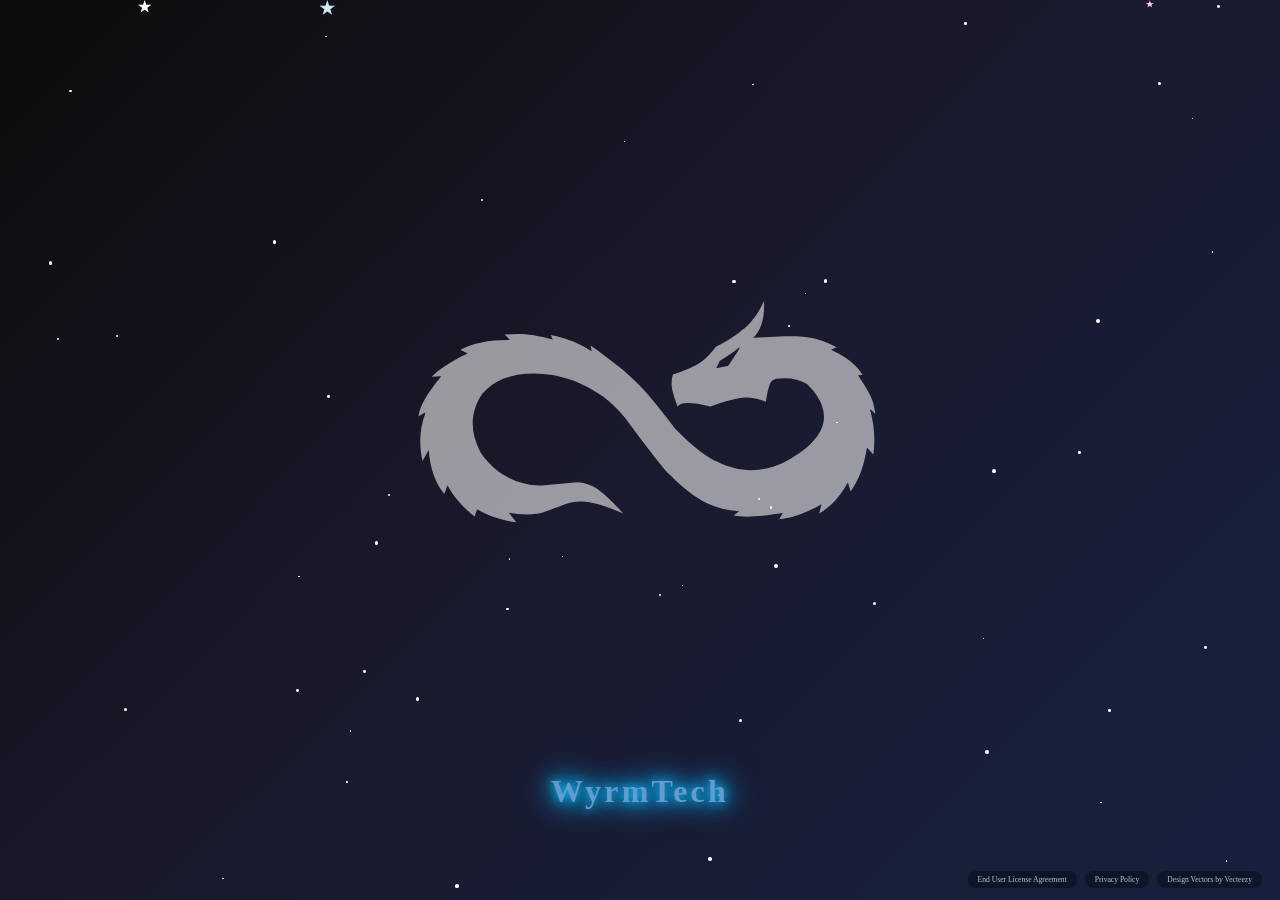
<file: index.html>
<!doctype html>
<html lang="en">
  <head>
    <meta charset="UTF-8" />
    <meta name="viewport" content="width=device-width, initial-scale=1.0" />
    <link rel="icon" href="favicon.svg" sizes="any" type="image/svg+xml" />
    <title>WyrmTech</title>
    <style>
      * {
        margin: 0;
        padding: 0;
        box-sizing: border-box;
      }

      body {
        height: 100vh;
        background: linear-gradient(135deg, #0c0c0c 0%, #1a1a2e 50%, #16213e 100%);
        overflow: hidden;
        display: flex;
        justify-content: center;
        align-items: center;
        font-family: Copperplate, Papyrus, fantasy;
      }

      .logo {
        font-size: 2rem;
        font-weight: bold;
        color: #6699cc;
        text-align: center;
        text-shadow:
          0 0 10px #00bfff,
          0 0 20px #00bfff,
          0 0 30px #00bfff,
          0 0 40px #0080ff,
          2px 2px 4px rgba(0, 0, 0, 0.3);
        animation: electricPulse 2s ease-in-out infinite alternate;
        letter-spacing: 0.1em;
        z-index: 10;
        position: relative;
        font-family: Copperplate, Papyrus, fantasy;
      }

      @keyframes electricPulse {
        0% {
          text-shadow:
            0 0 10px #00bfff,
            0 0 20px #00bfff,
            0 0 30px #00bfff,
            0 0 40px #0080ff,
            2px 2px 4px rgba(0, 0, 0, 0.3);
        }
        100% {
          text-shadow:
            0 0 20px #ffffff,
            0 0 30px #00bfff,
            0 0 40px #00bfff,
            0 0 50px #0080ff,
            0 0 60px #0080ff,
            2px 2px 4px rgba(0, 0, 0, 0.3);
        }
      }

      @media (max-width: 768px) {
        .logo {
          font-size: 1.2rem;
        }
      }

      .eula-link {
        position: fixed;
        left: 18px;
        bottom: 12px;
        font-size: 0.72rem;
        color: #d7e8ff;
        background: rgba(0, 0, 0, 0.35);
        padding: 6px 12px;
        border-radius: 999px;
        text-decoration: none;
        z-index: 100;
        font-family: inherit;
        transition:
          color 0.2s,
          background 0.2s;
      }
      .eula-link:hover,
      .eula-link:focus-visible {
        color: #fff;
        background: #6699cc;
      }
      .vecteezy-credit {
        position: fixed;
        right: 18px;
        bottom: 12px;
        font-size: 0.475rem;
        color: #b0c4de;
        background: rgba(0, 0, 0, 0.32);
        padding: 4px 10px;
        border-radius: 8px;
        text-decoration: none;
        z-index: 100;
        font-family: inherit;
        transition:
          color 0.2s,
          background 0.2s;
      }
      .vecteezy-credit:hover {
        color: #fff;
        background: #6699cc;
      }
    </style>
  </head>
  <body>
    <!-- Shooting stars background -->
    <div id="stars-bg"></div>
    <div class="dragon-bg">
      <!-- Dragon SVG background -->
      <!-- Dragon SVG background -->
      <svg
        class="dragon-svg"
        xmlns="http://www.w3.org/2000/svg"
        xmlns:xlink="http://www.w3.org/1999/xlink"
        width="100%"
        height="100%"
        viewBox="0 0 3000 3000"
        style="position: absolute; left: 50%; top: 50%; transform: translate(-50%, -50%); z-index: 1; opacity: 0.56; pointer-events: none; display: block"
      >
        <!-- Background removed -->
        <path
          fill-rule="nonzero"
          fill="#fff"
          fill-opacity="1"
          d="M 2049.160156 835.320312 L 2049.03125 835.390625 C 2020.480469 896.941406 1986.960938 940.679688 1948.46875 966.621094 C 1933.511719 982.558594 1895.699219 1006.738281 1835.058594 1039.179688 C 1811.488281 1071.460938 1788.941406 1094.359375 1767.390625 1107.878906 C 1738.878906 1126.929688 1697.761719 1145.089844 1644.039062 1162.371094 C 1638.75 1179.761719 1636.898438 1196.808594 1638.5 1213.539062 C 1640.96875 1234.589844 1649.929688 1265.378906 1665.378906 1305.921875 C 1675.179688 1283.859375 1723.660156 1283.328125 1810.820312 1304.320312 C 1880.03125 1279.820312 1928.109375 1266.910156 1955.039062 1265.609375 C 1982.921875 1262.371094 2016.96875 1268.300781 2057.191406 1283.390625 C 2064.199219 1240.089844 2070.449219 1213.269531 2075.949219 1202.929688 C 2080.601562 1191.101562 2089.941406 1183.890625 2103.949219 1181.289062 C 2157.921875 1174.769531 2203.289062 1182.460938 2240.039062 1204.390625 C 2369.761719 1334.21875 2332.25 1452.121094 2127.539062 1558.070312 C 2030.429688 1599.859375 1935.171875 1597.308594 1841.75 1550.398438 C 1804.25 1533.871094 1759.578125 1502.101562 1707.730469 1455.089844 L 1654.011719 1403.359375 C 1577.980469 1302.691406 1518.660156 1232.109375 1476.070312 1191.601562 C 1435.191406 1150.179688 1369.148438 1097.378906 1277.941406 1033.210938 L 1282.988281 1059.429688 C 1226.820312 1022.820312 1165.910156 998.511719 1100.230469 986.480469 L 1110.378906 1006.949219 C 1048.53125 990.660156 997.175781 982.589844 956.320312 982.738281 L 896.5 984.359375 L 919.90625 1008.429688 C 828.839844 1007.589844 755.398438 1022.058594 699.574219 1051.820312 L 731.535156 1068.609375 C 659.570312 1102.480469 606.460938 1137 572.214844 1172.148438 L 612.460938 1169.710938 C 613.675781 1169.949219 614.234375 1170.550781 614.140625 1171.519531 C 551.730469 1245.859375 518.125 1304.671875 513.324219 1347.960938 L 541.191406 1332.609375 C 542.5625 1332.28125 543.359375 1332.710938 543.585938 1333.910156 C 518.464844 1401.339844 514.398438 1472.410156 531.390625 1547.121094 L 558.546875 1497.359375 C 565.382812 1579.769531 588.535156 1644.910156 628 1692.789062 L 642.386719 1654.28125 C 666.773438 1701.988281 706.84375 1748.339844 762.601562 1793.320312 L 773.871094 1760.601562 C 818.765625 1788.550781 876.851562 1808.03125 948.128906 1819.058594 L 914.972656 1776.980469 C 965.007812 1785.441406 1005.601562 1786.929688 1036.75 1781.441406 C 1044.410156 1782.808594 1088.140625 1768.25 1167.941406 1737.78125 C 1185.910156 1731.871094 1206.839844 1728.339844 1230.699219 1727.191406 C 1273.171875 1725.019531 1337.558594 1742.671875 1423.871094 1780.140625 C 1357.378906 1707.179688 1308.480469 1665.390625 1277.160156 1654.789062 C 1255.878906 1645.351562 1235.25 1640.640625 1215.269531 1640.660156 L 1062.039062 1655.769531 C 1033.78125 1656.839844 1004.851562 1653.191406 975.261719 1644.820312 C 895.449219 1621.871094 832.824219 1575.410156 787.394531 1505.460938 C 740.484375 1413.070312 743.363281 1327.480469 796.023438 1248.710938 C 857.140625 1177.429688 952.191406 1148.078125 1081.179688 1160.660156 C 1172.621094 1170.730469 1257.769531 1204.738281 1336.609375 1262.691406 C 1365.261719 1283.78125 1396.800781 1314.519531 1431.210938 1354.929688 C 1547.070312 1511.910156 1613.5 1596.371094 1630.5 1608.320312 C 1690.050781 1668.738281 1744.980469 1710.808594 1795.269531 1734.519531 C 1838.539062 1754.941406 1886.238281 1766.871094 1938.378906 1770.308594 L 1913.898438 1788.511719 C 1924.070312 1790.050781 1934.570312 1791.308594 1945.390625 1792.269531 C 1979.171875 1796.820312 2041.558594 1792.171875 2132.558594 1778.320312 L 2116.789062 1805.460938 C 2173.230469 1800.609375 2235.691406 1778.410156 2304.160156 1738.859375 L 2294.480469 1779.960938 C 2347.109375 1748.820312 2389.558594 1702.578125 2421.808594 1641.261719 L 2433.730469 1681.769531 C 2470.449219 1630.910156 2494.589844 1565.699219 2506.128906 1486.140625 L 2534.808594 1517.769531 C 2544.058594 1451.328125 2539.171875 1385.21875 2520.128906 1319.441406 C 2520.488281 1318.011719 2521.390625 1317.628906 2522.828125 1318.308594 L 2544.269531 1338.191406 L 2536.730469 1297.410156 C 2529.859375 1267.859375 2507 1224.800781 2468.179688 1168.210938 C 2463.480469 1166.398438 2469.980469 1165.328125 2487.648438 1164.988281 C 2461.050781 1119.730469 2413.871094 1082.019531 2346.128906 1051.878906 L 2371.46875 1041.339844 C 2319.769531 1014.28125 2273.140625 998.898438 2231.609375 995.199219 C 2197.839844 989.53125 2120.789062 990.890625 2000.46875 999.28125 C 2036.019531 967.769531 2052.25 913.121094 2049.160156 835.320312 Z M 1940.878906 1040.320312 L 1940.929688 1040.640625 C 1941 1041.601562 1940.519531 1043.25 1939.519531 1045.578125 C 1936.519531 1051.808594 1934.050781 1056.460938 1932.101562 1059.539062 L 1890.839844 1122.101562 C 1888.988281 1123.78125 1885.769531 1125.121094 1881.171875 1126.109375 L 1841.230469 1133.28125 L 1837.058594 1132.808594 C 1838.839844 1129.679688 1843.398438 1120.179688 1850.730469 1104.300781 C 1851.441406 1103.109375 1852.230469 1102.148438 1853.109375 1101.421875 C 1881.898438 1085.289062 1911.160156 1064.921875 1940.878906 1040.320312 "
        />
        <path
          fill-rule="nonzero"
          fill="#fff"
          fill-opacity="1"
          d="M 1221.039062 1168.320312 L 1221.050781 1168.320312 C 1221.050781 1168.320312 1221.039062 1168.320312 1221.039062 1168.328125 C 1221.039062 1168.320312 1221.039062 1168.320312 1221.039062 1168.320312 "
        />
      </svg>
      <div class="logo">WyrmTech</div>
    </div>
    <style>
      .dragon-bg {
        position: absolute;
        left: 50%;
        top: 50%;
        transform: translate(-50%, -50%);
        width: 75vw;
        height: 75vw;
        max-width: 75vh;
        max-height: 75vh;
        display: flex;
        align-items: center;
        justify-content: center;
        z-index: 3;
        pointer-events: none;
        aspect-ratio: 1 / 1;
      }
      .dragon-bg .logo {
        z-index: 10;
        position: absolute;
        left: 50%;
        bottom: 0;
        top: auto;
        transform: translate(-50%, 60%);
        pointer-events: auto;
        animation: logoFloat 3.5s ease-in-out infinite alternate;
      }

      .dragon-svg {
        opacity: 0;
        animation:
          dragonFadeIn 1.5s ease-out 0.2s forwards,
          dragonGlow 2.5s ease-in-out infinite alternate;
      }

      @keyframes dragonFadeIn {
        from {
          opacity: 0;
        }
        to {
          opacity: 0.56;
        }
      }

      @keyframes dragonGlow {
        0% {
          filter: drop-shadow(0 0 0px #00bfff) drop-shadow(0 0 0px #fff);
        }
        100% {
          filter: drop-shadow(0 0 24px #00bfff) drop-shadow(0 0 8px #fff);
        }
      }

      @keyframes logoFloat {
        0% {
          transform: translate(-50%, 60%) translateY(0);
        }
        100% {
          transform: translate(-50%, 60%) translateY(-18px);
        }
      }
      @media (max-width: 768px) {
        .dragon-bg {
          width: 90vw;
          height: 90vw;
          max-width: 90vh;
          max-height: 90vh;
        }
        .dragon-bg svg {
          width: 100% !important;
          height: 100% !important;
        }
      }
    </style>
    <style>
      /* Falling stars and twinkle background */
      #stars-bg {
        position: fixed;
        left: 0;
        top: 0;
        width: 100vw;
        height: 100vh;
        pointer-events: none;
        z-index: 1;
      }
      .star {
        position: absolute;
        background: white;
        clip-path: polygon(50% 0%, 61% 35%, 98% 35%, 68% 57%, 79% 91%, 50% 70%, 21% 91%, 32% 57%, 2% 35%, 39% 35%);
        animation: fall linear infinite;
        animation-fill-mode: backwards;
      }
      .star::before {
        content: "";
        position: absolute;
        top: 50%;
        left: 50%;
        transform: translate(-50%, -50%);
        width: 100%;
        height: 100%;
        background: radial-gradient(circle, rgba(255, 255, 255, 0.8) 0%, rgba(255, 255, 255, 0.2) 70%, transparent 100%);
        border-radius: 50%;
      }
      @keyframes fall {
        0% {
          transform: translateY(-100vh) rotate(0deg);
          opacity: 0;
        }
        10% {
          opacity: 1;
        }
        90% {
          opacity: 1;
        }
        100% {
          transform: translateY(100vh) rotate(360deg);
          opacity: 0;
        }
      }
      .twinkle {
        position: absolute;
        background: white;
        border-radius: 50%;
        animation: twinkle 2s ease-in-out infinite;
      }
      @keyframes twinkle {
        0%,
        100% {
          opacity: 0.3;
          transform: scale(1);
        }
        50% {
          opacity: 1;
          transform: scale(1.2);
        }
      }
    </style>
    <style>
      .footer-links {
        position: fixed;
        right: 18px;
        bottom: 12px;
        display: flex;
        align-items: center;
        gap: 8px;
        z-index: 100;
        flex-wrap: wrap;
      }

      .eula-link,
      .privacy-link,
      .vecteezy-credit {
        position: static;
        left: auto;
        right: auto;
        bottom: auto;
        font-size: 0.475rem;
        color: #b0c4de;
        background: rgba(0, 0, 0, 0.32);
        padding: 4px 10px;
        border-radius: 8px;
        text-decoration: none;
        font-family: inherit;
        white-space: nowrap;
        transition:
          color 0.2s,
          background 0.2s;
      }

      .eula-link:hover,
      .eula-link:focus-visible,
      .privacy-link:hover,
      .privacy-link:focus-visible,
      .vecteezy-credit:hover,
      .vecteezy-credit:focus-visible {
        color: #fff;
        background: #6699cc;
      }
    </style>
    <script>
      function createStar() {
        const star = document.createElement("div");
        star.className = "star";
        const size = Math.random() * 15 + 5;
        star.style.width = size + "px";
        star.style.height = size + "px";
        star.style.left = Math.random() * window.innerWidth + "px";
        star.style.animationDuration = Math.random() * 3 + 2 + "s";
        star.style.animationDelay = Math.random() * 2 + "s";
        const colors = ["#ffffff", "#87ceeb", "#ffd700", "#ff69b4", "#98fb98"];
        star.style.background = colors[Math.floor(Math.random() * colors.length)];
        document.getElementById("stars-bg").appendChild(star);
        setTimeout(() => {
          star.remove();
        }, 8000);
      }
      function createTwinkleStar() {
        const twinkle = document.createElement("div");
        twinkle.className = "twinkle";
        const size = Math.random() * 3 + 1;
        twinkle.style.width = size + "px";
        twinkle.style.height = size + "px";
        twinkle.style.left = Math.random() * window.innerWidth + "px";
        twinkle.style.top = Math.random() * window.innerHeight + "px";
        twinkle.style.animationDelay = Math.random() * 2 + "s";
        document.getElementById("stars-bg").appendChild(twinkle);
        setTimeout(() => {
          twinkle.remove();
        }, 6000);
      }
      // Create initial background stars
      for (let i = 0; i < 50; i++) {
        setTimeout(createTwinkleStar, Math.random() * 1000);
      }
      // Continuously create falling stars
      setInterval(createStar, 300);
      // Replenish twinkling background stars
      setInterval(createTwinkleStar, 500);
    </script>
    <div class="footer-links">
      <a class="eula-link" href="eula/">End User License Agreement</a>
      <a class="privacy-link" href="privacy/">Privacy Policy</a>
      <a class="vecteezy-credit" href="https://www.vecteezy.com/free-vector/design" target="_blank" rel="noopener">Design Vectors by Vecteezy</a>
    </div>
  </body>
</html>
</file>
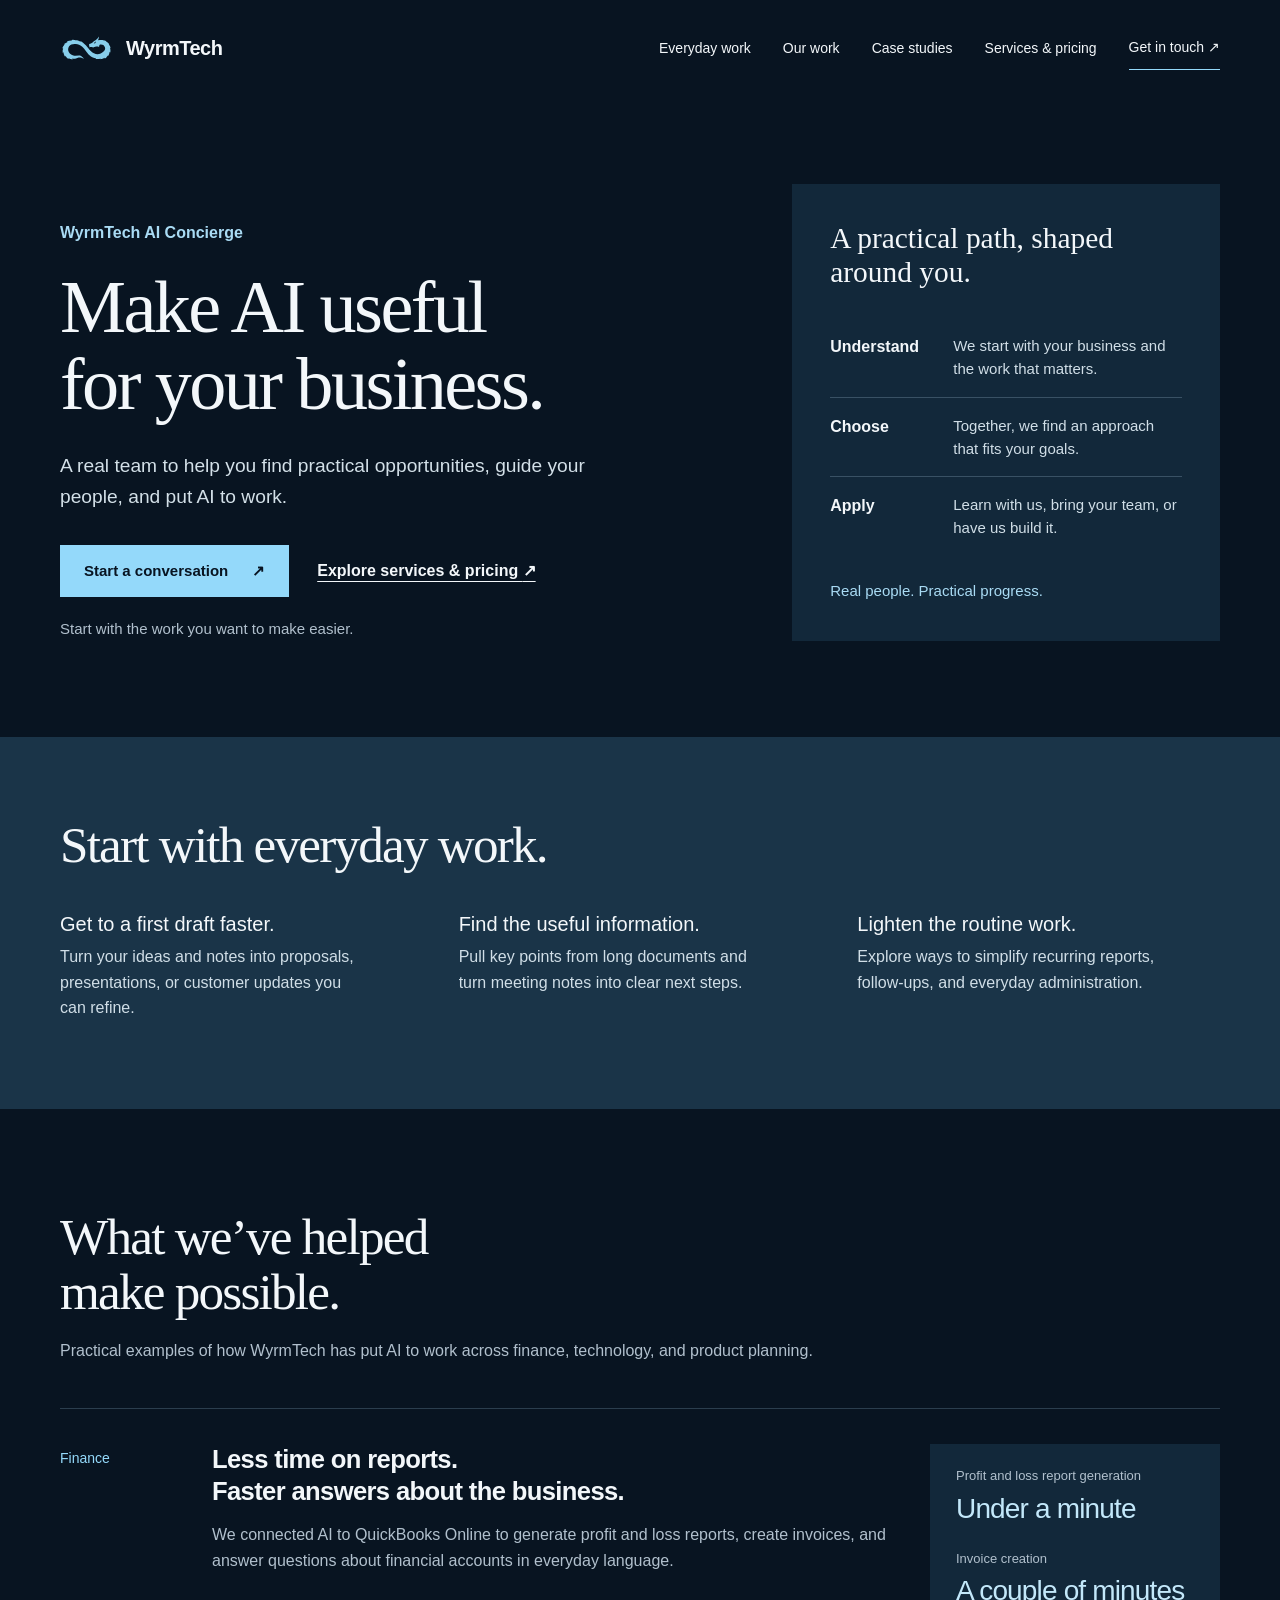
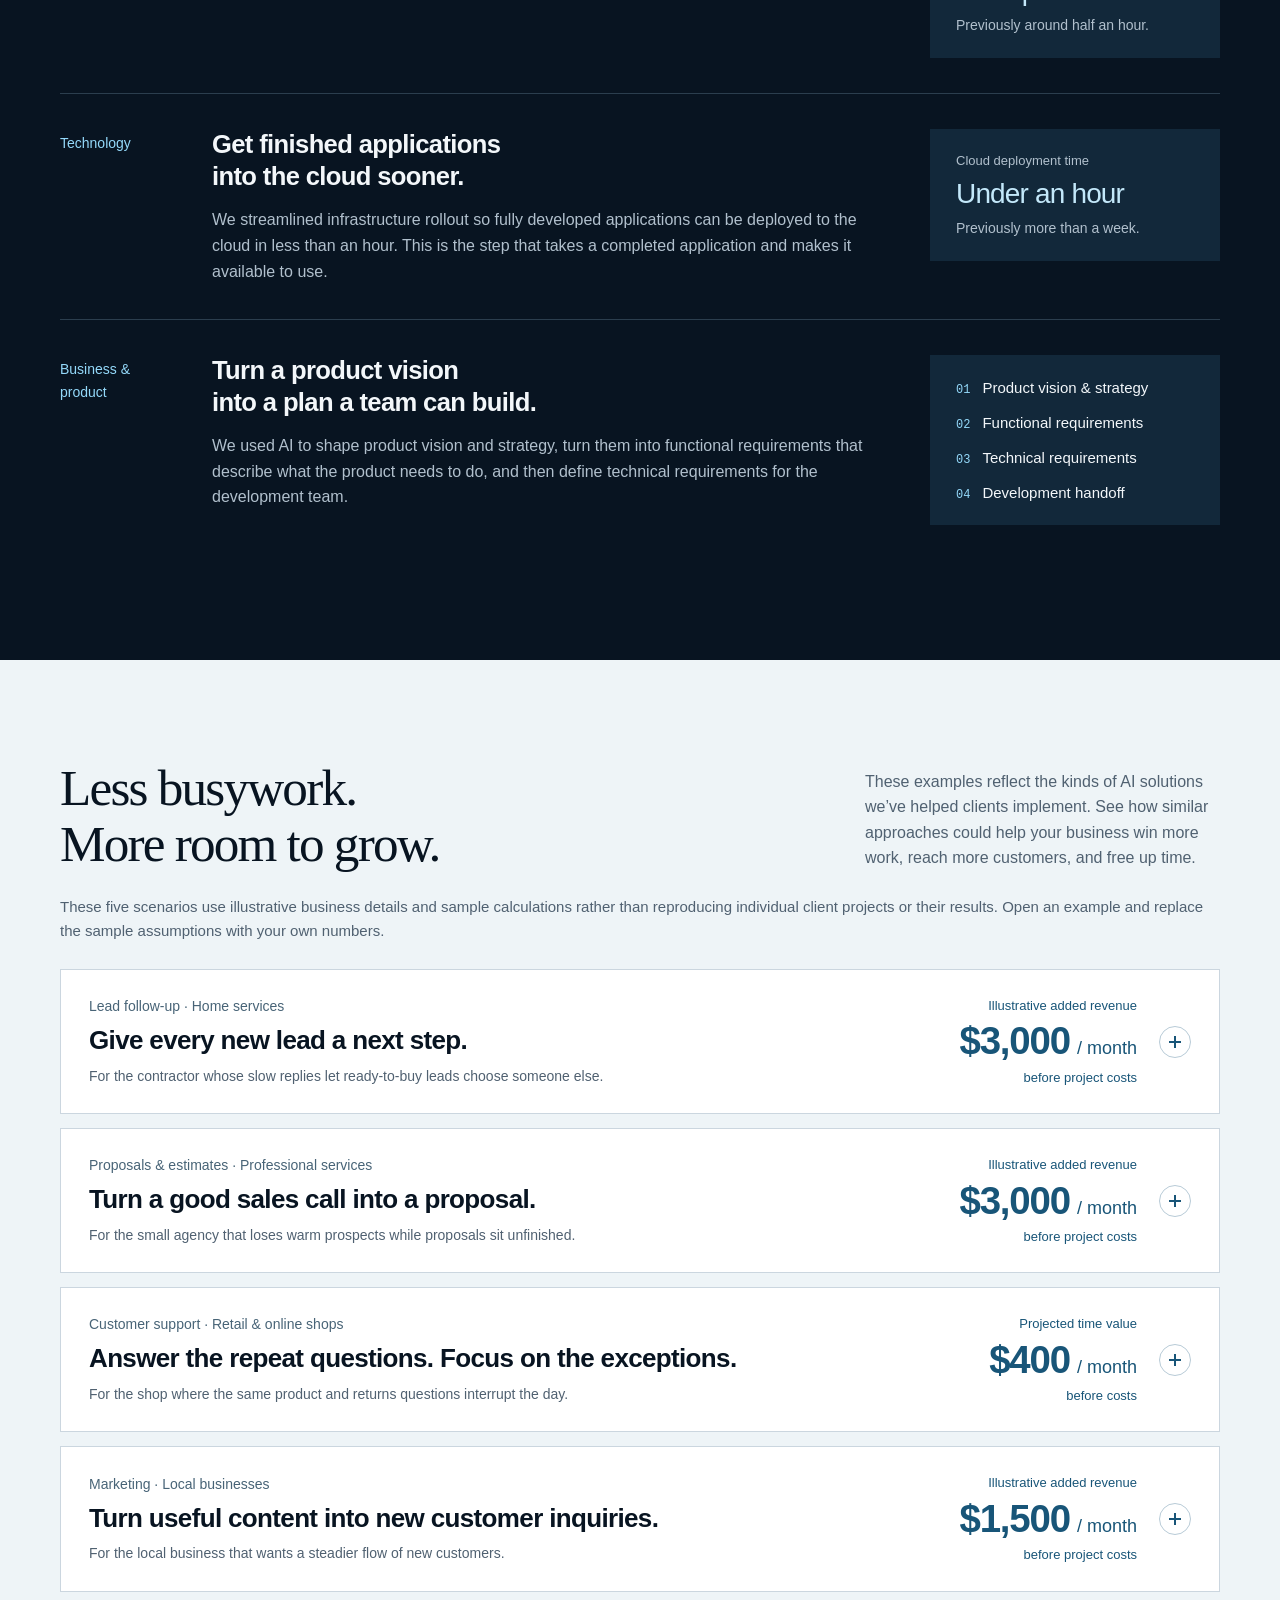
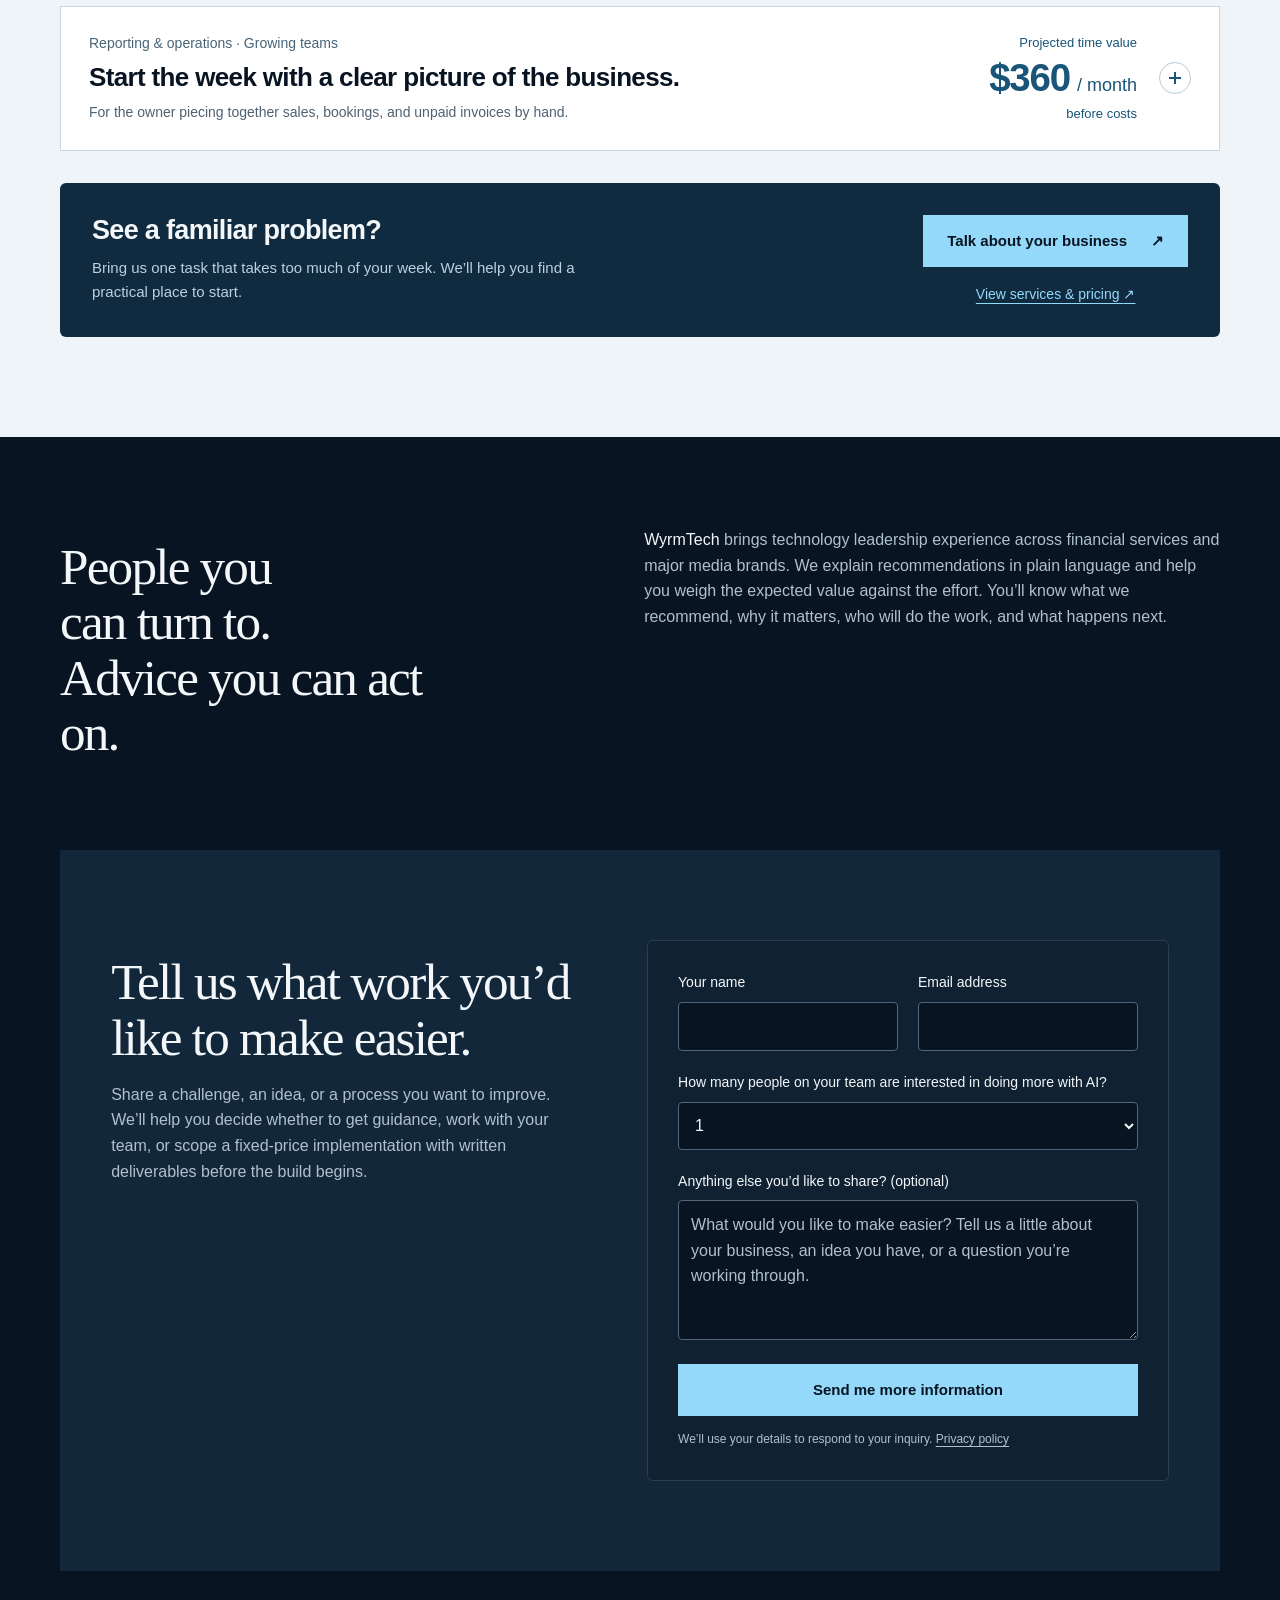
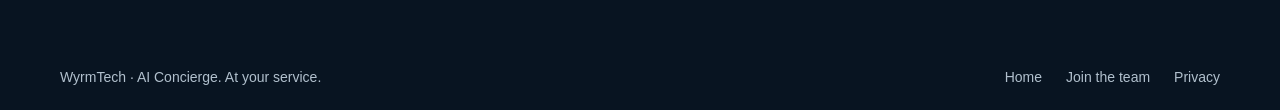
<file: ai/index.html>
<!doctype html>
<html lang="en">
  <head>
    <!-- Google tag (gtag.js) -->
    <script async src="https://www.googletagmanager.com/gtag/js?id=G-9FRRSLHYQ3"></script>
    <script>
      window.dataLayer = window.dataLayer || [];
      function gtag() {
        dataLayer.push(arguments);
      }
      gtag("js", new Date());
      gtag("config", "G-9FRRSLHYQ3");
    </script>
    <meta charset="UTF-8" />
    <meta name="viewport" content="width=device-width, initial-scale=1.0" />
    <meta name="description" content="Explore practical AI case studies for small businesses: lead follow-up, proposals, customer support, marketing, and reporting. AI Concierge by WyrmTech." />
    <meta name="theme-color" content="#081421" />
    <link rel="icon" href="../favicon.svg" type="image/svg+xml" />
    <title>AI Concierge for Your Business | WyrmTech</title>
    <link rel="stylesheet" href="styles.css?v=20261027-summary-estimates" />
    <link rel="stylesheet" href="refresh.css?v=20261027-flow" />
  </head>
  <body class="main-page">
    <a class="skip-link" href="#main">Skip to content</a>
    <header class="header wrap">
      <a class="brand" href="../index.html" aria-label="WyrmTech home"><img src="../world-dragon-simple.svg" alt="" width="53" height="30" />WyrmTech</a>
      <nav class="nav" aria-label="Page navigation">
        <a class="nav-detail" href="#possibilities">Everyday work</a>
        <a class="nav-detail" href="#our-work">Our work</a>
        <a class="nav-detail" href="#case-studies">Case studies</a>
        <a class="nav-detail" href="sign-up/">Services &amp; pricing</a>
        <a class="nav-contact" href="#contact">Get in touch <span aria-hidden="true">↗</span></a>
      </nav>
    </header>
    <main id="main">
      <section class="hero wrap" aria-labelledby="page-title">
        <div class="hero-intro">
          <p class="hero-identity">WyrmTech AI Concierge</p>
          <h1 id="page-title">Make AI useful<br />for your business.</h1>
          <p class="hero-copy">A real team to help you find practical opportunities, guide your people, and put AI to work.</p>
          <div class="hero-actions">
            <a class="button" href="#contact">Start a conversation <span aria-hidden="true">↗</span></a>
            <a class="hero-secondary" href="sign-up/">Explore services &amp; pricing <span aria-hidden="true">↗</span></a>
          </div>
          <p class="hero-note">Start with the work you want to make easier.</p>
        </div>
        <div class="hero-brief" id="services" aria-label="The AI Concierge approach">
          <p class="brief-heading">A practical path, shaped around you.</p>
          <div class="brief-line"><strong>Understand</strong><span>We start with your business and the work that matters.</span></div>
          <div class="brief-line"><strong>Choose</strong><span>Together, we find an approach that fits your goals.</span></div>
          <div class="brief-line"><strong>Apply</strong><span>Learn with us, bring your team, or have us build it.</span></div>
          <p class="brief-signoff">Real people. Practical progress.</p>
        </div>
      </section>

      <section class="possibilities" id="possibilities" aria-labelledby="possibilities-title">
        <div class="wrap possibilities-inner">
          <h2 id="possibilities-title">Start with everyday work.</h2>
          <div class="examples">
            <article class="example">
              <svg viewBox="0 0 24 24" fill="none" stroke="currentColor" stroke-width="1.5" aria-hidden="true"><path d="M14 3H5v18h14V8zm0 0v5h5M8 12h8M8 16h6" /></svg>
              <div>
                <h3>Get to a first draft faster.</h3>
                <p>Turn your ideas and notes into proposals, presentations, or customer updates you can refine.</p>
              </div>
            </article>
            <article class="example">
              <svg viewBox="0 0 24 24" fill="none" stroke="currentColor" stroke-width="1.5" aria-hidden="true">
                <circle cx="10.5" cy="10.5" r="6.5" />
                <path d="m15.5 15.5 5 5M8 8h5M8 11h4" />
              </svg>
              <div>
                <h3>Find the useful information.</h3>
                <p>Pull key points from long documents and turn meeting notes into clear next steps.</p>
              </div>
            </article>
            <article class="example">
              <svg viewBox="0 0 24 24" fill="none" stroke="currentColor" stroke-width="1.5" aria-hidden="true"><path d="M19 8a8 8 0 0 0-14-1M5 3v4h4M5 16a8 8 0 0 0 14 1m0 4v-4h-4" /></svg>
              <div>
                <h3>Lighten the routine work.</h3>
                <p>Explore ways to simplify recurring reports, follow-ups, and everyday administration.</p>
              </div>
            </article>
          </div>
        </div>
      </section>

      <section class="work wrap" id="our-work" aria-labelledby="work-title">
        <div class="work-heading">

          <h2 id="work-title">What we’ve helped<br />make possible.</h2>
          <p>Practical examples of how WyrmTech has put AI to work across finance, technology, and product planning.</p>
        </div>
        <article class="work-example" aria-labelledby="finance-example-title">
          <p class="work-category">Finance</p>
          <div class="work-copy">
            <h3 id="finance-example-title">Less time on reports.<br />Faster answers about the business.</h3>
            <p>We connected AI to QuickBooks Online to generate profit and loss reports, create invoices, and answer questions about financial accounts in everyday language.</p>
          </div>
          <div class="work-result" aria-label="Finance results from this work">
            <div class="result-metric">
              <p class="result-label">Profit and loss report generation</p>
              <strong class="result-value">Under a minute</strong>
            </div>
            <div class="result-metric">
              <p class="result-label">Invoice creation</p>
              <strong class="result-value">A couple of minutes</strong>
              <p class="result-detail">Previously around half an hour.</p>
            </div>
          </div>
        </article>
        <article class="work-example" aria-labelledby="cloud-example-title">
          <p class="work-category">Technology</p>
          <div class="work-copy">
            <h3 id="cloud-example-title">Get finished applications<br />into the cloud sooner.</h3>
            <p>
              We streamlined infrastructure rollout so fully developed applications can be deployed to the cloud in less than an hour. This is the step that takes a completed application and makes it
              available to use.
            </p>
          </div>
          <div class="work-result" aria-label="Cloud deployment results from this work">
            <p class="result-label">Cloud deployment time</p>
            <strong class="result-value">Under an hour</strong>
            <p class="result-detail">Previously more than a week.</p>
          </div>
        </article>
        <article class="work-example" aria-labelledby="product-example-title">
          <p class="work-category">Business &amp; product</p>
          <div class="work-copy">
            <h3 id="product-example-title">Turn a product vision<br />into a plan a team can build.</h3>
            <p>
              We used AI to shape product vision and strategy, turn them into functional requirements that describe what the product needs to do, and then define technical requirements for the
              development team.
            </p>
          </div>
          <div class="work-result">
            <ol class="product-flow" aria-label="From product vision to development handoff">
              <li>Product vision &amp; strategy</li>
              <li>Functional requirements</li>
              <li>Technical requirements</li>
              <li>Development handoff</li>
            </ol>
          </div>
        </article>
      </section>

      <section class="case-studies" id="case-studies" aria-labelledby="case-studies-title">
        <!-- Keep existing links to the former engagement section working. -->
        <div class="wrap" id="engagements">
          <div class="case-section-top">
            <div>

              <h2 id="case-studies-title">Less busywork.<br />More room to grow.</h2>
            </div>
            <p class="case-section-intro">These examples reflect the kinds of AI solutions we’ve helped clients implement. See how similar approaches could help your business win more work, reach more customers, and free up time.</p>
          </div>
          <p class="case-context">These five scenarios use illustrative business details and sample calculations rather than reproducing individual client projects or their results. Open an example and replace the sample assumptions with your own numbers.</p>

          <div class="case-list">
            <details class="case-study" id="lead-follow-up">
              <summary>
                <div class="case-summary-grid">
                  <div class="case-heading-copy">
                    <span class="case-category">Lead follow-up · Home services</span>
                    <h3 class="case-title">Give every new lead a next step.</h3>
                    <span class="case-preview">For the contractor whose slow replies let ready-to-buy leads choose someone else.</span>
                  </div>
                  <div class="case-estimate"><span data-roi-preview-label>Illustrative added revenue</span>
                    <span class="case-estimate-amount"><strong data-roi-preview>$3,000</strong><span data-roi-preview-unit> / month</span></span>
                    <span data-roi-preview-period>before project costs</span>
                    <span data-roi-preview-roi hidden>Year-one ROI: <span data-roi-preview-roi-value>—</span></span>
                  </div>
                  <span class="case-toggle" aria-hidden="true"></span>
                </div>
              </summary>
              <div class="case-body">
                <div class="case-workflow">
                  <div>
                    <h4>The everyday problem</h4>
                    <p>New inquiries arrive during jobs and after hours. The owner catches up at night, asks the same questions, and sometimes loses track of who still needs a reply.</p>
                  </div>
                  <div>
                    <h4>A workflow with AI</h4>
                    <p>
                      AI sorts each inquiry, drafts a relevant reply asking for missing details, and flags promising jobs for prompt follow-up. The owner checks the reply, confirms availability, and sends it.
                    </p>
                  </div>
                  <div class="case-benefit">
                    <h4>What could improve</h4>
                    <p><strong>More inquiries can become paid jobs.</strong> Prompt, relevant follow-up gives interested prospects a clear path from first message to completed work.</p>
                  </div>
                </div>
                <div class="case-pilot">
                  <p><strong>Start small</strong>Try one website inquiry form and one service area.</p>
                  <p><strong>Measure the change</strong>Inquiry-to-completed-job rate, average job revenue, and time to first reply.</p>
                </div>

                <section class="case-roi" data-roi data-roi-model="conversion" data-unit="completed jobs" data-source-unit="inquiries" data-sale-unit="completed job" aria-labelledby="lead-follow-up-roi-title">
                  <div class="roi-heading">
                    <div>
                      <p class="roi-kicker">Illustrative projection · USD</p>
                      <h4 id="lead-follow-up-roi-title">What could faster lead follow-up add to sales?</h4>
                    </div>
                    <button class="roi-reset" type="button" hidden>Reset example</button>
                  </div>
                  <p class="roi-intro">Model the sales impact if a higher share of inquiries becomes completed jobs. The sample rate change is illustrative, not a forecast.</p>
                  <div class="roi-layout">
                    <div class="roi-inputs">
                      <fieldset class="roi-assumptions" disabled>
                        <legend>1. Adjust the sales assumptions</legend>
                        <div class="roi-fields roi-fields-revenue">
                          <div>
                            <label for="lead-follow-up-volume">Inquiries per month</label>
                            <input id="lead-follow-up-volume" data-roi-input="volume" type="number" min="0" max="1000000" step="1" value="80" inputmode="decimal" />
                          </div>
                          <div>
                            <label for="lead-follow-up-baseRate">Current inquiry-to-job rate (%)</label>
                            <input id="lead-follow-up-baseRate" data-roi-input="baseRate" type="number" min="0" max="100" step="0.01" value="20" inputmode="decimal" />
                          </div>
                          <div>
                            <label for="lead-follow-up-targetRate">Possible inquiry-to-job rate (%)</label>
                            <input id="lead-follow-up-targetRate" data-roi-input="targetRate" type="number" min="0" max="100" step="0.01" value="25" inputmode="decimal" />
                          </div>
                          <div>
                            <label for="lead-follow-up-avgSale">Average revenue per completed job ($)</label>
                            <input id="lead-follow-up-avgSale" data-roi-input="avgSale" type="number" min="0" max="1000000000" step="0.01" value="750" inputmode="decimal" />
                          </div>
                          <div>
                            <label for="lead-follow-up-margin">Gross margin on added sales (%)</label>
                            <input id="lead-follow-up-margin" data-roi-input="margin" type="number" min="0" max="100" step="0.01" value="30" inputmode="decimal" />
                          </div>
                        </div>
                        <p class="roi-field-note">Use your actual conversion rates, sale value, and margin when available. Gross margin is the share of sales left after direct delivery costs.</p>
                      </fieldset>
                      <fieldset class="roi-costs" disabled>
                        <legend>2. Add your expected costs</legend>
                        <div class="roi-fields">
                          <div>
                            <label for="lead-follow-up-monthly-cost">Ongoing cost / month ($)</label>
                            <input id="lead-follow-up-monthly-cost" data-roi-input="monthlyCost" type="number" min="0" max="1000000000" step="0.01" placeholder="Enter your estimate" inputmode="decimal" aria-describedby="lead-follow-up-cost-note" />
                          </div>
                          <div>
                            <label for="lead-follow-up-setup-cost">One-time setup cost ($)</label>
                            <input id="lead-follow-up-setup-cost" data-roi-input="setupCost" type="number" min="0" max="1000000000" step="0.01" placeholder="Enter your estimate" inputmode="decimal" aria-describedby="lead-follow-up-cost-note" />
                          </div>
                        </div>
                        <p class="roi-field-note" id="lead-follow-up-cost-note">Include service, software, and other project costs. Enter 0 for a cost you do not expect. <a href="sign-up/">View service pricing ↗</a></p>
                      </fieldset>
                    </div>
                    <div class="roi-results" aria-live="polite" aria-atomic="true">
                      <p class="roi-result-label">Projected monthly revenue change</p>
                      <strong class="roi-monthly-value" data-roi-output="monthlyRevenue">$3,000</strong>
                      <p class="roi-time"><span data-roi-output="salesCount">4</span> <span data-roi-sales-description>additional completed jobs</span> / month on average</p>
                      <dl class="roi-totals">
                        <div><dt>Annual revenue change</dt><dd data-roi-output="annualRevenue">$36,000</dd></div>
                        <div><dt>Annual gross profit change, before project costs</dt><dd data-roi-output="annualProfit">$10,800</dd></div>
                        <div><dt>Year-one net contribution</dt><dd data-roi-output="netValue">—</dd></div>
                        <div><dt>Year-one ROI</dt><dd data-roi-output="roi">—</dd></div>
                      </dl>
                      <p class="roi-status" data-roi-status>Enter both costs to see net contribution and ROI.</p>
                    </div>
                  </div>
                  <p class="roi-equation" data-roi-equation>80 inquiries × (25% − 20%) × $750 per completed job = $3,000 / month in added revenue.</p>
                  <p class="roi-caveat">A 5 percentage point higher close rate means about 4 more completed jobs per month in this example. Count completed, paid work; avoid counting inquiries or bookings that do not turn into sales. Actual results depend on demand, execution, and your sales process. The annual figures assume the same monthly change for 12 months.</p>
                  <p class="roi-method">Gross profit change = revenue change × gross margin. Year-one net contribution = annual gross profit change − (12 × ongoing monthly cost + setup cost). ROI = net contribution ÷ those total costs × 100. The model assumes capacity for added sales without changing other overhead. Count shared costs once if you combine workflows.</p>
                  <noscript><p class="roi-field-note">Enable JavaScript to adjust this example and calculate ROI with your own costs.</p></noscript>
                </section>
              </div>
            </details>

            <details class="case-study" id="faster-proposals">
              <summary>
                <div class="case-summary-grid">
                  <div class="case-heading-copy">
                    <span class="case-category">Proposals &amp; estimates · Professional services</span>
                    <h3 class="case-title">Turn a good sales call into a proposal.</h3>
                    <span class="case-preview">For the small agency that loses warm prospects while proposals sit unfinished.</span>
                  </div>
                  <div class="case-estimate"><span data-roi-preview-label>Illustrative added revenue</span>
                    <span class="case-estimate-amount"><strong data-roi-preview>$3,000</strong><span data-roi-preview-unit> / month</span></span>
                    <span data-roi-preview-period>before project costs</span>
                    <span data-roi-preview-roi hidden>Year-one ROI: <span data-roi-preview-roi-value>—</span></span>
                  </div>
                  <span class="case-toggle" aria-hidden="true"></span>
                </div>
              </summary>
              <div class="case-body">
                <div class="case-workflow">
                  <div>
                    <h4>The everyday problem</h4>
                    <p>A promising call ends with scattered notes. Someone copies an old proposal, rewrites the scope, and checks for details left over from the previous client.</p>
                  </div>
                  <div>
                    <h4>A workflow with AI</h4>
                    <p>
                      AI turns the call notes, approved service descriptions, and a proposal template into a first draft. It flags missing information. The owner confirms the scope, prices, and
                      delivery dates before sending.
                    </p>
                  </div>
                  <div class="case-benefit">
                    <h4>What could improve</h4>
                    <p><strong>More proposals can turn into signed projects.</strong> A prompt, tailored offer keeps momentum after the sales call and makes the next step clear.</p>
                  </div>
                </div>
                <div class="case-pilot">
                  <p><strong>Start small</strong>Use one repeatable service package and an approved template.</p>
                  <p><strong>Measure the change</strong>Proposal win rate, average signed project value, and time from call to proposal.</p>
                </div>

                <section class="case-roi" data-roi data-roi-model="conversion" data-unit="won projects" data-source-unit="proposals" data-sale-unit="won project" aria-labelledby="faster-proposals-roi-title">
                  <div class="roi-heading">
                    <div>
                      <p class="roi-kicker">Illustrative projection · USD</p>
                      <h4 id="faster-proposals-roi-title">What could more accepted proposals add to sales?</h4>
                    </div>
                    <button class="roi-reset" type="button" hidden>Reset example</button>
                  </div>
                  <p class="roi-intro">Model the sales impact if timely, relevant proposals improve your win rate. The sample rate change is illustrative, not a forecast.</p>
                  <div class="roi-layout">
                    <div class="roi-inputs">
                      <fieldset class="roi-assumptions" disabled>
                        <legend>1. Adjust the sales assumptions</legend>
                        <div class="roi-fields roi-fields-revenue">
                          <div>
                            <label for="faster-proposals-volume">Proposals sent per month</label>
                            <input id="faster-proposals-volume" data-roi-input="volume" type="number" min="0" max="1000000" step="1" value="12" inputmode="decimal" />
                          </div>
                          <div>
                            <label for="faster-proposals-baseRate">Current proposal win rate (%)</label>
                            <input id="faster-proposals-baseRate" data-roi-input="baseRate" type="number" min="0" max="100" step="0.01" value="20" inputmode="decimal" />
                          </div>
                          <div>
                            <label for="faster-proposals-targetRate">Possible proposal win rate (%)</label>
                            <input id="faster-proposals-targetRate" data-roi-input="targetRate" type="number" min="0" max="100" step="0.01" value="30" inputmode="decimal" />
                          </div>
                          <div>
                            <label for="faster-proposals-avgSale">Average revenue per won project ($)</label>
                            <input id="faster-proposals-avgSale" data-roi-input="avgSale" type="number" min="0" max="1000000000" step="0.01" value="2500" inputmode="decimal" />
                          </div>
                          <div>
                            <label for="faster-proposals-margin">Gross margin on added sales (%)</label>
                            <input id="faster-proposals-margin" data-roi-input="margin" type="number" min="0" max="100" step="0.01" value="40" inputmode="decimal" />
                          </div>
                        </div>
                        <p class="roi-field-note">Use your actual conversion rates, sale value, and margin when available. Gross margin is the share of sales left after direct delivery costs.</p>
                      </fieldset>
                      <fieldset class="roi-costs" disabled>
                        <legend>2. Add your expected costs</legend>
                        <div class="roi-fields">
                          <div>
                            <label for="faster-proposals-monthly-cost">Ongoing cost / month ($)</label>
                            <input id="faster-proposals-monthly-cost" data-roi-input="monthlyCost" type="number" min="0" max="1000000000" step="0.01" placeholder="Enter your estimate" inputmode="decimal" aria-describedby="faster-proposals-cost-note" />
                          </div>
                          <div>
                            <label for="faster-proposals-setup-cost">One-time setup cost ($)</label>
                            <input id="faster-proposals-setup-cost" data-roi-input="setupCost" type="number" min="0" max="1000000000" step="0.01" placeholder="Enter your estimate" inputmode="decimal" aria-describedby="faster-proposals-cost-note" />
                          </div>
                        </div>
                        <p class="roi-field-note" id="faster-proposals-cost-note">Include service, software, and other project costs. Enter 0 for a cost you do not expect. <a href="sign-up/">View service pricing ↗</a></p>
                      </fieldset>
                    </div>
                    <div class="roi-results" aria-live="polite" aria-atomic="true">
                      <p class="roi-result-label">Projected monthly revenue change</p>
                      <strong class="roi-monthly-value" data-roi-output="monthlyRevenue">$3,000</strong>
                      <p class="roi-time"><span data-roi-output="salesCount">1.2</span> <span data-roi-sales-description>additional won projects</span> / month on average</p>
                      <dl class="roi-totals">
                        <div><dt>Annual revenue change</dt><dd data-roi-output="annualRevenue">$36,000</dd></div>
                        <div><dt>Annual gross profit change, before project costs</dt><dd data-roi-output="annualProfit">$14,400</dd></div>
                        <div><dt>Year-one net contribution</dt><dd data-roi-output="netValue">—</dd></div>
                        <div><dt>Year-one ROI</dt><dd data-roi-output="roi">—</dd></div>
                      </dl>
                      <p class="roi-status" data-roi-status>Enter both costs to see net contribution and ROI.</p>
                    </div>
                  </div>
                  <p class="roi-equation" data-roi-equation>12 proposals × (30% − 20%) × $2,500 per won project = $3,000 / month in added revenue.</p>
                  <p class="roi-caveat">The 1.2 additional wins are a monthly average, not a fractional project sold. Count only signed, delivered work in your actual results. Actual results depend on demand, execution, and your sales process. The annual figures assume the same monthly change for 12 months.</p>
                  <p class="roi-method">Gross profit change = revenue change × gross margin. Year-one net contribution = annual gross profit change − (12 × ongoing monthly cost + setup cost). ROI = net contribution ÷ those total costs × 100. The model assumes capacity for added sales without changing other overhead. Count shared costs once if you combine workflows.</p>
                  <noscript><p class="roi-field-note">Enable JavaScript to adjust this example and calculate ROI with your own costs.</p></noscript>
                </section>
              </div>
            </details>

            <details class="case-study" id="customer-support">
              <summary>
                <div class="case-summary-grid">
                  <div class="case-heading-copy">
                    <span class="case-category">Customer support · Retail &amp; online shops</span>
                    <h3 class="case-title">Answer the repeat questions. Focus on the exceptions.</h3>
                    <span class="case-preview">For the shop where the same product and returns questions interrupt the day.</span>
                  </div>
                  <div class="case-estimate"><span data-roi-preview-label>Projected time value</span>
                    <span class="case-estimate-amount"><strong data-roi-preview>$400</strong><span data-roi-preview-unit> / month</span></span>
                    <span data-roi-preview-period>before costs</span>
                  </div>
                  <span class="case-toggle" aria-hidden="true"></span>
                </div>
              </summary>
              <div class="case-body">
                <div class="case-workflow">
                  <div>
                    <h4>The everyday problem</h4>
                    <p>Staff repeatedly look up product details, care instructions, and return policies. Routine emails compete with customers who need individual attention.</p>
                  </div>
                  <div>
                    <h4>A workflow with AI</h4>
                    <p>
                      AI finds relevant answers in approved product information and policies, then drafts a reply with a link to its source. Staff review it; uncertain questions, complaints, and
                      refund decisions go to a person.
                    </p>
                  </div>
                  <div class="case-benefit">
                    <h4>What could improve</h4>
                    <p><strong>Less time searching for the same answers.</strong> More consistent replies and more room for the conversations that need a personal touch.</p>
                  </div>
                </div>
                <div class="case-pilot">
                  <p><strong>Start small</strong>Build an answer library for your ten most common questions.</p>
                  <p><strong>Measure the change</strong>Handling time, reply corrections, and customer satisfaction.</p>
                </div>

                <section class="case-roi" data-roi data-unit="questions" aria-labelledby="customer-support-roi-title">
                  <div class="roi-heading">
                    <div>
                      <p class="roi-kicker">Illustrative projection · USD</p>
                      <h4 id="customer-support-roi-title">What could this be worth to you?</h4>
                    </div>
                    <button class="roi-reset" type="button" hidden>Reset example</button>
                  </div>
                  <p class="roi-intro">These sample assumptions are a starting point. Use time saved after reviewing and correcting AI’s work.</p>
                  <div class="roi-layout">
                    <div class="roi-inputs">
                      <fieldset class="roi-assumptions" disabled>
                        <legend>1. Adjust the time savings</legend>
                        <div class="roi-fields roi-fields-three">
                          <div>
                            <label for="customer-support-volume">Questions per month</label>
                            <input id="customer-support-volume" data-roi-input="volume" type="number" min="0" max="1000000" step="1" value="200" inputmode="numeric" />
                          </div>
                          <div>
                            <label for="customer-support-minutes">Minutes saved per question</label>
                            <input id="customer-support-minutes" data-roi-input="minutes" type="number" min="0" max="1440" step="0.1" value="4" inputmode="decimal" />
                          </div>
                          <div>
                            <label for="customer-support-rate">Value of one hour ($)</label>
                            <input id="customer-support-rate" data-roi-input="rate" type="number" min="0" max="100000" step="0.01" value="30" inputmode="decimal" />
                          </div>
                        </div>
                        <p class="roi-field-note">Use the value of the owner’s time or the employee’s total hourly cost.</p>
                      </fieldset>
                      <fieldset class="roi-costs" disabled>
                        <legend>2. Add your expected costs</legend>
                        <div class="roi-fields">
                          <div>
                            <label for="customer-support-monthly-cost">Ongoing cost / month ($)</label>
                            <input
                              id="customer-support-monthly-cost"
                              data-roi-input="monthlyCost"
                              type="number"
                              min="0"
                              max="1000000000"
                              step="0.01"
                              placeholder="Enter your estimate"
                              inputmode="decimal"
                              aria-describedby="customer-support-cost-note"
                            />
                          </div>
                          <div>
                            <label for="customer-support-setup-cost">One-time setup cost ($)</label>
                            <input
                              id="customer-support-setup-cost"
                              data-roi-input="setupCost"
                              type="number"
                              min="0"
                              max="1000000000"
                              step="0.01"
                              placeholder="Enter your estimate"
                              inputmode="decimal"
                              aria-describedby="customer-support-cost-note"
                            />
                          </div>
                        </div>
                        <p class="roi-field-note" id="customer-support-cost-note">
                          Include service and software fees, maintenance, and setup or training time. Enter 0 for a cost you do not expect. <a href="sign-up/">View service pricing ↗</a>
                        </p>
                      </fieldset>
                    </div>
                    <div class="roi-results" aria-live="polite" aria-atomic="true">
                      <p class="roi-result-label">Potential monthly time value</p>
                      <strong class="roi-monthly-value" data-roi-output="monthlyValue">$400</strong>
                      <p class="roi-time"><span data-roi-output="hours">13.3</span> hours freed / month</p>
                      <dl class="roi-totals">
                        <div>
                          <dt>Annual time value, before costs</dt>
                          <dd data-roi-output="annualValue">$4,800</dd>
                        </div>
                        <div>
                          <dt>Year-one net value</dt>
                          <dd data-roi-output="netValue">—</dd>
                        </div>
                        <div>
                          <dt>Year-one ROI</dt>
                          <dd data-roi-output="roi">—</dd>
                        </div>
                      </dl>
                      <p class="roi-status" data-roi-status>Enter both costs to see net value and ROI.</p>
                    </div>
                  </div>
                  <p class="roi-equation" data-roi-equation>200 questions × 4 minutes ÷ 60 × $30 per hour = $400 / month in time value.</p>
                  <p class="roi-caveat">
                    Time value represents capacity freed for other work. Cash savings depend on reducing actual spending. These examples assume the same monthly benefit for 12 months; actual results
                    depend on adoption and your workflow.
                  </p>
                  <p class="roi-method">
                    Year-one net value = annual time value − (12 × ongoing monthly cost + setup cost). ROI = net value ÷ those total costs × 100. Evaluate each workflow separately; count shared time
                    savings and costs once.
                  </p>
                  <noscript><p class="roi-field-note">Enable JavaScript to adjust this example and calculate ROI with your own costs.</p></noscript>
                </section>
              </div>
            </details>

            <details class="case-study" id="consistent-marketing">
              <summary>
                <div class="case-summary-grid">
                  <div class="case-heading-copy">
                    <span class="case-category">Marketing · Local businesses</span>
                    <h3 class="case-title">Turn useful content into new customer inquiries.</h3>
                    <span class="case-preview">For the local business that wants a steadier flow of new customers.</span>
                  </div>
                  <div class="case-estimate"><span data-roi-preview-label>Illustrative added revenue</span>
                    <span class="case-estimate-amount"><strong data-roi-preview>$1,500</strong><span data-roi-preview-unit> / month</span></span>
                    <span data-roi-preview-period>before project costs</span>
                    <span data-roi-preview-roi hidden>Year-one ROI: <span data-roi-preview-roi-value>—</span></span>
                  </div>
                  <span class="case-toggle" aria-hidden="true"></span>
                </div>
              </summary>
              <div class="case-body">
                <div class="case-workflow">
                  <div>
                    <h4>The everyday problem</h4>
                    <p>Great work happens every week, but prospective customers rarely see it. The business has useful examples and customer questions to answer, yet its marketing goes quiet for weeks.</p>
                  </div>
                  <div>
                    <h4>A workflow with AI</h4>
                    <p>
                      The owner shares job examples, approved photos, and common customer questions. AI drafts a useful email, social posts, and a short website story, each with a clear path to inquire. The owner checks facts, adds a personal touch, and publishes them with trackable links.
                    </p>
                  </div>
                  <div class="case-benefit">
                    <h4>What could improve</h4>
                    <p><strong>More qualified inquiries can become first purchases.</strong> Consistent, useful content helps nearby buyers discover the business and take a measurable next step.</p>
                  </div>
                </div>
                <div class="case-pilot">
                  <p><strong>Start small</strong>Publish one customer story and one helpful email with trackable inquiry links.</p>
                  <p><strong>Measure the change</strong>Qualified inquiries attributable to the content, inquiry-to-sale rate, and first-sale revenue.</p>
                </div>

                <section class="case-roi" data-roi data-roi-model="new-leads" data-unit="customers" aria-labelledby="consistent-marketing-roi-title">
                  <div class="roi-heading">
                    <div>
                      <p class="roi-kicker">Illustrative projection · USD</p>
                      <h4 id="consistent-marketing-roi-title">What could more qualified inquiries add to sales?</h4>
                    </div>
                    <button class="roi-reset" type="button" hidden>Reset example</button>
                  </div>
                  <p class="roi-intro">Model the sales impact of qualified inquiries your new marketing actually generates. The sample volume is illustrative, not a forecast.</p>
                  <div class="roi-layout">
                    <div class="roi-inputs">
                      <fieldset class="roi-assumptions" disabled>
                        <legend>1. Adjust the sales assumptions</legend>
                        <div class="roi-fields roi-fields-revenue">
                          <div>
                            <label for="consistent-marketing-volume">Additional qualified inquiries per month</label>
                            <input id="consistent-marketing-volume" data-roi-input="volume" type="number" min="0" max="1000000" step="1" value="20" inputmode="decimal" />
                          </div>
                          <div>
                            <label for="consistent-marketing-closeRate">Inquiry-to-sale rate (%)</label>
                            <input id="consistent-marketing-closeRate" data-roi-input="closeRate" type="number" min="0" max="100" step="0.01" value="25" inputmode="decimal" />
                          </div>
                          <div>
                            <label for="consistent-marketing-avgSale">Average first-sale revenue ($)</label>
                            <input id="consistent-marketing-avgSale" data-roi-input="avgSale" type="number" min="0" max="1000000000" step="0.01" value="300" inputmode="decimal" />
                          </div>
                          <div>
                            <label for="consistent-marketing-margin">Gross margin on added sales (%)</label>
                            <input id="consistent-marketing-margin" data-roi-input="margin" type="number" min="0" max="100" step="0.01" value="45" inputmode="decimal" />
                          </div>
                        </div>
                        <p class="roi-field-note">Use your actual conversion rates, sale value, and margin when available. Gross margin is the share of sales left after direct delivery costs.</p>
                      </fieldset>
                      <fieldset class="roi-costs" disabled>
                        <legend>2. Add your expected costs</legend>
                        <div class="roi-fields">
                          <div>
                            <label for="consistent-marketing-monthly-cost">Ongoing cost / month ($)</label>
                            <input id="consistent-marketing-monthly-cost" data-roi-input="monthlyCost" type="number" min="0" max="1000000000" step="0.01" placeholder="Enter your estimate" inputmode="decimal" aria-describedby="consistent-marketing-cost-note" />
                          </div>
                          <div>
                            <label for="consistent-marketing-setup-cost">One-time setup cost ($)</label>
                            <input id="consistent-marketing-setup-cost" data-roi-input="setupCost" type="number" min="0" max="1000000000" step="0.01" placeholder="Enter your estimate" inputmode="decimal" aria-describedby="consistent-marketing-cost-note" />
                          </div>
                        </div>
                        <p class="roi-field-note" id="consistent-marketing-cost-note">Include service, software, and other project costs. Enter 0 for a cost you do not expect. <a href="sign-up/">View service pricing ↗</a></p>
                      </fieldset>
                    </div>
                    <div class="roi-results" aria-live="polite" aria-atomic="true">
                      <p class="roi-result-label">Projected monthly revenue change</p>
                      <strong class="roi-monthly-value" data-roi-output="monthlyRevenue">$1,500</strong>
                      <p class="roi-time"><span data-roi-output="salesCount">5</span> <span data-roi-sales-description>additional customers</span> / month on average</p>
                      <dl class="roi-totals">
                        <div><dt>Annual revenue change</dt><dd data-roi-output="annualRevenue">$18,000</dd></div>
                        <div><dt>Annual gross profit change, before project costs</dt><dd data-roi-output="annualProfit">$8,100</dd></div>
                        <div><dt>Year-one net contribution</dt><dd data-roi-output="netValue">—</dd></div>
                        <div><dt>Year-one ROI</dt><dd data-roi-output="roi">—</dd></div>
                      </dl>
                      <p class="roi-status" data-roi-status>Enter both costs to see net contribution and ROI.</p>
                    </div>
                  </div>
                  <p class="roi-equation" data-roi-equation>20 additional qualified inquiries × 25% inquiry-to-sale rate × $300 first sale = $1,500 / month in added revenue.</p>
                  <p class="roi-caveat">Count inquiries attributable to this marketing using tagged links or a simple “How did you hear about us?” question. This model includes first purchases only, not repeat sales or lifetime value. Actual results depend on demand, execution, and your sales process. The annual figures assume the same monthly change for 12 months.</p>
                  <p class="roi-method">Gross profit change = revenue change × gross margin. Year-one net contribution = annual gross profit change − (12 × ongoing monthly cost + setup cost). ROI = net contribution ÷ those total costs × 100. The model assumes capacity for added sales without changing other overhead. Count shared costs once if you combine workflows.</p>
                  <noscript><p class="roi-field-note">Enable JavaScript to adjust this example and calculate ROI with your own costs.</p></noscript>
                </section>
              </div>
            </details>

            <details class="case-study" id="weekly-business-review">
              <summary>
                <div class="case-summary-grid">
                  <div class="case-heading-copy">
                    <span class="case-category">Reporting &amp; operations · Growing teams</span>
                    <h3 class="case-title">Start the week with a clear picture of the business.</h3>
                    <span class="case-preview">For the owner piecing together sales, bookings, and unpaid invoices by hand.</span>
                  </div>
                  <div class="case-estimate"><span data-roi-preview-label>Projected time value</span>
                    <span class="case-estimate-amount"><strong data-roi-preview>$360</strong><span data-roi-preview-unit> / month</span></span>
                    <span data-roi-preview-period>before costs</span>
                  </div>
                  <span class="case-toggle" aria-hidden="true"></span>
                </div>
              </summary>
              <div class="case-body">
                <div class="case-workflow">
                  <div>
                    <h4>The everyday problem</h4>
                    <p>The numbers live in different systems. Preparing the weekly update takes so long that slow bookings, overdue payments, or unfinished work get noticed late.</p>
                  </div>
                  <div>
                    <h4>A workflow with AI</h4>
                    <p>
                      AI turns approved weekly reports into a short briefing using their existing totals. It highlights changes, links back to the source reports, and drafts a follow-up list. The
                      owner verifies the figures and assigns next steps.
                    </p>
                  </div>
                  <div class="case-benefit">
                    <h4>What could improve</h4>
                    <p><strong>Less report assembly. More time to act.</strong> A repeatable weekly review makes it easier to spot what needs attention and give each follow-up an owner.</p>
                  </div>
                </div>
                <div class="case-pilot">
                  <p><strong>Start small</strong>Use two existing reports and three questions you ask every week.</p>
                  <p><strong>Measure the change</strong>Report preparation time, accuracy, and follow-ups completed.</p>
                </div>

                <section class="case-roi" data-roi data-unit="reviews" aria-labelledby="weekly-business-review-roi-title">
                  <div class="roi-heading">
                    <div>
                      <p class="roi-kicker">Illustrative projection · USD</p>
                      <h4 id="weekly-business-review-roi-title">What could this be worth to you?</h4>
                    </div>
                    <button class="roi-reset" type="button" hidden>Reset example</button>
                  </div>
                  <p class="roi-intro">These sample assumptions are a starting point. Use time saved after reviewing and correcting AI’s work.</p>
                  <div class="roi-layout">
                    <div class="roi-inputs">
                      <fieldset class="roi-assumptions" disabled>
                        <legend>1. Adjust the time savings</legend>
                        <div class="roi-fields roi-fields-three">
                          <div>
                            <label for="weekly-business-review-volume">Reviews per month</label>
                            <input id="weekly-business-review-volume" data-roi-input="volume" type="number" min="0" max="1000000" step="1" value="4" inputmode="numeric" />
                          </div>
                          <div>
                            <label for="weekly-business-review-minutes">Minutes saved per review</label>
                            <input id="weekly-business-review-minutes" data-roi-input="minutes" type="number" min="0" max="1440" step="0.1" value="90" inputmode="decimal" />
                          </div>
                          <div>
                            <label for="weekly-business-review-rate">Value of one hour ($)</label>
                            <input id="weekly-business-review-rate" data-roi-input="rate" type="number" min="0" max="100000" step="0.01" value="60" inputmode="decimal" />
                          </div>
                        </div>
                        <p class="roi-field-note">Use the value of the owner’s time or the employee’s total hourly cost.</p>
                      </fieldset>
                      <fieldset class="roi-costs" disabled>
                        <legend>2. Add your expected costs</legend>
                        <div class="roi-fields">
                          <div>
                            <label for="weekly-business-review-monthly-cost">Ongoing cost / month ($)</label>
                            <input
                              id="weekly-business-review-monthly-cost"
                              data-roi-input="monthlyCost"
                              type="number"
                              min="0"
                              max="1000000000"
                              step="0.01"
                              placeholder="Enter your estimate"
                              inputmode="decimal"
                              aria-describedby="weekly-business-review-cost-note"
                            />
                          </div>
                          <div>
                            <label for="weekly-business-review-setup-cost">One-time setup cost ($)</label>
                            <input
                              id="weekly-business-review-setup-cost"
                              data-roi-input="setupCost"
                              type="number"
                              min="0"
                              max="1000000000"
                              step="0.01"
                              placeholder="Enter your estimate"
                              inputmode="decimal"
                              aria-describedby="weekly-business-review-cost-note"
                            />
                          </div>
                        </div>
                        <p class="roi-field-note" id="weekly-business-review-cost-note">
                          Include service and software fees, maintenance, and setup or training time. Enter 0 for a cost you do not expect. <a href="sign-up/">View service pricing ↗</a>
                        </p>
                      </fieldset>
                    </div>
                    <div class="roi-results" aria-live="polite" aria-atomic="true">
                      <p class="roi-result-label">Potential monthly time value</p>
                      <strong class="roi-monthly-value" data-roi-output="monthlyValue">$360</strong>
                      <p class="roi-time"><span data-roi-output="hours">6</span> hours freed / month</p>
                      <dl class="roi-totals">
                        <div>
                          <dt>Annual time value, before costs</dt>
                          <dd data-roi-output="annualValue">$4,320</dd>
                        </div>
                        <div>
                          <dt>Year-one net value</dt>
                          <dd data-roi-output="netValue">—</dd>
                        </div>
                        <div>
                          <dt>Year-one ROI</dt>
                          <dd data-roi-output="roi">—</dd>
                        </div>
                      </dl>
                      <p class="roi-status" data-roi-status>Enter both costs to see net value and ROI.</p>
                    </div>
                  </div>
                  <p class="roi-equation" data-roi-equation>4 reviews × 90 minutes ÷ 60 × $60 per hour = $360 / month in time value.</p>
                  <p class="roi-caveat">
                    Time value represents capacity freed for other work. Cash savings depend on reducing actual spending. These examples assume the same monthly benefit for 12 months; actual results
                    depend on adoption and your workflow.
                  </p>
                  <p class="roi-method">
                    Year-one net value = annual time value − (12 × ongoing monthly cost + setup cost). ROI = net value ÷ those total costs × 100. Evaluate each workflow separately; count shared time
                    savings and costs once.
                  </p>
                  <noscript><p class="roi-field-note">Enable JavaScript to adjust this example and calculate ROI with your own costs.</p></noscript>
                </section>
              </div>
            </details>
          </div>

          <div class="case-next">
            <div>
              <h3>See a familiar problem?</h3>
              <p>Bring us one task that takes too much of your week. We’ll help you find a practical place to start.</p>
            </div>
            <div class="case-next-actions">
              <a class="button" href="#contact">Talk about your business <span aria-hidden="true">↗</span></a>
              <a class="case-plans-link" href="sign-up/">View services &amp; pricing <span aria-hidden="true">↗</span></a>
            </div>
          </div>
        </div>
      </section>

      <section class="adviser wrap" aria-labelledby="adviser-title">
        <div>

          <h2 id="adviser-title">People you can turn to.<br />Advice you can act on.</h2>
        </div>
        <p class="adviser-copy">
          <strong>WyrmTech</strong> brings technology leadership experience across financial services and major media brands. We explain recommendations in plain language and help you weigh the
          expected value against the effort. You’ll know what we recommend, why it matters, who will do the work, and what happens next.
        </p>
      </section>

      <section class="contact wrap" aria-labelledby="contact">
        <div class="contact-copy">

          <h2 id="contact">Tell us what work you’d<br />like to make easier.</h2>
          <p>
            Share a challenge, an idea, or a process you want to improve. We’ll help you decide whether to get guidance, work with your team, or scope a fixed-price implementation with written
            deliverables before the build begins.
          </p>
        </div>
        <!-- FormSubmit emails sales@wyrmtech.com a one-time activation link after the first submission. -->
        <form class="inquiry-form" id="inquiry-form" action="https://formsubmit.co/e24a814747aa52b7752536669e5e0fb4" method="post" aria-labelledby="contact">
          <input type="hidden" name="_subject" value="WyrmTech AI Concierge — information request" />
          <input type="hidden" name="_template" value="table" />
          <input type="hidden" id="inquiry-next" name="_next" value="https://wyrmtech.com/ai/thank-you/" />
          <div class="form-fields">
            <div class="form-field"><label for="inquiry-name">Your name</label><input id="inquiry-name" name="name" autocomplete="name" maxlength="120" required /></div>
            <div class="form-field"><label for="inquiry-email">Email address</label><input id="inquiry-email" name="email" type="email" autocomplete="email" maxlength="254" required /></div>
            <div class="form-field form-field-wide">
              <label for="inquiry-team-size">How many people on your team are interested in doing more with AI?</label>
              <select id="inquiry-team-size" name="team_size">
                <option value="1">1</option>
                <option value="2-5">2 - 5</option>
                <option value="6-10">6 - 10</option>
                <option value="10+">10+</option>
              </select>
            </div>
            <div class="form-field form-field-wide">
              <label for="inquiry-comments">Anything else you’d like to share? (optional)</label
              ><textarea
                id="inquiry-comments"
                name="comments"
                rows="4"
                placeholder="What would you like to make easier? Tell us a little about your business, an idea you have, or a question you’re working through."
              ></textarea>
            </div>
          </div>
          <button class="button" id="inquiry-submit" type="submit" disabled>Send me more information</button>
          <p class="form-note">We’ll use your details to respond to your inquiry. <a href="../privacy/">Privacy policy</a></p>
          <p class="form-status" id="inquiry-status" role="status" hidden></p>
          <noscript><p class="form-status">Please enable JavaScript to send your inquiry.</p></noscript>
        </form>
      </section>
    </main>
    <footer class="footer wrap">
      <span>WyrmTech · AI Concierge. At your service.</span>
      <div class="footer-links"><a href="../index.html">Home</a><a href="join-the-team/">Join the team</a><a href="../privacy/">Privacy</a></div>
    </footer>
    <script src="contact.js" defer></script>
    <script src="case-studies.js?v=20261027-summary-estimates" defer></script>
  </body>
</html>
</file>
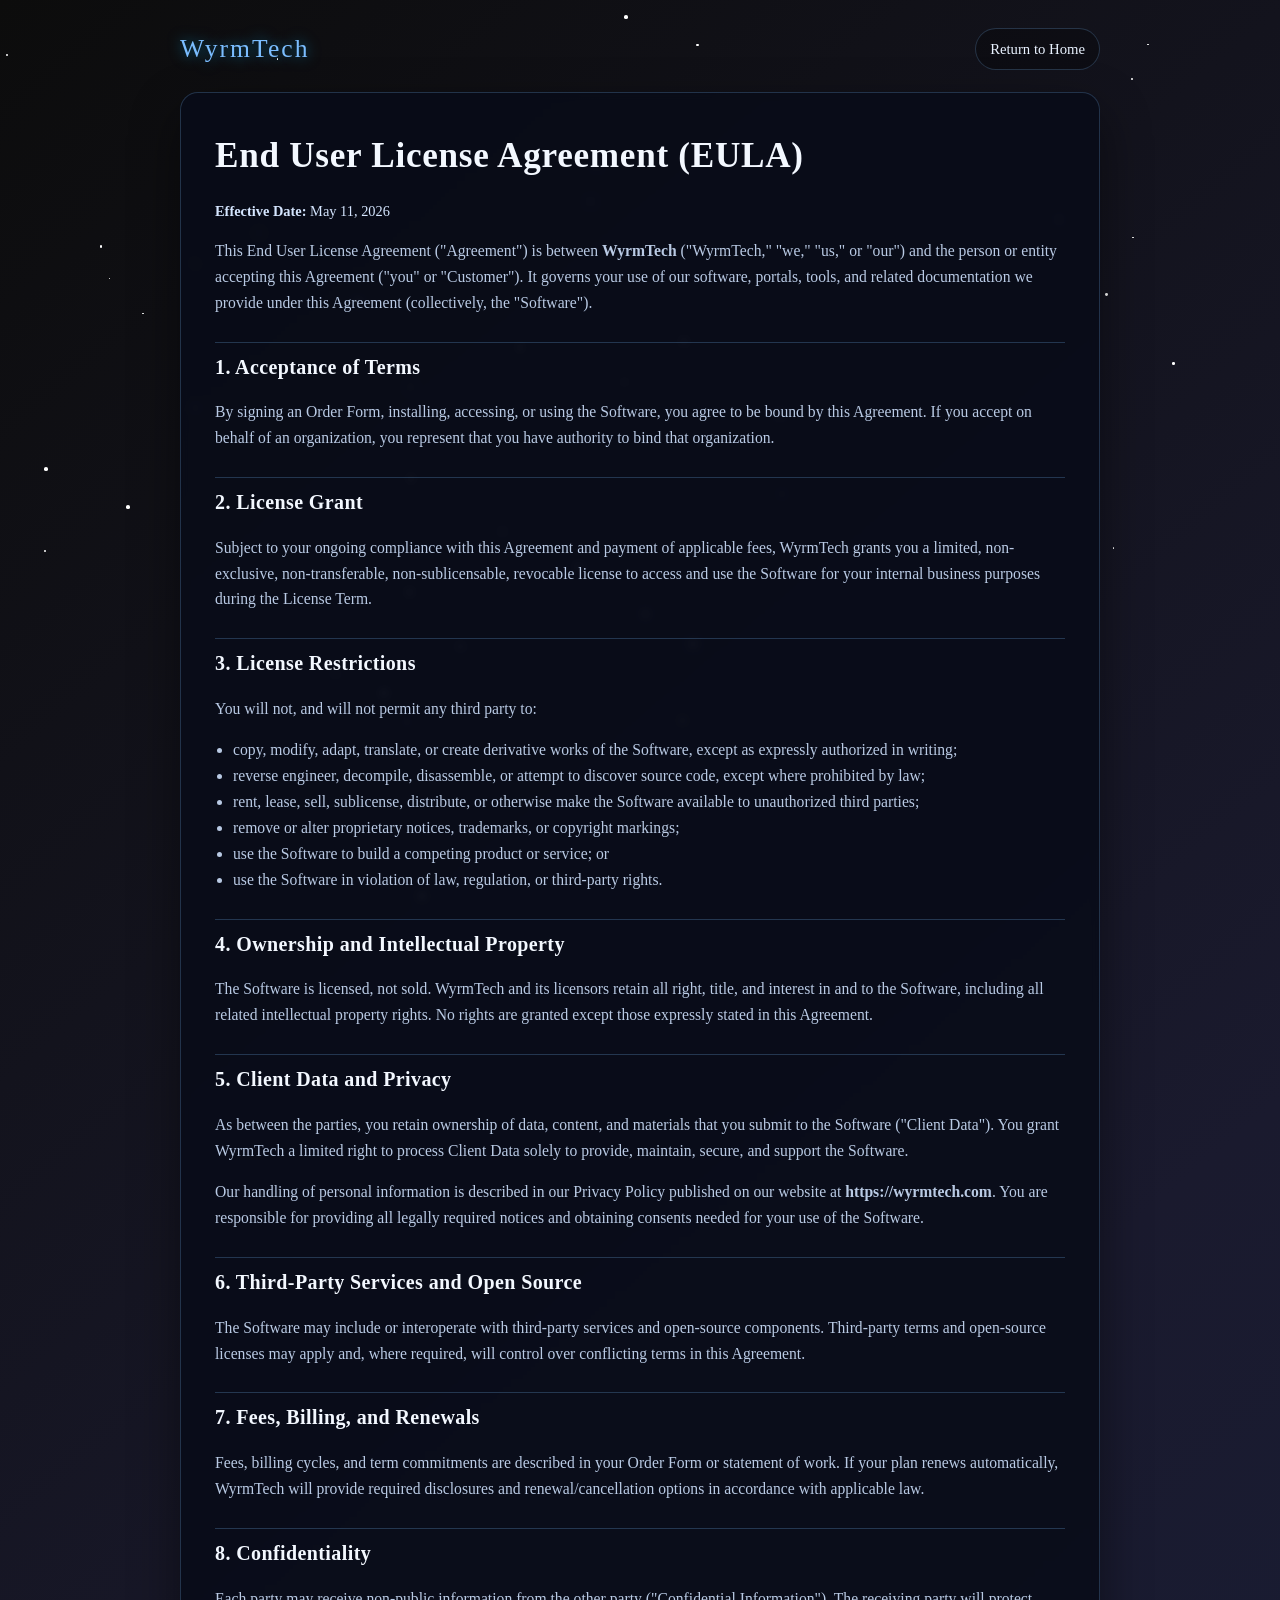
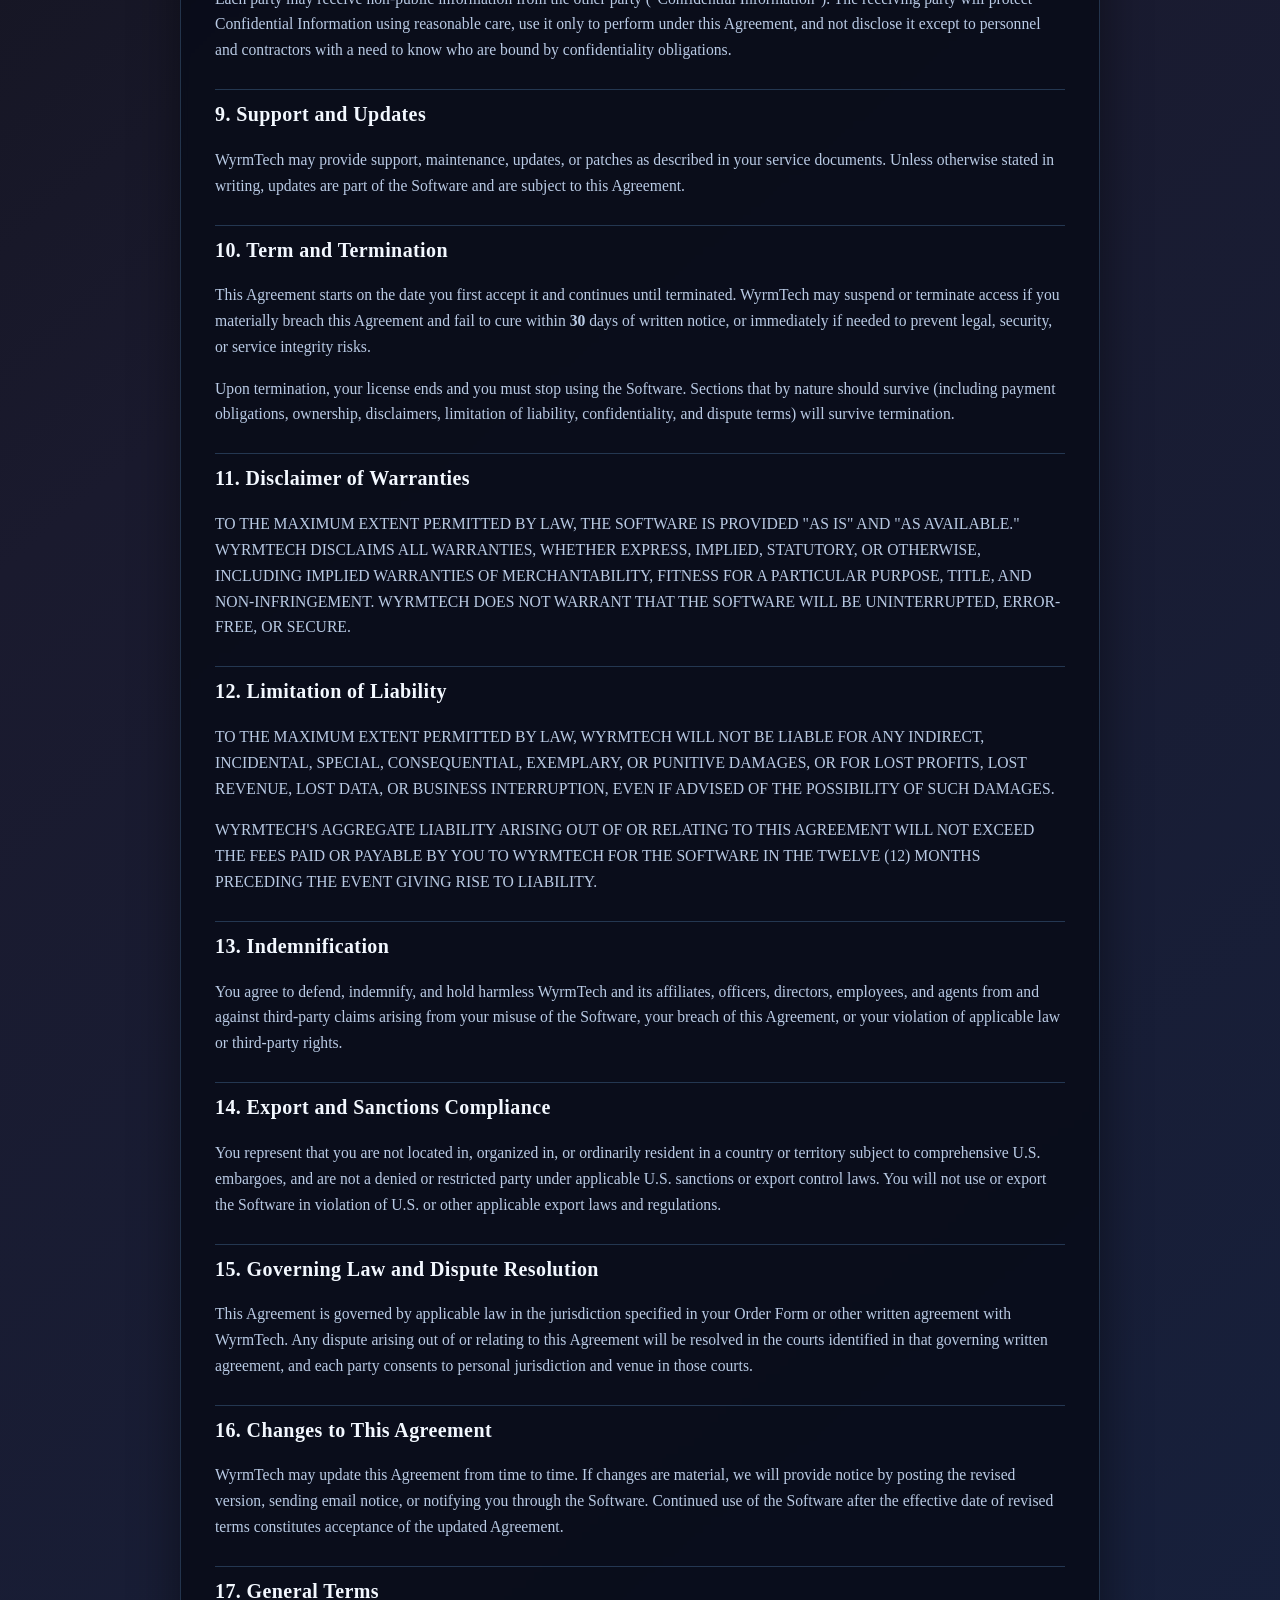
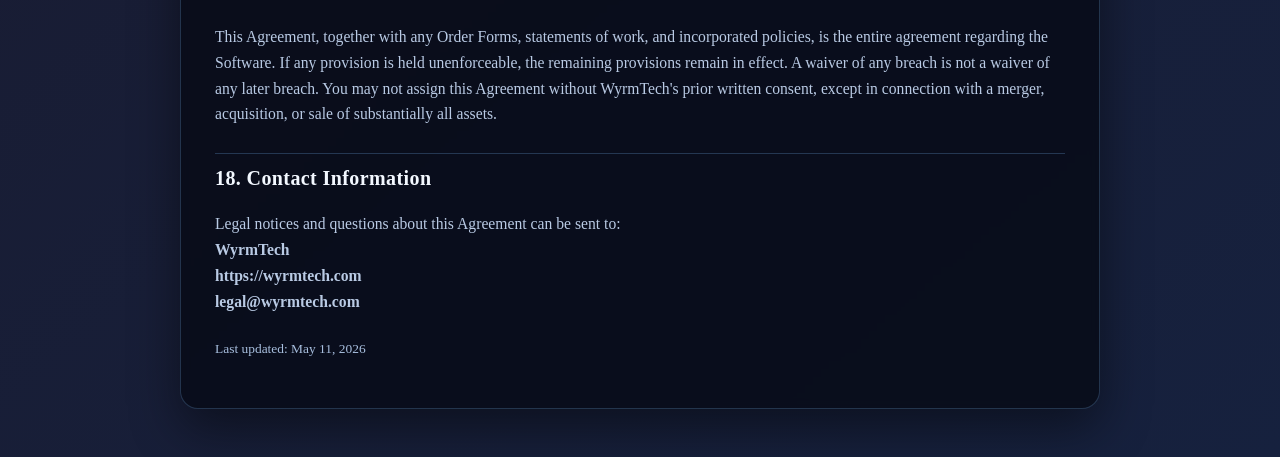
<file: eula/index.html>
<!DOCTYPE html>
<html lang="en">
  <head>
    <meta charset="UTF-8" />
    <meta name="viewport" content="width=device-width, initial-scale=1.0" />
    <link rel="icon" href="../favicon.svg" sizes="any" type="image/svg+xml" />
    <title>WyrmTech | End User License Agreement</title>
    <style>
      :root {
        --bg-1: #0c0c0c;
        --bg-2: #1a1a2e;
        --bg-3: #16213e;
        --panel: rgba(8, 12, 24, 0.88);
        --line: rgba(130, 189, 255, 0.22);
        --text: #e9f2ff;
        --muted: #b9cae4;
        --accent: #7bbdff;
        --accent-strong: #00bfff;
      }

      * {
        box-sizing: border-box;
      }

      html,
      body {
        margin: 0;
        padding: 0;
        min-height: 100%;
      }

      body {
        color: var(--text);
        background: linear-gradient(140deg, var(--bg-1) 0%, var(--bg-2) 46%, var(--bg-3) 100%);
        font-family: "Palatino Linotype", Palatino, "Book Antiqua", serif;
        line-height: 1.65;
      }

      #stars-bg {
        position: fixed;
        inset: 0;
        pointer-events: none;
        z-index: 0;
      }

      .twinkle {
        position: absolute;
        background: #ffffff;
        border-radius: 50%;
        animation: twinkle 2.6s ease-in-out infinite;
      }

      @keyframes twinkle {
        0%,
        100% {
          opacity: 0.2;
          transform: scale(1);
        }
        50% {
          opacity: 1;
          transform: scale(1.15);
        }
      }

      .wrap {
        position: relative;
        z-index: 2;
        max-width: 960px;
        margin: 0 auto;
        padding: 28px 20px 48px;
      }

      .page-head {
        display: flex;
        justify-content: space-between;
        align-items: center;
        gap: 16px;
        margin-bottom: 22px;
      }

      .brand {
        font-family: Copperplate, Papyrus, fantasy;
        letter-spacing: 0.08em;
        font-size: clamp(1.15rem, 2.1vw, 1.6rem);
        text-decoration: none;
        color: var(--accent);
        text-shadow: 0 0 14px rgba(0, 191, 255, 0.55);
      }

      .home-link {
        color: var(--text);
        font-size: 0.92rem;
        text-decoration: none;
        border: 1px solid var(--line);
        border-radius: 999px;
        padding: 8px 14px;
        background: rgba(0, 0, 0, 0.26);
      }

      .home-link:hover {
        border-color: rgba(123, 189, 255, 0.8);
        color: #ffffff;
      }

      .card {
        background: var(--panel);
        border: 1px solid var(--line);
        border-radius: 18px;
        box-shadow: 0 20px 50px rgba(0, 0, 0, 0.45);
        padding: clamp(18px, 3vw, 34px);
        backdrop-filter: blur(4px);
      }

      h1,
      h2 {
        font-family: Copperplate, "Book Antiqua", serif;
        color: #f3f8ff;
        letter-spacing: 0.02em;
      }

      h1 {
        font-size: clamp(1.5rem, 3.1vw, 2.2rem);
        margin: 0 0 8px;
      }

      h2 {
        font-size: clamp(1.05rem, 2vw, 1.25rem);
        margin: 26px 0 8px;
        padding-top: 8px;
        border-top: 1px solid rgba(123, 189, 255, 0.24);
      }

      p,
      li {
        color: var(--muted);
        font-size: 0.98rem;
      }

      .lead {
        margin: 0 0 14px;
      }

      .meta {
        font-size: 0.9rem;
        color: #d5e6ff;
      }

      ul {
        margin: 8px 0 0 18px;
        padding: 0;
      }

      .notice {
        border-left: 3px solid var(--accent-strong);
        background: rgba(0, 191, 255, 0.08);
        padding: 12px 14px;
        border-radius: 10px;
        margin-top: 14px;
      }

      a {
        color: #a8d9ff;
      }

      .foot {
        margin-top: 24px;
        font-size: 0.84rem;
        color: #a8bfdf;
      }

      @media (max-width: 640px) {
        .page-head {
          flex-direction: column;
          align-items: flex-start;
        }

        .home-link {
          font-size: 0.86rem;
        }
      }
    </style>
  </head>
  <body>
    <div id="stars-bg"></div>

    <main class="wrap">
      <header class="page-head">
        <a class="brand" href="../index.html">WyrmTech</a>
        <a class="home-link" href="../index.html">Return to Home</a>
      </header>

      <article class="card">
        <h1>End User License Agreement (EULA)</h1>
        <p class="meta"><strong>Effective Date:</strong> May 11, 2026</p>
        <p class="lead">
          This End User License Agreement ("Agreement") is between <strong>WyrmTech</strong> ("WyrmTech," "we," "us," or "our") and the person or entity accepting this Agreement ("you" or "Customer").
          It governs your use of our software, portals, tools, and related documentation we provide under this Agreement (collectively, the "Software").
        </p>

        <h2>1. Acceptance of Terms</h2>
        <p>
          By signing an Order Form, installing, accessing, or using the Software, you agree to be bound by this Agreement.
          If you accept on behalf of an organization, you represent that you have authority to bind that organization.
        </p>

        <h2>2. License Grant</h2>
        <p>
          Subject to your ongoing compliance with this Agreement and payment of applicable fees, WyrmTech grants you a limited, non-exclusive,
          non-transferable, non-sublicensable, revocable license to access and use the Software for your internal business purposes during the License Term.
        </p>

        <h2>3. License Restrictions</h2>
        <p>You will not, and will not permit any third party to:</p>
        <ul>
          <li>copy, modify, adapt, translate, or create derivative works of the Software, except as expressly authorized in writing;</li>
          <li>reverse engineer, decompile, disassemble, or attempt to discover source code, except where prohibited by law;</li>
          <li>rent, lease, sell, sublicense, distribute, or otherwise make the Software available to unauthorized third parties;</li>
          <li>remove or alter proprietary notices, trademarks, or copyright markings;</li>
          <li>use the Software to build a competing product or service; or</li>
          <li>use the Software in violation of law, regulation, or third-party rights.</li>
        </ul>

        <h2>4. Ownership and Intellectual Property</h2>
        <p>
          The Software is licensed, not sold. WyrmTech and its licensors retain all right, title, and interest in and to the Software,
          including all related intellectual property rights. No rights are granted except those expressly stated in this Agreement.
        </p>

        <h2>5. Client Data and Privacy</h2>
        <p>
          As between the parties, you retain ownership of data, content, and materials that you submit to the Software ("Client Data").
          You grant WyrmTech a limited right to process Client Data solely to provide, maintain, secure, and support the Software.
        </p>
        <p>
          Our handling of personal information is described in our Privacy Policy published on our website at <strong>https://wyrmtech.com</strong>.
          You are responsible for providing all legally required notices and obtaining consents needed for your use of the Software.
        </p>

        <h2>6. Third-Party Services and Open Source</h2>
        <p>
          The Software may include or interoperate with third-party services and open-source components.
          Third-party terms and open-source licenses may apply and, where required, will control over conflicting terms in this Agreement.
        </p>

        <h2>7. Fees, Billing, and Renewals</h2>
        <p>
          Fees, billing cycles, and term commitments are described in your Order Form or statement of work.
          If your plan renews automatically, WyrmTech will provide required disclosures and renewal/cancellation options in accordance with applicable law.
        </p>

        <h2>8. Confidentiality</h2>
        <p>
          Each party may receive non-public information from the other party ("Confidential Information").
          The receiving party will protect Confidential Information using reasonable care, use it only to perform under this Agreement,
          and not disclose it except to personnel and contractors with a need to know who are bound by confidentiality obligations.
        </p>

        <h2>9. Support and Updates</h2>
        <p>
          WyrmTech may provide support, maintenance, updates, or patches as described in your service documents.
          Unless otherwise stated in writing, updates are part of the Software and are subject to this Agreement.
        </p>

        <h2>10. Term and Termination</h2>
        <p>
          This Agreement starts on the date you first accept it and continues until terminated.
          WyrmTech may suspend or terminate access if you materially breach this Agreement and fail to cure within <strong>30</strong> days of written notice,
          or immediately if needed to prevent legal, security, or service integrity risks.
        </p>
        <p>
          Upon termination, your license ends and you must stop using the Software.
          Sections that by nature should survive (including payment obligations, ownership, disclaimers, limitation of liability,
          confidentiality, and dispute terms) will survive termination.
        </p>

        <h2>11. Disclaimer of Warranties</h2>
        <p>
          TO THE MAXIMUM EXTENT PERMITTED BY LAW, THE SOFTWARE IS PROVIDED "AS IS" AND "AS AVAILABLE."
          WYRMTECH DISCLAIMS ALL WARRANTIES, WHETHER EXPRESS, IMPLIED, STATUTORY, OR OTHERWISE,
          INCLUDING IMPLIED WARRANTIES OF MERCHANTABILITY, FITNESS FOR A PARTICULAR PURPOSE, TITLE, AND NON-INFRINGEMENT.
          WYRMTECH DOES NOT WARRANT THAT THE SOFTWARE WILL BE UNINTERRUPTED, ERROR-FREE, OR SECURE.
        </p>

        <h2>12. Limitation of Liability</h2>
        <p>
          TO THE MAXIMUM EXTENT PERMITTED BY LAW, WYRMTECH WILL NOT BE LIABLE FOR ANY INDIRECT, INCIDENTAL, SPECIAL,
          CONSEQUENTIAL, EXEMPLARY, OR PUNITIVE DAMAGES, OR FOR LOST PROFITS, LOST REVENUE, LOST DATA, OR BUSINESS INTERRUPTION,
          EVEN IF ADVISED OF THE POSSIBILITY OF SUCH DAMAGES.
        </p>
        <p>
          WYRMTECH'S AGGREGATE LIABILITY ARISING OUT OF OR RELATING TO THIS AGREEMENT WILL NOT EXCEED THE FEES PAID OR PAYABLE
          BY YOU TO WYRMTECH FOR THE SOFTWARE IN THE TWELVE (12) MONTHS PRECEDING THE EVENT GIVING RISE TO LIABILITY.
        </p>

        <h2>13. Indemnification</h2>
        <p>
          You agree to defend, indemnify, and hold harmless WyrmTech and its affiliates, officers, directors, employees, and agents
          from and against third-party claims arising from your misuse of the Software, your breach of this Agreement,
          or your violation of applicable law or third-party rights.
        </p>

        <h2>14. Export and Sanctions Compliance</h2>
        <p>
          You represent that you are not located in, organized in, or ordinarily resident in a country or territory subject to comprehensive
          U.S. embargoes, and are not a denied or restricted party under applicable U.S. sanctions or export control laws.
          You will not use or export the Software in violation of U.S. or other applicable export laws and regulations.
        </p>

        <h2>15. Governing Law and Dispute Resolution</h2>
        <p>
          This Agreement is governed by applicable law in the jurisdiction specified in your Order Form or other written agreement with WyrmTech.
          Any dispute arising out of or relating to this Agreement will be resolved in the courts identified in that governing written agreement,
          and each party consents to personal jurisdiction and venue in those courts.
        </p>

        <h2>16. Changes to This Agreement</h2>
        <p>
          WyrmTech may update this Agreement from time to time. If changes are material, we will provide notice by posting the revised version,
          sending email notice, or notifying you through the Software. Continued use of the Software after the effective date of revised terms
          constitutes acceptance of the updated Agreement.
        </p>

        <h2>17. General Terms</h2>
        <p>
          This Agreement, together with any Order Forms, statements of work, and incorporated policies, is the entire agreement regarding the Software.
          If any provision is held unenforceable, the remaining provisions remain in effect.
          A waiver of any breach is not a waiver of any later breach.
          You may not assign this Agreement without WyrmTech's prior written consent, except in connection with a merger,
          acquisition, or sale of substantially all assets.
        </p>

        <h2>18. Contact Information</h2>
        <p>
          Legal notices and questions about this Agreement can be sent to:
          <br />
          <strong>WyrmTech</strong>
          <br />
          <strong>https://wyrmtech.com</strong>
          <br />
          <strong>legal@wyrmtech.com</strong>
        </p>

        <p class="foot">
          Last updated: May 11, 2026
        </p>
      </article>
    </main>

    <script>
      function createTwinkleStar() {
        const twinkle = document.createElement("div");
        twinkle.className = "twinkle";
        const size = Math.random() * 3 + 1;
        twinkle.style.width = size + "px";
        twinkle.style.height = size + "px";
        twinkle.style.left = Math.random() * window.innerWidth + "px";
        twinkle.style.top = Math.random() * window.innerHeight + "px";
        twinkle.style.animationDelay = Math.random() * 2 + "s";
        document.getElementById("stars-bg").appendChild(twinkle);
        setTimeout(() => {
          twinkle.remove();
        }, 6000);
      }

      for (let i = 0; i < 45; i++) {
        setTimeout(createTwinkleStar, Math.random() * 900);
      }
      setInterval(createTwinkleStar, 520);
    </script>
  </body>
</html>
</file>
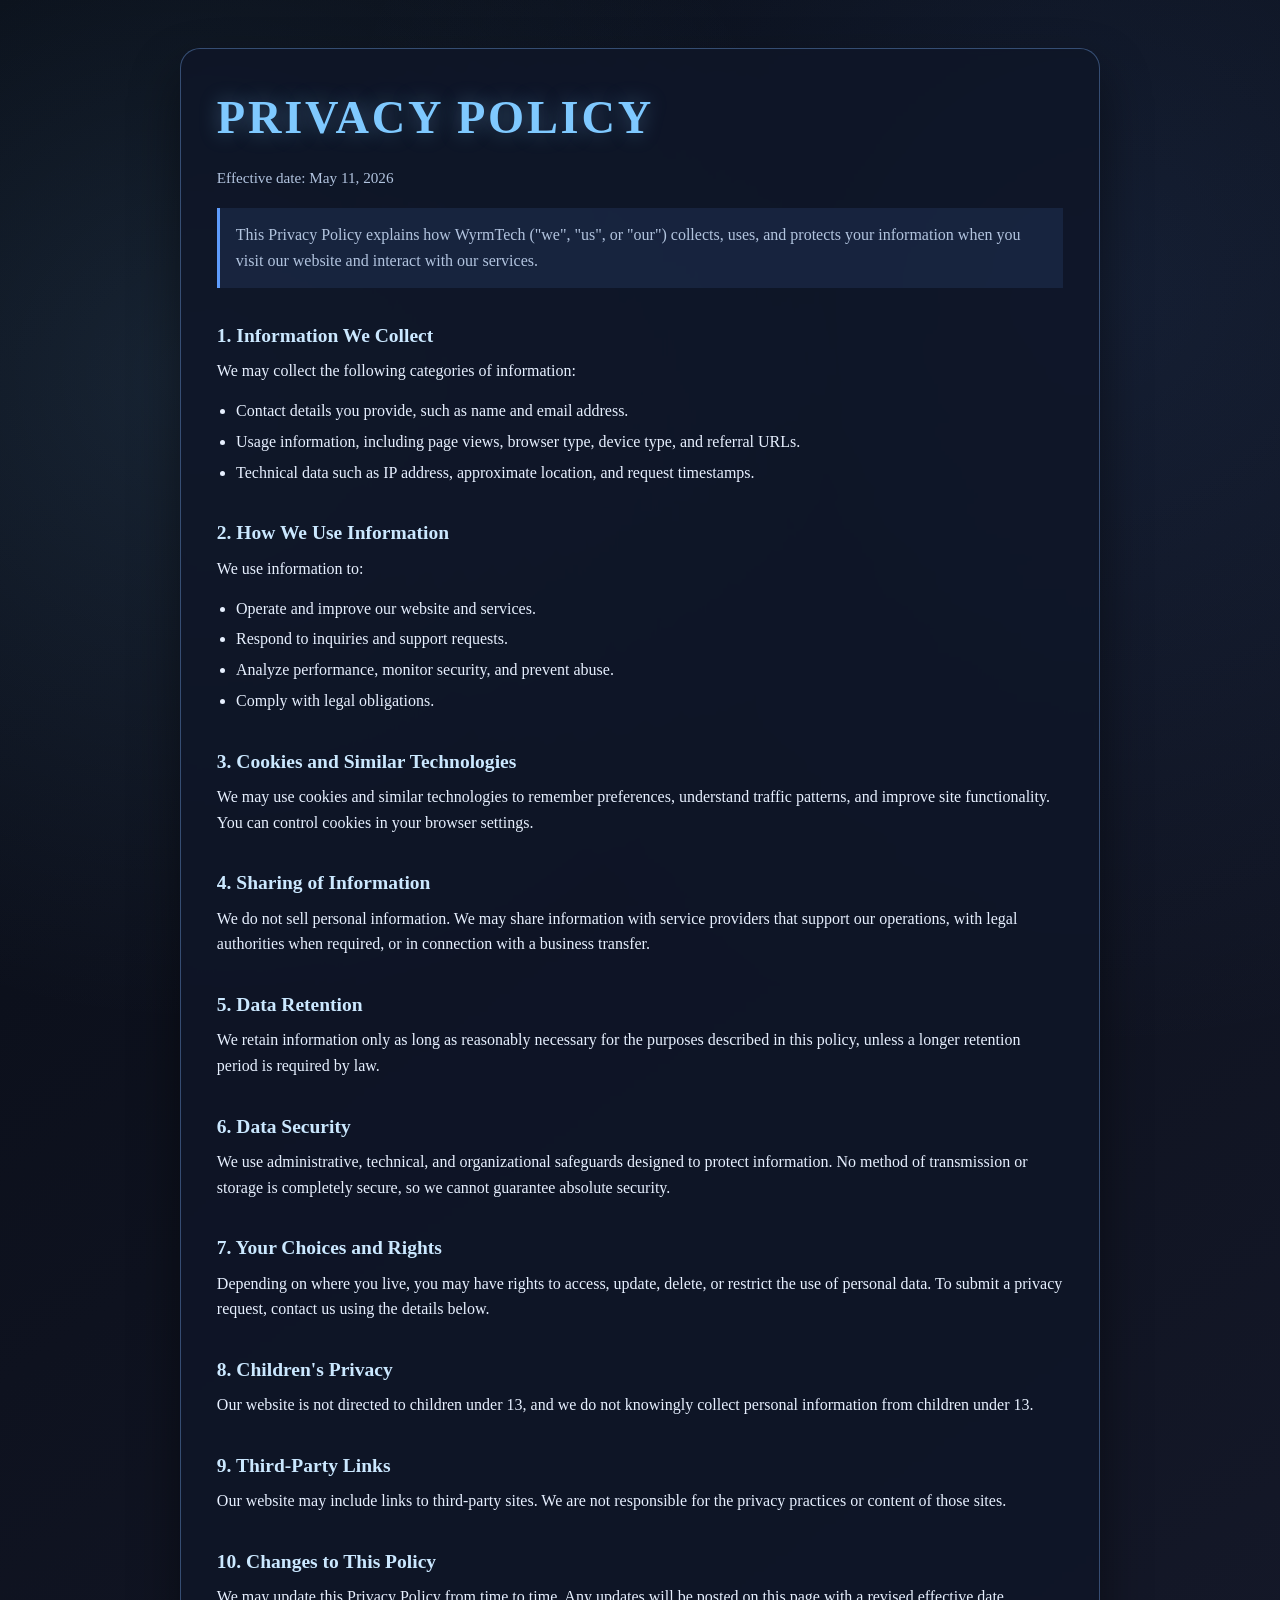
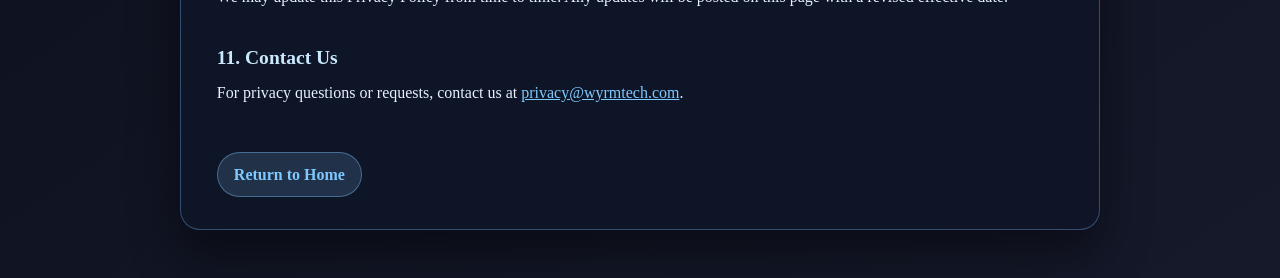
<file: privacy/index.html>
<!doctype html>
<html lang="en">
  <head>
    <meta charset="UTF-8" />
    <meta name="viewport" content="width=device-width, initial-scale=1.0" />
    <link rel="icon" href="../favicon.svg" sizes="any" type="image/svg+xml" />
    <title>Privacy Policy | WyrmTech</title>
    <style>
      :root {
        --bg-1: #070b14;
        --bg-2: #15192a;
        --panel: rgba(15, 22, 40, 0.84);
        --line: rgba(127, 182, 255, 0.35);
        --text: #e7f0ff;
        --muted: #b2c4df;
        --accent: #7fc9ff;
        --accent-2: #5f9dfd;
      }

      * {
        box-sizing: border-box;
      }

      body {
        margin: 0;
        min-height: 100vh;
        background:
          radial-gradient(circle at 15% 20%, rgba(127, 201, 255, 0.12), transparent 35%),
          radial-gradient(circle at 85% 15%, rgba(95, 157, 253, 0.1), transparent 40%),
          linear-gradient(145deg, var(--bg-1) 0%, var(--bg-2) 100%);
        color: var(--text);
        font-family: Copperplate, Papyrus, fantasy;
        line-height: 1.6;
      }

      .shell {
        width: min(920px, 92vw);
        margin: 3rem auto;
        padding: 2rem clamp(1.2rem, 2.8vw, 2.4rem);
        border: 1px solid var(--line);
        border-radius: 20px;
        background: var(--panel);
        backdrop-filter: blur(3px);
        box-shadow: 0 24px 50px rgba(0, 0, 0, 0.45);
      }

      h1 {
        margin: 0;
        font-size: clamp(2rem, 5vw, 2.9rem);
        letter-spacing: 0.06em;
        text-transform: uppercase;
        color: var(--accent);
        text-shadow: 0 0 20px rgba(127, 201, 255, 0.35);
      }

      .meta {
        margin-top: 0.65rem;
        color: var(--muted);
        font-size: 0.95rem;
      }

      .intro {
        margin-top: 1.1rem;
        padding: 0.9rem 1rem;
        border-left: 3px solid var(--accent-2);
        background: rgba(95, 157, 253, 0.1);
        color: var(--muted);
      }

      h2 {
        margin: 2rem 0 0.45rem;
        font-size: 1.22rem;
        color: #cbe8ff;
      }

      p {
        margin: 0.35rem 0 0.9rem;
      }

      ul {
        margin: 0.25rem 0 1rem;
        padding-left: 1.2rem;
      }

      li {
        margin: 0.33rem 0;
      }

      a {
        color: var(--accent);
      }

      a:hover {
        color: #d6f1ff;
      }

      .home-link {
        display: inline-flex;
        margin-top: 2rem;
        font-weight: 700;
        text-decoration: none;
        border-radius: 999px;
        padding: 0.55rem 1rem;
        background: rgba(127, 201, 255, 0.16);
        border: 1px solid rgba(127, 201, 255, 0.4);
        transition: transform 0.2s ease, background 0.2s ease;
      }

      .home-link:hover {
        transform: translateY(-1px);
        background: rgba(127, 201, 255, 0.28);
      }

      @media (max-width: 640px) {
        .shell {
          margin: 1.4rem auto;
          border-radius: 14px;
          padding: 1.1rem 1rem 1.3rem;
        }
      }
    </style>
  </head>
  <body>
    <main class="shell">
      <h1>Privacy Policy</h1>
      <p class="meta">Effective date: May 11, 2026</p>
      <p class="intro">
        This Privacy Policy explains how WyrmTech ("we", "us", or "our") collects, uses, and protects your information
        when you visit our website and interact with our services.
      </p>

      <h2>1. Information We Collect</h2>
      <p>We may collect the following categories of information:</p>
      <ul>
        <li>Contact details you provide, such as name and email address.</li>
        <li>Usage information, including page views, browser type, device type, and referral URLs.</li>
        <li>Technical data such as IP address, approximate location, and request timestamps.</li>
      </ul>

      <h2>2. How We Use Information</h2>
      <p>We use information to:</p>
      <ul>
        <li>Operate and improve our website and services.</li>
        <li>Respond to inquiries and support requests.</li>
        <li>Analyze performance, monitor security, and prevent abuse.</li>
        <li>Comply with legal obligations.</li>
      </ul>

      <h2>3. Cookies and Similar Technologies</h2>
      <p>
        We may use cookies and similar technologies to remember preferences, understand traffic patterns, and improve site
        functionality. You can control cookies in your browser settings.
      </p>

      <h2>4. Sharing of Information</h2>
      <p>
        We do not sell personal information. We may share information with service providers that support our operations,
        with legal authorities when required, or in connection with a business transfer.
      </p>

      <h2>5. Data Retention</h2>
      <p>
        We retain information only as long as reasonably necessary for the purposes described in this policy, unless a
        longer retention period is required by law.
      </p>

      <h2>6. Data Security</h2>
      <p>
        We use administrative, technical, and organizational safeguards designed to protect information. No method of
        transmission or storage is completely secure, so we cannot guarantee absolute security.
      </p>

      <h2>7. Your Choices and Rights</h2>
      <p>
        Depending on where you live, you may have rights to access, update, delete, or restrict the use of personal data.
        To submit a privacy request, contact us using the details below.
      </p>

      <h2>8. Children's Privacy</h2>
      <p>
        Our website is not directed to children under 13, and we do not knowingly collect personal information from
        children under 13.
      </p>

      <h2>9. Third-Party Links</h2>
      <p>
        Our website may include links to third-party sites. We are not responsible for the privacy practices or content of
        those sites.
      </p>

      <h2>10. Changes to This Policy</h2>
      <p>
        We may update this Privacy Policy from time to time. Any updates will be posted on this page with a revised
        effective date.
      </p>

      <h2>11. Contact Us</h2>
      <p>
        For privacy questions or requests, contact us at
        <a href="mailto:privacy@wyrmtech.com">privacy@wyrmtech.com</a>.
      </p>

      <a class="home-link" href="../index.html">Return to Home</a>
    </main>
  </body>
</html>
</file>
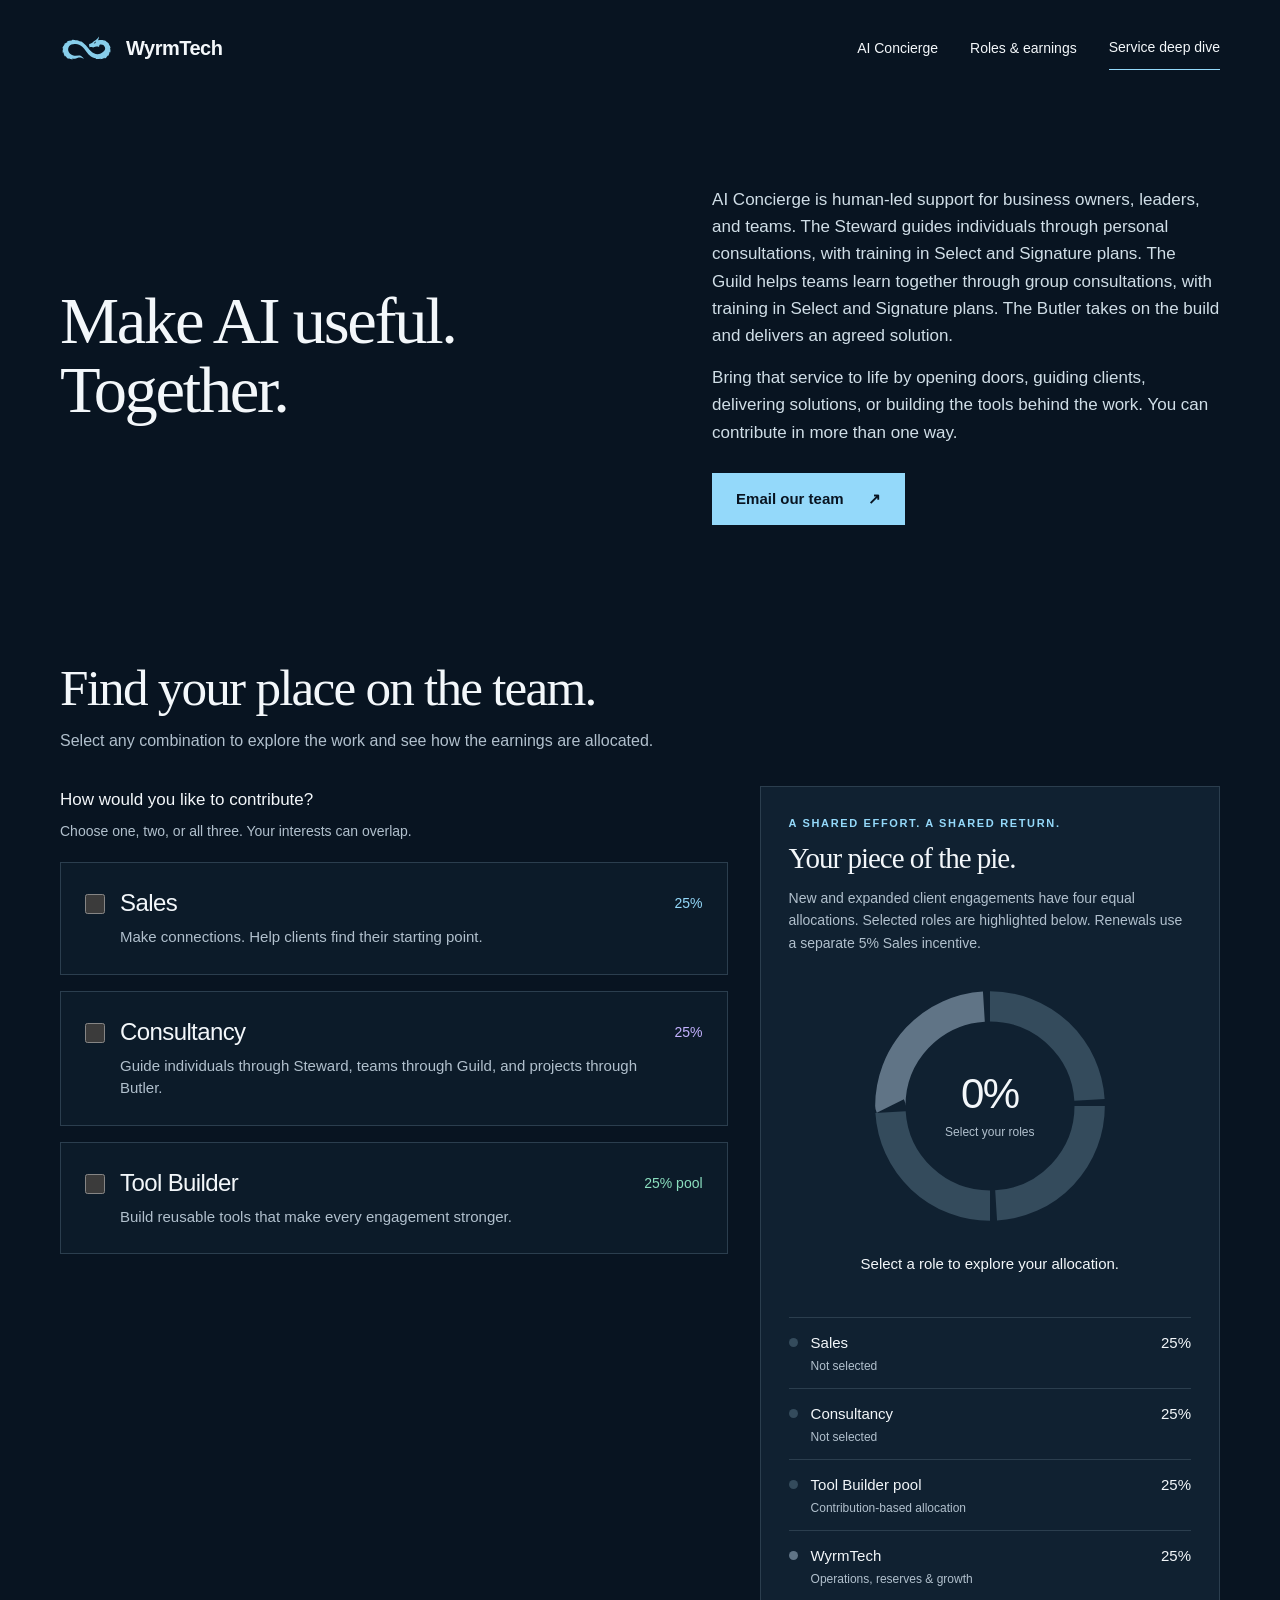
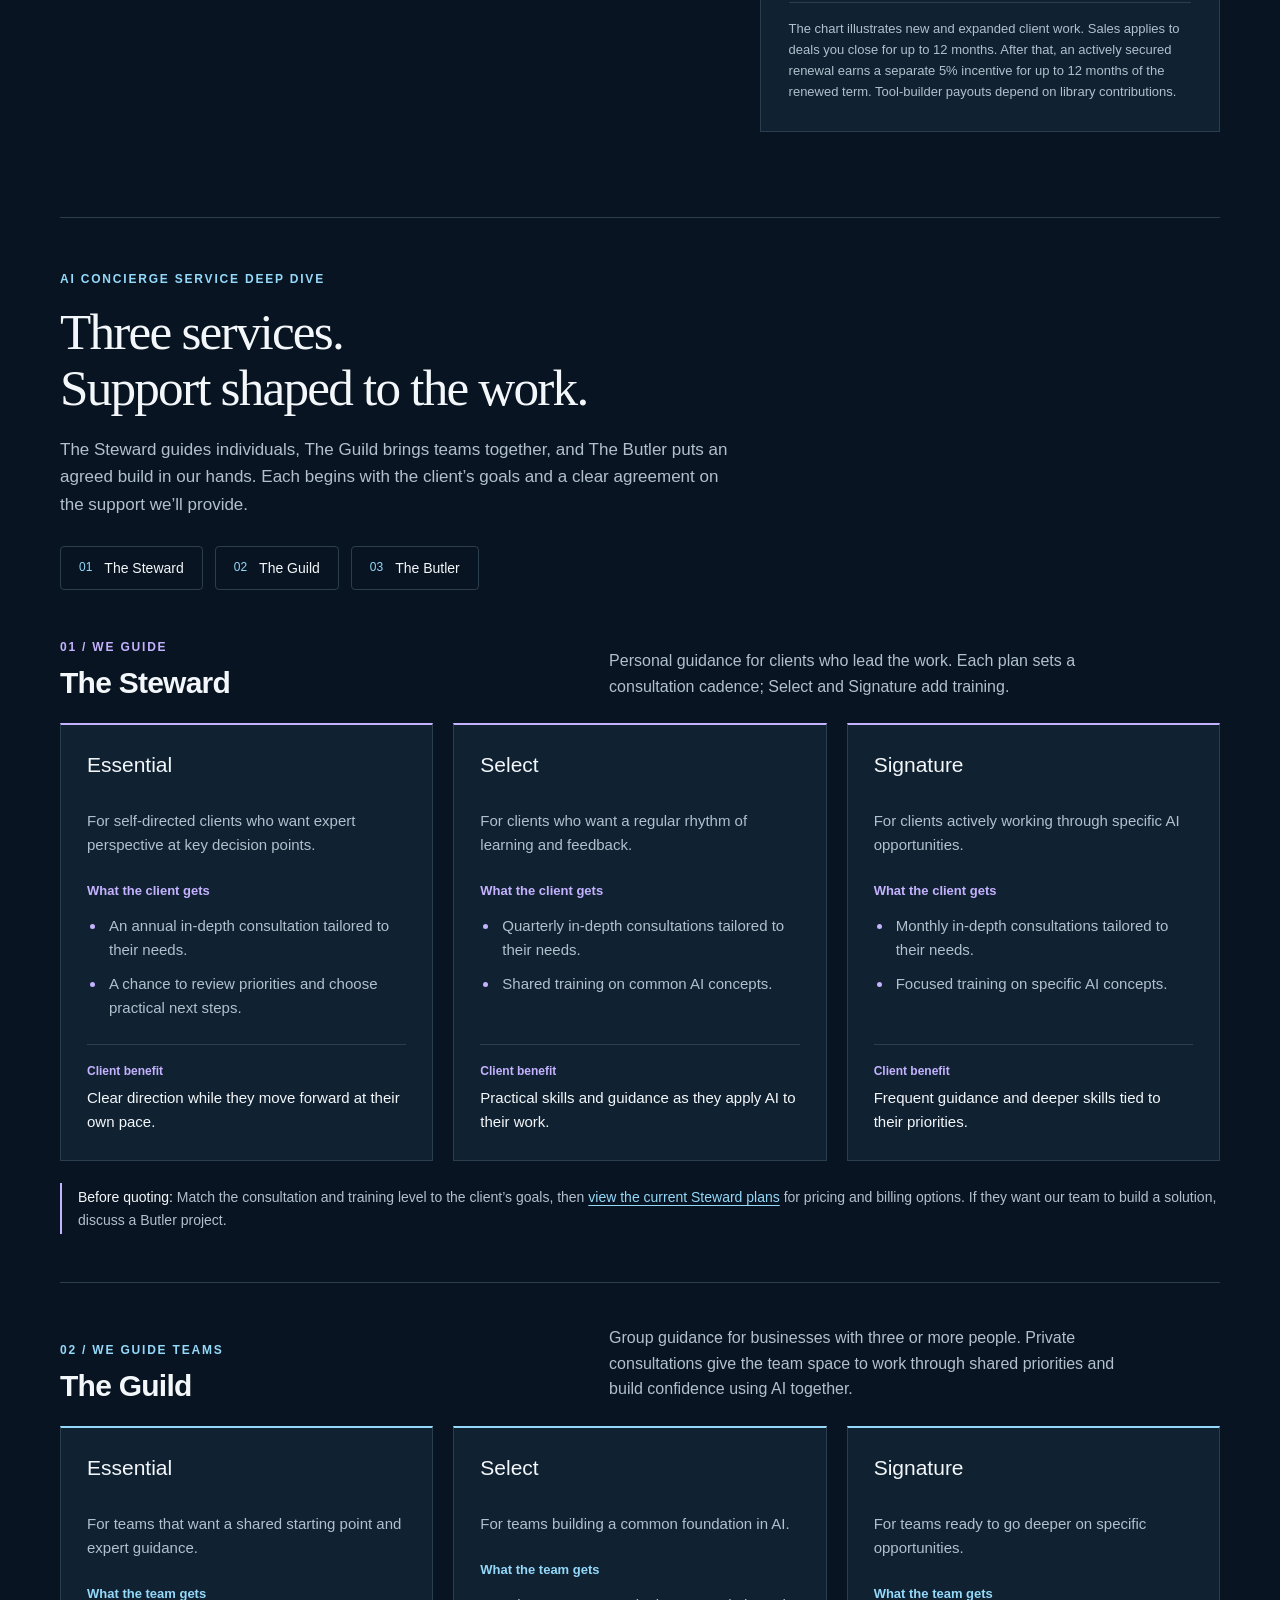
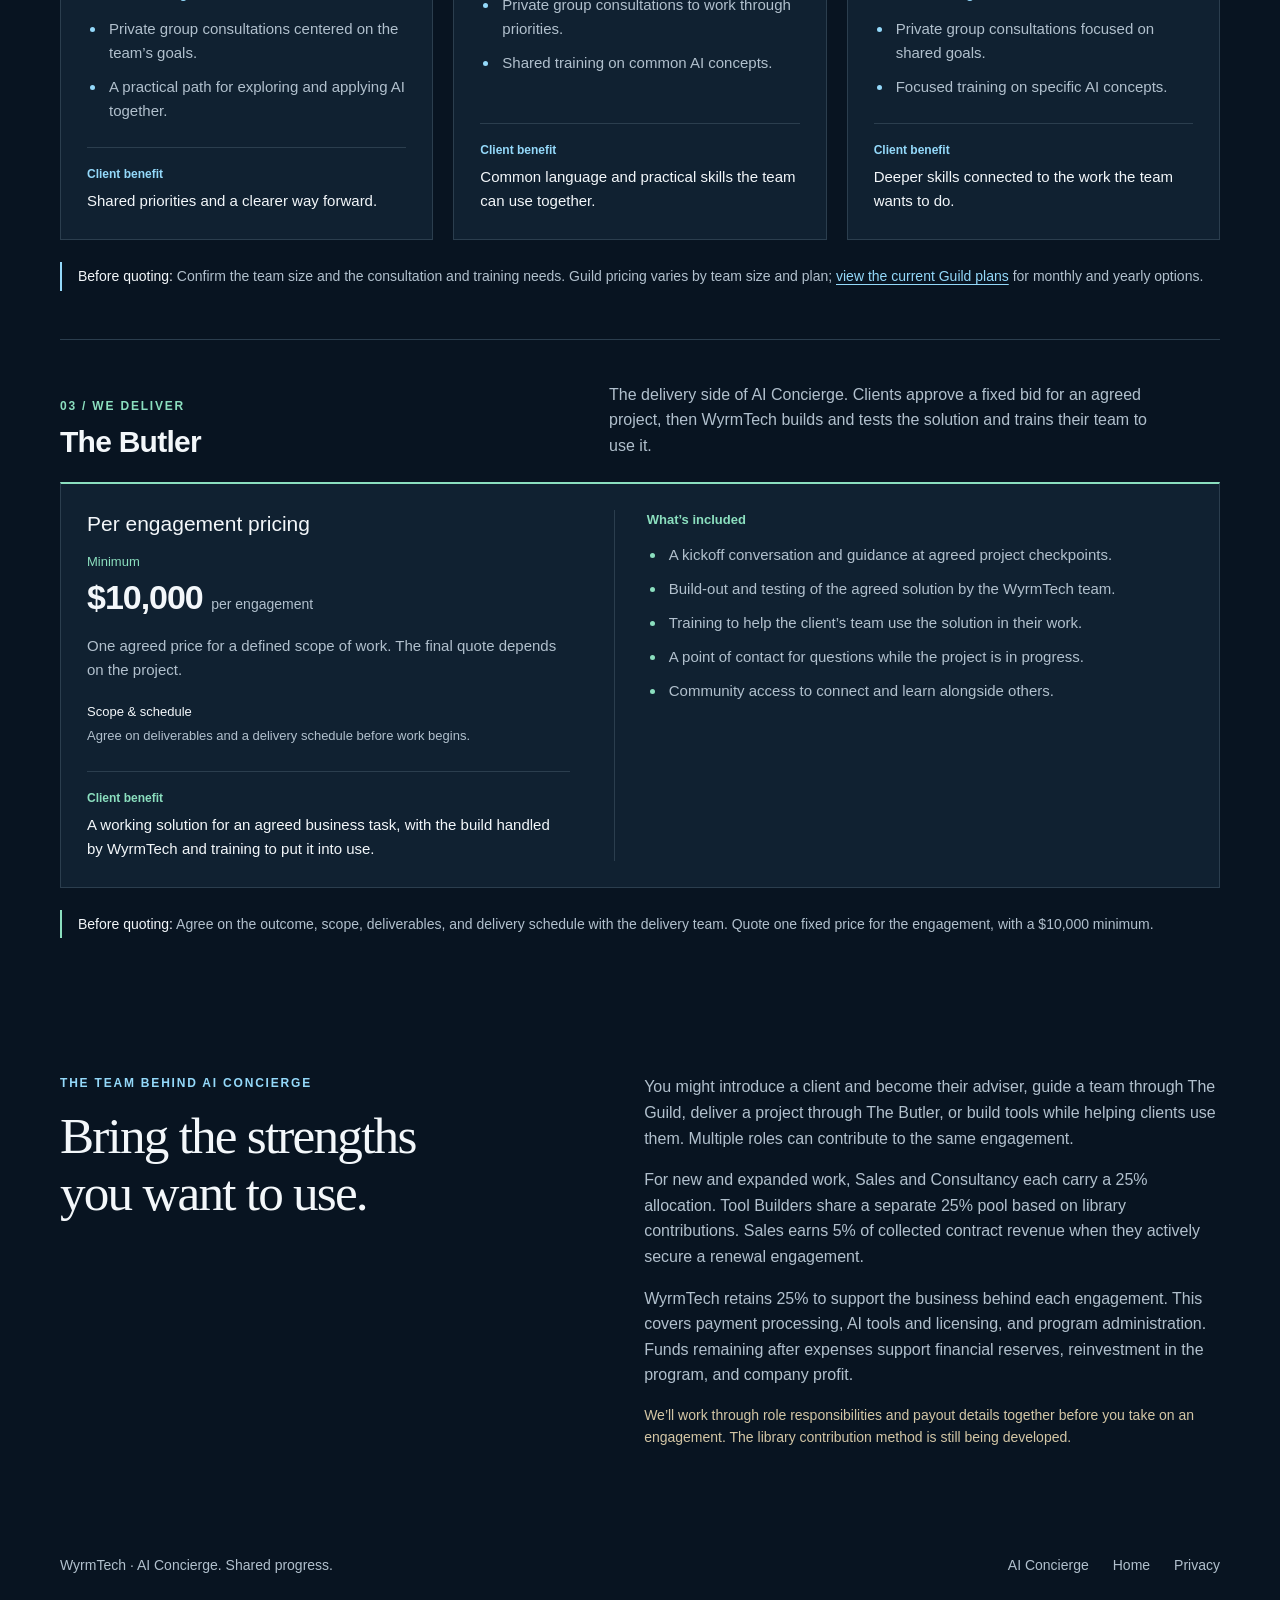
<file: ai/join-the-team/index.html>
<!doctype html>
<html lang="en">
  <head>
    <meta charset="UTF-8" />
    <meta name="viewport" content="width=device-width, initial-scale=1.0" />
    <meta name="description" content="Join WyrmTech’s AI Concierge team in Sales, Consultancy, Tool Building, or a combination. Help clients through Steward, Guild, and Butler services." />
    <meta name="theme-color" content="#081421" />
    <link rel="icon" href="../../favicon.svg" type="image/svg+xml" />
    <link rel="stylesheet" href="../styles.css?v=20261027-brief" />
    <link rel="stylesheet" href="styles.css?v=20261019-steward-plans" />
    <link rel="stylesheet" href="../refresh.css?v=20261027-brief" />
    <title>Join the AI Concierge Team | WyrmTech</title>
    <script src="join.js" defer></script>
  </head>
  <body class="join-page">
    <a class="skip-link" href="#main">Skip to content</a>
    <header class="header wrap">
      <a class="brand" href="../../index.html" aria-label="WyrmTech home"><img src="../../world-dragon-simple.svg" alt="" width="53" height="30" />WyrmTech</a>
      <nav class="nav" aria-label="Page navigation">
        <a class="nav-detail" href="../">AI Concierge</a><a href="#roles">Roles &amp; earnings</a><a class="nav-contact" href="#product-deep-dive">Service deep dive</a>
      </nav>
    </header>
    <main id="main">
      <section class="join-intro wrap" aria-labelledby="page-title">
        <div>

          <h1 id="page-title">Make AI useful.<br />Together.</h1>
        </div>
        <div class="join-intro-copy">
          <p>
            AI Concierge is human-led support for business owners, leaders, and teams. The Steward guides individuals through personal consultations, with training in Select and Signature plans. The
            Guild helps teams learn together through group consultations, with training in Select and Signature plans. The Butler takes on the build and delivers an agreed solution.
          </p>
          <p>Bring that service to life by opening doors, guiding clients, delivering solutions, or building the tools behind the work. You can contribute in more than one way.</p>
          <a class="button join-contact" href="mailto:sales@wyrmtech.com?subject=Joining%20the%20AI%20Concierge%20team">Email our team <span aria-hidden="true">↗</span></a>
        </div>
      </section>

      <section class="role-section wrap" id="roles" aria-labelledby="roles-title">
        <div class="role-heading">
          <h2 id="roles-title">Find your place on the team.</h2>
          <p>Select any combination to explore the work and see how the earnings are allocated.</p>
        </div>
        <noscript><p class="no-script-note">Enable JavaScript to explore role combinations. The role descriptions and four equal allocations are shown below.</p></noscript>
        <div class="role-layout">
          <fieldset class="role-picker" aria-describedby="role-help">
            <legend>How would you like to contribute?</legend>
            <p id="role-help">Choose one, two, or all three. Your interests can overlap.</p>

            <article class="role-card sales-role" id="sales-card">
              <label class="role-choice" for="role-sales"
                ><input id="role-sales" type="checkbox" aria-controls="sales-details" /><span class="role-label"
                  ><strong>Sales</strong><span>Make connections. Help clients find their starting point.</span></span
                ><span class="role-rate">25%</span></label
              >
              <div class="role-details" id="sales-details">
                <h3>Match clients to the way they want to work.</h3>
                <p class="sales-services" aria-label="AI Concierge services: The Steward, The Guild, and The Butler">
                  <span>The Steward</span><b aria-hidden="true">·</b><span>The Guild</span><b aria-hidden="true">·</b><span>The Butler</span>
                </p>
                <ol class="sales-options">
                  <li>
                    <strong>The Steward <span>We guide</span></strong>
                    <p>
                      Introduce AI Concierge as a team that understands the client’s business and helps them use AI. Recommend The Steward when they want personal guidance: Essential provides an
                      annual consultation, Select provides quarterly consultations and shared training, and Signature provides monthly consultations and focused training.
                    </p>
                  </li>
                  <li>
                    <strong>The Guild <span>We guide teams</span></strong>
                    <p>
                      Recommend The Guild for businesses with three or more people who want to work through shared priorities in private group consultations and build practical AI skills together.
                      Select and Signature plans add team training.
                    </p>
                  </li>
                  <li>
                    <strong>The Butler <span>We deliver</span></strong>
                    <p>
                      Offer The Butler when a client wants to put a defined project in WyrmTech’s hands. We agree on the outcome, scope, timeline, and fixed bid before building and testing the
                      solution and training their team.
                    </p>
                  </li>
                </ol>
                <p class="role-detail-note">
                  Clients can start with individual guidance, group learning, or a defined project. Steward or Guild conversations can lead to a Butler project when the client identifies work they
                  want us to deliver. Match the service to their goals and who will take part.
                </p>
                <div class="sales-resource-links">
                  <a class="product-link" href="../pitch-deck/">Open the sales pitch deck <span aria-hidden="true">↗</span></a>
                  <a class="product-link" href="#product-deep-dive">Explore the services, pricing &amp; benefits <span aria-hidden="true">↓</span></a>
                </div>
                <div class="role-payout">
                  <h3>Your sales allocation</h3>
                  <p>Earn 25% of contract earnings on deals you close. For longer-term engagements, this applies for up to the first 12 months of the established engagement.</p>
                  <p>After the first 12 months, earn 5% of collected contract revenue for any renewal engagement you actively secure, paid for up to the first 12 months of the renewed term.</p>
                </div>
              </div>
            </article>

            <article class="role-card consultancy-role" id="consultancy-card">
              <label class="role-choice" for="role-consultancy"
                ><input id="role-consultancy" type="checkbox" aria-controls="consultancy-details" /><span class="role-label"
                  ><strong>Consultancy</strong><span>Guide individuals through Steward, teams through Guild, and projects through Butler.</span></span
                ><span class="role-rate">25%</span></label
              >
              <div class="role-details" id="consultancy-details">
                <h3>Be the people behind the concierge service</h3>
                <p>
                  Build a working relationship with each client: understand their goals, explain the options, and help them make progress. Through The Steward, coach individuals as they apply AI
                  themselves. Through The Guild, facilitate group consultations and training that help teams work toward shared priorities. Through The Butler, take responsibility for building and
                  testing the agreed solution and training their team. Draw on our shared AI libraries as you deliver.
                </p>
                <div class="cadence-options">
                  <div>
                    <h4>The Steward · Essential</h4>
                    <p>Lead an annual in-depth consultation tailored to the client’s needs and help them identify practical next steps.</p>
                  </div>
                  <div>
                    <h4>The Steward · Select</h4>
                    <p>Lead quarterly in-depth consultations and shared training on common AI concepts.</p>
                  </div>
                  <div>
                    <h4>The Steward · Signature</h4>
                    <p>Lead monthly in-depth consultations and focused training on specific AI concepts.</p>
                  </div>
                  <div>
                    <h4>The Guild · Group guidance</h4>
                    <p>
                      Lead private consultations for teams of three or more. Help participants work through shared goals and build practical skills; Select and Signature plans also include team
                      training.
                    </p>
                  </div>
                  <div>
                    <h4>The Butler · Project delivery</h4>
                    <p>Deliver a defined, fixed-bid project from agreed scope through build, testing, and training. Keep the client involved in decisions and informed about progress.</p>
                  </div>
                </div>
                <p class="role-detail-note">Agree on responsibilities, scope, and support with each client before the engagement begins.</p>
                <div class="role-payout">
                  <h3>Your consultancy allocation</h3>
                  <p>25% of contract earnings is allocated to Consultancy for the client delivery you take on. This role can be combined with Sales or Tool Builder participation.</p>
                </div>
              </div>
            </article>

            <article class="role-card tools-role" id="tools-card">
              <label class="role-choice" for="role-tools"
                ><input id="role-tools" type="checkbox" aria-controls="tools-details" /><span class="role-label"
                  ><strong>Tool Builder</strong><span>Build reusable tools that make every engagement stronger.</span></span
                ><span class="role-rate">25% pool</span></label
              >
              <div class="role-details" id="tools-details">
                <h3>Build the tools behind AI Concierge</h3>
                <p>
                  Contribute to the AI libraries WyrmTech is developing for The Steward, The Guild, and The Butler. Create, improve, test, and document reusable tools and workflows that our team can
                  use in individual guidance, team sessions, and project delivery.
                </p>
                <p>Contributions could support work like financial reporting, cloud deployment, or turning a product vision into development requirements.</p>
                <div class="role-payout">
                  <h3>Your tool-building allocation</h3>
                  <p>
                    25% of contract earnings is reserved for the Tool Builder pool. Your portion of that pool will be based on your contribution to the library and how much of the library is used on a
                    per engagement basis.
                  </p>
                  <p class="pending-note">
                    The contribution method is still being defined. Selecting Tool Builder represents participation in the pool; it does not assign the full 25% to one person.
                  </p>
                </div>
              </div>
            </article>
          </fieldset>

          <aside class="earnings-panel" aria-labelledby="earnings-title">
            <p class="eyebrow">A shared effort. A shared return.</p>
            <h2 id="earnings-title">Your piece of the pie.</h2>
            <p class="earnings-intro">New and expanded client engagements have four equal allocations. Selected roles are highlighted below. Renewals use a separate 5% Sales incentive.</p>
            <div class="share-chart">
              <svg viewBox="0 0 240 240" role="img" aria-labelledby="chart-title chart-description">
                <title id="chart-title">New and expanded contract earnings: four equal 25% allocations</title>
                <desc id="chart-description">
                  New and expanded work allocates Sales 25%, Consultancy 25%, Tool Builder pool 25%, and WyrmTech 25%. Renewals use a separate 5% Sales incentive. No roles selected.
                </desc>
                <g transform="rotate(-90 120 120)" fill="none" stroke-width="28">
                  <circle class="chart-segment sales-segment" id="sales-segment" cx="120" cy="120" r="92" pathLength="100" stroke-dasharray="24 76" stroke-dashoffset="0" />
                  <circle class="chart-segment consultancy-segment" id="consultancy-segment" cx="120" cy="120" r="92" pathLength="100" stroke-dasharray="24 76" stroke-dashoffset="-25" />
                  <circle class="chart-segment tools-segment" id="tools-segment" cx="120" cy="120" r="92" pathLength="100" stroke-dasharray="24 76" stroke-dashoffset="-50" />
                  <circle class="operations-segment" cx="120" cy="120" r="92" pathLength="100" stroke-dasharray="24 76" stroke-dashoffset="-75" />
                </g>
              </svg>
              <div class="chart-center" aria-hidden="true">
                <strong id="share-value">0%</strong><span id="share-extra"></span><span class="chart-caption" id="share-caption">Select your roles</span>
              </div>
            </div>
            <p class="share-summary" id="share-summary" role="status" aria-live="polite" aria-atomic="true">Select a role to explore your allocation.</p>
            <ul class="share-legend" aria-label="Contract earnings allocation">
              <li class="sales-legend" id="sales-legend">
                <span class="legend-dot" aria-hidden="true"></span><span>Sales<small id="sales-state">Not selected</small></span
                ><strong>25%</strong>
              </li>
              <li class="consultancy-legend" id="consultancy-legend">
                <span class="legend-dot" aria-hidden="true"></span><span>Consultancy<small id="consultancy-state">Not selected</small></span
                ><strong>25%</strong>
              </li>
              <li class="tools-legend" id="tools-legend">
                <span class="legend-dot" aria-hidden="true"></span><span>Tool Builder pool<small id="tools-state">Contribution-based allocation</small></span
                ><strong>25%</strong>
              </li>
              <li class="operations-legend">
                <span class="legend-dot" aria-hidden="true"></span><span>WyrmTech<small>Operations, reserves &amp; growth</small></span
                ><strong>25%</strong>
              </li>
            </ul>
            <p class="allocation-note">
              The chart illustrates new and expanded client work. Sales applies to deals you close for up to 12 months. After that, an actively secured renewal earns a separate 5% incentive for up to
              12 months of the renewed term. Tool-builder payouts depend on library contributions.
            </p>
          </aside>
        </div>
      </section>

      <section class="product-deep-dive wrap" id="product-deep-dive" aria-labelledby="products-title">
        <div class="product-section-heading">
          <p class="eyebrow">AI Concierge service deep dive</p>
          <h2 id="products-title">Three services.<br />Support shaped to the work.</h2>
          <p>
            The Steward guides individuals, The Guild brings teams together, and The Butler puts an agreed build in our hands. Each begins with the client’s goals and a clear agreement on the support
            we’ll provide.
          </p>
        </div>
        <nav class="product-jump-links" aria-label="AI Concierge services">
          <a href="#steward-offering"><span>01</span> The Steward</a>
          <a href="#guild-offering"><span>02</span> The Guild</a>
          <a href="#butler-offering"><span>03</span> The Butler</a>
        </nav>

        <section class="product-offering steward-offering" id="steward-offering" aria-labelledby="steward-title">
          <div class="product-offering-heading">
            <div>
              <p class="eyebrow">01 / We guide</p>
              <h3 id="steward-title">The Steward</h3>
            </div>
            <p>Personal guidance for clients who lead the work. Each plan sets a consultation cadence; Select and Signature add training.</p>
          </div>
          <div class="product-tier-grid steward-tiers">
            <article class="product-tier-card" aria-labelledby="steward-essential-title">
              <h4 id="steward-essential-title">Essential</h4>
              <p class="product-fit">For self-directed clients who want expert perspective at key decision points.</p>
              <p class="product-benefits-label">What the client gets</p>
              <ul class="product-benefits">
                <li>An annual in-depth consultation tailored to their needs.</li>
                <li>A chance to review priorities and choose practical next steps.</li>
              </ul>
              <div class="product-takeaway">
                <span>Client benefit</span>
                <p>Clear direction while they move forward at their own pace.</p>
              </div>
            </article>
            <article class="product-tier-card" aria-labelledby="steward-select-title">
              <h4 id="steward-select-title">Select</h4>
              <p class="product-fit">For clients who want a regular rhythm of learning and feedback.</p>
              <p class="product-benefits-label">What the client gets</p>
              <ul class="product-benefits">
                <li>Quarterly in-depth consultations tailored to their needs.</li>
                <li>Shared training on common AI concepts.</li>
              </ul>
              <div class="product-takeaway">
                <span>Client benefit</span>
                <p>Practical skills and guidance as they apply AI to their work.</p>
              </div>
            </article>
            <article class="product-tier-card" aria-labelledby="steward-signature-title">
              <h4 id="steward-signature-title">Signature</h4>
              <p class="product-fit">For clients actively working through specific AI opportunities.</p>
              <p class="product-benefits-label">What the client gets</p>
              <ul class="product-benefits">
                <li>Monthly in-depth consultations tailored to their needs.</li>
                <li>Focused training on specific AI concepts.</li>
              </ul>
              <div class="product-takeaway">
                <span>Client benefit</span>
                <p>Frequent guidance and deeper skills tied to their priorities.</p>
              </div>
            </article>
          </div>
          <p class="product-sales-note">
            <strong>Before quoting:</strong> Match the consultation and training level to the client’s goals, then <a href="../sign-up/#steward">view the current Steward plans</a> for pricing
            and billing options. If they want our team to build a solution, discuss a Butler project.
          </p>
        </section>

        <section class="product-offering guild-offering" id="guild-offering" aria-labelledby="guild-title">
          <div class="product-offering-heading">
            <div>
              <p class="eyebrow">02 / We guide teams</p>
              <h3 id="guild-title">The Guild</h3>
            </div>
            <p>Group guidance for businesses with three or more people. Private consultations give the team space to work through shared priorities and build confidence using AI together.</p>
          </div>
          <div class="product-tier-grid guild-tiers">
            <article class="product-tier-card" aria-labelledby="guild-essential-title">
              <h4 id="guild-essential-title">Essential</h4>
              <p class="product-fit">For teams that want a shared starting point and expert guidance.</p>
              <p class="product-benefits-label">What the team gets</p>
              <ul class="product-benefits">
                <li>Private group consultations centered on the team’s goals.</li>
                <li>A practical path for exploring and applying AI together.</li>
              </ul>
              <div class="product-takeaway">
                <span>Client benefit</span>
                <p>Shared priorities and a clearer way forward.</p>
              </div>
            </article>
            <article class="product-tier-card" aria-labelledby="guild-select-title">
              <h4 id="guild-select-title">Select</h4>
              <p class="product-fit">For teams building a common foundation in AI.</p>
              <p class="product-benefits-label">What the team gets</p>
              <ul class="product-benefits">
                <li>Private group consultations to work through priorities.</li>
                <li>Shared training on common AI concepts.</li>
              </ul>
              <div class="product-takeaway">
                <span>Client benefit</span>
                <p>Common language and practical skills the team can use together.</p>
              </div>
            </article>
            <article class="product-tier-card" aria-labelledby="guild-signature-title">
              <h4 id="guild-signature-title">Signature</h4>
              <p class="product-fit">For teams ready to go deeper on specific opportunities.</p>
              <p class="product-benefits-label">What the team gets</p>
              <ul class="product-benefits">
                <li>Private group consultations focused on shared goals.</li>
                <li>Focused training on specific AI concepts.</li>
              </ul>
              <div class="product-takeaway">
                <span>Client benefit</span>
                <p>Deeper skills connected to the work the team wants to do.</p>
              </div>
            </article>
          </div>
          <p class="product-sales-note">
            <strong>Before quoting:</strong> Confirm the team size and the consultation and training needs. Guild pricing varies by team size and plan;
            <a href="../sign-up/#guild">view the current Guild plans</a> for monthly and yearly options.
          </p>
        </section>

        <section class="product-offering butler-offering" id="butler-offering" aria-labelledby="butler-title">
          <div class="product-offering-heading">
            <div>
              <p class="eyebrow">03 / We deliver</p>
              <h3 id="butler-title">The Butler</h3>
            </div>
            <p>The delivery side of AI Concierge. Clients approve a fixed bid for an agreed project, then WyrmTech builds and tests the solution and trains their team to use it.</p>
          </div>
          <article class="product-tier-card project-tier" aria-labelledby="project-title">
            <div class="project-overview">
              <h4 id="project-title">Per engagement pricing</h4>
              <p class="product-price-prefix">Minimum</p>
              <p class="product-price">$10,000 <span>per engagement</span></p>
              <p class="product-fit">One agreed price for a defined scope of work. The final quote depends on the project.</p>
              <p class="product-term"><strong>Scope &amp; schedule</strong> Agree on deliverables and a delivery schedule before work begins.</p>
              <div class="product-takeaway">
                <span>Client benefit</span>
                <p>A working solution for an agreed business task, with the build handled by WyrmTech and training to put it into use.</p>
              </div>
            </div>
            <div class="project-inclusions">
              <p class="product-benefits-label">What’s included</p>
              <ul class="product-benefits">
                <li>A kickoff conversation and guidance at agreed project checkpoints.</li>
                <li>Build-out and testing of the agreed solution by the WyrmTech team.</li>
                <li>Training to help the client’s team use the solution in their work.</li>
                <li>A point of contact for questions while the project is in progress.</li>
                <li>Community access to connect and learn alongside others.</li>
              </ul>
            </div>
          </article>
          <p class="product-sales-note">
            <strong>Before quoting:</strong> Agree on the outcome, scope, deliverables, and delivery schedule with the delivery team. Quote one fixed price for the engagement, with a $10,000 minimum.
          </p>
        </section>
      </section>

      <section class="program-notes wrap" aria-labelledby="program-notes-title">
        <div>
          <p class="eyebrow">The team behind AI Concierge</p>
          <h2 id="program-notes-title">Bring the strengths<br />you want to use.</h2>
        </div>
        <div class="program-notes-copy">
          <p>
            You might introduce a client and become their adviser, guide a team through The Guild, deliver a project through The Butler, or build tools while helping clients use them. Multiple roles
            can contribute to the same engagement.
          </p>
          <p>
            For new and expanded work, Sales and Consultancy each carry a 25% allocation. Tool Builders share a separate 25% pool based on library contributions. Sales earns 5% of collected contract
            revenue when they actively secure a renewal engagement.
          </p>
          <p>
            WyrmTech retains 25% to support the business behind each engagement. This covers payment processing, AI tools and licensing, and program administration. Funds remaining after expenses
            support financial reserves, reinvestment in the program, and company profit.
          </p>
          <p class="pending-note">We’ll work through role responsibilities and payout details together before you take on an engagement. The library contribution method is still being developed.</p>
        </div>
      </section>
    </main>
    <footer class="footer wrap">
      <span>WyrmTech · AI Concierge. Shared progress.</span>
      <div class="footer-links"><a href="../">AI Concierge</a><a href="../../index.html">Home</a><a href="../../privacy/">Privacy</a></div>
    </footer>
  </body>
</html>
</file>
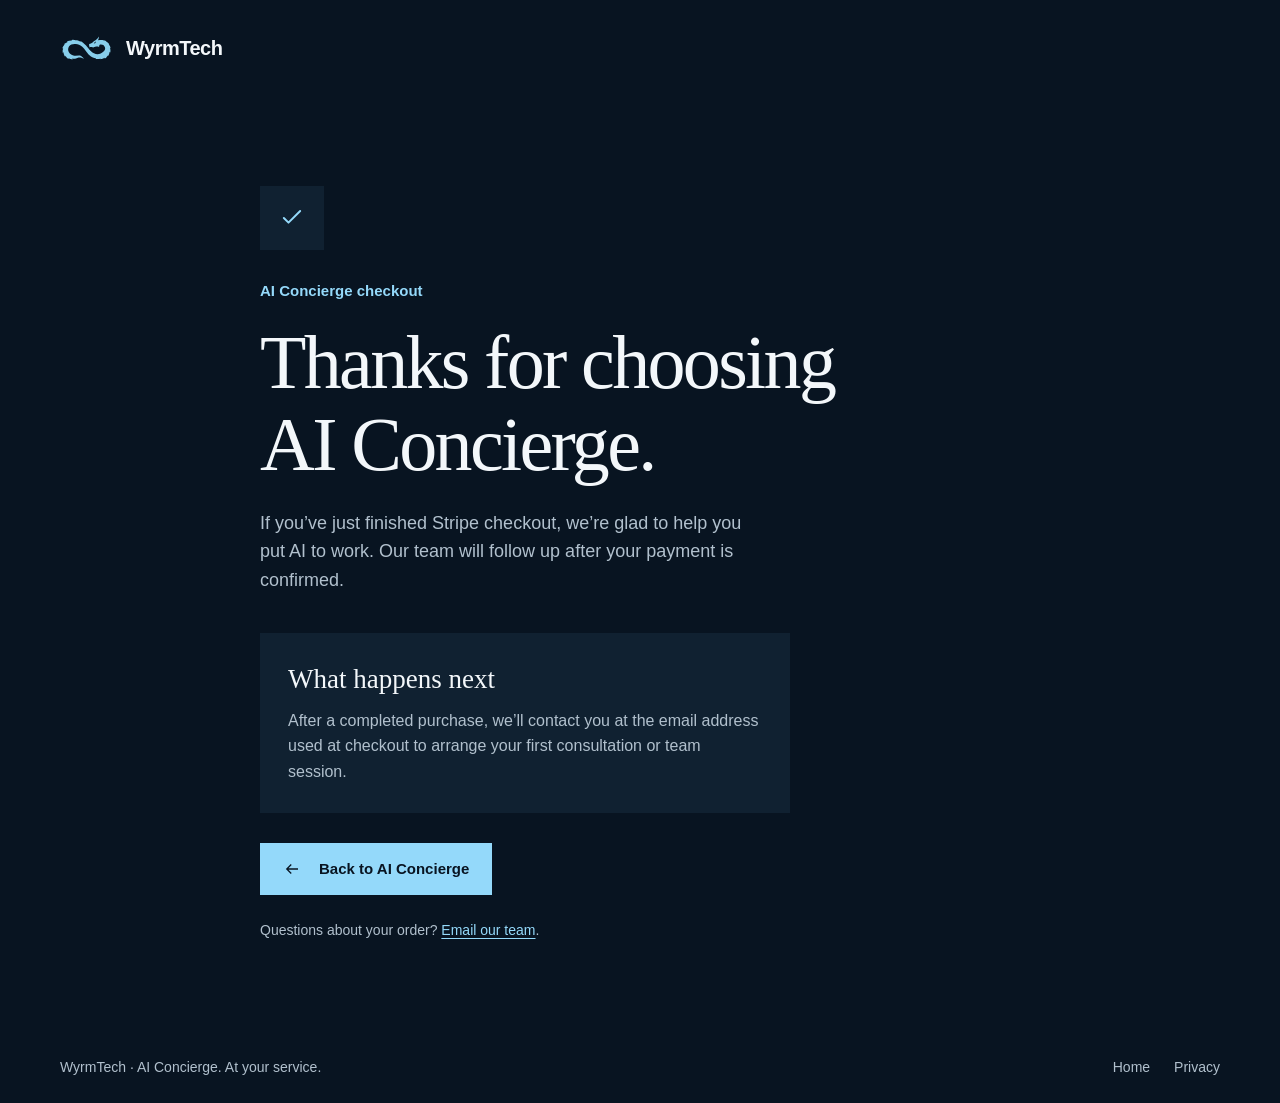
<file: ai/order-confirmed/index.html>
<!doctype html>
<html lang="en">
  <head>
    <!-- Google tag (gtag.js) -->
    <script async src="https://www.googletagmanager.com/gtag/js?id=G-9FRRSLHYQ3"></script>
    <script>
      window.dataLayer = window.dataLayer || [];
      function gtag(){dataLayer.push(arguments);}
      gtag('js', new Date());
      gtag('config', 'G-9FRRSLHYQ3', { page_location: window.location.origin + window.location.pathname });
    </script>
    <meta charset="UTF-8" />
    <meta name="viewport" content="width=device-width, initial-scale=1.0" />
    <meta name="robots" content="noindex, follow" />
    <meta name="referrer" content="no-referrer" />
    <meta name="theme-color" content="#081421" />
    <meta name="description" content="Thank you for choosing WyrmTech AI Concierge. Find out what happens after Stripe checkout." />
    <link rel="icon" href="../../favicon.svg" type="image/svg+xml" />
    <title>Thank You for Signing Up | WyrmTech AI Concierge</title>
    <link rel="stylesheet" href="../thank-you/styles.css" />
    <link rel="stylesheet" href="styles.css" />
    <link rel="stylesheet" href="../refresh.css?v=20261027-brief" />
  </head>
  <body class="confirm-page">
    <a class="skip-link" href="#main">Skip to content</a>
    <header class="header wrap"><a class="brand" href="../../index.html" aria-label="WyrmTech home"><img src="../../world-dragon-simple.svg" alt="" width="53" height="30" />WyrmTech</a></header>
    <main id="main">
      <div class="confirmation-mark" aria-hidden="true"><svg viewBox="0 0 24 24" fill="none" stroke="currentColor" stroke-width="1.7" stroke-linecap="round" stroke-linejoin="round"><path d="m5 12 4 4L19 6" /></svg></div>
      <p class="eyebrow" id="order-status">AI Concierge checkout</p>
      <h1><span class="order-title-lead" id="order-title-lead">Thanks for choosing</span><span id="order-title-accent">AI Concierge.</span></h1>
      <p class="intro" id="order-intro">If you’ve just finished Stripe checkout, we’re glad to help you put AI to work. Our team will follow up after your payment is confirmed.</p>
      <p class="checkout-reference" id="checkout-reference" hidden>Stripe checkout reference <code id="checkout-session-id"></code></p>
      <p class="test-note" id="test-note" hidden>This is a Stripe test checkout. No live payment was collected.</p>
      <section class="next-step" aria-labelledby="next-title"><h2 id="next-title">What happens next</h2><p id="order-next">After a completed purchase, we’ll contact you at the email address used at checkout to arrange your first consultation or team session.</p></section>
      <a class="button" href="../"><svg viewBox="0 0 24 24" fill="none" stroke="currentColor" stroke-width="1.7" aria-hidden="true"><path d="M20 12H5m6-6-6 6 6 6" /></svg>Back to AI Concierge</a>
      <p class="order-help">Questions about your order? <a href="mailto:sales@wyrmtech.com">Email our team</a>.</p>
    </main>
    <footer class="footer wrap"><span>WyrmTech · AI Concierge. At your service.</span><div class="footer-links"><a href="../../index.html">Home</a><a href="../../privacy/">Privacy</a></div></footer>
    <script src="order-confirmed.js" defer></script>
  </body>
</html>
</file>
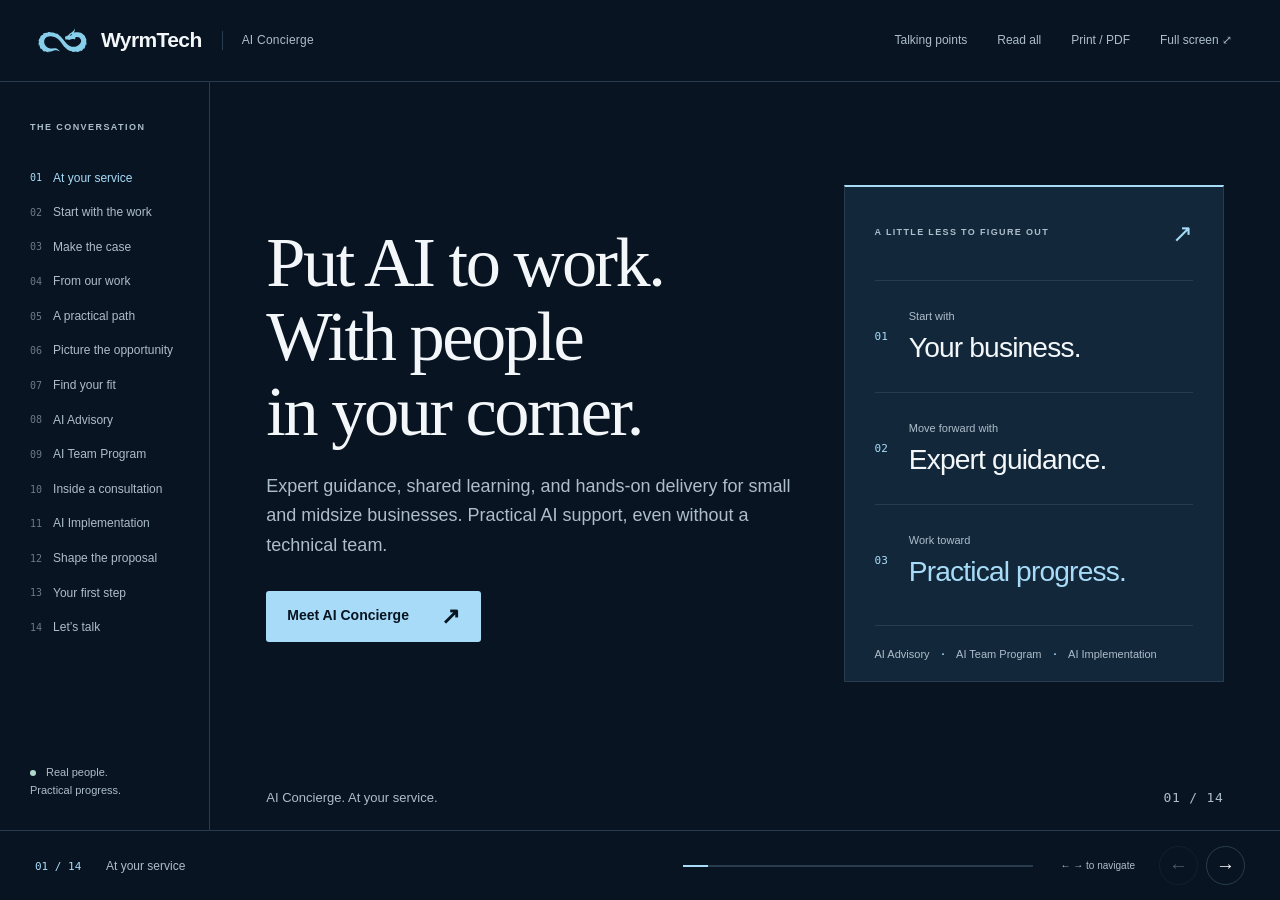
<file: ai/pitch-deck/index.html>
<!doctype html>
<html lang="en">
  <head>
    <meta charset="UTF-8" />
    <meta name="viewport" content="width=device-width, initial-scale=1.0" />
    <meta name="theme-color" content="#081421" />
    <meta name="description" content="WyrmTech AI Concierge offers AI Advisory, an AI Team Program, and fixed-bid AI Implementation for businesses." />
    <link rel="icon" href="../../favicon.svg" type="image/svg+xml" />
    <link rel="stylesheet" href="styles.css?v=20261021-offers" />
    <link rel="stylesheet" href="../refresh.css?v=20261027-brief" />
    <script src="deck.js?v=20261021-offers" defer></script>
    <title>AI Concierge · Sales Presentation | WyrmTech</title>
  </head>
  <body class="deck-page">
    <a class="skip-link" href="#deck">Skip to presentation</a>
    <header class="deck-header">
      <a class="brand" href="../" aria-label="WyrmTech AI Concierge"><img src="../../world-dragon-simple.svg" width="53" height="30" alt="" />WyrmTech<span>AI Concierge</span></a>
      <div class="deck-tools" aria-label="Presentation tools" hidden>
        <button id="notes-toggle" type="button" aria-pressed="false" aria-controls="presenter-notes">Talking points</button>
        <button id="view-toggle" type="button" aria-pressed="false">Read all</button>
        <button id="print-deck" type="button">Print / PDF</button>
        <button id="fullscreen-toggle" type="button" aria-pressed="false">Full screen <span aria-hidden="true">⤢</span></button>
      </div>
    </header>

    <div class="deck-layout">
      <aside class="deck-sidebar">
        <p class="small-label">The conversation</p>
        <nav aria-label="Presentation chapters">
          <a href="#introduction"><span>01</span> At your service</a>
          <a href="#opportunity"><span>02</span> Start with the work</a>
          <a href="#business-value"><span>03</span> Make the case</a>
          <a href="#proof"><span>04</span> From our work</a>
          <a href="#approach"><span>05</span> A practical path</a>
          <a href="#possibilities"><span>06</span> Picture the opportunity</a>
          <a href="#services"><span>07</span> Find your fit</a>
          <a href="#steward"><span>08</span> AI Advisory</a>
          <a href="#guild"><span>09</span> AI Team Program</a>
          <a href="#consultation"><span>10</span> Inside a consultation</a>
          <a href="#butler"><span>11</span> AI Implementation</a>
          <a href="#discovery"><span>12</span> Shape the proposal</a>
          <a href="#getting-started"><span>13</span> Your first step</a>
          <a href="#next-step"><span>14</span> Let’s talk</a>
        </nav>
        <div class="sidebar-bottom"><span class="status-dot" aria-hidden="true"></span> Real people.<br />Practical progress.</div>
      </aside>

      <main id="deck" tabindex="-1">
        <section class="slide cover-slide" id="introduction" aria-labelledby="intro-title" data-title="At your service">
          <p class="eyebrow">WyrmTech / Human-led AI support</p>
          <div class="cover-grid">
            <div>
              <h1 id="intro-title">Put AI to work.<br /><em>With people<br />in your corner.</em></h1>
              <p class="lead">Expert guidance, shared learning, and hands-on delivery for small and midsize businesses. Practical AI support, even without a technical team.</p>
              <a class="primary-link" href="#opportunity">Meet AI Concierge <span aria-hidden="true">↗</span></a>
            </div>
            <div class="cover-visual" aria-label="From your business priorities, through expert guidance, to practical progress">
              <div class="visual-heading"><span class="small-label">A little less to figure out</span><span aria-hidden="true">↗</span></div>
              <div class="journey-step"><span>01</span><div><small>Start with</small><strong>Your business.</strong></div></div>
              <div class="journey-step"><span>02</span><div><small>Move forward with</small><strong>Expert guidance.</strong></div></div>
              <div class="journey-step journey-result"><span>03</span><div><small>Work toward</small><strong>Practical progress.</strong></div></div>
              <p>AI Advisory <b>·</b> AI Team Program <b>·</b> AI Implementation</p>
            </div>
          </div>
          <div class="slide-bottom"><span>AI Concierge. At your service.</span><span>01 / 14</span></div>
          <template class="talking-points"><p>Introduce AI Concierge as a service delivered by people. The strongest fit is a small or midsize business, or a nontechnical function, that wants practical AI capability and needs help getting there.</p><p><strong>Ask:</strong> “Where does your team spend time on work you wish were easier?” Start with the business problem before discussing tools or plans.</p></template>
        </section>

        <section class="slide" id="opportunity" aria-labelledby="opportunity-title" data-title="Start with the work">
          <p class="eyebrow">The opportunity</p>
          <h2 id="opportunity-title">Start with a task.<br /><em>Make the value concrete.</em></h2>
          <p class="lead">You don’t need an AI strategy for everything. Find one useful place to begin.</p>
          <div class="task-list">
            <article><span class="task-number">01</span><div><h3>A blank page.</h3><p>Proposals, presentations, and customer updates.</p></div><span class="task-arrow" aria-hidden="true">→</span><strong>A first draft to refine.</strong></article>
            <article><span class="task-number">02</span><div><h3>Too much information.</h3><p>Meeting notes, long documents, and business reports.</p></div><span class="task-arrow" aria-hidden="true">→</span><strong>Clearer next steps.</strong></article>
            <article><span class="task-number">03</span><div><h3>The same work again.</h3><p>Recurring reports, follow-ups, and administration.</p></div><span class="task-arrow" aria-hidden="true">→</span><strong>A simpler way to work.</strong></article>
          </div>
          <div class="slide-bottom"><span>Choose a useful starting point. Build from there.</span><span>02 / 14</span></div>
          <template class="talking-points"><p>Use these as possible starting points, then spend time on the one closest to the prospect’s work. Avoid promising savings before understanding their process.</p><p><strong>Ask:</strong> “How do you handle that today, how often does it come up, and what would a better result look like?”</p></template>
        </section>

        <section class="slide" id="business-value" aria-labelledby="value-title" data-title="Make the case">
          <p class="eyebrow">Make the business case</p>
          <h2 id="value-title">Less cost.<br /><em>More room to grow.</em></h2>
          <p class="lead">Start with the business reason to invest. Then agree on how you’ll measure whether the work is helping.</p>
          <div class="value-grid">
            <article><span class="value-mark" aria-hidden="true">↘</span><p class="small-label">Improve the cost of doing business</p><h3>Make existing<br />work more efficient.</h3><p>Reduce repetitive effort, avoid unnecessary purchases, and give people time back for higher-value work.</p><div class="value-question"><strong>What to understand</strong><span>Time per task · frequency · avoidable spend</span></div></article>
            <article><span class="value-mark" aria-hidden="true">↗</span><p class="small-label">Create a path to revenue</p><h3>Bring the next<br />opportunity closer.</h3><p>Get a product to market sooner, support more customers, or build a service your customers will pay to use.</p><div class="value-question"><strong>What to understand</strong><span>Demand · price · adoption · delivery cost</span></div></article>
          </div>
          <div class="slide-bottom"><span>Use your business’s numbers to shape the proposal.</span><span>03 / 14</span></div>
          <template class="talking-points"><p>Establish whether the buyer is primarily motivated by cost, growth, or both. For cost, estimate task frequency × time saved × an agreed hourly cost, then distinguish time returned from an actual reduction in spend. For growth, model adoption and contribution after delivery and tool costs.</p><p><strong>Ask:</strong> “What would make this investment worthwhile?” Record assumptions and a baseline. Do not reuse hypothetical revenue, savings, or launch timelines from the discussion as proven results.</p></template>
        </section>

        <section class="slide" id="proof" aria-labelledby="proof-title" data-title="From our work">
          <p class="eyebrow">From WyrmTech’s work</p>
          <h2 id="proof-title">Practical work.<br /><em>Tangible progress.</em></h2>
          <div class="proof-grid">
            <article class="proof-primary"><p class="small-label">Finance / Invoice creation</p><div class="before-after"><span>~30 min</span><b aria-hidden="true">↘</b><strong>A couple<br />of minutes.</strong></div><p>We connected AI to QuickBooks Online to create invoices and answer financial questions in everyday language.</p></article>
            <div class="proof-secondary">
              <article><p class="small-label">Technology / Cloud deployment</p><h3>More than a week.<br /><em>To under an hour.</em></h3><p>Streamlined infrastructure rollout for fully developed applications.</p></article>
              <article><p class="small-label">Business &amp; product / Planning</p><h3>From vision<br /><em>to a buildable plan.</em></h3><p>Product strategy → functional requirements → technical requirements → development handoff.</p></article>
            </div>
          </div>
          <div class="slide-bottom"><span>Examples from prior work; results depend on the project. <a href="../#our-work" target="_blank" rel="noopener">Explore the examples ↗</a></span><span>04 / 14</span></div>
          <template class="talking-points"><p>Choose the example closest to the prospect’s situation. These are the examples published on the AI Concierge page. The cloud example concerns deployment of an already developed application, not building an application in an hour.</p><p><strong>Ask:</strong> “Is there a similar bottleneck in your business?”</p></template>
        </section>

        <section class="slide" id="approach" aria-labelledby="approach-title" data-title="A practical path">
          <p class="eyebrow">How we help</p>
          <h2 id="approach-title">A real team to talk to.<br /><em>A practical path to follow.</em></h2>
          <div class="process-grid">
            <article><span class="big-number">01</span><h3>Understand.</h3><p>Your priorities, your people, and the work you want to make easier.</p><span class="process-takeaway">A clear starting point</span></article>
            <article><span class="big-number">02</span><h3>Choose.</h3><p>Weigh useful options against your goals, budget, and way of working.</p><span class="process-takeaway">An approach that fits</span></article>
            <article><span class="big-number">03</span><h3>Apply.</h3><p>Build skills with our guidance, learn as a team, or put a project in our hands.</p><span class="process-takeaway">Support for the next step</span></article>
          </div>
          <p class="statement">Technology leadership experience across financial services and major media brands. Advice in plain language.</p>
          <div class="slide-bottom"><span>Your goals shape the work.</span><span>05 / 14</span></div>
          <template class="talking-points"><p>Explain that WyrmTech starts with business context, then helps the client choose a useful approach. Describe the support available without implying unlimited access or an agreed delivery timeline.</p><p><strong>Ask:</strong> “Would you like to learn how to do this yourself, bring your team along, or have someone handle the build?”</p></template>
        </section>

        <section class="slide" id="possibilities" aria-labelledby="possibilities-title" data-title="Picture the opportunity">
          <p class="eyebrow">Illustrative opportunities / Shaped around your business</p>
          <h2 id="possibilities-title">Where could this<br /><em>make a difference?</em></h2>
          <div class="opportunity-grid">
            <article><p class="small-label">Trades &amp; operations</p><h3>Use what’s<br />already on the shelf.</h3><p>Connect inventory with quoting so a team can check existing stock before buying materials for the next job.</p><div><span>Potential value</span><strong>Less avoidable purchasing.<br />Better visibility into stock.</strong></div></article>
            <article><p class="small-label">Real estate teams</p><h3>Bring the work<br />into one view.</h3><p>Explore shared tools for marketing, deal progress, and agent workloads, giving a brokerage a clearer view of its business.</p><div><span>Potential value</span><strong>Less coordination effort.<br />A stronger service for agents.</strong></div></article>
            <article><p class="small-label">Service networks</p><h3>Build something<br />your customers can use.</h3><p>Explore a shared portal with useful workflows that a network can offer to member businesses.</p><div><span>Potential value</span><strong>New service revenue.<br />More value for members.</strong></div></article>
          </div>
          <div class="slide-bottom"><span>Concepts to explore during discovery; scope, feasibility, and value are established together.</span><span>06 / 14</span></div>
          <template class="talking-points"><p>These are opportunity examples from the conversation, not delivered case studies. Use the example that fits the buyer. In a brokerage or member network, distinguish who pays, who uses the tool, and who receives the benefit.</p><p><strong>Ask:</strong> “Which systems hold this information today, and who would need to use the result?” Data availability and integration complexity will shape the proposal.</p></template>
        </section>

        <section class="slide" id="services" aria-labelledby="services-title" data-title="Find your fit">
          <p class="eyebrow">Three ways to work together</p>
          <h2 id="services-title">Choose the level of help<br /><em>you need.</em></h2>
          <div class="service-grid">
            <a class="service-card" href="#steward"><span class="service-symbol" aria-hidden="true">01 /</span><p class="small-label">For business owners</p><h3>AI Advisory</h3><p class="service-brand">Steward Service</p><p class="service-promise">We guide. You implement.</p><p>Private consultations, an action plan, tools and Slack support. Annual, quarterly, or monthly cadence.</p><p class="service-cost">From $100 / month</p><span class="service-link">Compare advisory plans <b aria-hidden="true">↗</b></span></a>
            <a class="service-card guild-card" href="#guild"><span class="service-symbol" aria-hidden="true">02 /</span><p class="small-label">Teams of 3+</p><h3>AI Team Program</h3><p class="service-brand">Guild Service</p><p class="service-promise">We guide the group. Your team applies it.</p><p>Private group consultations and an action plan. Select and Signature add training.</p><p class="service-cost">From $300 / month for 3</p><span class="service-link">Compare team plans <b aria-hidden="true">↗</b></span></a>
            <a class="service-card" href="#butler"><span class="service-symbol" aria-hidden="true">03 /</span><p class="small-label">Fixed-bid project</p><h3>AI Implementation</h3><p class="service-brand">Butler Service</p><p class="service-promise">We scope, build, test, and hand over.</p><p>Paid discovery, written deliverables, a fixed build price, and 30 business days of launch support.</p><p class="service-cost">Projects from $10,000</p><span class="service-link">Explore implementation <b aria-hidden="true">↗</b></span></a>
          </div>
          <div class="slide-bottom"><span>Start where you are. Choose the support you need.</span><span>07 / 14</span></div>
          <template class="talking-points"><p>Lead with the plain service and what changes hands. AI Advisory guides an owner who implements. The AI Team Program guides a group of at least three; training is included in Select and Signature. AI Implementation is a scoped project WyrmTech builds. Use Steward, Guild, and Butler as secondary names.</p><p><strong>Ask:</strong> “Who will take part, who will do the implementation, and how often would support be useful?” A buyer can start with any of the three services.</p></template>
        </section>

        <section class="slide" id="steward" aria-labelledby="steward-title" data-title="AI Advisory">
          <p class="eyebrow">01 / For owners who implement in-house</p>
          <h2 id="steward-title">AI Advisory</h2>
          <p class="deck-service-name">Steward Service</p>
          <p class="lead">Private consultations, a prioritized action plan, practical tools and templates, and Slack responses within 24 hours. WyrmTech guides; you implement.</p>
          <div class="plan-grid steward-plans">
            <article class="plan"><p class="small-label">Find your direction</p><h3>Essential</h3><p class="plan-price">$100<span> / month</span></p><p class="annual-price">or $1,000/year · save $200</p><div class="plan-detail"><strong>1 consultation / year</strong><p>Review a priority and leave with practical next steps.</p></div></article>
            <article class="plan"><p class="small-label">Build a rhythm</p><h3>Select</h3><p class="plan-price">$300<span> / month</span></p><p class="annual-price">or $3,000/year · save $600</p><div class="plan-detail"><strong>1 consultation / quarter</strong><p>Plus training on common AI concepts.</p></div></article>
            <article class="plan"><p class="small-label">Go deeper</p><h3>Signature</h3><p class="plan-price">$1,000<span> / month</span></p><p class="annual-price">or $10,000/year · save $2,000</p><div class="plan-detail"><strong>1 consultation / month</strong><p>Plus focused training for your priorities.</p></div></article>
          </div>
          <div class="slide-bottom"><span>Prices are a static snapshot, before tax. <a href="../sign-up/#steward" target="_blank" rel="noopener">View current plans ↗</a></span><span>08 / 14</span></div>
          <template class="talking-points"><p>Present this as AI Advisory first, Steward second. The client owns implementation. Every plan includes consultations, an action plan, access to practical tools and templates, and Slack responses within 24 hours. Separate billing from consultation cadence: monthly billing for Essential still provides an annual consultation. Yearly billing is 10 times the monthly price.</p><p><strong>Ask:</strong> “How often would expert feedback help you move forward?” Prices were checked against the Stripe test catalog on October 21, 2026. Confirm production checkout is ready before taking a payment.</p></template>
        </section>

        <section class="slide" id="guild" aria-labelledby="guild-title" data-title="AI Team Program">
          <p class="eyebrow">02 / Team guidance for 3 or more</p>
          <h2 id="guild-title">AI Team Program</h2>
          <p class="deck-service-name">Guild Service</p>
          <p class="lead">Group consultations and an action plan, with shared tools and Slack replies within 24 hours. Select and Signature add training.</p>
          <div class="guild-controls" id="guild-controls" hidden>
            <div class="seat-control"><label for="guild-seats">People on your team</label><div class="seat-input"><button id="seat-minus" type="button" aria-label="Remove one seat">−</button><input id="guild-seats" type="number" min="3" max="99" step="1" value="3" inputmode="numeric" aria-describedby="guild-tier" /><button id="seat-plus" type="button" aria-label="Add one seat">+</button></div></div>
            <div class="billing-control"><label for="guild-billing">Billing</label><select id="guild-billing"><option value="month">Monthly</option><option value="year">Yearly · save 2 months</option></select></div>
            <p id="guild-tier">3 seats · base rate</p>
          </div>
          <div class="plan-grid guild-plans" aria-live="polite" aria-atomic="true">
            <article class="plan" data-guild-plan="essential"><h3>Essential</h3><p class="plan-price"><span data-total>$300</span><span data-interval> / month</span></p><p class="annual-price" data-per-seat>$100 per person / month · 3 people</p><div class="plan-detail"><strong>1 group consultation / year</strong><p>Shared priorities and a practical action plan.</p></div><p class="savings" data-savings>$3,000 billed yearly · save $600/year</p></article>
            <article class="plan" data-guild-plan="select"><h3>Select</h3><p class="plan-price"><span data-total>$900</span><span data-interval> / month</span></p><p class="annual-price" data-per-seat>$300 per person / month · 3 people</p><div class="plan-detail"><strong>1 group consultation / quarter</strong><p>Plus training on common AI concepts.</p></div><p class="savings" data-savings>$9,000 billed yearly · save $1,800/year</p></article>
            <article class="plan" data-guild-plan="signature"><h3>Signature</h3><p class="plan-price"><span data-total>$3,000</span><span data-interval> / month</span></p><p class="annual-price" data-per-seat>$1,000 per person / month · 3 people</p><div class="plan-detail"><strong>1 group consultation / month</strong><p>Plus training tailored to team workflows.</p></div><p class="savings" data-savings>$30,000 billed yearly · save $6,000/year</p></article>
          </div>
          <p class="pricing-caption">Team totals in USD, before tax. Every seat uses the rate for your team’s size. Yearly billing is paid annually; session frequency follows your plan.</p>
          <div class="slide-bottom"><span>Prices are a static snapshot. Minimum 3 seats. <a href="../sign-up/#guild" target="_blank" rel="noopener">View plans ↗</a></span><span>09 / 14</span></div>
          <template class="talking-points"><p>Lead with AI Team Program, then Guild. Start at three people. Set the actual team size, then compare monthly and yearly billing. All seats get the rate for the selected size band; the group shares each consultation. Essential is guidance; Select adds common-concept training; Signature tailors training to the team's workflows.</p><p><strong>Ask:</strong> “Who needs to learn together, and what do you want everyone to be able to do?” Prices reflect the Stripe test catalog checked October 21, 2026. This estimate does not update automatically when the catalog changes.</p></template>
        </section>

        <section class="slide" id="consultation" aria-labelledby="consultation-title" data-title="Inside a consultation">
          <p class="eyebrow">Inside AI Advisory &amp; the AI Team Program</p>
          <h2 id="consultation-title">One challenge.<br /><em>A considered plan.</em></h2>
          <p class="lead">Each consultation centers on a defined pain point, with preparation and guidance to help you put a solution into practice.</p>
          <ol class="consultation-flow">
            <li><span>01</span><h3>Scope</h3><p>Meet to understand the problem, your current process, and the outcome you need.</p></li>
            <li><span>02</span><h3>Research</h3><p>We work through the options and prepare a practical approach for your situation.</p></li>
            <li><span>03</span><h3>Walk through</h3><p>Meet again to review a plan you or your team can execute, with clear next steps.</p></li>
            <li><span>04</span><h3>Apply</h3><p>Put the plan to work. Ask follow-up questions in Slack and receive a response within 24 hours.</p></li>
          </ol>
          <div class="billing-callout"><strong>You lead the implementation.</strong><span>We provide direction. AI Implementation is available when you want WyrmTech to build it.</span></div>
          <div class="slide-bottom"><span>Consultation cycles follow your plan’s annual, quarterly, or monthly cadence.</span><span>10 / 14</span></div>
          <template class="talking-points"><p>Explain a consultation as a cycle focused on one pain point: scoping discussion, research, closing walkthrough, and Slack follow-up. The AI Team Program uses this approach with the group. Slack questions receive a response within 24 hours while the subscription is active.</p><p><strong>Ask:</strong> “Do you have the time and ownership in place to execute the plan?” If the answer changes, discuss a scoped AI Implementation project.</p></template>
        </section>

        <section class="slide" id="butler" aria-labelledby="butler-title" data-title="AI Implementation">
          <p class="eyebrow">03 / Fixed-bid project delivery</p>
          <div class="butler-grid">
            <div><h2 id="butler-title">AI Implementation</h2><p class="deck-service-name">Butler Service</p><p class="lead">Tell us what work you want to make easier. We scope the workflow, define deliverables and success criteria, and quote one fixed build price before implementation.</p><div class="project-price"><span class="small-label">Fixed-bid project minimum</span><strong>$10,000<span> USD</span></strong><p>Paid discovery is quoted before it begins. Final build pricing depends on complexity, integrations, users, and timing.</p></div></div>
            <ol class="delivery-list"><li><span>01</span><div><h3>Discover and scope.</h3><p>Paid discovery defines written deliverables and success criteria. You receive a fixed build price before implementation.</p></div></li><li><span>02</span><div><h3>Build and test.</h3><p>WyrmTech designs the solution, implements it, and tests it in your business environment.</p></div></li><li><span>03</span><div><h3>Hand over and support.</h3><p>Documentation, team training, and 30 business days of post-launch support are included.</p></div></li></ol>
          </div>
          <p class="project-options"><strong>Example builds:</strong> Lead response automation, internal knowledge assistant, proposal generation, customer support workflow, reporting. <strong>Scoped separately:</strong> Maintenance, new features, unrelated workflows, third-party software fees.</p>
          <div class="slide-bottom"><span>Define the outcome. Agree on the work. <a href="../#contact" target="_blank" rel="noopener">Discuss a project ↗</a></span><span>11 / 14</span></div>
          <template class="talking-points"><p>Lead with AI Implementation, then Butler. Paid discovery is quoted before it starts and produces scope, written deliverables, and success criteria. The build receives one fixed bid of at least $10,000 before implementation. WyrmTech designs, builds, tests, documents, trains the team, and provides 30 business days of post-launch support. Ongoing maintenance, unrelated workflows, new features, and third-party fees are scoped separately.</p><p><strong>Ask:</strong> “What would need to be delivered for you to call this project a success?” Have the delivery team validate scope and effort before committing to a price or schedule.</p></template>
        </section>

        <section class="slide" id="discovery" aria-labelledby="discovery-title" data-title="Shape the proposal">
          <p class="eyebrow">From a pain point to a proposal</p>
          <h2 id="discovery-title">Understand the work.<br /><em>Then define the investment.</em></h2>
          <div class="discovery-grid">
            <div class="discovery-questions"><article><span>01</span><div><h3>What hurts today?</h3><p>The task, frequency, current effort, and consequences of leaving it as it is.</p></div></article><article><span>02</span><div><h3>What are we working with?</h3><p>The people, systems, data, and access needed to make a solution useful.</p></div></article><article><span>03</span><div><h3>What would make it worthwhile?</h3><p>The outcome, budget, timing, decision-maker, and a way to measure progress.</p></div></article></div>
            <div class="proposal-outline"><p class="small-label">Your proposal connects</p><ol><li><span>The problem</span><strong>What needs to change</strong></li><li><span>The work</span><strong>Scope, deliverables &amp; success criteria</strong></li><li><span>The business case</span><strong>Expected value &amp; assumptions</strong></li><li><span>The investment</span><strong>Fixed price, timing &amp; next steps</strong></li></ol></div>
          </div>
          <div class="slide-bottom"><span>A useful proposal makes the business reasoning clear.</span><span>12 / 14</span></div>
          <template class="talking-points"><p>Use these questions as the discovery checklist. Capture the buyer’s answers before proposing tools. Prioritize pain points by value, feasibility, and available data; agree on a scope that justifies the investment.</p><p><strong>Before quoting:</strong> Have the delivery team validate scope and effort. Keep cost savings, capacity returned, and additional revenue distinct. Record assumptions and agree on how outcomes will be checked.</p></template>
        </section>

        <section class="slide" id="getting-started" aria-labelledby="start-title" data-title="Your first step">
          <p class="eyebrow">Getting started</p>
          <h2 id="start-title">One useful challenge.<br /><em>A clear next step.</em></h2>
          <div class="start-grid"><div class="starter-quote"><span aria-hidden="true">“</span><blockquote>Here’s the work we’d like to make easier.</blockquote><p>That’s enough to start a conversation.</p></div><ol class="start-list"><li><span>1</span><div><h3>Bring the context.</h3><p>Share the task, who does it, and what a better outcome looks like.</p></div></li><li><span>2</span><div><h3>Choose your support.</h3><p>AI Advisory, the AI Team Program, or a fixed-bid implementation.</p></div></li><li><span>3</span><div><h3>Agree on the next step.</h3><p>Choose a plan or define a project scope, then get started together.</p></div></li></ol></div>
          <div class="slide-bottom"><span>You don’t need a technical background to begin.</span><span>13 / 14</span></div>
          <template class="talking-points"><p>Summarize the challenge in the prospect’s own words. Confirm participants, desired outcome, budget, and timing. Recommend a service only after establishing fit.</p><p><strong>Close with:</strong> “It sounds like the next step is [a plan discussion / a scoped project conversation]. Does that fit what you want to achieve?”</p></template>
        </section>

        <section class="slide closing-slide" id="next-step" aria-labelledby="next-title" data-title="Let’s talk">
          <p class="eyebrow">AI Concierge. At your service.</p>
          <h2 id="next-title">What would you like<br /><em>to make easier?</em></h2>
          <div class="closing-questions"><p><span>01</span> What is taking more effort than it should?</p><p><span>02</span> Who needs to be part of the solution?</p><p><span>03</span> Should you implement, should your team learn together, or should WyrmTech build it?</p></div>
          <div class="closing-actions"><a class="primary-link" href="../#contact" target="_blank" rel="noopener">Start a conversation <span aria-hidden="true">↗</span></a><a class="text-link" href="../sign-up/" target="_blank" rel="noopener">Explore plans <span aria-hidden="true">↗</span></a></div>
          <div class="closing-signature"><img src="../../world-dragon-simple.svg" width="85" height="48" alt="" /><span>WyrmTech<small>People you can turn to. Advice you can act on.</small></span></div>
          <div class="slide-bottom"><span><a href="../">wyrmtech.com/ai</a></span><span>14 / 14</span></div>
          <template class="talking-points"><p>Finish with one agreed action and a clear owner. Use the contact page for a follow-up conversation or the plans page to review options together. Confirm production checkout is ready before inviting a prospect to pay.</p><p><strong>Follow-up:</strong> Recap their goal, the service discussed, and the agreed next step. Use the current pricing page when preparing a formal quote.</p></template>
        </section>
      </main>
    </div>

    <aside id="presenter-notes" class="presenter-notes" aria-labelledby="notes-title" hidden><div><p class="eyebrow" id="notes-title">Talking points · visible on this screen</p><button type="button" id="notes-close" aria-label="Close talking points">×</button></div><div id="notes-content"></div></aside>
    <footer class="deck-footer" hidden>
      <p id="slide-status" role="status" aria-live="polite" aria-atomic="true">01 / 14 <span>At your service</span></p>
      <div class="progress-track" aria-hidden="true"><span id="deck-progress"></span></div>
      <div class="slide-controls"><span class="keyboard-hint">← → to navigate</span><button id="previous-slide" type="button" aria-label="Previous slide">←</button><button id="next-slide" type="button" aria-label="Next slide">→</button></div>
    </footer>
    <p id="deck-message" class="sr-only" role="status"></p>
  </body>
</html>
</file>
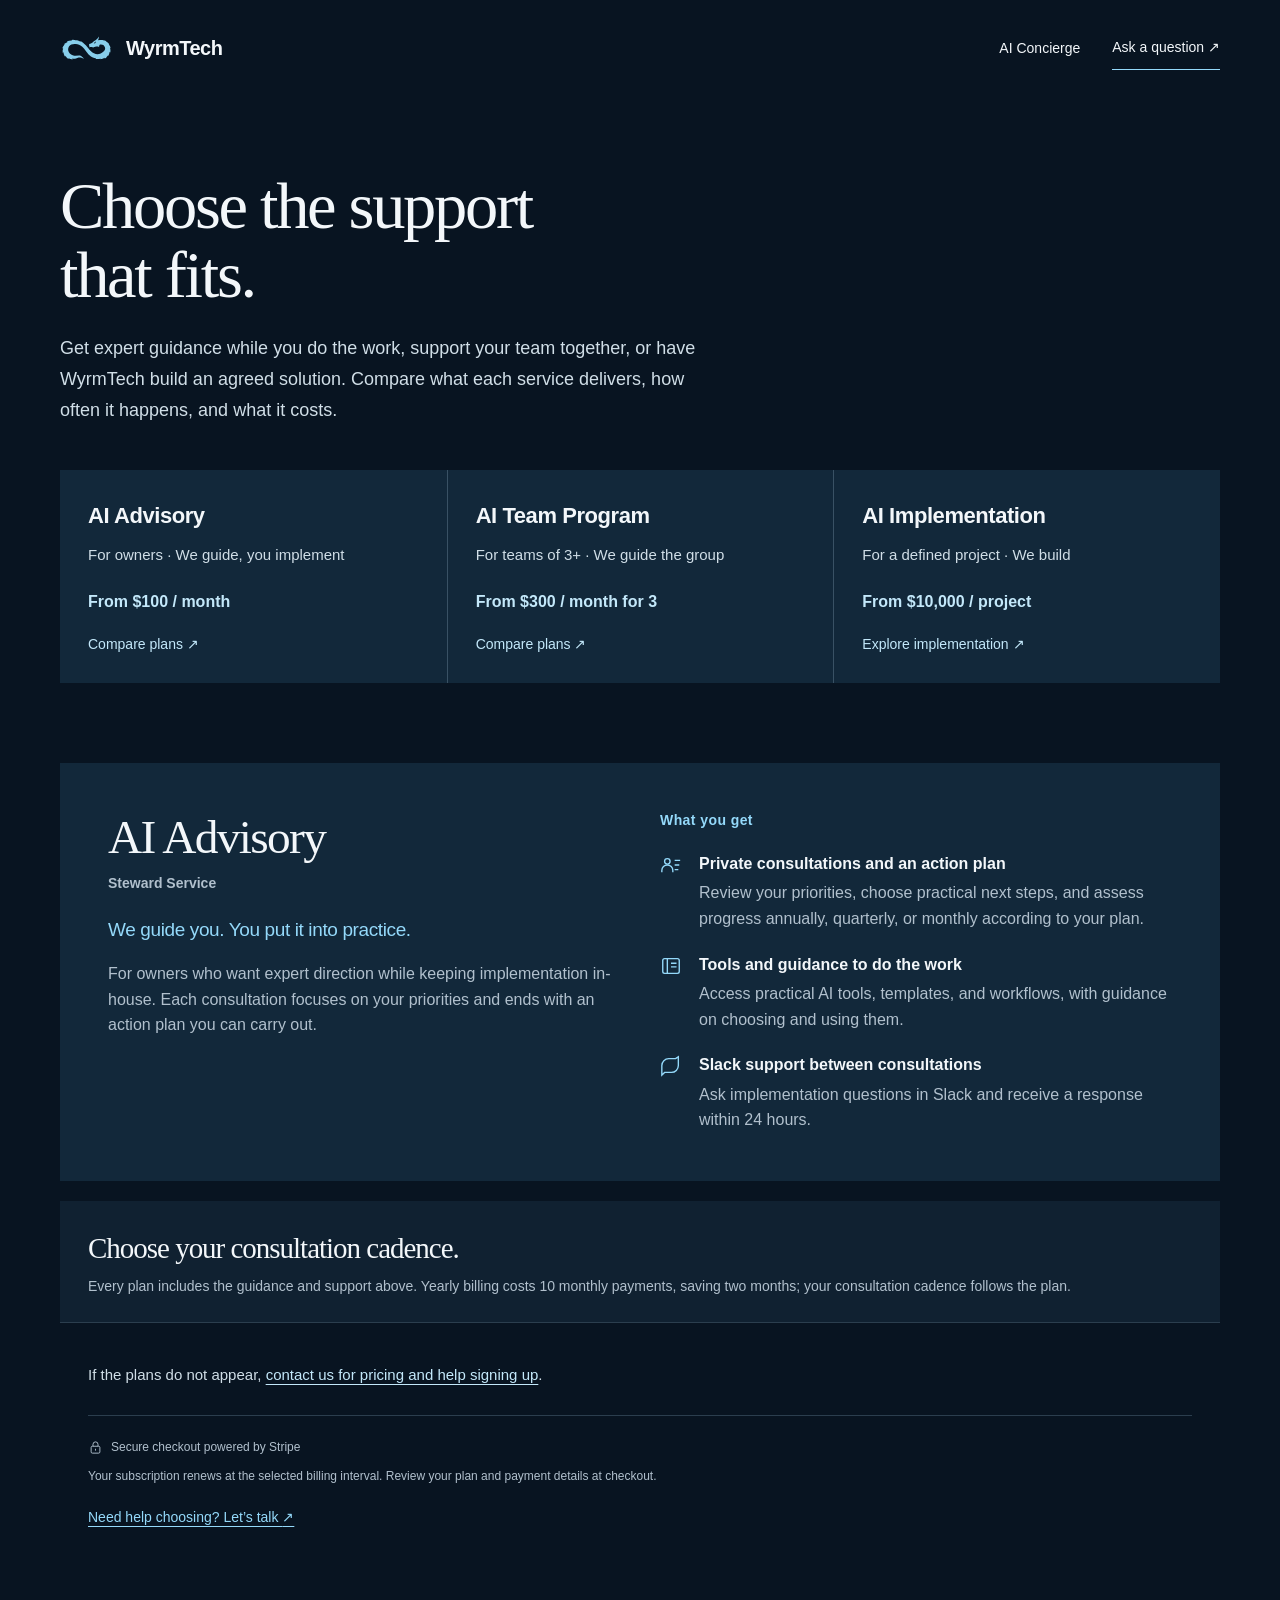
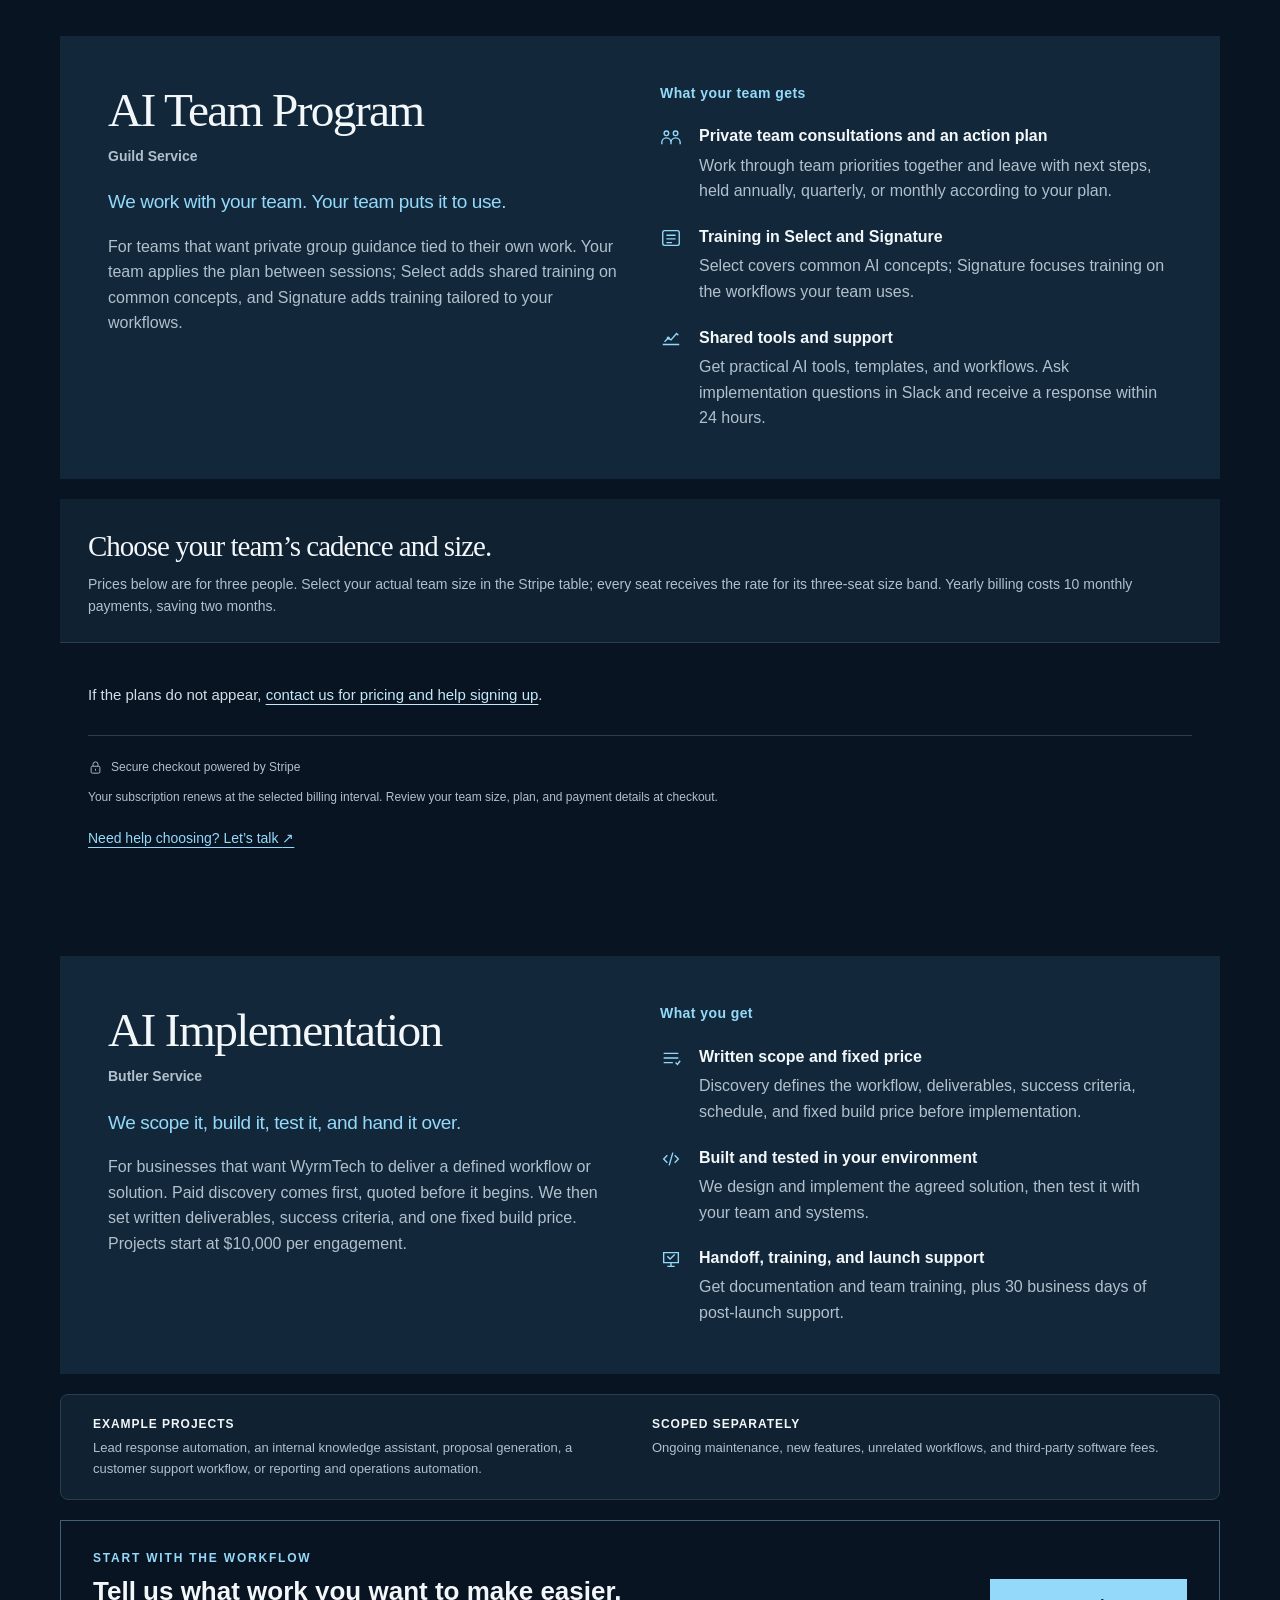
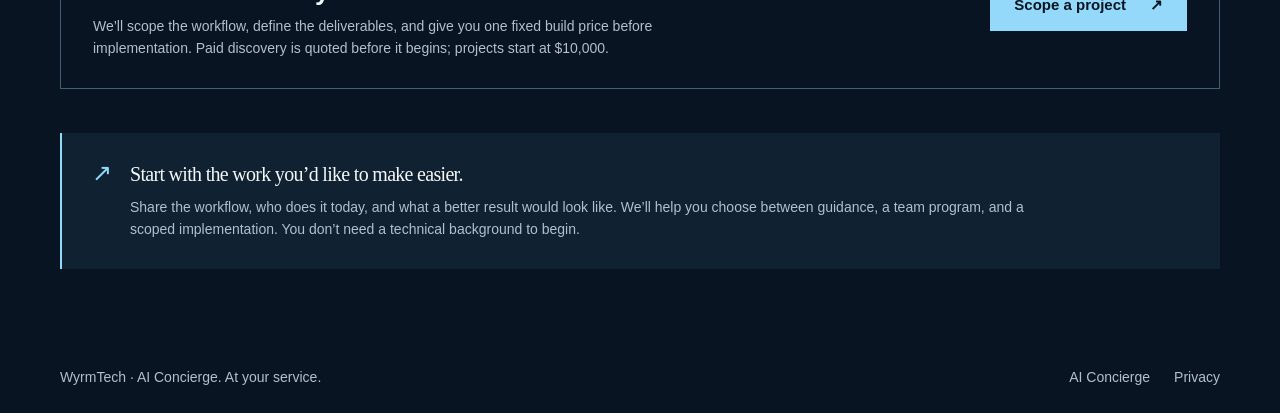
<file: ai/sign-up/index.html>
<!doctype html>
<html lang="en">
  <head>
    <!-- Google tag (gtag.js) -->
    <script async src="https://www.googletagmanager.com/gtag/js?id=G-9FRRSLHYQ3"></script>
    <script>
      window.dataLayer = window.dataLayer || [];
      function gtag() {
        dataLayer.push(arguments);
      }
      gtag("js", new Date());
      gtag("config", "G-9FRRSLHYQ3");
    </script>
    <meta charset="UTF-8" />
    <meta name="viewport" content="width=device-width, initial-scale=1.0" />
    <meta name="theme-color" content="#081421" />
    <meta name="description" content="Compare WyrmTech AI Concierge: AI Advisory for owners, an AI Team Program for groups of three or more, and fixed-bid AI Implementation." />
    <link rel="icon" href="../../favicon.svg" type="image/svg+xml" />
    <title>Choose Your AI Concierge Service | WyrmTech</title>
    <link rel="stylesheet" href="../styles.css?v=20261027-brief" />
    <link rel="stylesheet" href="styles.css?v=20261027-brief" />
    <link rel="stylesheet" href="../refresh.css?v=20261027-brief" />
  </head>
  <body class="signup-page">
    <a class="skip-link" href="#main">Skip to content</a>
    <header class="header wrap">
      <a class="brand" href="../../index.html" aria-label="WyrmTech home"><img src="../../world-dragon-simple.svg" alt="" width="53" height="30" />WyrmTech</a>
      <nav class="nav" aria-label="Page navigation">
        <a class="nav-detail" href="../">AI Concierge</a>
        <a class="nav-contact" href="../#contact">Ask a question <span aria-hidden="true">↗</span></a>
      </nav>
    </header>

    <main class="wrap signup-main" id="main">
      <section class="signup-intro" aria-labelledby="page-title">

        <h1 id="page-title">Choose the support<br />that fits.</h1>
        <p class="signup-lead">
          Get expert guidance while you do the work, support your team together, or have WyrmTech build an agreed solution. Compare what each service delivers, how often it happens, and what it costs.
        </p>
        <nav class="signup-choices" aria-label="Choose your level of AI support">
          <a href="#steward"><strong>AI Advisory</strong><span>For owners · We guide, you implement</span><b>From $100 / month</b><span class="choice-action">Compare plans ↗</span></a>
          <a href="#guild"><strong>AI Team Program</strong><span>For teams of 3+ · We guide the group</span><b>From $300 / month for 3</b><span class="choice-action">Compare plans ↗</span></a>
          <a href="#butler"><strong>AI Implementation</strong><span>For a defined project · We build</span><b>From $10,000 / project</b><span class="choice-action">Explore implementation ↗</span></a>
        </nav>
      </section>

      <section class="signup-service-section signup-steward" aria-labelledby="steward">
        <div class="signup-offering">
          <div class="signup-offering-intro">
            <h2 id="steward">AI Advisory</h2>
            <p class="signup-service-name">Steward Service</p>
            <p class="signup-offering-promise">We guide you. You put it into practice.</p>
            <p class="signup-offering-copy">
              For owners who want expert direction while keeping implementation in-house. Each consultation focuses on your priorities and ends with an action plan you can carry out.
            </p>
          </div>

          <div class="signup-included">
            <h3>What you get</h3>
            <ul class="signup-benefits">
              <li>
                <svg viewBox="0 0 24 24" fill="none" stroke="currentColor" stroke-width="1.5" aria-hidden="true">
                  <circle cx="8" cy="8" r="3" />
                  <path d="M2 20v-2a6 6 0 0 1 12 0v2M16 7h6m-6 5h5m-5 5h4" />
                </svg>
                <div>
                  <h4>Private consultations and an action plan</h4>
                  <p>Review your priorities, choose practical next steps, and assess progress annually, quarterly, or monthly according to your plan.</p>
                </div>
              </li>
              <li>
                <svg viewBox="0 0 24 24" fill="none" stroke="currentColor" stroke-width="1.5" aria-hidden="true">
                  <rect x="3" y="4" width="18" height="16" rx="2" />
                  <path d="M8 4v16m4-11h6m-6 4h6" />
                </svg>
                <div>
                  <h4>Tools and guidance to do the work</h4>
                  <p>Access practical AI tools, templates, and workflows, with guidance on choosing and using them.</p>
                </div>
              </li>
              <li>
                <svg viewBox="0 0 24 24" fill="none" stroke="currentColor" stroke-width="1.5" aria-hidden="true">
                  <path d="M20 11.5a7.5 7.5 0 0 1-7.5 7.5H5l-3 3V11.5A7.5 7.5 0 0 1 9.5 4H17l3-2Z" />
                </svg>
                <div>
                  <h4>Slack support between consultations</h4>
                  <p>Ask implementation questions in Slack and receive a response within 24 hours.</p>
                </div>
              </li>
            </ul>
          </div>
        </div>

        <section class="signup-checkout" aria-labelledby="plan-title">
          <div class="signup-checkout-heading">
            <h2 id="plan-title">Choose your consultation cadence.</h2>
            <p>Every plan includes the guidance and support above. Yearly billing costs 10 monthly payments, saving two months; your consultation cadence follows the plan.</p>
          </div>
          <div class="signup-pricing">
            <!-- Stripe manages the plan prices and billing intervals. -->
            <stripe-pricing-table
              pricing-table-id="prctbl_1UTPXiDWdsTPrWTumAMWWjOL"
              publishable-key="pk_live_51RpqcPDWdsTPrWTuUmbSFGWi0fHQxeb47XZ9gPwHAhnETo4FN1yB07CtVy2JRhlqgfFaFvGnuyy9S4noTKeYH5AN00Z1s1KlRI"
            ></stripe-pricing-table>
            <p class="pricing-fallback">If the plans do not appear, <a href="../#contact">contact us for pricing and help signing up</a>.</p>
            <noscript
              ><p class="signup-no-script">Please enable JavaScript to view plans and sign up, or <a href="../#contact">contact us for help</a>.</p></noscript
            >
          </div>
          <div class="signup-checkout-footer">
            <p class="signup-payment-note">
              <svg viewBox="0 0 24 24" fill="none" stroke="currentColor" stroke-width="1.5" aria-hidden="true">
                <rect x="5" y="10" width="14" height="11" rx="2" />
                <path d="M8 10V7a4 4 0 0 1 8 0v3M12 14v3" /></svg
              >Secure checkout powered by Stripe
            </p>
            <p class="signup-billing-note">Your subscription renews at the selected billing interval. Review your plan and payment details at checkout.</p>
            <a class="signup-text-link" href="../#contact">Need help choosing? Let’s talk <span aria-hidden="true">↗</span></a>
          </div>
        </section>
      </section>

      <section class="signup-service-section signup-guild" aria-labelledby="guild">
        <div class="signup-offering">
          <div class="signup-offering-intro">
            <h2 id="guild">AI Team Program</h2>
            <p class="signup-service-name">Guild Service</p>
            <p class="signup-offering-promise">We work with your team. Your team puts it to use.</p>
            <p class="signup-offering-copy">
              For teams that want private group guidance tied to their own work. Your team applies the plan between sessions; Select adds shared training on common concepts, and Signature adds
              training tailored to your workflows.
            </p>
          </div>

          <div class="signup-included">
            <h3>What your team gets</h3>
            <ul class="signup-benefits">
              <li>
                <svg viewBox="0 0 24 24" fill="none" stroke="currentColor" stroke-width="1.5" aria-hidden="true">
                  <circle cx="7" cy="8" r="2.5" />
                  <circle cx="17" cy="8" r="2.5" />
                  <path d="M2 20v-2a5 5 0 0 1 10 0v2m0 0v-2a5 5 0 0 1 10 0v2" />
                </svg>
                <div>
                  <h4>Private team consultations and an action plan</h4>
                  <p>Work through team priorities together and leave with next steps, held annually, quarterly, or monthly according to your plan.</p>
                </div>
              </li>
              <li>
                <svg viewBox="0 0 24 24" fill="none" stroke="currentColor" stroke-width="1.5" aria-hidden="true">
                  <rect x="3" y="4" width="18" height="16" rx="2" />
                  <path d="M7 9h10M7 13h10M7 17h6" />
                </svg>
                <div>
                  <h4>Training in Select and Signature</h4>
                  <p>Select covers common AI concepts; Signature focuses training on the workflows your team uses.</p>
                </div>
              </li>
              <li>
                <svg viewBox="0 0 24 24" fill="none" stroke="currentColor" stroke-width="1.5" aria-hidden="true">
                  <path d="M3 18h18M5 15l4-4 3 2 6-7 2 2" />
                  <circle cx="9" cy="11" r="1" />
                </svg>
                <div>
                  <h4>Shared tools and support</h4>
                  <p>Get practical AI tools, templates, and workflows. Ask implementation questions in Slack and receive a response within 24 hours.</p>
                </div>
              </li>
            </ul>
          </div>
        </div>

        <section class="signup-checkout" aria-labelledby="guild-plan-title">
          <div class="signup-checkout-heading">
            <h2 id="guild-plan-title">Choose your team’s cadence and size.</h2>
            <p>
              Prices below are for three people. Select your actual team size in the Stripe table; every seat receives the rate for its three-seat size band. Yearly billing costs 10 monthly payments,
              saving two months.
            </p>
          </div>
          <div class="signup-pricing">
            <stripe-pricing-table
              pricing-table-id="prctbl_1UTPacDWdsTPrWTu5h35IVRl"
              publishable-key="pk_live_51RpqcPDWdsTPrWTuUmbSFGWi0fHQxeb47XZ9gPwHAhnETo4FN1yB07CtVy2JRhlqgfFaFvGnuyy9S4noTKeYH5AN00Z1s1KlRI"
            ></stripe-pricing-table>
            <p class="pricing-fallback">If the plans do not appear, <a href="../#contact">contact us for pricing and help signing up</a>.</p>
            <noscript
              ><p class="signup-no-script">Please enable JavaScript to view Guild plans and sign up, or <a href="../#contact">contact us for help</a>.</p></noscript
            >
          </div>
          <div class="signup-checkout-footer">
            <p class="signup-payment-note">
              <svg viewBox="0 0 24 24" fill="none" stroke="currentColor" stroke-width="1.5" aria-hidden="true">
                <rect x="5" y="10" width="14" height="11" rx="2" />
                <path d="M8 10V7a4 4 0 0 1 8 0v3M12 14v3" /></svg
              >Secure checkout powered by Stripe
            </p>
            <p class="signup-billing-note">Your subscription renews at the selected billing interval. Review your team size, plan, and payment details at checkout.</p>
            <a class="signup-text-link" href="../#contact">Need help choosing? Let’s talk <span aria-hidden="true">↗</span></a>
          </div>
        </section>
      </section>

      <section class="signup-service-section signup-butler" aria-labelledby="butler">
        <div class="signup-offering">
          <div class="signup-offering-intro">
            <h2 id="butler">AI Implementation</h2>
            <p class="signup-service-name">Butler Service</p>
            <p class="signup-offering-promise">We scope it, build it, test it, and hand it over.</p>
            <p class="signup-offering-copy">
              For businesses that want WyrmTech to deliver a defined workflow or solution. Paid discovery comes first, quoted before it begins. We then set written deliverables, success criteria, and
              one fixed build price. Projects start at $10,000 per engagement.
            </p>
          </div>

          <div class="signup-included">
            <h3>What you get</h3>
            <ul class="signup-benefits">
              <li>
                <svg viewBox="0 0 24 24" fill="none" stroke="currentColor" stroke-width="1.5" aria-hidden="true">
                  <path d="M4 7h16M4 12h16M4 17h10" />
                  <path d="m17 17 2 2 3-4" />
                </svg>
                <div>
                  <h4>Written scope and fixed price</h4>
                  <p>Discovery defines the workflow, deliverables, success criteria, schedule, and fixed build price before implementation.</p>
                </div>
              </li>
              <li>
                <svg viewBox="0 0 24 24" fill="none" stroke="currentColor" stroke-width="1.5" aria-hidden="true"><path d="m8 8-4 4 4 4m8-8 4 4-4 4M14 5l-4 14" /></svg>
                <div>
                  <h4>Built and tested in your environment</h4>
                  <p>We design and implement the agreed solution, then test it with your team and systems.</p>
                </div>
              </li>
              <li>
                <svg viewBox="0 0 24 24" fill="none" stroke="currentColor" stroke-width="1.5" aria-hidden="true"><path d="M4 5h16v11H4zM8 20h8m-4-4v4M8 9l3 3 5-5" /></svg>
                <div>
                  <h4>Handoff, training, and launch support</h4>
                  <p>Get documentation and team training, plus 30 business days of post-launch support.</p>
                </div>
              </li>
            </ul>
          </div>
        </div>

        <div class="signup-butler-scope">
          <p><strong>Example projects</strong> Lead response automation, an internal knowledge assistant, proposal generation, a customer support workflow, or reporting and operations automation.</p>
          <p><strong>Scoped separately</strong> Ongoing maintenance, new features, unrelated workflows, and third-party software fees.</p>
        </div>

        <div class="signup-butler-action">
          <div>
            <p class="eyebrow">Start with the workflow</p>
            <h3>Tell us what work you want to make easier.</h3>
            <p>We’ll scope the workflow, define the deliverables, and give you one fixed build price before implementation. Paid discovery is quoted before it begins; projects start at $10,000.</p>
          </div>
          <a class="button" href="../#contact">Scope a project <span aria-hidden="true">↗</span></a>
        </div>
      </section>

      <aside class="signup-first-conversation" aria-labelledby="first-conversation-title">
        <span class="signup-small-mark" aria-hidden="true">↗</span>
        <div>
          <h2 id="first-conversation-title">Start with the work you’d like to make easier.</h2>
          <p>
            Share the workflow, who does it today, and what a better result would look like. We’ll help you choose between guidance, a team program, and a scoped implementation. You don’t need a
            technical background to begin.
          </p>
        </div>
      </aside>
    </main>

    <footer class="footer wrap">
      <span>WyrmTech · AI Concierge. At your service.</span>
      <div class="footer-links"><a href="../">AI Concierge</a><a href="../../privacy/">Privacy</a></div>
    </footer>
    <script async src="https://js.stripe.com/v3/pricing-table.js"></script>
  </body>
</html>
</file>
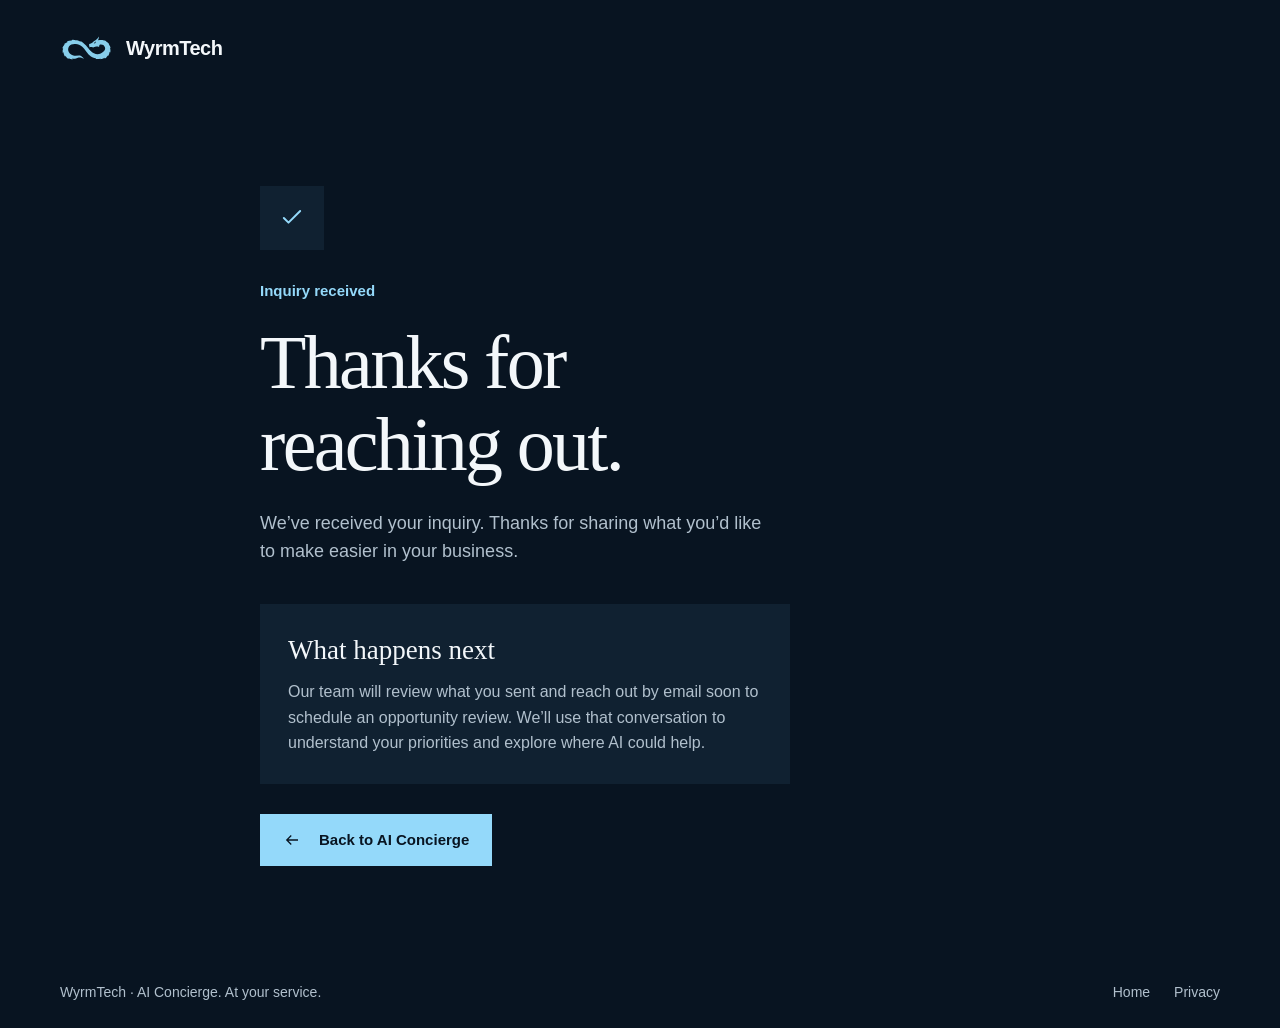
<file: ai/thank-you/index.html>
<!doctype html>
<html lang="en">
  <head>
    <!-- Google tag (gtag.js) -->
    <script async src="https://www.googletagmanager.com/gtag/js?id=G-9FRRSLHYQ3"></script>
    <script>
      window.dataLayer = window.dataLayer || [];
      function gtag(){dataLayer.push(arguments);}
      gtag('js', new Date());
      gtag('config', 'G-9FRRSLHYQ3');
    </script>
    <meta charset="UTF-8" />
    <meta name="viewport" content="width=device-width, initial-scale=1.0" />
    <meta name="robots" content="noindex, follow" />
    <meta name="theme-color" content="#081421" />
    <meta name="description" content="Thank you for contacting WyrmTech AI Concierge about our services for your business." />
    <link rel="icon" href="../../favicon.svg" type="image/svg+xml" />
    <title>Thank You | WyrmTech AI Concierge</title>
    <link rel="stylesheet" href="styles.css" />
    <link rel="stylesheet" href="../refresh.css?v=20261027-brief" />
  </head>
  <body class="confirm-page">
    <a class="skip-link" href="#main">Skip to content</a>
    <header class="header wrap"><a class="brand" href="../../index.html" aria-label="WyrmTech home"><img src="../../world-dragon-simple.svg" alt="" width="53" height="30" />WyrmTech</a></header>
    <main id="main">
      <div class="confirmation-mark" aria-hidden="true"><svg viewBox="0 0 24 24" fill="none" stroke="currentColor" stroke-width="1.7" stroke-linecap="round" stroke-linejoin="round"><path d="m5 12 4 4L19 6" /></svg></div>
      <p class="eyebrow">Inquiry received</p>
      <h1>Thanks for<span>reaching out.</span></h1>
      <p class="intro">We’ve received your inquiry. Thanks for sharing what you’d like to make easier in your business.</p>
      <section class="next-step" aria-labelledby="next-title"><h2 id="next-title">What happens next</h2><p>Our team will review what you sent and reach out by email soon to schedule an opportunity review. We’ll use that conversation to understand your priorities and explore where AI could help.</p></section>
      <a class="button" href="../"><svg viewBox="0 0 24 24" fill="none" stroke="currentColor" stroke-width="1.7" aria-hidden="true"><path d="M20 12H5m6-6-6 6 6 6" /></svg>Back to AI Concierge</a>
    </main>
    <footer class="footer wrap"><span>WyrmTech · AI Concierge. At your service.</span><div class="footer-links"><a href="../../index.html">Home</a><a href="../../privacy/">Privacy</a></div></footer>
  </body>
</html>
</file>
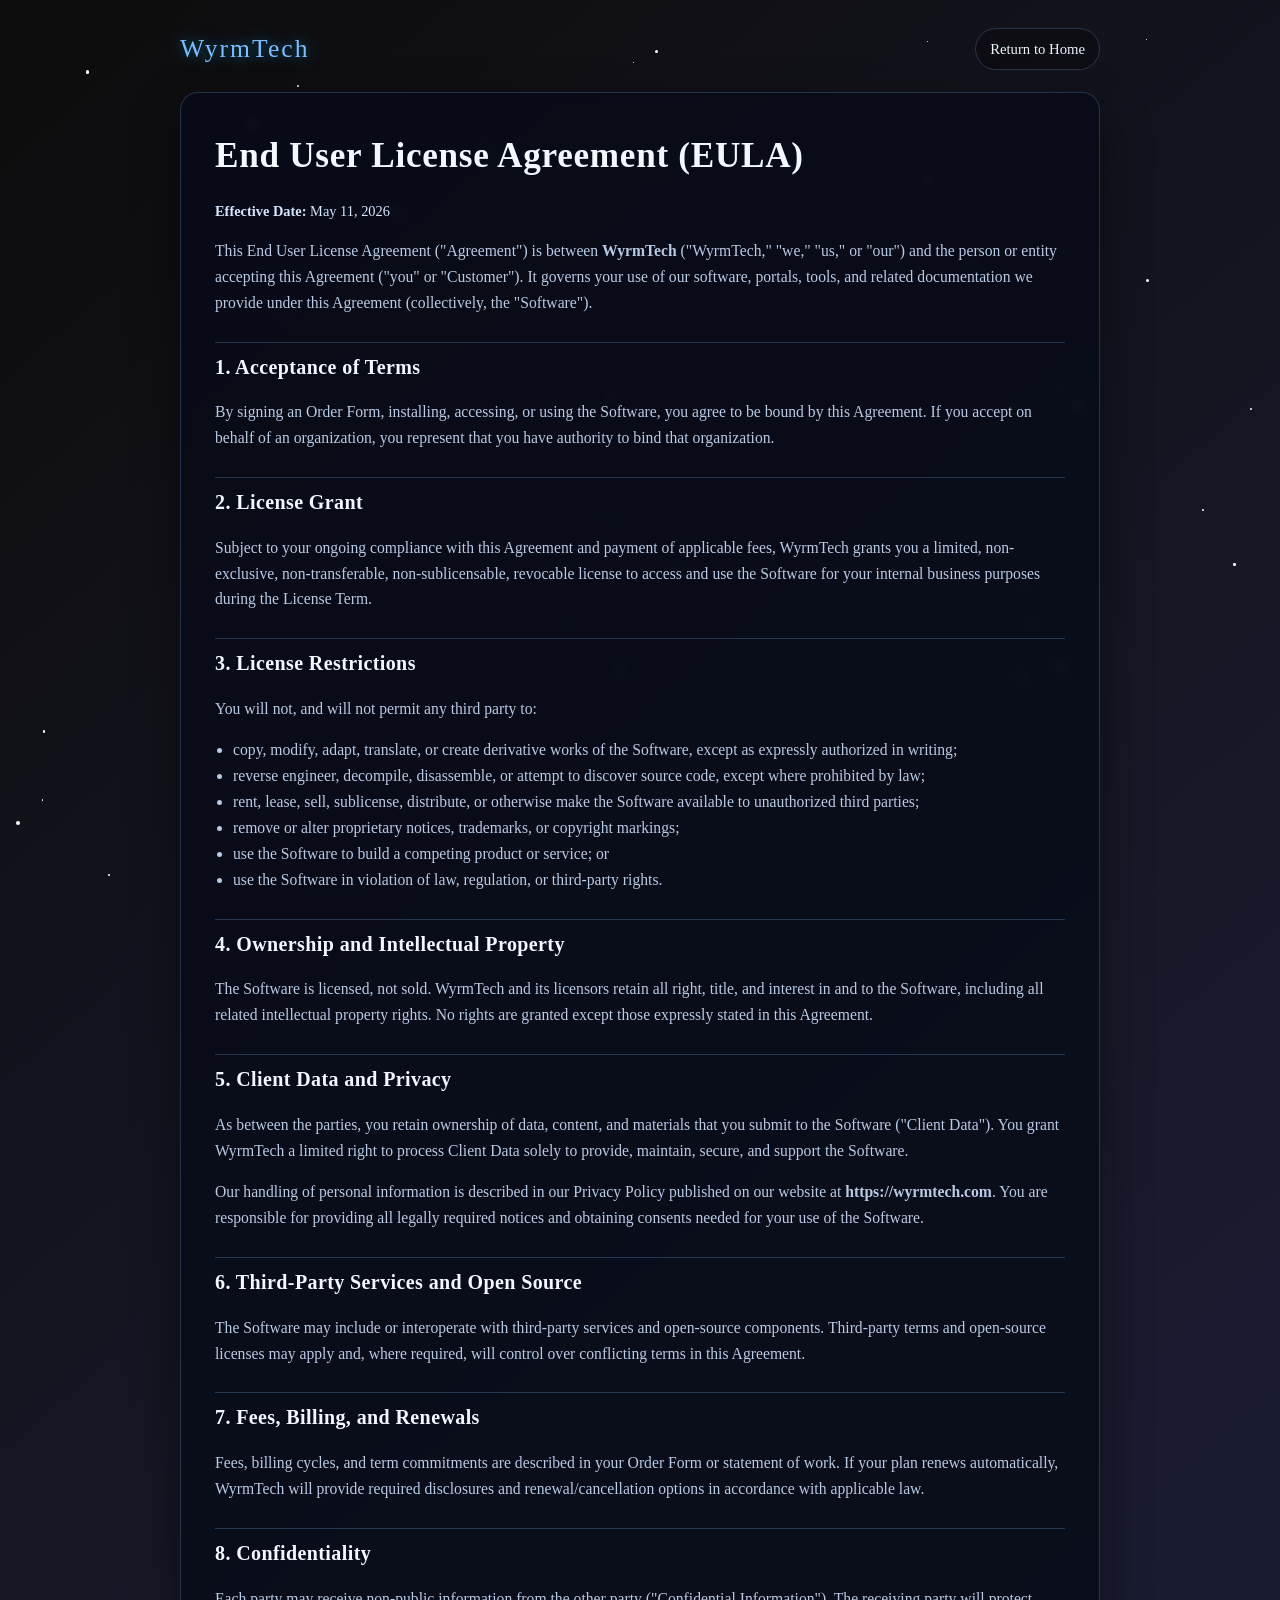
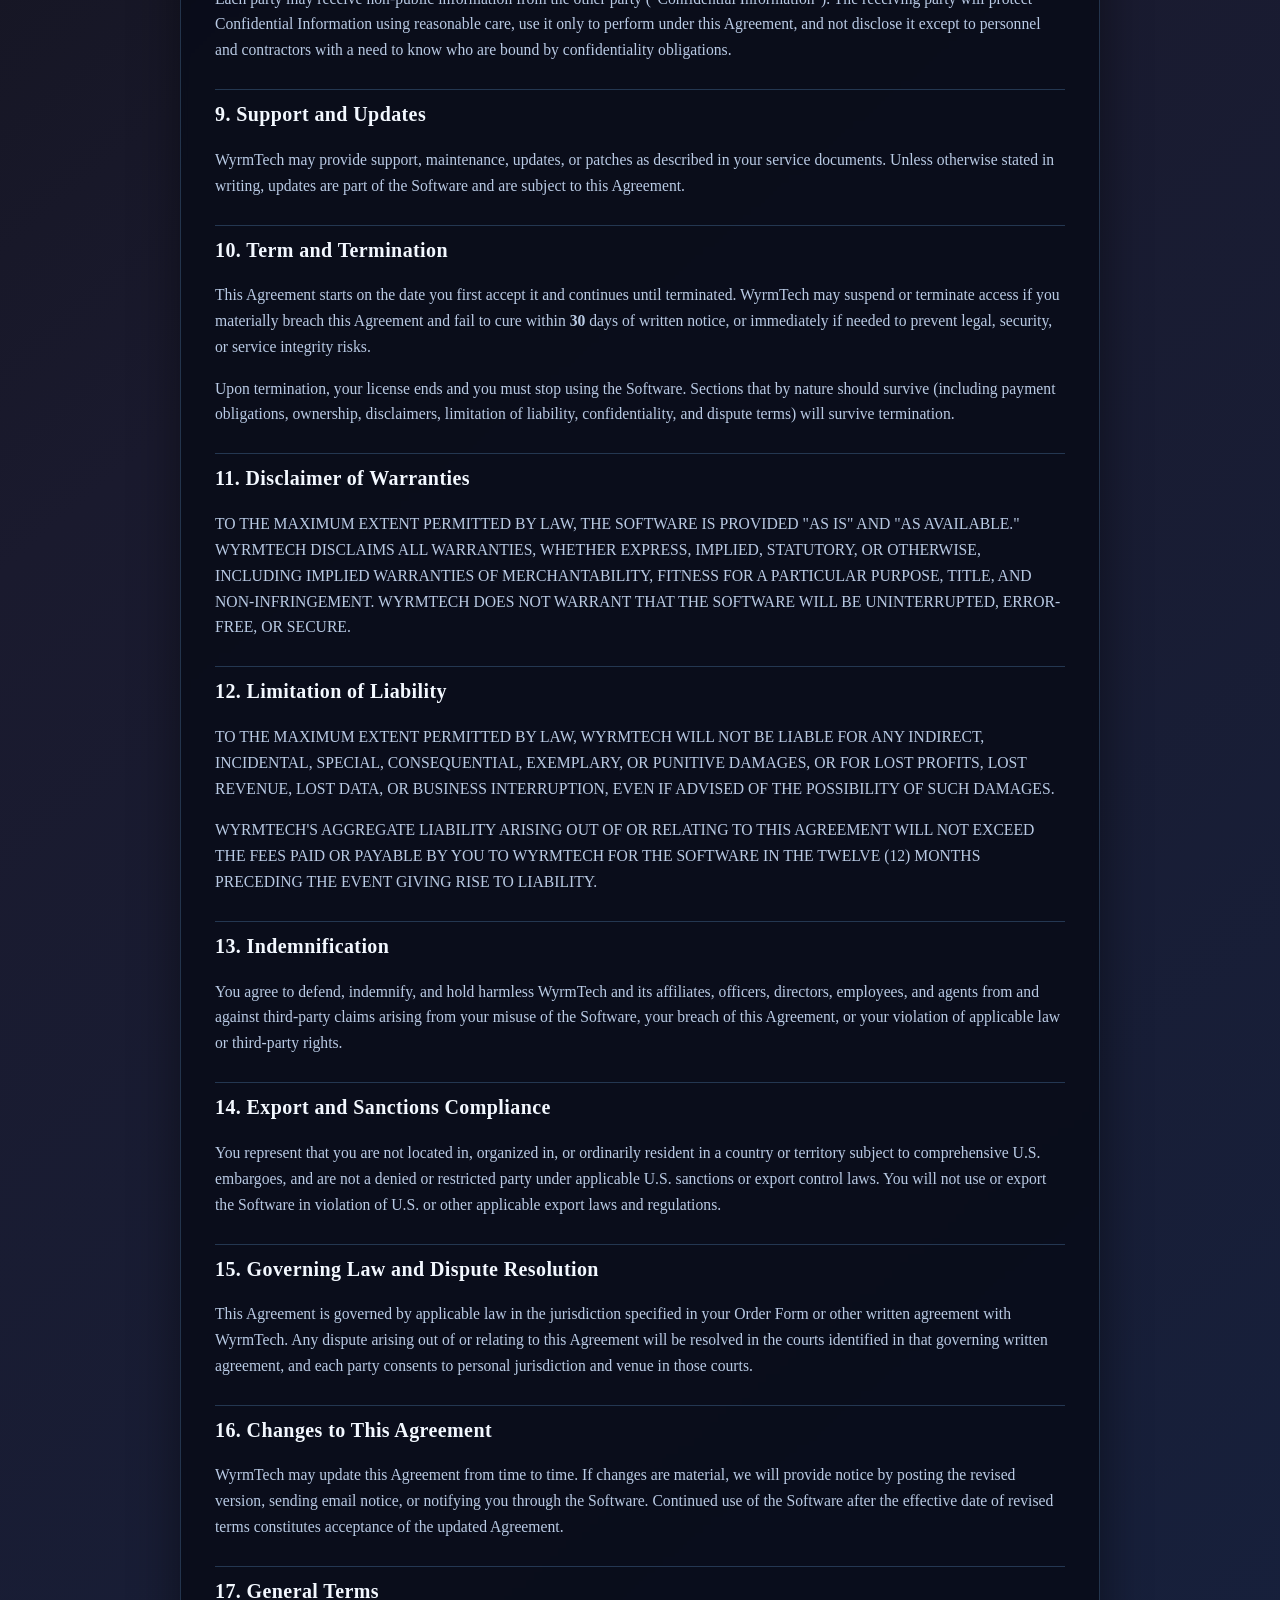
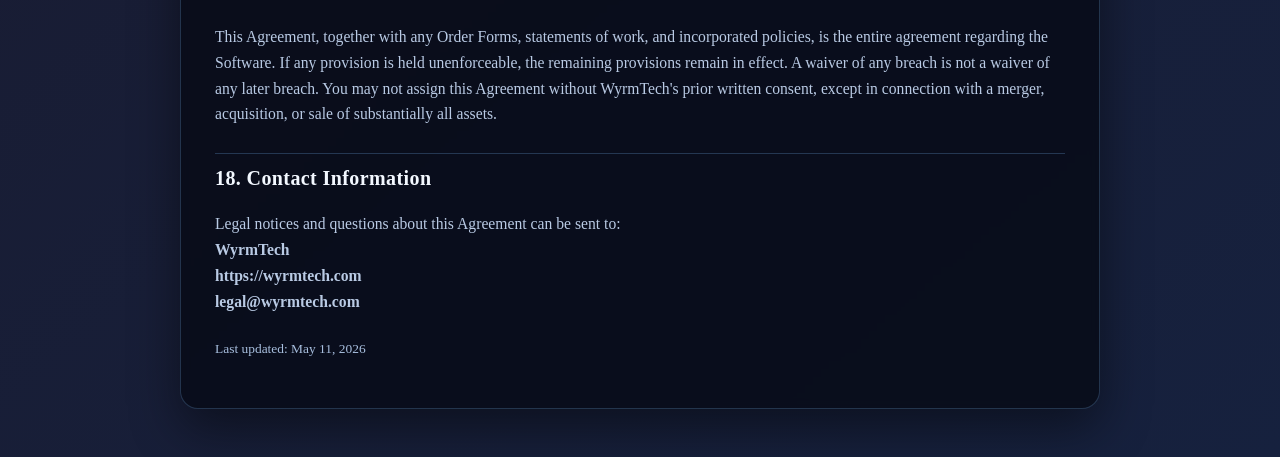
<file: eula.html>
<!DOCTYPE html>
<html lang="en">
  <head>
    <meta charset="UTF-8" />
    <meta name="viewport" content="width=device-width, initial-scale=1.0" />
    <link rel="icon" href="favicon.svg" sizes="any" type="image/svg+xml" />
    <title>WyrmTech | End User License Agreement</title>
    <style>
      :root {
        --bg-1: #0c0c0c;
        --bg-2: #1a1a2e;
        --bg-3: #16213e;
        --panel: rgba(8, 12, 24, 0.88);
        --line: rgba(130, 189, 255, 0.22);
        --text: #e9f2ff;
        --muted: #b9cae4;
        --accent: #7bbdff;
        --accent-strong: #00bfff;
      }

      * {
        box-sizing: border-box;
      }

      html,
      body {
        margin: 0;
        padding: 0;
        min-height: 100%;
      }

      body {
        color: var(--text);
        background: linear-gradient(140deg, var(--bg-1) 0%, var(--bg-2) 46%, var(--bg-3) 100%);
        font-family: "Palatino Linotype", Palatino, "Book Antiqua", serif;
        line-height: 1.65;
      }

      #stars-bg {
        position: fixed;
        inset: 0;
        pointer-events: none;
        z-index: 0;
      }

      .twinkle {
        position: absolute;
        background: #ffffff;
        border-radius: 50%;
        animation: twinkle 2.6s ease-in-out infinite;
      }

      @keyframes twinkle {
        0%,
        100% {
          opacity: 0.2;
          transform: scale(1);
        }
        50% {
          opacity: 1;
          transform: scale(1.15);
        }
      }

      .wrap {
        position: relative;
        z-index: 2;
        max-width: 960px;
        margin: 0 auto;
        padding: 28px 20px 48px;
      }

      .page-head {
        display: flex;
        justify-content: space-between;
        align-items: center;
        gap: 16px;
        margin-bottom: 22px;
      }

      .brand {
        font-family: Copperplate, Papyrus, fantasy;
        letter-spacing: 0.08em;
        font-size: clamp(1.15rem, 2.1vw, 1.6rem);
        text-decoration: none;
        color: var(--accent);
        text-shadow: 0 0 14px rgba(0, 191, 255, 0.55);
      }

      .home-link {
        color: var(--text);
        font-size: 0.92rem;
        text-decoration: none;
        border: 1px solid var(--line);
        border-radius: 999px;
        padding: 8px 14px;
        background: rgba(0, 0, 0, 0.26);
      }

      .home-link:hover {
        border-color: rgba(123, 189, 255, 0.8);
        color: #ffffff;
      }

      .card {
        background: var(--panel);
        border: 1px solid var(--line);
        border-radius: 18px;
        box-shadow: 0 20px 50px rgba(0, 0, 0, 0.45);
        padding: clamp(18px, 3vw, 34px);
        backdrop-filter: blur(4px);
      }

      h1,
      h2 {
        font-family: Copperplate, "Book Antiqua", serif;
        color: #f3f8ff;
        letter-spacing: 0.02em;
      }

      h1 {
        font-size: clamp(1.5rem, 3.1vw, 2.2rem);
        margin: 0 0 8px;
      }

      h2 {
        font-size: clamp(1.05rem, 2vw, 1.25rem);
        margin: 26px 0 8px;
        padding-top: 8px;
        border-top: 1px solid rgba(123, 189, 255, 0.24);
      }

      p,
      li {
        color: var(--muted);
        font-size: 0.98rem;
      }

      .lead {
        margin: 0 0 14px;
      }

      .meta {
        font-size: 0.9rem;
        color: #d5e6ff;
      }

      ul {
        margin: 8px 0 0 18px;
        padding: 0;
      }

      .notice {
        border-left: 3px solid var(--accent-strong);
        background: rgba(0, 191, 255, 0.08);
        padding: 12px 14px;
        border-radius: 10px;
        margin-top: 14px;
      }

      a {
        color: #a8d9ff;
      }

      .foot {
        margin-top: 24px;
        font-size: 0.84rem;
        color: #a8bfdf;
      }

      @media (max-width: 640px) {
        .page-head {
          flex-direction: column;
          align-items: flex-start;
        }

        .home-link {
          font-size: 0.86rem;
        }
      }
    </style>
  </head>
  <body>
    <div id="stars-bg"></div>

    <main class="wrap">
      <header class="page-head">
        <a class="brand" href="index.html">WyrmTech</a>
        <a class="home-link" href="index.html">Return to Home</a>
      </header>

      <article class="card">
        <h1>End User License Agreement (EULA)</h1>
        <p class="meta"><strong>Effective Date:</strong> May 11, 2026</p>
        <p class="lead">
          This End User License Agreement ("Agreement") is between <strong>WyrmTech</strong> ("WyrmTech," "we," "us," or "our") and the person or entity accepting this Agreement ("you" or "Customer").
          It governs your use of our software, portals, tools, and related documentation we provide under this Agreement (collectively, the "Software").
        </p>

        <h2>1. Acceptance of Terms</h2>
        <p>
          By signing an Order Form, installing, accessing, or using the Software, you agree to be bound by this Agreement.
          If you accept on behalf of an organization, you represent that you have authority to bind that organization.
        </p>

        <h2>2. License Grant</h2>
        <p>
          Subject to your ongoing compliance with this Agreement and payment of applicable fees, WyrmTech grants you a limited, non-exclusive,
          non-transferable, non-sublicensable, revocable license to access and use the Software for your internal business purposes during the License Term.
        </p>

        <h2>3. License Restrictions</h2>
        <p>You will not, and will not permit any third party to:</p>
        <ul>
          <li>copy, modify, adapt, translate, or create derivative works of the Software, except as expressly authorized in writing;</li>
          <li>reverse engineer, decompile, disassemble, or attempt to discover source code, except where prohibited by law;</li>
          <li>rent, lease, sell, sublicense, distribute, or otherwise make the Software available to unauthorized third parties;</li>
          <li>remove or alter proprietary notices, trademarks, or copyright markings;</li>
          <li>use the Software to build a competing product or service; or</li>
          <li>use the Software in violation of law, regulation, or third-party rights.</li>
        </ul>

        <h2>4. Ownership and Intellectual Property</h2>
        <p>
          The Software is licensed, not sold. WyrmTech and its licensors retain all right, title, and interest in and to the Software,
          including all related intellectual property rights. No rights are granted except those expressly stated in this Agreement.
        </p>

        <h2>5. Client Data and Privacy</h2>
        <p>
          As between the parties, you retain ownership of data, content, and materials that you submit to the Software ("Client Data").
          You grant WyrmTech a limited right to process Client Data solely to provide, maintain, secure, and support the Software.
        </p>
        <p>
          Our handling of personal information is described in our Privacy Policy published on our website at <strong>https://wyrmtech.com</strong>.
          You are responsible for providing all legally required notices and obtaining consents needed for your use of the Software.
        </p>

        <h2>6. Third-Party Services and Open Source</h2>
        <p>
          The Software may include or interoperate with third-party services and open-source components.
          Third-party terms and open-source licenses may apply and, where required, will control over conflicting terms in this Agreement.
        </p>

        <h2>7. Fees, Billing, and Renewals</h2>
        <p>
          Fees, billing cycles, and term commitments are described in your Order Form or statement of work.
          If your plan renews automatically, WyrmTech will provide required disclosures and renewal/cancellation options in accordance with applicable law.
        </p>

        <h2>8. Confidentiality</h2>
        <p>
          Each party may receive non-public information from the other party ("Confidential Information").
          The receiving party will protect Confidential Information using reasonable care, use it only to perform under this Agreement,
          and not disclose it except to personnel and contractors with a need to know who are bound by confidentiality obligations.
        </p>

        <h2>9. Support and Updates</h2>
        <p>
          WyrmTech may provide support, maintenance, updates, or patches as described in your service documents.
          Unless otherwise stated in writing, updates are part of the Software and are subject to this Agreement.
        </p>

        <h2>10. Term and Termination</h2>
        <p>
          This Agreement starts on the date you first accept it and continues until terminated.
          WyrmTech may suspend or terminate access if you materially breach this Agreement and fail to cure within <strong>30</strong> days of written notice,
          or immediately if needed to prevent legal, security, or service integrity risks.
        </p>
        <p>
          Upon termination, your license ends and you must stop using the Software.
          Sections that by nature should survive (including payment obligations, ownership, disclaimers, limitation of liability,
          confidentiality, and dispute terms) will survive termination.
        </p>

        <h2>11. Disclaimer of Warranties</h2>
        <p>
          TO THE MAXIMUM EXTENT PERMITTED BY LAW, THE SOFTWARE IS PROVIDED "AS IS" AND "AS AVAILABLE."
          WYRMTECH DISCLAIMS ALL WARRANTIES, WHETHER EXPRESS, IMPLIED, STATUTORY, OR OTHERWISE,
          INCLUDING IMPLIED WARRANTIES OF MERCHANTABILITY, FITNESS FOR A PARTICULAR PURPOSE, TITLE, AND NON-INFRINGEMENT.
          WYRMTECH DOES NOT WARRANT THAT THE SOFTWARE WILL BE UNINTERRUPTED, ERROR-FREE, OR SECURE.
        </p>

        <h2>12. Limitation of Liability</h2>
        <p>
          TO THE MAXIMUM EXTENT PERMITTED BY LAW, WYRMTECH WILL NOT BE LIABLE FOR ANY INDIRECT, INCIDENTAL, SPECIAL,
          CONSEQUENTIAL, EXEMPLARY, OR PUNITIVE DAMAGES, OR FOR LOST PROFITS, LOST REVENUE, LOST DATA, OR BUSINESS INTERRUPTION,
          EVEN IF ADVISED OF THE POSSIBILITY OF SUCH DAMAGES.
        </p>
        <p>
          WYRMTECH'S AGGREGATE LIABILITY ARISING OUT OF OR RELATING TO THIS AGREEMENT WILL NOT EXCEED THE FEES PAID OR PAYABLE
          BY YOU TO WYRMTECH FOR THE SOFTWARE IN THE TWELVE (12) MONTHS PRECEDING THE EVENT GIVING RISE TO LIABILITY.
        </p>

        <h2>13. Indemnification</h2>
        <p>
          You agree to defend, indemnify, and hold harmless WyrmTech and its affiliates, officers, directors, employees, and agents
          from and against third-party claims arising from your misuse of the Software, your breach of this Agreement,
          or your violation of applicable law or third-party rights.
        </p>

        <h2>14. Export and Sanctions Compliance</h2>
        <p>
          You represent that you are not located in, organized in, or ordinarily resident in a country or territory subject to comprehensive
          U.S. embargoes, and are not a denied or restricted party under applicable U.S. sanctions or export control laws.
          You will not use or export the Software in violation of U.S. or other applicable export laws and regulations.
        </p>

        <h2>15. Governing Law and Dispute Resolution</h2>
        <p>
          This Agreement is governed by applicable law in the jurisdiction specified in your Order Form or other written agreement with WyrmTech.
          Any dispute arising out of or relating to this Agreement will be resolved in the courts identified in that governing written agreement,
          and each party consents to personal jurisdiction and venue in those courts.
        </p>

        <h2>16. Changes to This Agreement</h2>
        <p>
          WyrmTech may update this Agreement from time to time. If changes are material, we will provide notice by posting the revised version,
          sending email notice, or notifying you through the Software. Continued use of the Software after the effective date of revised terms
          constitutes acceptance of the updated Agreement.
        </p>

        <h2>17. General Terms</h2>
        <p>
          This Agreement, together with any Order Forms, statements of work, and incorporated policies, is the entire agreement regarding the Software.
          If any provision is held unenforceable, the remaining provisions remain in effect.
          A waiver of any breach is not a waiver of any later breach.
          You may not assign this Agreement without WyrmTech's prior written consent, except in connection with a merger,
          acquisition, or sale of substantially all assets.
        </p>

        <h2>18. Contact Information</h2>
        <p>
          Legal notices and questions about this Agreement can be sent to:
          <br />
          <strong>WyrmTech</strong>
          <br />
          <strong>https://wyrmtech.com</strong>
          <br />
          <strong>legal@wyrmtech.com</strong>
        </p>

        <p class="foot">
          Last updated: May 11, 2026
        </p>
      </article>
    </main>

    <script>
      function createTwinkleStar() {
        const twinkle = document.createElement("div");
        twinkle.className = "twinkle";
        const size = Math.random() * 3 + 1;
        twinkle.style.width = size + "px";
        twinkle.style.height = size + "px";
        twinkle.style.left = Math.random() * window.innerWidth + "px";
        twinkle.style.top = Math.random() * window.innerHeight + "px";
        twinkle.style.animationDelay = Math.random() * 2 + "s";
        document.getElementById("stars-bg").appendChild(twinkle);
        setTimeout(() => {
          twinkle.remove();
        }, 6000);
      }

      for (let i = 0; i < 45; i++) {
        setTimeout(createTwinkleStar, Math.random() * 900);
      }
      setInterval(createTwinkleStar, 520);
    </script>
  </body>
</html>
</file>
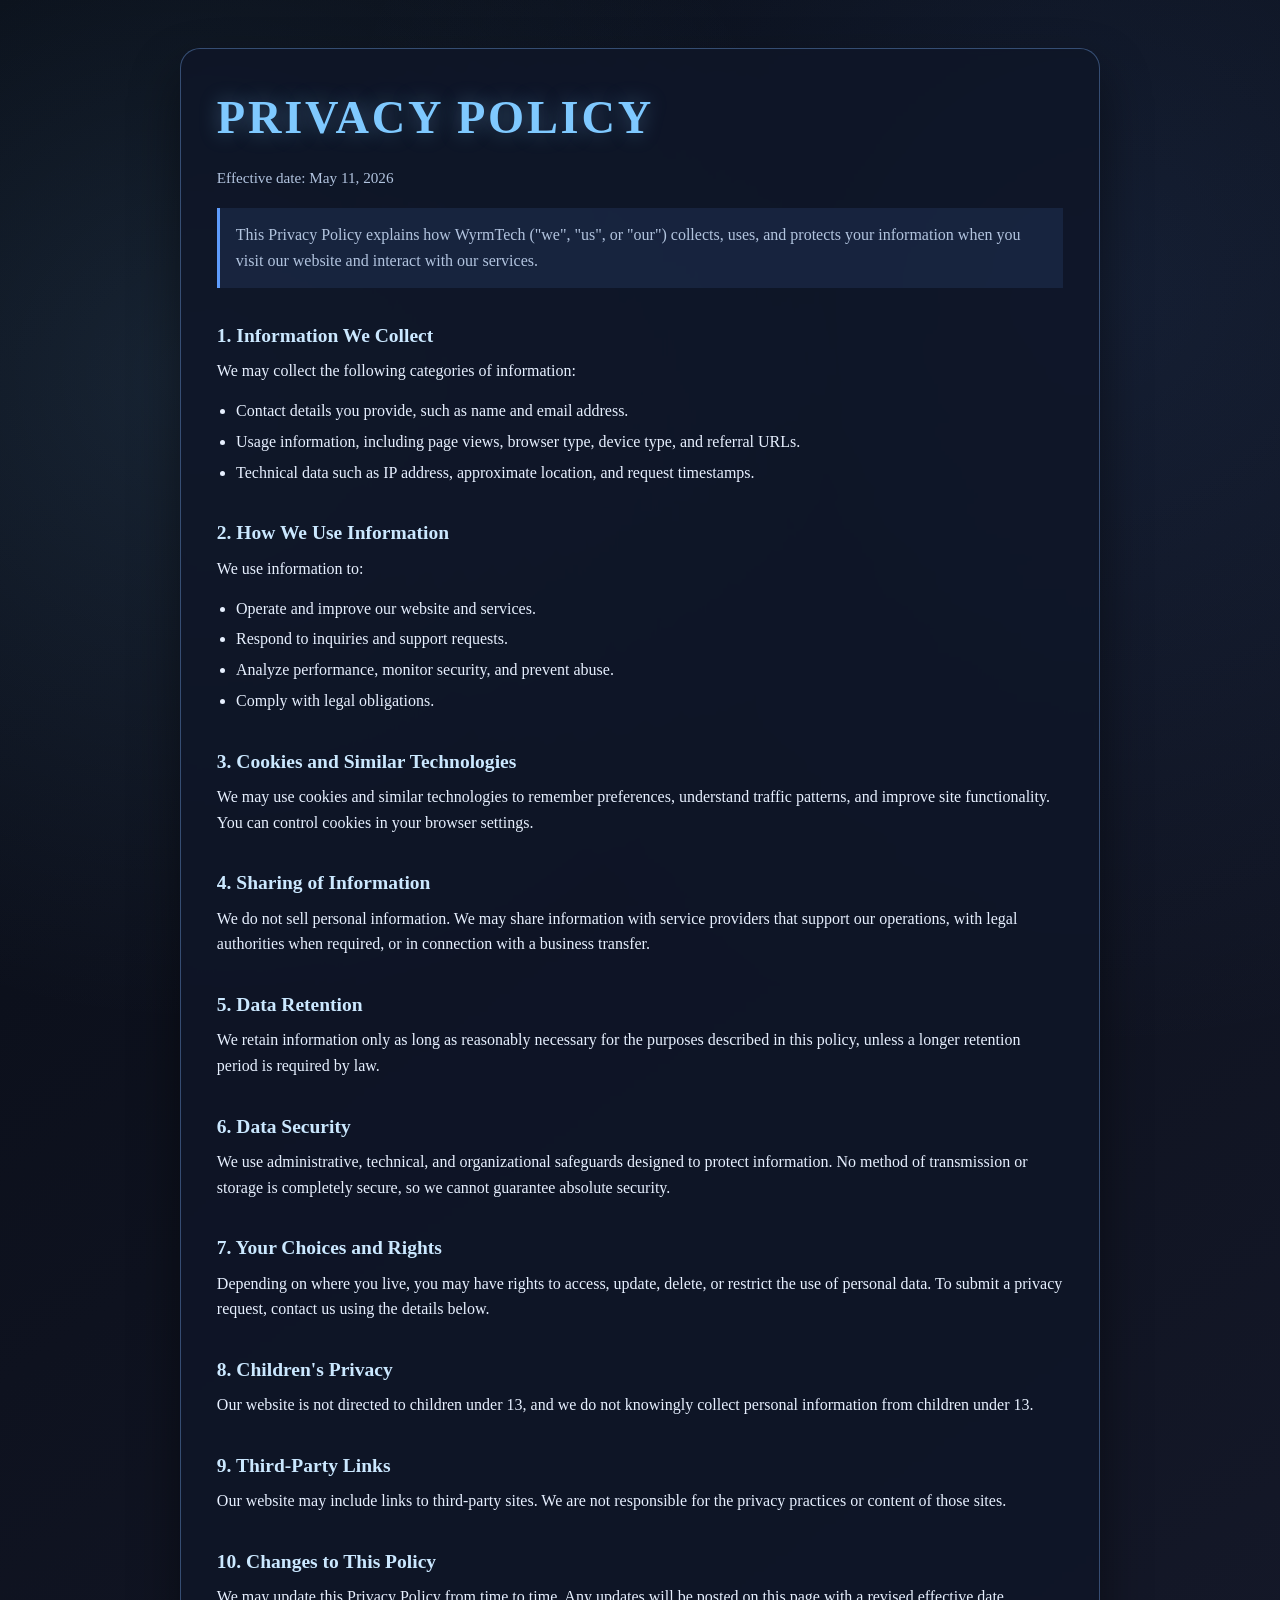
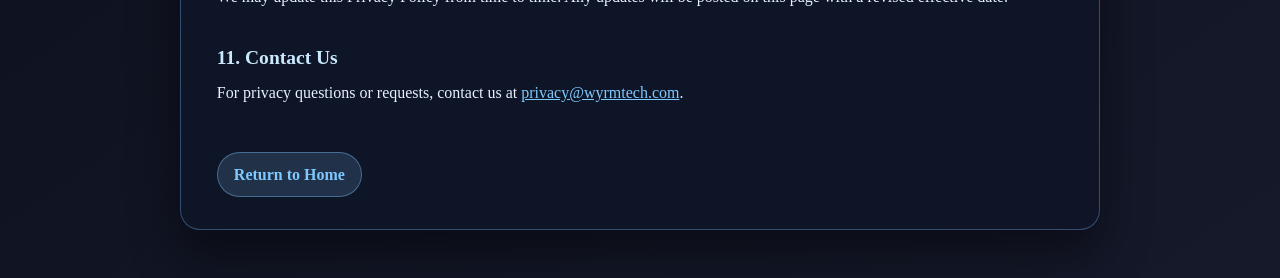
<file: privacy.html>
<!doctype html>
<html lang="en">
  <head>
    <meta charset="UTF-8" />
    <meta name="viewport" content="width=device-width, initial-scale=1.0" />
    <link rel="icon" href="favicon.svg" sizes="any" type="image/svg+xml" />
    <title>Privacy Policy | WyrmTech</title>
    <style>
      :root {
        --bg-1: #070b14;
        --bg-2: #15192a;
        --panel: rgba(15, 22, 40, 0.84);
        --line: rgba(127, 182, 255, 0.35);
        --text: #e7f0ff;
        --muted: #b2c4df;
        --accent: #7fc9ff;
        --accent-2: #5f9dfd;
      }

      * {
        box-sizing: border-box;
      }

      body {
        margin: 0;
        min-height: 100vh;
        background:
          radial-gradient(circle at 15% 20%, rgba(127, 201, 255, 0.12), transparent 35%),
          radial-gradient(circle at 85% 15%, rgba(95, 157, 253, 0.1), transparent 40%),
          linear-gradient(145deg, var(--bg-1) 0%, var(--bg-2) 100%);
        color: var(--text);
        font-family: Copperplate, Papyrus, fantasy;
        line-height: 1.6;
      }

      .shell {
        width: min(920px, 92vw);
        margin: 3rem auto;
        padding: 2rem clamp(1.2rem, 2.8vw, 2.4rem);
        border: 1px solid var(--line);
        border-radius: 20px;
        background: var(--panel);
        backdrop-filter: blur(3px);
        box-shadow: 0 24px 50px rgba(0, 0, 0, 0.45);
      }

      h1 {
        margin: 0;
        font-size: clamp(2rem, 5vw, 2.9rem);
        letter-spacing: 0.06em;
        text-transform: uppercase;
        color: var(--accent);
        text-shadow: 0 0 20px rgba(127, 201, 255, 0.35);
      }

      .meta {
        margin-top: 0.65rem;
        color: var(--muted);
        font-size: 0.95rem;
      }

      .intro {
        margin-top: 1.1rem;
        padding: 0.9rem 1rem;
        border-left: 3px solid var(--accent-2);
        background: rgba(95, 157, 253, 0.1);
        color: var(--muted);
      }

      h2 {
        margin: 2rem 0 0.45rem;
        font-size: 1.22rem;
        color: #cbe8ff;
      }

      p {
        margin: 0.35rem 0 0.9rem;
      }

      ul {
        margin: 0.25rem 0 1rem;
        padding-left: 1.2rem;
      }

      li {
        margin: 0.33rem 0;
      }

      a {
        color: var(--accent);
      }

      a:hover {
        color: #d6f1ff;
      }

      .home-link {
        display: inline-flex;
        margin-top: 2rem;
        font-weight: 700;
        text-decoration: none;
        border-radius: 999px;
        padding: 0.55rem 1rem;
        background: rgba(127, 201, 255, 0.16);
        border: 1px solid rgba(127, 201, 255, 0.4);
        transition: transform 0.2s ease, background 0.2s ease;
      }

      .home-link:hover {
        transform: translateY(-1px);
        background: rgba(127, 201, 255, 0.28);
      }

      @media (max-width: 640px) {
        .shell {
          margin: 1.4rem auto;
          border-radius: 14px;
          padding: 1.1rem 1rem 1.3rem;
        }
      }
    </style>
  </head>
  <body>
    <main class="shell">
      <h1>Privacy Policy</h1>
      <p class="meta">Effective date: May 11, 2026</p>
      <p class="intro">
        This Privacy Policy explains how WyrmTech ("we", "us", or "our") collects, uses, and protects your information
        when you visit our website and interact with our services.
      </p>

      <h2>1. Information We Collect</h2>
      <p>We may collect the following categories of information:</p>
      <ul>
        <li>Contact details you provide, such as name and email address.</li>
        <li>Usage information, including page views, browser type, device type, and referral URLs.</li>
        <li>Technical data such as IP address, approximate location, and request timestamps.</li>
      </ul>

      <h2>2. How We Use Information</h2>
      <p>We use information to:</p>
      <ul>
        <li>Operate and improve our website and services.</li>
        <li>Respond to inquiries and support requests.</li>
        <li>Analyze performance, monitor security, and prevent abuse.</li>
        <li>Comply with legal obligations.</li>
      </ul>

      <h2>3. Cookies and Similar Technologies</h2>
      <p>
        We may use cookies and similar technologies to remember preferences, understand traffic patterns, and improve site
        functionality. You can control cookies in your browser settings.
      </p>

      <h2>4. Sharing of Information</h2>
      <p>
        We do not sell personal information. We may share information with service providers that support our operations,
        with legal authorities when required, or in connection with a business transfer.
      </p>

      <h2>5. Data Retention</h2>
      <p>
        We retain information only as long as reasonably necessary for the purposes described in this policy, unless a
        longer retention period is required by law.
      </p>

      <h2>6. Data Security</h2>
      <p>
        We use administrative, technical, and organizational safeguards designed to protect information. No method of
        transmission or storage is completely secure, so we cannot guarantee absolute security.
      </p>

      <h2>7. Your Choices and Rights</h2>
      <p>
        Depending on where you live, you may have rights to access, update, delete, or restrict the use of personal data.
        To submit a privacy request, contact us using the details below.
      </p>

      <h2>8. Children's Privacy</h2>
      <p>
        Our website is not directed to children under 13, and we do not knowingly collect personal information from
        children under 13.
      </p>

      <h2>9. Third-Party Links</h2>
      <p>
        Our website may include links to third-party sites. We are not responsible for the privacy practices or content of
        those sites.
      </p>

      <h2>10. Changes to This Policy</h2>
      <p>
        We may update this Privacy Policy from time to time. Any updates will be posted on this page with a revised
        effective date.
      </p>

      <h2>11. Contact Us</h2>
      <p>
        For privacy questions or requests, contact us at
        <a href="mailto:privacy@wyrmtech.com">privacy@wyrmtech.com</a>.
      </p>

      <a class="home-link" href="index.html">Return to Home</a>
    </main>
  </body>
</html>
</file>
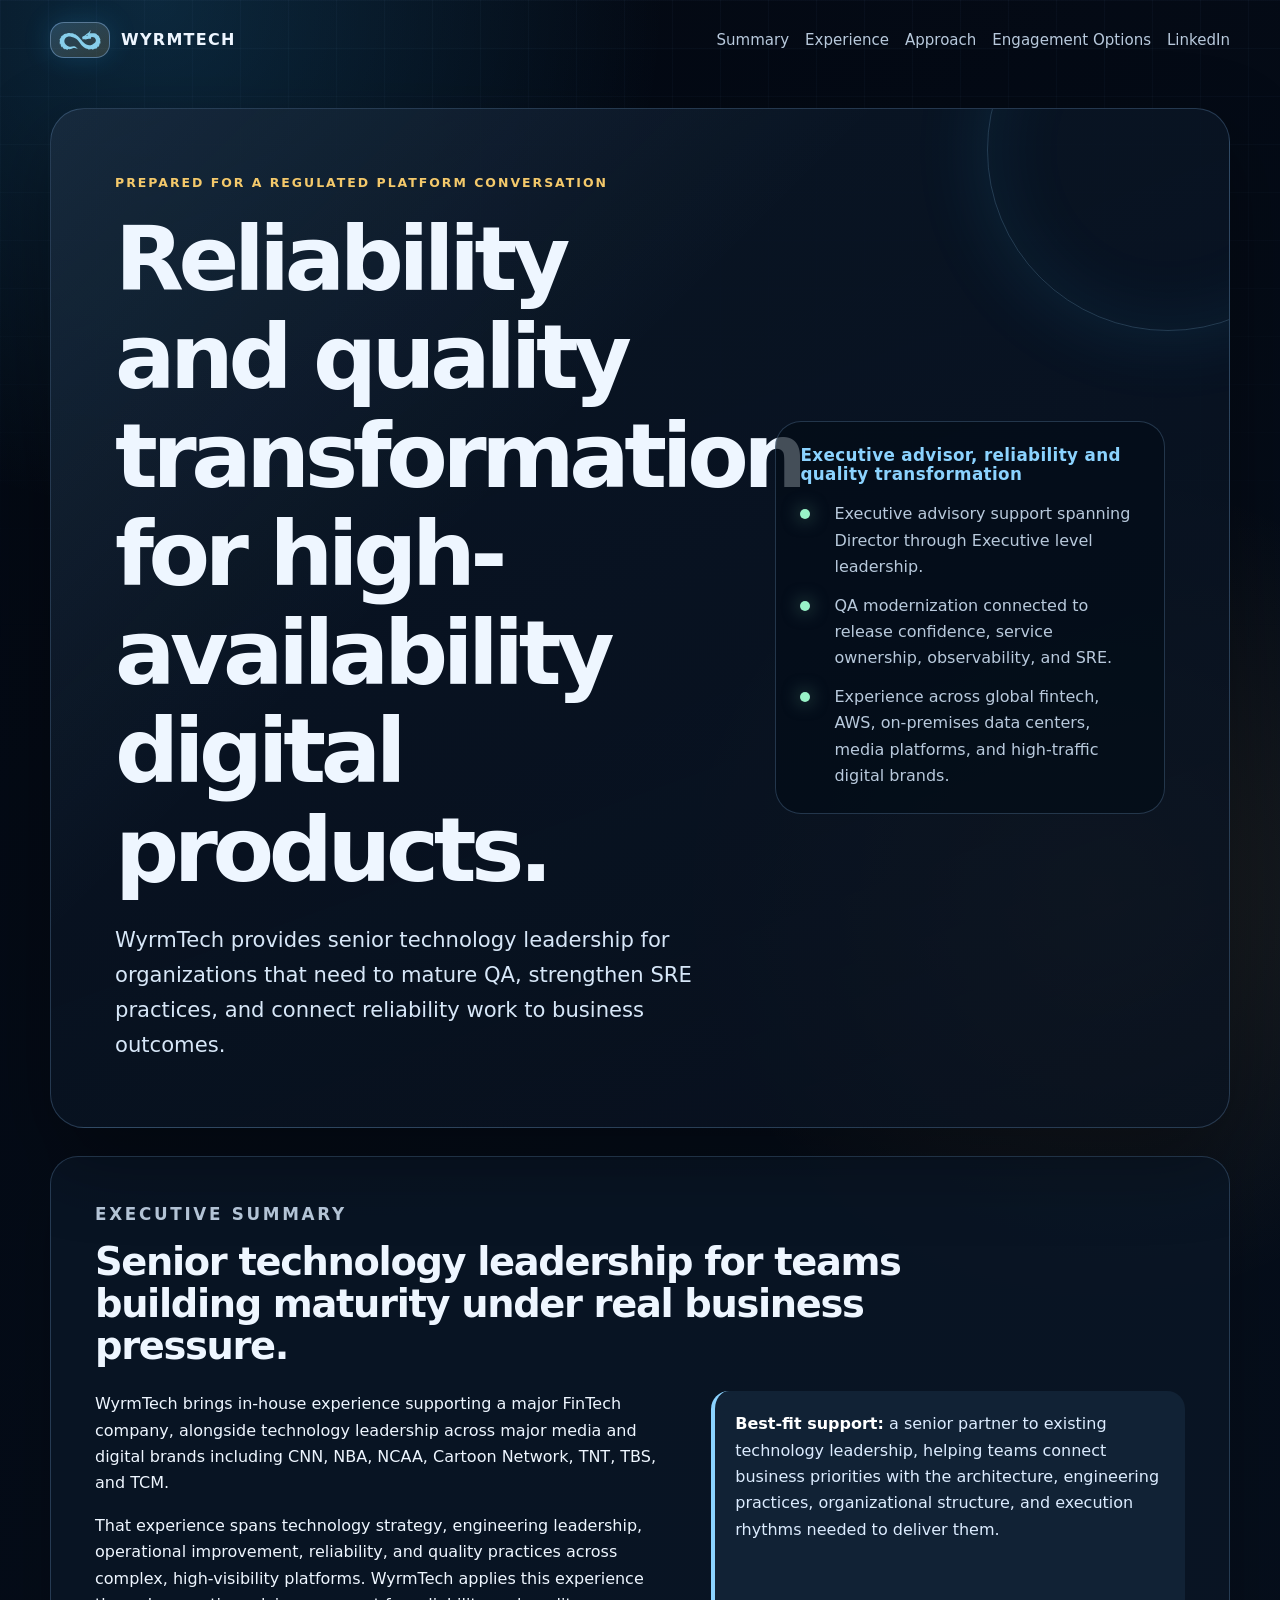
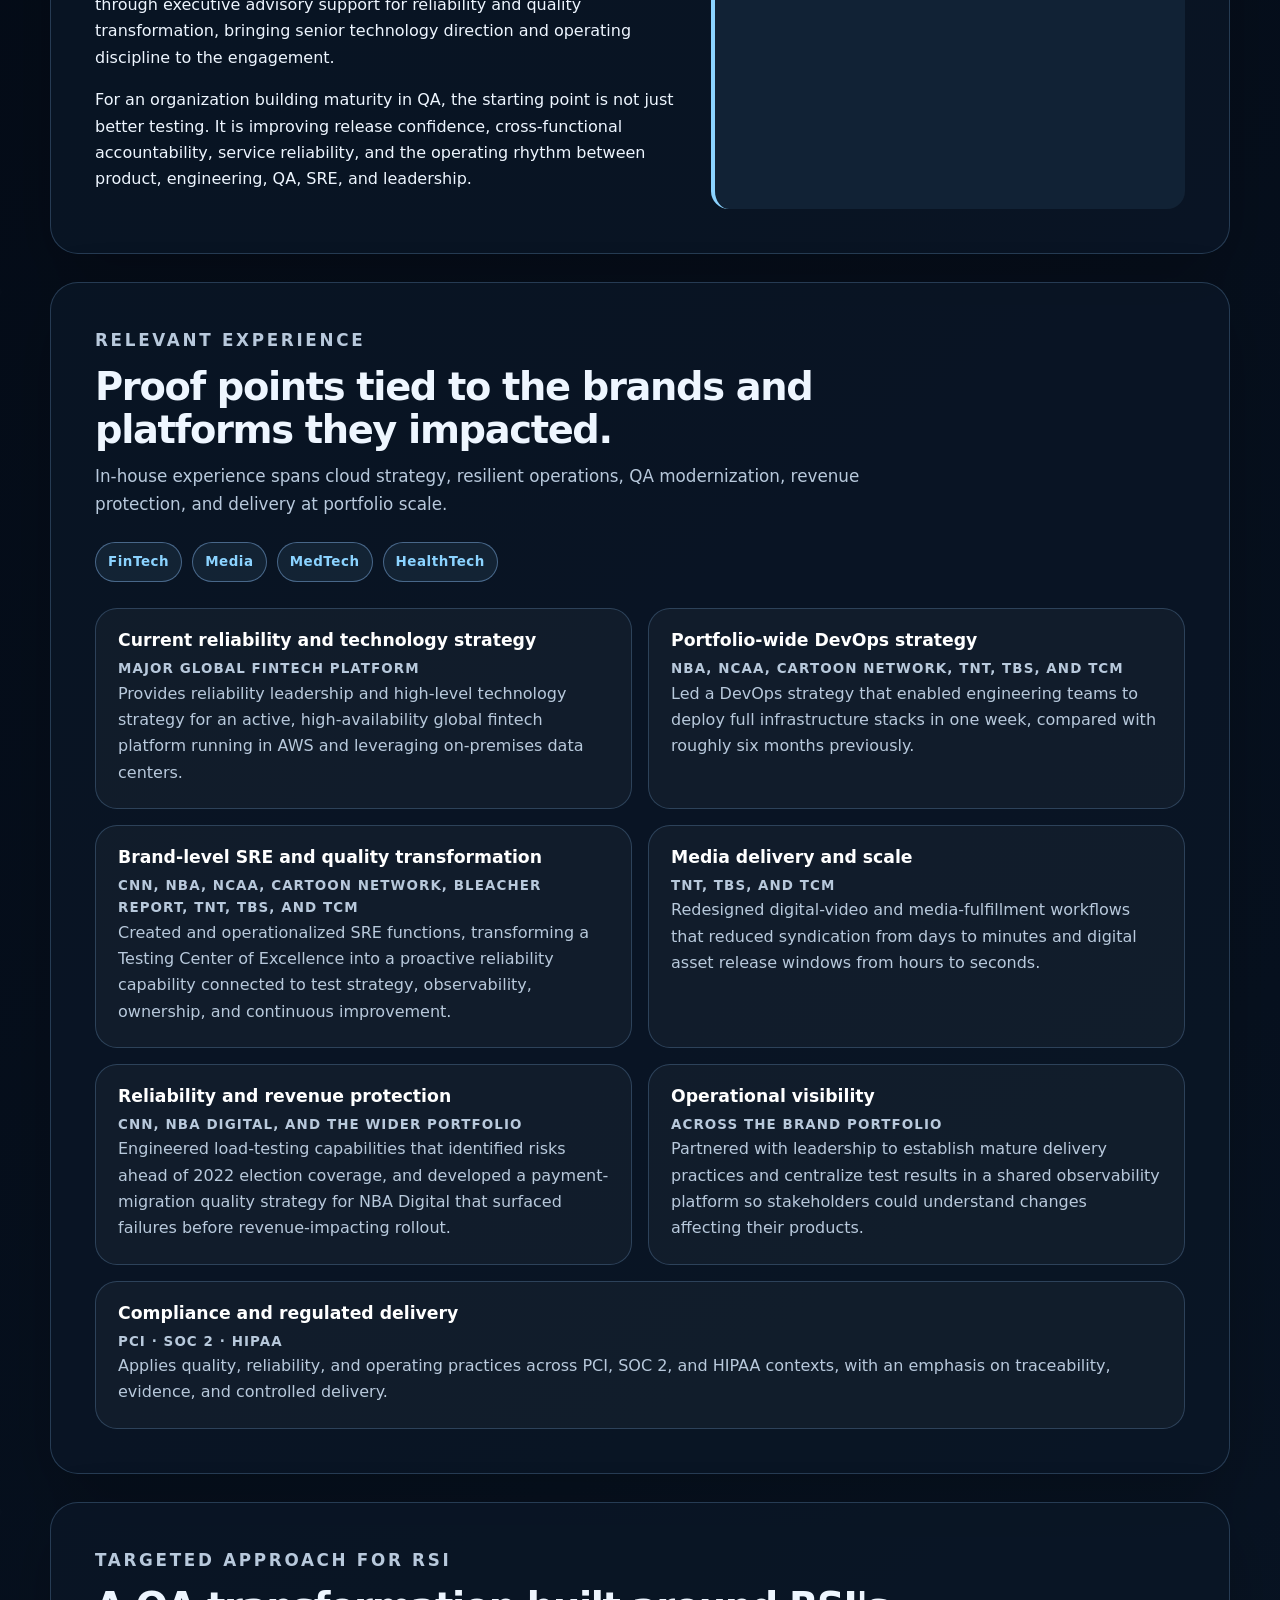
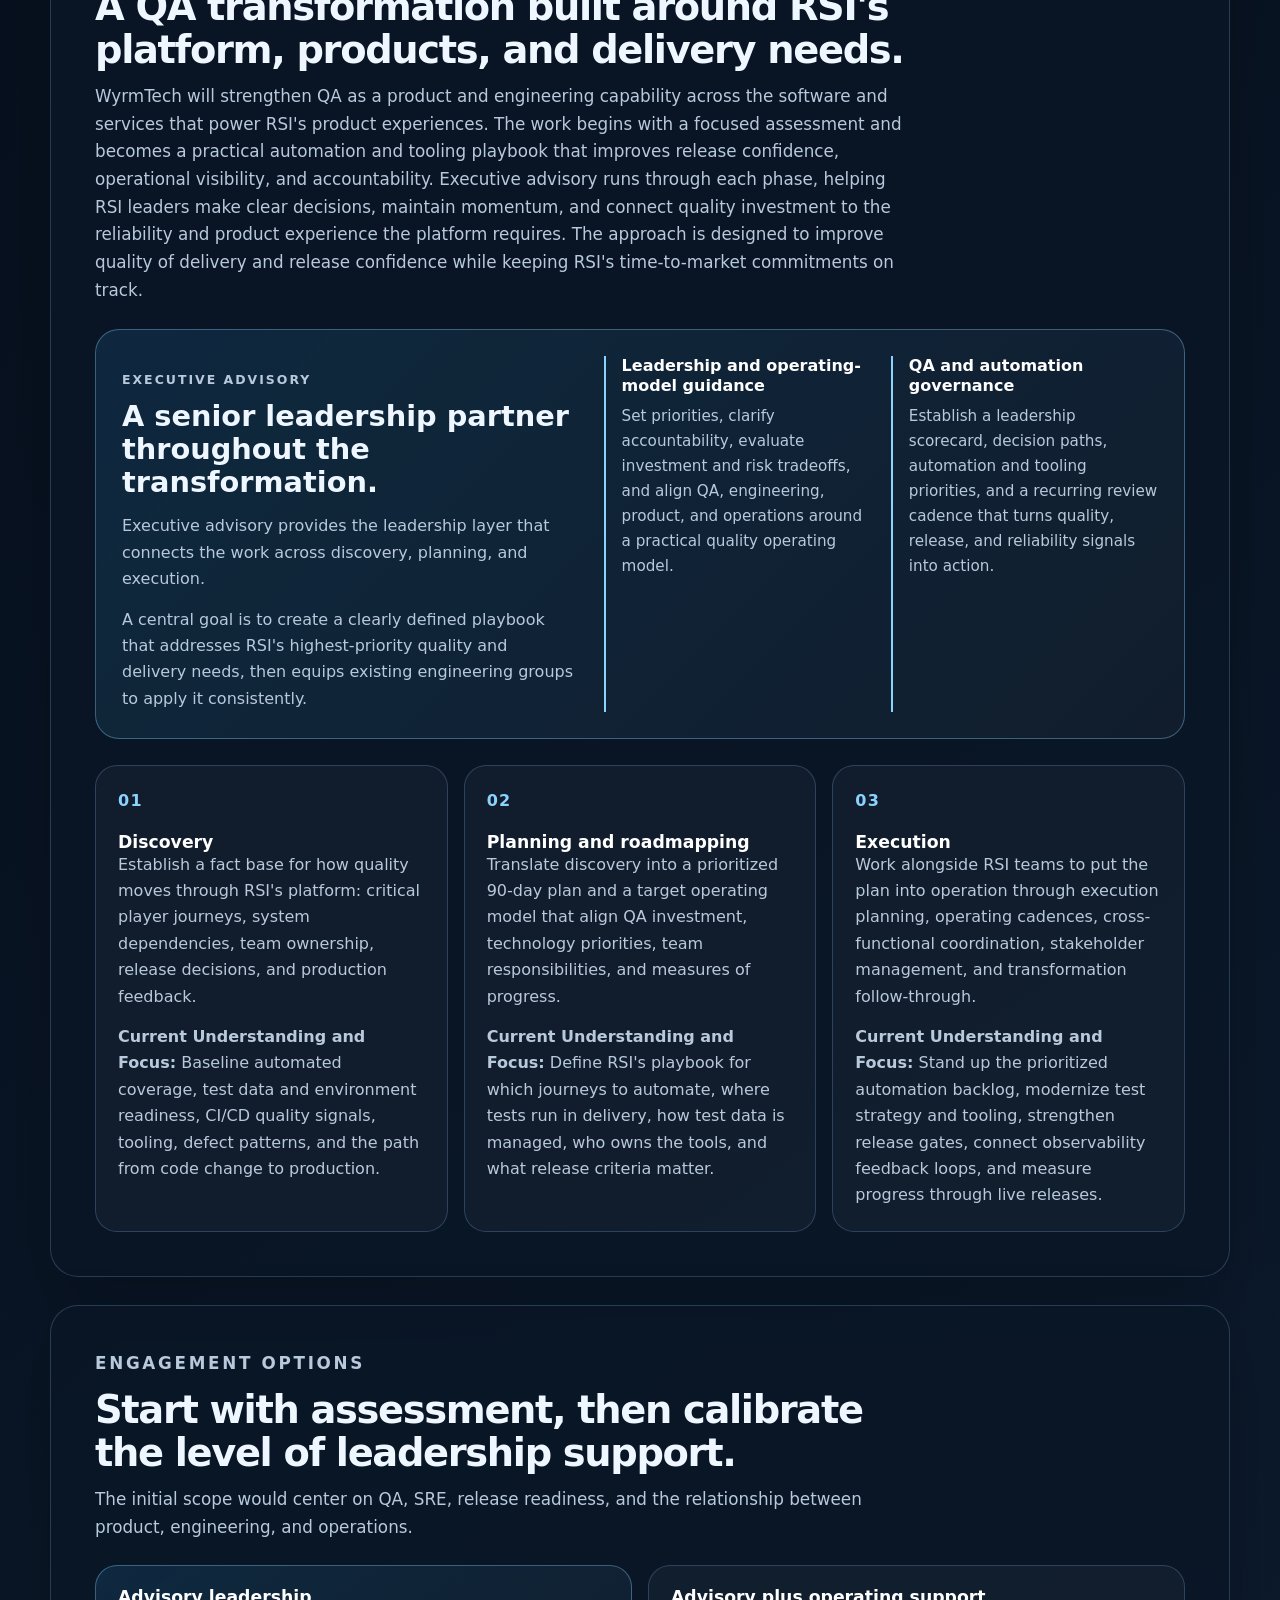
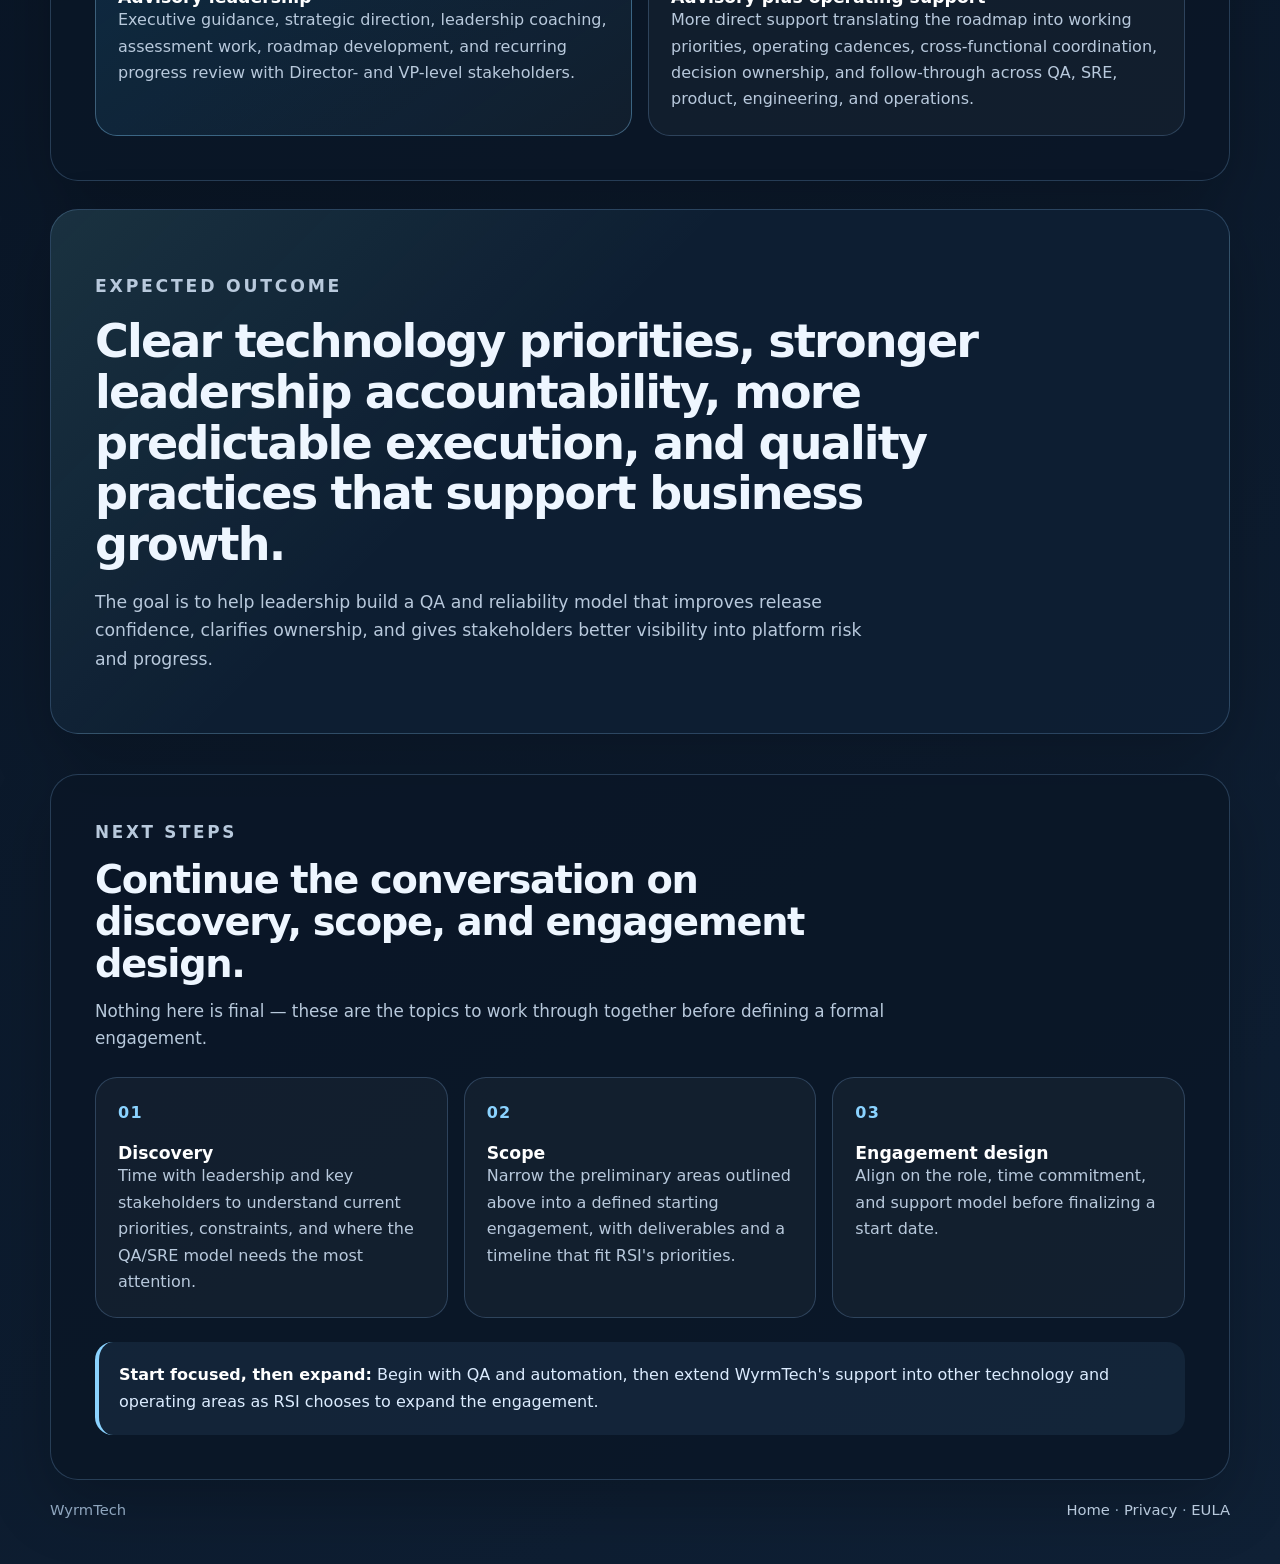
<file: rsi.html>
<!doctype html>
<html lang="en">
  <head>
    <meta charset="UTF-8" />
    <meta name="viewport" content="width=device-width, initial-scale=1.0" />
    <meta
      name="description"
      content="WyrmTech provides executive advisory support for reliability, quality transformation, SRE operating models, and technology operations for regulated digital platforms."
    />
    <link rel="icon" href="favicon.svg" sizes="any" type="image/svg+xml" />
    <title>Reliability &amp; Quality Transformation | WyrmTech</title>
    <style>
      :root {
        --bg: #07111f;
        --bg-deep: #030812;
        --panel: rgba(10, 22, 38, 0.82);
        --panel-strong: rgba(14, 31, 52, 0.94);
        --panel-soft: rgba(103, 153, 204, 0.1);
        --line: rgba(148, 198, 255, 0.22);
        --line-strong: rgba(148, 198, 255, 0.42);
        --text: #eef6ff;
        --muted: #b8c9dc;
        --subtle: #8ea5bd;
        --accent: #8bd3ff;
        --accent-strong: #33b9ff;
        --gold: #f4c96b;
        --success: #99f3c8;
        --shadow: rgba(0, 0, 0, 0.34);
        --max: 1180px;
      }

      * {
        box-sizing: border-box;
      }

      html {
        scroll-behavior: smooth;
      }

      body {
        margin: 0;
        min-height: 100vh;
        color: var(--text);
        background:
          radial-gradient(circle at 12% 0%, rgba(51, 185, 255, 0.18), transparent 32rem), radial-gradient(circle at 86% 14%, rgba(244, 201, 107, 0.1), transparent 26rem),
          linear-gradient(145deg, var(--bg-deep) 0%, var(--bg) 48%, #0f2035 100%);
        font-family:
          Inter,
          ui-sans-serif,
          system-ui,
          -apple-system,
          BlinkMacSystemFont,
          "Segoe UI",
          sans-serif;
        line-height: 1.65;
      }

      body::before {
        content: "";
        position: fixed;
        inset: 0;
        pointer-events: none;
        background-image: linear-gradient(rgba(148, 198, 255, 0.045) 1px, transparent 1px), linear-gradient(90deg, rgba(148, 198, 255, 0.045) 1px, transparent 1px);
        background-size: 48px 48px;
        mask-image: linear-gradient(to bottom, rgba(0, 0, 0, 0.8), transparent 75%);
      }

      a {
        color: inherit;
      }

      .site-shell {
        position: relative;
        z-index: 1;
      }

      .site-header {
        width: min(var(--max), calc(100% - 40px));
        margin: 0 auto;
        padding: 22px 0;
        display: flex;
        align-items: center;
        justify-content: space-between;
        gap: 20px;
      }

      .brand {
        display: inline-flex;
        align-items: center;
        gap: 11px;
        color: var(--text);
        text-decoration: none;
        font-weight: 800;
        letter-spacing: 0.08em;
        text-transform: uppercase;
      }

      .brand-mark {
        width: 60px;
        height: 36px;
        border-radius: 14px;
        display: grid;
        place-items: center;
        background: linear-gradient(145deg, rgba(139, 211, 255, 0.2), rgba(244, 201, 107, 0.16));
        border: 1px solid var(--line-strong);
        box-shadow: 0 0 28px rgba(51, 185, 255, 0.18);
      }

      .brand-mark img {
        width: 46px;
        height: 24px;
      }

      .nav-links {
        display: flex;
        align-items: center;
        gap: 16px;
        color: var(--muted);
        font-size: 0.94rem;
      }

      .nav-links a {
        text-decoration: none;
      }

      .nav-links a:hover,
      .nav-links a:focus-visible {
        color: var(--accent);
      }

      .hero {
        width: min(var(--max), calc(100% - 40px));
        margin: 28px auto 0;
        padding: clamp(28px, 5vw, 64px);
        border: 1px solid var(--line);
        border-radius: 34px;
        background: linear-gradient(135deg, rgba(139, 211, 255, 0.1), transparent 38%), linear-gradient(160deg, rgba(10, 22, 38, 0.92), rgba(9, 18, 32, 0.76));
        box-shadow: 0 30px 80px var(--shadow);
        overflow: hidden;
        position: relative;
      }

      .hero::after {
        content: "";
        position: absolute;
        right: -120px;
        top: -140px;
        width: 360px;
        height: 360px;
        border-radius: 50%;
        border: 1px solid rgba(139, 211, 255, 0.22);
        box-shadow:
          inset 0 0 80px rgba(51, 185, 255, 0.08),
          0 0 80px rgba(51, 185, 255, 0.12);
      }

      .hero-grid {
        position: relative;
        z-index: 1;
        display: grid;
        grid-template-columns: minmax(0, 1.22fr) minmax(280px, 0.78fr);
        gap: clamp(24px, 4vw, 52px);
        align-items: center;
      }

      .eyebrow {
        margin: 0 0 16px;
        color: var(--gold);
        font-weight: 800;
        letter-spacing: 0.16em;
        text-transform: uppercase;
        font-size: 0.78rem;
      }

      h1,
      h2,
      h3 {
        line-height: 1.1;
        margin: 0;
      }

      h1 {
        max-width: 850px;
        font-size: clamp(2.6rem, 7vw, 5.6rem);
        letter-spacing: -0.06em;
      }

      .lede {
        margin: 24px 0 0;
        max-width: 770px;
        color: #d7e7f8;
        font-size: clamp(1.08rem, 2vw, 1.32rem);
      }

      .hero-actions {
        display: flex;
        flex-wrap: wrap;
        gap: 12px;
        margin-top: 30px;
      }

      .button {
        display: inline-flex;
        align-items: center;
        justify-content: center;
        min-height: 46px;
        padding: 0 18px;
        border-radius: 999px;
        border: 1px solid transparent;
        text-decoration: none;
        font-weight: 800;
      }

      .button.primary {
        background: linear-gradient(135deg, var(--accent), var(--accent-strong));
        color: #03101d;
        box-shadow: 0 18px 40px rgba(51, 185, 255, 0.22);
      }

      .button.secondary {
        border-color: var(--line-strong);
        color: var(--text);
        background: rgba(255, 255, 255, 0.04);
      }

      .hero-card {
        border: 1px solid var(--line);
        border-radius: 26px;
        background: rgba(4, 13, 24, 0.72);
        padding: 24px;
      }

      .hero-card h2 {
        font-size: 1.05rem;
        color: var(--accent);
        letter-spacing: 0.02em;
      }

      .signal-list {
        list-style: none;
        padding: 0;
        margin: 18px 0 0;
        display: grid;
        gap: 12px;
      }

      .signal-list li {
        display: grid;
        grid-template-columns: 24px 1fr;
        gap: 10px;
        color: var(--muted);
      }

      .signal-list li::before {
        content: "";
        width: 10px;
        height: 10px;
        margin-top: 8px;
        border-radius: 50%;
        background: var(--success);
        box-shadow: 0 0 18px rgba(153, 243, 200, 0.52);
      }

      section {
        width: min(var(--max), calc(100% - 40px));
        margin: 28px auto 0;
      }

      .section-card {
        border: 1px solid var(--line);
        border-radius: 28px;
        background: var(--panel);
        box-shadow: 0 24px 64px rgba(0, 0, 0, 0.22);
        padding: clamp(24px, 4vw, 44px);
      }

      .section-heading {
        display: grid;
        gap: 12px;
        max-width: 820px;
        margin-bottom: 24px;
      }

      .section-heading h2 {
        font-size: clamp(1.75rem, 3vw, 2.55rem);
        letter-spacing: -0.035em;
      }

      .section-heading p {
        margin: 0;
        color: var(--muted);
        font-size: 1.05rem;
      }

      .two-column {
        display: grid;
        grid-template-columns: minmax(0, 1fr) minmax(280px, 0.8fr);
        gap: 24px;
      }

      .callout {
        border-left: 4px solid var(--accent);
        background: var(--panel-soft);
        border-radius: 18px;
        padding: 20px;
        color: #dcecff;
      }

      .callout strong {
        color: #ffffff;
      }

      p {
        margin: 0 0 16px;
      }

      .muted {
        color: var(--muted);
      }

      .experience-grid,
      .support-grid,
      .approach-grid,
      .next-steps-grid {
        display: grid;
        gap: 16px;
      }

      .experience-grid {
        grid-template-columns: repeat(2, minmax(0, 1fr));
      }

      .compliance-card {
        grid-column: 1 / -1;
      }

      .sector-list {
        display: flex;
        flex-wrap: wrap;
        gap: 10px;
        margin: 20px 0 26px;
      }

      .sector-label {
        display: inline-flex;
        align-items: center;
        padding: 8px 12px;
        border: 1px solid var(--line-strong);
        border-radius: 999px;
        background: rgba(139, 211, 255, 0.08);
        color: var(--accent);
        font-size: 0.84rem;
        font-weight: 800;
        letter-spacing: 0.04em;
      }

      .experience-card,
      .support-card,
      .approach-card,
      .next-steps-card {
        border: 1px solid var(--line);
        border-radius: 22px;
        padding: 22px;
        background: rgba(255, 255, 255, 0.035);
      }

      .experience-card h3,
      .support-card h3,
      .approach-card h3,
      .next-steps-card h3 {
        font-size: 1.08rem;
        color: #ffffff;
      }

      .tagline {
        margin: 8px 0 12px;
        color: var(--gold);
        font-size: 0.84rem;
        font-weight: 800;
        letter-spacing: 0.08em;
        text-transform: uppercase;
      }

      .experience-card p,
      .support-card p,
      .approach-card p,
      .next-steps-card p {
        margin-bottom: 0;
        color: var(--muted);
      }

      .support-card p + p {
        margin-top: 14px;
      }

      .support-grid {
        grid-template-columns: repeat(3, minmax(0, 1fr));
        counter-reset: support;
      }

      .support-card {
        position: relative;
      }

      .support-card::before {
        counter-increment: support;
        content: counter(support, decimal-leading-zero);
        display: inline-flex;
        margin-bottom: 18px;
        color: var(--accent);
        font-weight: 900;
        letter-spacing: 0.08em;
      }

      .approach-grid {
        grid-template-columns: repeat(2, minmax(0, 1fr));
      }

      .advisory-callout {
        display: grid;
        grid-template-columns: minmax(0, 0.9fr) minmax(0, 1.1fr);
        gap: 28px;
        margin: 0 0 26px;
        padding: 26px;
        border: 1px solid rgba(139, 211, 255, 0.36);
        border-radius: 24px;
        background: linear-gradient(135deg, rgba(51, 185, 255, 0.12), rgba(255, 255, 255, 0.035));
      }

      .advisory-callout .eyebrow {
        margin-bottom: 10px;
      }

      .advisory-callout h3 {
        font-size: clamp(1.3rem, 2.4vw, 1.8rem);
        line-height: 1.15;
      }

      .advisory-callout p {
        margin: 14px 0 0;
        color: var(--muted);
      }

      .advisory-details {
        display: grid;
        grid-template-columns: repeat(2, minmax(0, 1fr));
        gap: 20px;
      }

      .advisory-detail {
        border-left: 2px solid var(--accent);
        padding-left: 16px;
      }

      .advisory-detail h4 {
        margin: 0;
        color: #ffffff;
        font-size: 1rem;
        line-height: 1.25;
      }

      .advisory-detail p {
        margin-top: 8px;
        font-size: 0.95rem;
      }

      .approach-card.featured {
        background: linear-gradient(145deg, rgba(51, 185, 255, 0.12), rgba(255, 255, 255, 0.035));
        border-color: rgba(139, 211, 255, 0.36);
      }

      .next-steps-grid {
        grid-template-columns: repeat(3, minmax(0, 1fr));
        counter-reset: next-steps;
      }

      .next-steps-card {
        position: relative;
      }

      .next-steps-card::before {
        counter-increment: next-steps;
        content: counter(next-steps, decimal-leading-zero);
        display: inline-flex;
        margin-bottom: 18px;
        color: var(--accent);
        font-weight: 900;
        letter-spacing: 0.08em;
      }

      .next-steps-note {
        margin-top: 24px;
      }

      .outcome {
        margin-bottom: 40px;
      }

      .outcome .section-card {
        background: linear-gradient(135deg, rgba(153, 243, 200, 0.09), transparent 40%), var(--panel-strong);
      }

      .outcome h2 {
        max-width: 900px;
        font-size: clamp(1.85rem, 3.6vw, 3.1rem);
        letter-spacing: -0.04em;
      }

      .outcome p {
        max-width: 780px;
        margin-top: 18px;
        color: var(--muted);
        font-size: 1.08rem;
      }

      .site-footer {
        width: min(var(--max), calc(100% - 40px));
        margin: 0 auto;
        padding: 18px 0 42px;
        display: flex;
        justify-content: space-between;
        gap: 16px;
        color: var(--subtle);
        font-size: 0.92rem;
      }

      .site-footer a {
        color: var(--muted);
        text-decoration: none;
      }

      .site-footer a:hover,
      .site-footer a:focus-visible {
        color: var(--accent);
      }

      @media (max-width: 960px) {
        .hero-grid,
        .two-column,
        .approach-grid,
        .advisory-callout {
          grid-template-columns: 1fr;
        }

        .support-grid,
        .next-steps-grid {
          grid-template-columns: repeat(2, minmax(0, 1fr));
        }
      }

      @media (max-width: 720px) {
        .site-header,
        .site-footer {
          flex-direction: column;
          align-items: flex-start;
        }

        .nav-links {
          width: 100%;
          overflow-x: auto;
          padding-bottom: 4px;
        }

        .hero,
        section,
        .site-header,
        .site-footer {
          width: min(100% - 28px, var(--max));
        }

        .experience-grid,
        .support-grid,
        .advisory-details {
          grid-template-columns: 1fr;
        }
      }
    </style>
  </head>
  <body>
    <div class="site-shell">
      <header class="site-header" aria-label="WyrmTech navigation">
        <a class="brand" href="index.html" aria-label="WyrmTech home">
          <span class="brand-mark"><img src="world-dragon-simple.svg" alt="" /></span>
          <span>WyrmTech</span>
        </a>
        <nav class="nav-links" aria-label="Page sections">
          <a href="#summary">Summary</a>
          <a href="#experience">Experience</a>
          <a href="#support">Approach</a>
          <a href="#approach">Engagement Options</a>
          <a href="https://www.linkedin.com/in/josephbulger/" target="_blank" rel="noopener">LinkedIn</a>
        </nav>
      </header>

      <main>
        <section class="hero" aria-labelledby="page-title">
          <div class="hero-grid">
            <div>
              <p class="eyebrow">Prepared for a regulated platform conversation</p>
              <h1 id="page-title">Reliability and quality transformation for high-availability digital products.</h1>
              <p class="lede">WyrmTech provides senior technology leadership for organizations that need to mature QA, strengthen SRE practices, and connect reliability work to business outcomes.</p>
            </div>
            <aside class="hero-card" aria-label="Engagement focus">
              <h2>Executive advisor, reliability and quality transformation</h2>
              <ul class="signal-list">
                <li>Executive advisory support spanning Director through Executive level leadership.</li>
                <li>QA modernization connected to release confidence, service ownership, observability, and SRE.</li>
                <li>Experience across global fintech, AWS, on-premises data centers, media platforms, and high-traffic digital brands.</li>
              </ul>
            </aside>
          </div>
        </section>

        <section id="summary" class="section-card" aria-labelledby="summary-title">
          <div class="section-heading">
            <p class="eyebrow">Executive summary</p>
            <h2 id="summary-title">Senior technology leadership for teams building maturity under real business pressure.</h2>
          </div>
          <div class="two-column">
            <div>
              <p>
                WyrmTech brings in-house experience supporting a major FinTech company, alongside technology leadership across major media and digital brands including CNN, NBA, NCAA, Cartoon Network,
                TNT, TBS, and TCM.
              </p>
              <p>
                That experience spans technology strategy, engineering leadership, operational improvement, reliability, and quality practices across complex, high-visibility platforms. WyrmTech
                applies this experience through executive advisory support for reliability and quality transformation, bringing senior technology direction and operating discipline to the engagement.
              </p>
              <p>
                For an organization building maturity in QA, the starting point is not just better testing. It is improving release confidence, cross-functional accountability, service reliability,
                and the operating rhythm between product, engineering, QA, SRE, and leadership.
              </p>
            </div>
            <aside class="callout">
              <strong>Best-fit support:</strong> a senior partner to existing technology leadership, helping teams connect business priorities with the architecture, engineering practices,
              organizational structure, and execution rhythms needed to deliver them.
            </aside>
          </div>
        </section>

        <section id="experience" class="section-card" aria-labelledby="experience-title">
          <div class="section-heading">
            <p class="eyebrow">Relevant experience</p>
            <h2 id="experience-title">Proof points tied to the brands and platforms they impacted.</h2>
            <p>In-house experience spans cloud strategy, resilient operations, QA modernization, revenue protection, and delivery at portfolio scale.</p>
          </div>
          <div class="sector-list" aria-label="Sectors with relevant experience">
            <span class="sector-label">FinTech</span>
            <span class="sector-label">Media</span>
            <span class="sector-label">MedTech</span>
            <span class="sector-label">HealthTech</span>
          </div>
          <div class="experience-grid">
            <article class="experience-card">
              <h3>Current reliability and technology strategy</h3>
              <p class="tagline">Major global FinTech platform</p>
              <p>Provides reliability leadership and high-level technology strategy for an active, high-availability global fintech platform running in AWS and leveraging on-premises data centers.</p>
            </article>
            <article class="experience-card">
              <h3>Portfolio-wide DevOps strategy</h3>
              <p class="tagline">NBA, NCAA, Cartoon Network, TNT, TBS, and TCM</p>
              <p>Led a DevOps strategy that enabled engineering teams to deploy full infrastructure stacks in one week, compared with roughly six months previously.</p>
            </article>
            <article class="experience-card">
              <h3>Brand-level SRE and quality transformation</h3>
              <p class="tagline">CNN, NBA, NCAA, Cartoon Network, Bleacher Report, TNT, TBS, and TCM</p>
              <p>
                Created and operationalized SRE functions, transforming a Testing Center of Excellence into a proactive reliability capability connected to test strategy, observability, ownership, and
                continuous improvement.
              </p>
            </article>
            <article class="experience-card">
              <h3>Media delivery and scale</h3>
              <p class="tagline">TNT, TBS, and TCM</p>
              <p>Redesigned digital-video and media-fulfillment workflows that reduced syndication from days to minutes and digital asset release windows from hours to seconds.</p>
            </article>
            <article class="experience-card">
              <h3>Reliability and revenue protection</h3>
              <p class="tagline">CNN, NBA Digital, and the wider portfolio</p>
              <p>
                Engineered load-testing capabilities that identified risks ahead of 2022 election coverage, and developed a payment-migration quality strategy for NBA Digital that surfaced failures
                before revenue-impacting rollout.
              </p>
            </article>
            <article class="experience-card">
              <h3>Operational visibility</h3>
              <p class="tagline">Across the brand portfolio</p>
              <p>
                Partnered with leadership to establish mature delivery practices and centralize test results in a shared observability platform so stakeholders could understand changes affecting their
                products.
              </p>
            </article>
            <article class="experience-card compliance-card">
              <h3>Compliance and regulated delivery</h3>
              <p class="tagline">PCI · SOC 2 · HIPAA</p>
              <p>Applies quality, reliability, and operating practices across PCI, SOC 2, and HIPAA contexts, with an emphasis on traceability, evidence, and controlled delivery.</p>
            </article>
          </div>
        </section>

        <section id="support" class="section-card" aria-labelledby="support-title">
          <div class="section-heading">
            <p class="eyebrow">Targeted Approach for RSI</p>
            <h2 id="support-title">A QA transformation built around RSI's platform, products, and delivery needs.</h2>
            <p>
              WyrmTech will strengthen QA as a product and engineering capability across the software and services that power RSI's product experiences. The work begins with a focused assessment and
              becomes a practical automation and tooling playbook that improves release confidence, operational visibility, and accountability. Executive advisory runs through each phase, helping RSI
              leaders make clear decisions, maintain momentum, and connect quality investment to the reliability and product experience the platform requires. The approach is designed to improve
              quality of delivery and release confidence while keeping RSI's time-to-market commitments on track.
            </p>
          </div>
          <aside class="advisory-callout" aria-labelledby="advisory-callout-title">
            <div>
              <p class="eyebrow">Executive Advisory</p>
              <h3 id="advisory-callout-title">A senior leadership partner throughout the transformation.</h3>
              <p>Executive advisory provides the leadership layer that connects the work across discovery, planning, and execution.</p>
              <p>A central goal is to create a clearly defined playbook that addresses RSI's highest-priority quality and delivery needs, then equips existing engineering groups to apply it consistently.</p>
            </div>
            <div class="advisory-details">
              <div class="advisory-detail">
                <h4>Leadership and operating-model guidance</h4>
                <p>Set priorities, clarify accountability, evaluate investment and risk tradeoffs, and align QA, engineering, product, and operations around a practical quality operating model.</p>
              </div>
              <div class="advisory-detail">
                <h4>QA and automation governance</h4>
                <p>
                  Establish a leadership scorecard, decision paths, automation and tooling priorities, and a recurring review cadence that turns quality, release, and reliability signals into action.
                </p>
              </div>
            </div>
          </aside>
          <div class="support-grid">
            <article class="support-card">
              <h3>Discovery</h3>
              <p>Establish a fact base for how quality moves through RSI's platform: critical player journeys, system dependencies, team ownership, release decisions, and production feedback.</p>
              <p>
                <strong>Current Understanding and Focus:</strong> Baseline automated coverage, test data and environment readiness, CI/CD quality signals, tooling, defect patterns, and the path from
                code change to production.
              </p>
            </article>
            <article class="support-card">
              <h3>Planning and roadmapping</h3>
              <p>Translate discovery into a prioritized 90-day plan and a target operating model that align QA investment, technology priorities, team responsibilities, and measures of progress.</p>
              <p>
                <strong>Current Understanding and Focus:</strong> Define RSI's playbook for which journeys to automate, where tests run in delivery, how test data is managed, who owns the tools, and
                what release criteria matter.
              </p>
            </article>
            <article class="support-card">
              <h3>Execution</h3>
              <p>
                Work alongside RSI teams to put the plan into operation through execution planning, operating cadences, cross-functional coordination, stakeholder management, and transformation
                follow-through.
              </p>
              <p>
                <strong>Current Understanding and Focus:</strong> Stand up the prioritized automation backlog, modernize test strategy and tooling, strengthen release gates, connect observability
                feedback loops, and measure progress through live releases.
              </p>
            </article>
          </div>
        </section>

        <section id="approach" class="section-card" aria-labelledby="approach-title">
          <div class="section-heading">
            <p class="eyebrow">Engagement options</p>
            <h2 id="approach-title">Start with assessment, then calibrate the level of leadership support.</h2>
            <p>The initial scope would center on QA, SRE, release readiness, and the relationship between product, engineering, and operations.</p>
          </div>
          <div class="approach-grid">
            <article class="approach-card featured">
              <h3>Advisory leadership</h3>
              <p>Executive guidance, strategic direction, leadership coaching, assessment work, roadmap development, and recurring progress review with Director- and VP-level stakeholders.</p>
            </article>
            <article class="approach-card">
              <h3>Advisory plus operating support</h3>
              <p>
                More direct support translating the roadmap into working priorities, operating cadences, cross-functional coordination, decision ownership, and follow-through across QA, SRE, product,
                engineering, and operations.
              </p>
            </article>
          </div>
        </section>

        <section class="outcome" aria-labelledby="outcome-title">
          <div class="section-card">
            <p class="eyebrow">Expected outcome</p>
            <h2 id="outcome-title">Clear technology priorities, stronger leadership accountability, more predictable execution, and quality practices that support business growth.</h2>
            <p>
              The goal is to help leadership build a QA and reliability model that improves release confidence, clarifies ownership, and gives stakeholders better visibility into platform risk and
              progress.
            </p>
          </div>
        </section>

        <section id="next-steps" class="section-card" aria-labelledby="next-steps-title">
          <div class="section-heading">
            <p class="eyebrow">Next steps</p>
            <h2 id="next-steps-title">Continue the conversation on discovery, scope, and engagement design.</h2>
            <p>Nothing here is final — these are the topics to work through together before defining a formal engagement.</p>
          </div>
          <div class="next-steps-grid">
            <article class="next-steps-card">
              <h3>Discovery</h3>
              <p>Time with leadership and key stakeholders to understand current priorities, constraints, and where the QA/SRE model needs the most attention.</p>
            </article>
            <article class="next-steps-card">
              <h3>Scope</h3>
              <p>Narrow the preliminary areas outlined above into a defined starting engagement, with deliverables and a timeline that fit RSI's priorities.</p>
            </article>
            <article class="next-steps-card">
              <h3>Engagement design</h3>
              <p>Align on the role, time commitment, and support model before finalizing a start date.</p>
            </article>
          </div>
          <aside class="callout next-steps-note">
            <strong>Start focused, then expand:</strong> Begin with QA and automation, then extend WyrmTech's support into other technology and operating areas as RSI chooses to expand the engagement.
          </aside>
        </section>
      </main>

      <footer class="site-footer">
        <span>WyrmTech</span>
        <span>
          <a href="index.html">Home</a> · <a href="privacy/">Privacy</a> ·
          <a href="eula/">EULA</a>
        </span>
      </footer>
    </div>
  </body>
</html>
</file>
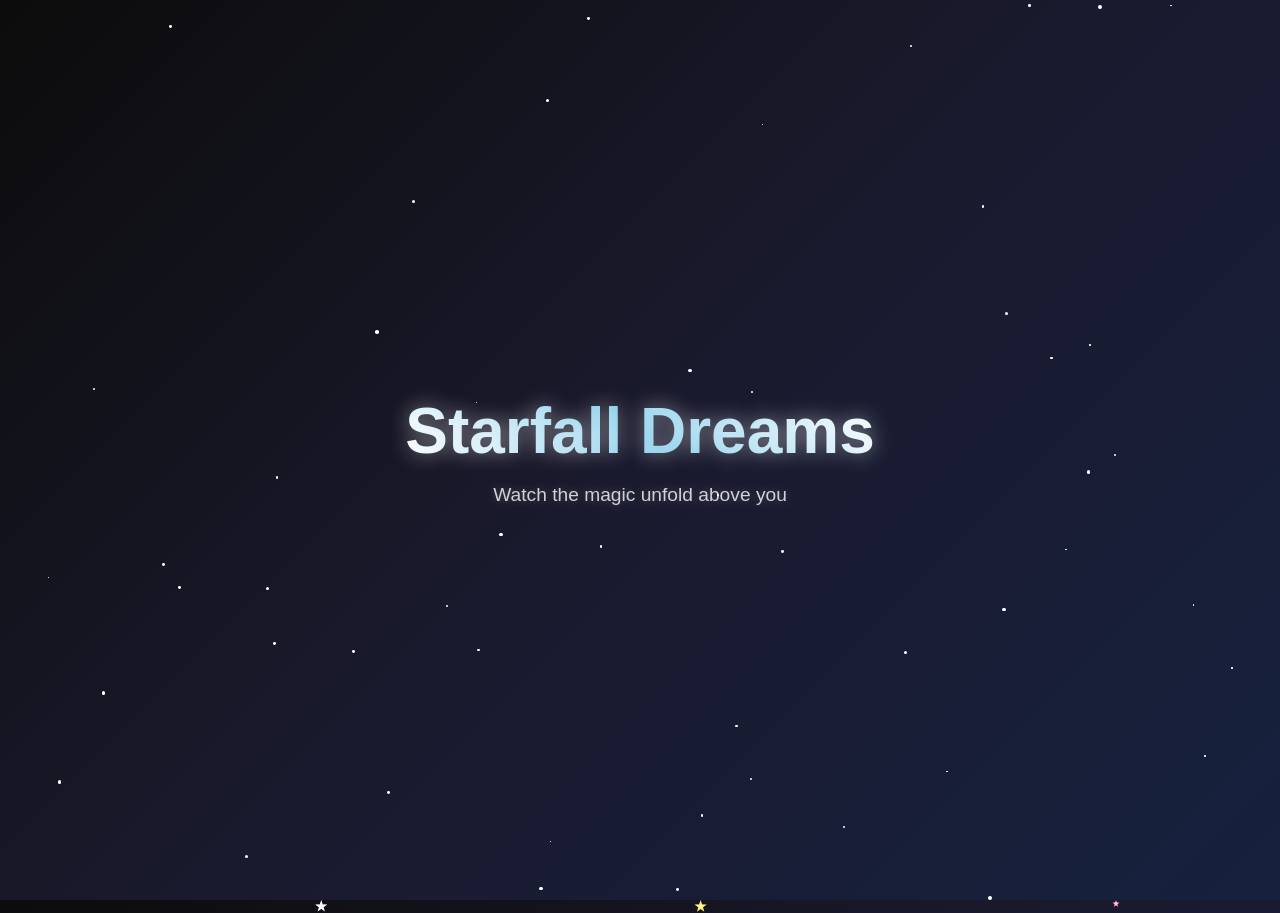
<file: ideas/falling_stars.html>
<!DOCTYPE html>
<html lang="en">
<head>
    <meta charset="UTF-8">
    <meta name="viewport" content="width=device-width, initial-scale=1.0">
    <title>Falling Stars</title>
    <style>
        * {
            margin: 0;
            padding: 0;
            box-sizing: border-box;
        }

        body {
            overflow: hidden;
            background: linear-gradient(135deg, #0c0c0c 0%, #1a1a2e 50%, #16213e 100%);
            height: 100vh;
            font-family: 'Arial', sans-serif;
        }

        .container {
            position: relative;
            width: 100%;
            height: 100vh;
        }

        .content {
            position: absolute;
            top: 50%;
            left: 50%;
            transform: translate(-50%, -50%);
            text-align: center;
            color: white;
            z-index: 10;
        }

        h1 {
            font-size: 4rem;
            margin-bottom: 1rem;
            text-shadow: 0 0 20px rgba(255, 255, 255, 0.5);
            background: linear-gradient(45deg, #fff, #87ceeb, #fff);
            -webkit-background-clip: text;
            -webkit-text-fill-color: transparent;
            background-clip: text;
            animation: glow 2s ease-in-out infinite alternate;
        }

        p {
            font-size: 1.2rem;
            opacity: 0.8;
            text-shadow: 0 0 10px rgba(255, 255, 255, 0.3);
        }

        @keyframes glow {
            from { filter: brightness(1); }
            to { filter: brightness(1.2); }
        }

        .star {
            position: absolute;
            background: white;
            clip-path: polygon(50% 0%, 61% 35%, 98% 35%, 68% 57%, 79% 91%, 50% 70%, 21% 91%, 32% 57%, 2% 35%, 39% 35%);
            animation: fall linear infinite;
        }

        .star::before {
            content: '';
            position: absolute;
            top: 50%;
            left: 50%;
            transform: translate(-50%, -50%);
            width: 100%;
            height: 100%;
            background: radial-gradient(circle, rgba(255,255,255,0.8) 0%, rgba(255,255,255,0.2) 70%, transparent 100%);
            border-radius: 50%;
        }

        @keyframes fall {
            0% {
                transform: translateY(-100vh) rotate(0deg);
                opacity: 0;
            }
            10% {
                opacity: 1;
            }
            90% {
                opacity: 1;
            }
            100% {
                transform: translateY(100vh) rotate(360deg);
                opacity: 0;
            }
        }



        .twinkle {
            position: absolute;
            background: white;
            border-radius: 50%;
            animation: twinkle 2s ease-in-out infinite;
        }

        @keyframes twinkle {
            0%, 100% {
                opacity: 0.3;
                transform: scale(1);
            }
            50% {
                opacity: 1;
                transform: scale(1.2);
            }
        }
    </style>
</head>
<body>
    <div class="container">
        <div class="content">
            <h1>Starfall Dreams</h1>
            <p>Watch the magic unfold above you</p>
        </div>
    </div>

    <script>
        function createStar() {
            const star = document.createElement('div');
            star.className = 'star';
            
            const size = Math.random() * 15 + 5;
            star.style.width = size + 'px';
            star.style.height = size + 'px';
            star.style.left = Math.random() * window.innerWidth + 'px';
            star.style.animationDuration = (Math.random() * 3 + 2) + 's';
            star.style.animationDelay = Math.random() * 2 + 's';
            
            const colors = ['#ffffff', '#87ceeb', '#ffd700', '#ff69b4', '#98fb98'];
            star.style.background = colors[Math.floor(Math.random() * colors.length)];
            
            document.body.appendChild(star);
            
            setTimeout(() => {
                star.remove();
            }, 8000);
        }



        function createTwinkleStar() {
            const twinkle = document.createElement('div');
            twinkle.className = 'twinkle';
            
            const size = Math.random() * 3 + 1;
            twinkle.style.width = size + 'px';
            twinkle.style.height = size + 'px';
            twinkle.style.left = Math.random() * window.innerWidth + 'px';
            twinkle.style.top = Math.random() * window.innerHeight + 'px';
            twinkle.style.animationDelay = Math.random() * 2 + 's';
            
            document.body.appendChild(twinkle);
            
            setTimeout(() => {
                twinkle.remove();
            }, 6000);
        }

        // Create initial background stars
        for (let i = 0; i < 50; i++) {
            setTimeout(createTwinkleStar, Math.random() * 1000);
        }

        // Continuously create falling stars
        setInterval(createStar, 300);
        
        // Replenish twinkling background stars
        setInterval(createTwinkleStar, 500);
    </script>
</body>
</html>
</file>
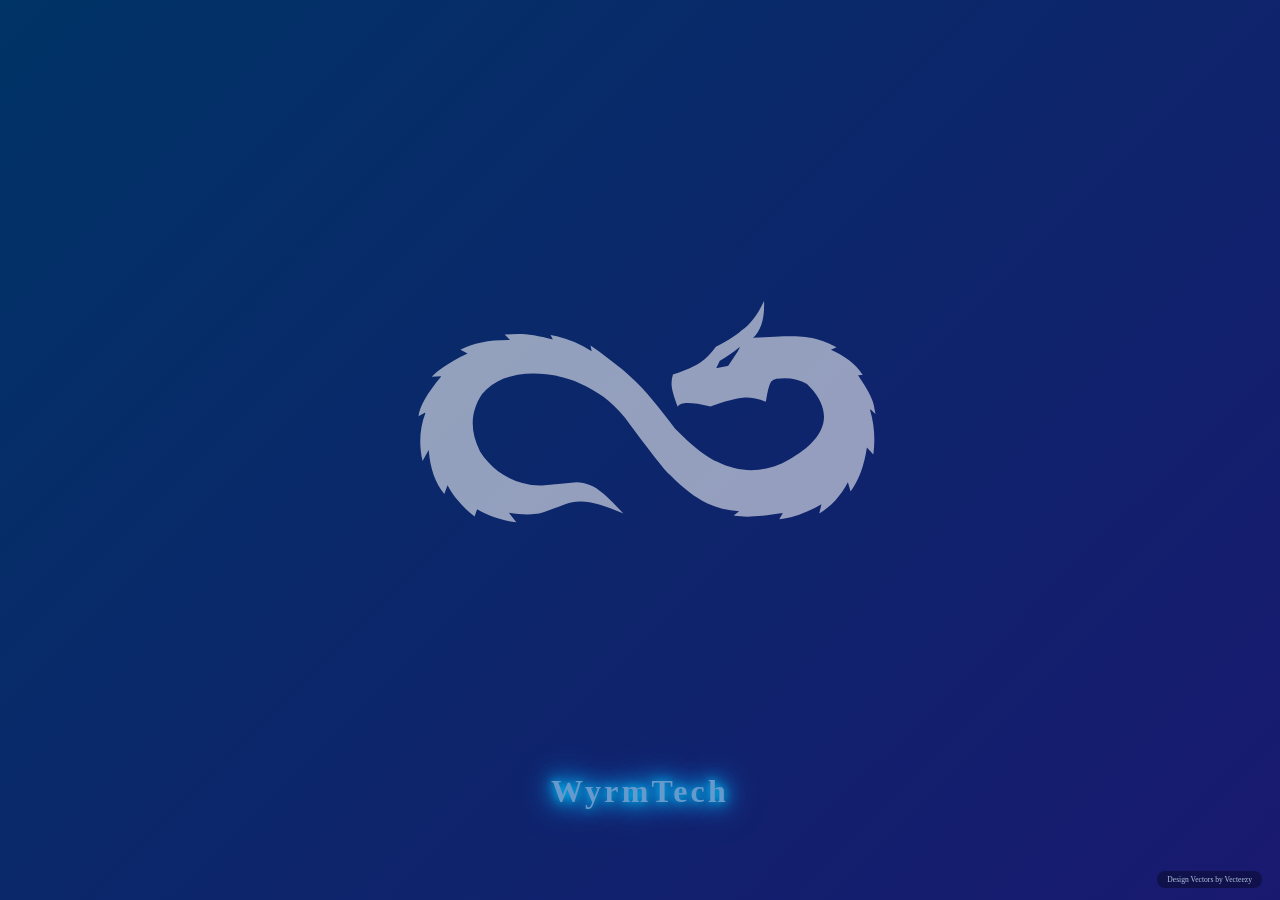
<file: ideas/original.html>
<!DOCTYPE html>
<html lang="en">
  <head>
    <meta charset="UTF-8" />
    <meta name="viewport" content="width=device-width, initial-scale=1.0" />
    <link rel="icon" href="favicon.svg" sizes="any" type="image/svg+xml" />
    <title>WyrmTech</title>
    <style>
      * {
        margin: 0;
        padding: 0;
        box-sizing: border-box;
      }

      body {
        height: 100vh;
        background: linear-gradient(135deg, #003366 0%, #191970 100%);
        /* Midnight blue gradient: #003366 (dark midnight), #191970 (midnight blue) */
        overflow: hidden;
        display: flex;
        justify-content: center;
        align-items: center;
        font-family: Copperplate, Papyrus, fantasy;
      }

      .logo {
        font-size: 2rem;
        font-weight: bold;
        color: #6699cc;
        text-align: center;
        text-shadow: 0 0 10px #00bfff, 0 0 20px #00bfff, 0 0 30px #00bfff, 0 0 40px #0080ff, 2px 2px 4px rgba(0, 0, 0, 0.3);
        animation: electricPulse 2s ease-in-out infinite alternate;
        letter-spacing: 0.1em;
        z-index: 10;
        position: relative;
        font-family: Copperplate, Papyrus, fantasy;
      }

      @keyframes electricPulse {
        0% {
          text-shadow: 0 0 10px #00bfff, 0 0 20px #00bfff, 0 0 30px #00bfff, 0 0 40px #0080ff, 2px 2px 4px rgba(0, 0, 0, 0.3);
        }
        100% {
          text-shadow: 0 0 20px #ffffff, 0 0 30px #00bfff, 0 0 40px #00bfff, 0 0 50px #0080ff, 0 0 60px #0080ff, 2px 2px 4px rgba(0, 0, 0, 0.3);
        }
      }

      @media (max-width: 768px) {
        .logo {
          font-size: 1.2rem;
        }
      }
    </style>
  </head>
  <body>
    <div class="shooting-stars-bg"></div>
    <div class="dragon-bg">
      <!-- Dragon SVG background -->
      <!-- Dragon SVG background -->
      <svg
        class="dragon-svg"
        xmlns="http://www.w3.org/2000/svg"
        xmlns:xlink="http://www.w3.org/1999/xlink"
        width="100%"
        height="100%"
        viewBox="0 0 3000 3000"
        style="position: absolute; left: 50%; top: 50%; transform: translate(-50%, -50%); z-index: 1; opacity: 0.56; pointer-events: none; display: block"
      >
        <!-- Background removed -->
        <path
          fill-rule="nonzero"
          fill="#fff"
          fill-opacity="1"
          d="M 2049.160156 835.320312 L 2049.03125 835.390625 C 2020.480469 896.941406 1986.960938 940.679688 1948.46875 966.621094 C 1933.511719 982.558594 1895.699219 1006.738281 1835.058594 1039.179688 C 1811.488281 1071.460938 1788.941406 1094.359375 1767.390625 1107.878906 C 1738.878906 1126.929688 1697.761719 1145.089844 1644.039062 1162.371094 C 1638.75 1179.761719 1636.898438 1196.808594 1638.5 1213.539062 C 1640.96875 1234.589844 1649.929688 1265.378906 1665.378906 1305.921875 C 1675.179688 1283.859375 1723.660156 1283.328125 1810.820312 1304.320312 C 1880.03125 1279.820312 1928.109375 1266.910156 1955.039062 1265.609375 C 1982.921875 1262.371094 2016.96875 1268.300781 2057.191406 1283.390625 C 2064.199219 1240.089844 2070.449219 1213.269531 2075.949219 1202.929688 C 2080.601562 1191.101562 2089.941406 1183.890625 2103.949219 1181.289062 C 2157.921875 1174.769531 2203.289062 1182.460938 2240.039062 1204.390625 C 2369.761719 1334.21875 2332.25 1452.121094 2127.539062 1558.070312 C 2030.429688 1599.859375 1935.171875 1597.308594 1841.75 1550.398438 C 1804.25 1533.871094 1759.578125 1502.101562 1707.730469 1455.089844 L 1654.011719 1403.359375 C 1577.980469 1302.691406 1518.660156 1232.109375 1476.070312 1191.601562 C 1435.191406 1150.179688 1369.148438 1097.378906 1277.941406 1033.210938 L 1282.988281 1059.429688 C 1226.820312 1022.820312 1165.910156 998.511719 1100.230469 986.480469 L 1110.378906 1006.949219 C 1048.53125 990.660156 997.175781 982.589844 956.320312 982.738281 L 896.5 984.359375 L 919.90625 1008.429688 C 828.839844 1007.589844 755.398438 1022.058594 699.574219 1051.820312 L 731.535156 1068.609375 C 659.570312 1102.480469 606.460938 1137 572.214844 1172.148438 L 612.460938 1169.710938 C 613.675781 1169.949219 614.234375 1170.550781 614.140625 1171.519531 C 551.730469 1245.859375 518.125 1304.671875 513.324219 1347.960938 L 541.191406 1332.609375 C 542.5625 1332.28125 543.359375 1332.710938 543.585938 1333.910156 C 518.464844 1401.339844 514.398438 1472.410156 531.390625 1547.121094 L 558.546875 1497.359375 C 565.382812 1579.769531 588.535156 1644.910156 628 1692.789062 L 642.386719 1654.28125 C 666.773438 1701.988281 706.84375 1748.339844 762.601562 1793.320312 L 773.871094 1760.601562 C 818.765625 1788.550781 876.851562 1808.03125 948.128906 1819.058594 L 914.972656 1776.980469 C 965.007812 1785.441406 1005.601562 1786.929688 1036.75 1781.441406 C 1044.410156 1782.808594 1088.140625 1768.25 1167.941406 1737.78125 C 1185.910156 1731.871094 1206.839844 1728.339844 1230.699219 1727.191406 C 1273.171875 1725.019531 1337.558594 1742.671875 1423.871094 1780.140625 C 1357.378906 1707.179688 1308.480469 1665.390625 1277.160156 1654.789062 C 1255.878906 1645.351562 1235.25 1640.640625 1215.269531 1640.660156 L 1062.039062 1655.769531 C 1033.78125 1656.839844 1004.851562 1653.191406 975.261719 1644.820312 C 895.449219 1621.871094 832.824219 1575.410156 787.394531 1505.460938 C 740.484375 1413.070312 743.363281 1327.480469 796.023438 1248.710938 C 857.140625 1177.429688 952.191406 1148.078125 1081.179688 1160.660156 C 1172.621094 1170.730469 1257.769531 1204.738281 1336.609375 1262.691406 C 1365.261719 1283.78125 1396.800781 1314.519531 1431.210938 1354.929688 C 1547.070312 1511.910156 1613.5 1596.371094 1630.5 1608.320312 C 1690.050781 1668.738281 1744.980469 1710.808594 1795.269531 1734.519531 C 1838.539062 1754.941406 1886.238281 1766.871094 1938.378906 1770.308594 L 1913.898438 1788.511719 C 1924.070312 1790.050781 1934.570312 1791.308594 1945.390625 1792.269531 C 1979.171875 1796.820312 2041.558594 1792.171875 2132.558594 1778.320312 L 2116.789062 1805.460938 C 2173.230469 1800.609375 2235.691406 1778.410156 2304.160156 1738.859375 L 2294.480469 1779.960938 C 2347.109375 1748.820312 2389.558594 1702.578125 2421.808594 1641.261719 L 2433.730469 1681.769531 C 2470.449219 1630.910156 2494.589844 1565.699219 2506.128906 1486.140625 L 2534.808594 1517.769531 C 2544.058594 1451.328125 2539.171875 1385.21875 2520.128906 1319.441406 C 2520.488281 1318.011719 2521.390625 1317.628906 2522.828125 1318.308594 L 2544.269531 1338.191406 L 2536.730469 1297.410156 C 2529.859375 1267.859375 2507 1224.800781 2468.179688 1168.210938 C 2463.480469 1166.398438 2469.980469 1165.328125 2487.648438 1164.988281 C 2461.050781 1119.730469 2413.871094 1082.019531 2346.128906 1051.878906 L 2371.46875 1041.339844 C 2319.769531 1014.28125 2273.140625 998.898438 2231.609375 995.199219 C 2197.839844 989.53125 2120.789062 990.890625 2000.46875 999.28125 C 2036.019531 967.769531 2052.25 913.121094 2049.160156 835.320312 Z M 1940.878906 1040.320312 L 1940.929688 1040.640625 C 1941 1041.601562 1940.519531 1043.25 1939.519531 1045.578125 C 1936.519531 1051.808594 1934.050781 1056.460938 1932.101562 1059.539062 L 1890.839844 1122.101562 C 1888.988281 1123.78125 1885.769531 1125.121094 1881.171875 1126.109375 L 1841.230469 1133.28125 L 1837.058594 1132.808594 C 1838.839844 1129.679688 1843.398438 1120.179688 1850.730469 1104.300781 C 1851.441406 1103.109375 1852.230469 1102.148438 1853.109375 1101.421875 C 1881.898438 1085.289062 1911.160156 1064.921875 1940.878906 1040.320312 "
        />
        <path
          fill-rule="nonzero"
          fill="#fff"
          fill-opacity="1"
          d="M 1221.039062 1168.320312 L 1221.050781 1168.320312 C 1221.050781 1168.320312 1221.039062 1168.320312 1221.039062 1168.328125 C 1221.039062 1168.320312 1221.039062 1168.320312 1221.039062 1168.320312 "
        />
      </svg>
      <div class="logo">WyrmTech</div>
    </div>
    <style>
      .dragon-bg {
        position: absolute;
        left: 50%;
        top: 50%;
        transform: translate(-50%, -50%);
        width: 75vw;
        height: 75vw;
        max-width: 75vh;
        max-height: 75vh;
        display: flex;
        align-items: center;
        justify-content: center;
        z-index: 3;
        pointer-events: none;
        aspect-ratio: 1 / 1;
      }
      .dragon-bg .logo {
        z-index: 10;
        position: absolute;
        left: 50%;
        bottom: 0;
        top: auto;
        transform: translate(-50%, 60%);
        pointer-events: auto;
        animation: logoFloat 3.5s ease-in-out infinite alternate;
      }

      .dragon-svg {
        opacity: 0;
        animation: dragonFadeIn 1.5s ease-out 0.2s forwards, dragonGlow 2.5s ease-in-out infinite alternate;
      }

      @keyframes dragonFadeIn {
        from {
          opacity: 0;
        }
        to {
          opacity: 0.56;
        }
      }

      @keyframes dragonGlow {
        0% {
          filter: drop-shadow(0 0 0px #00bfff) drop-shadow(0 0 0px #fff);
        }
        100% {
          filter: drop-shadow(0 0 24px #00bfff) drop-shadow(0 0 8px #fff);
        }
      }

      @keyframes logoFloat {
        0% {
          transform: translate(-50%, 60%) translateY(0);
        }
        100% {
          transform: translate(-50%, 60%) translateY(-18px);
        }
      }
      @media (max-width: 768px) {
        .dragon-bg {
          width: 90vw;
          height: 90vw;
          max-width: 90vh;
          max-height: 90vh;
        }
        .dragon-bg svg {
          width: 100% !important;
          height: 100% !important;
        }
      }
    </style>
    <style>
      /* Shooting stars background animation */
      .shooting-stars-bg {
        position: fixed;
        top: 0;
        left: 0;
        width: 100vw;
        height: 100vh;
        pointer-events: none;
        z-index: 2;
        overflow: hidden;
      }
      .shooting-star {
        position: absolute;
        width: 2px;
        height: 80px;
        background: linear-gradient(180deg, #fff 0%, #fff 60%, transparent 100%);
        opacity: 0.8;
        border-radius: 50%;
        filter: blur(0.5px) brightness(1.5);
        pointer-events: none;
        z-index: 1;
        animation: shootingStar 0.7s linear forwards;
      }

      .shooting-star.twinkle {
        animation: shootingStar 0.7s linear forwards, starTwinkle 0.7s ease-in-out;
      }

      @keyframes starTwinkle {
        0% {
          filter: blur(0.5px) brightness(1.5);
        }
        20% {
          filter: blur(0.5px) brightness(2.5);
        }
        40% {
          filter: blur(0.5px) brightness(1.2);
        }
        60% {
          filter: blur(0.5px) brightness(2.2);
        }
        100% {
          filter: blur(0.5px) brightness(1.5);
        }
      }
      @keyframes shootingStar {
        0% {
          opacity: 0;
          transform: translateY(0) scaleY(0.5);
        }
        10% {
          opacity: 1;
        }
        80% {
          opacity: 1;
        }
        100% {
          opacity: 0;
          transform: translateY(100vh) scaleY(1.2);
        }
      }
    </style>
    <script>
      // Shooting stars animation
      function randomBetween(a, b) {
        return Math.random() * (b - a) + a;
      }
      function createShootingStar() {
        const starsBg = document.querySelector(".shooting-stars-bg");
        if (!starsBg) return;
        const star = document.createElement("div");
        // 30% chance to twinkle
        if (Math.random() < 0.3) {
          star.className = "shooting-star twinkle";
        } else {
          star.className = "shooting-star";
        }
        // Randomize horizontal start position
        const startX = randomBetween(0, 98); // vw
        star.style.left = startX + "vw";
        star.style.top = "-10vh";
        star.style.bottom = "";
        star.style.width = randomBetween(1, 2.5) + "px";
        star.style.height = randomBetween(60, 120) + "px";
        star.style.filter = "blur(" + randomBetween(0.2, 1.2) + "px) brightness(" + randomBetween(1.2, 2.2) + ")";
        star.style.transform = "none";
        starsBg.appendChild(star);
        setTimeout(() => {
          star.remove();
        }, 800);
      }
      // More stars at once
      function shootingStarsLoop() {
        // 1-3 stars per frame
        const count = Math.floor(randomBetween(1, 4));
        for (let i = 0; i < count; i++) {
          setTimeout(createShootingStar, i * 80);
        }
        setTimeout(shootingStarsLoop, randomBetween(250, 700));
      }
      window.addEventListener("DOMContentLoaded", () => {
        shootingStarsLoop();
      });
    </script>
    <a class="vecteezy-credit" href="https://www.vecteezy.com/free-vector/design" target="_blank" rel="noopener">Design Vectors by Vecteezy</a>
  </body>
  <style>
    .vecteezy-credit {
      position: fixed;
      right: 18px;
      bottom: 12px;
      font-size: 0.475rem;
      color: #b0c4de;
      background: rgba(0, 0, 0, 0.32);
      padding: 4px 10px;
      border-radius: 8px;
      text-decoration: none;
      z-index: 100;
      font-family: inherit;
      transition: color 0.2s, background 0.2s;
    }
    .vecteezy-credit:hover {
      color: #fff;
      background: #6699cc;
    }
  </style>
</html>
</file>
<file: ai/styles.css>
:root {
  color-scheme: dark;
  --ink: #081421;
  --panel: #102131;
  --blue: #94d9fa;
  --text: #f3f7fa;
  --muted: #b1c0cd;
  --line: #2b3e4e;
  --width: 1160px;
}
* {
  box-sizing: border-box;
}
html {
  scroll-behavior: smooth;
  scroll-padding-top: 24px;
}
body {
  margin: 0;
  background: var(--ink);
  color: var(--text);
  font-family: -apple-system, BlinkMacSystemFont, "Segoe UI", sans-serif;
  font-size: 16px;
  line-height: 1.6;
  -webkit-font-smoothing: antialiased;
}
h1,
h2,
h3,
p {
  margin: 0;
}
h1,
h2,
h3 {
  font-weight: 600;
  line-height: 1.1;
}
a {
  color: inherit;
  text-decoration: none;
}
button,
input,
select,
textarea {
  font: inherit;
}
button,
a {
  -webkit-tap-highlight-color: transparent;
}
a:focus-visible,
button:focus-visible,
input:focus-visible,
select:focus-visible,
textarea:focus-visible {
  outline: 3px solid var(--blue);
  outline-offset: 4px;
}
svg {
  display: block;
}
.wrap {
  width: min(var(--width), calc(100% - 80px));
  margin-inline: auto;
}
.skip-link {
  position: absolute;
  top: 12px;
  left: 12px;
  padding: 10px 16px;
  background: var(--blue);
  color: var(--ink);
  transform: translateY(-200%);
  z-index: 5;
}
.skip-link:focus {
  transform: translateY(0);
}
.header {
  min-height: 96px;
  display: flex;
  align-items: center;
  justify-content: space-between;
  gap: 24px;
  border-bottom: 1px solid var(--line);
}
.brand {
  display: inline-flex;
  align-items: center;
  gap: 13px;
  font-size: 20px;
  font-weight: 700;
  letter-spacing: -0.5px;
}
.brand img {
  width: 53px;
  height: 30px;
  object-fit: contain;
}
.nav {
  display: flex;
  align-items: center;
  gap: 32px;
  font-size: 14px;
}
.nav a {
  padding-block: 10px;
}
.nav a:hover {
  color: var(--blue);
}
.nav .nav-contact {
  border-bottom: 1px solid var(--blue);
}
.eyebrow {
  font-size: 12px;
  letter-spacing: 0.15em;
  line-height: 1.5;
  font-weight: 600;
  text-transform: uppercase;
}
.hero {
  display: grid;
  grid-template-columns: 1.25fr 1fr;
  gap: 65px;
  align-items: center;
  padding-block: 88px 82px;
}
h1 {
  font-size: clamp(48px, 5.6vw, 72px);
  letter-spacing: -0.055em;
}
h1 span {
  display: block;
  color: var(--blue);
}
.hero-copy {
  max-width: 520px;
  margin-top: 26px;
  font-size: 18px;
  line-height: 1.65;
  color: var(--muted);
}
.button {
  display: inline-flex;
  align-items: center;
  justify-content: space-between;
  gap: 24px;
  min-height: 52px;
  padding: 13px 23px;
  border: 1px solid transparent;
  border-radius: 4px;
  background: var(--blue);
  color: var(--ink);
  font-weight: 600;
  font-size: 15px;
  cursor: pointer;
  transition:
    background 0.18s,
    transform 0.18s;
}
.button:hover {
  background: #b6e6ff;
  transform: translateY(-2px);
}
.button:disabled {
  cursor: not-allowed;
  opacity: 0.65;
  transform: none;
}
.button svg {
  width: 18px;
  height: 18px;
  flex-shrink: 0;
}
.hero .button {
  margin-top: 30px;
}
.hero-note {
  margin-top: 16px;
  color: var(--muted);
  font-size: 14px;
}







.possibilities {
  background: #0d1d2c;
  border-block: 1px solid var(--line);
}
.possibilities-inner {
  padding-block: 37px 41px;
}
.possibilities .eyebrow {
  color: var(--muted);
  margin-bottom: 22px;
}
.examples {
  display: grid;
  grid-template-columns: repeat(3, 1fr);
  gap: 36px;
}
.example {
  display: grid;
  grid-template-columns: 24px 1fr;
  gap: 15px;
  align-items: start;
}
.example svg {
  width: 22px;
  height: 22px;
  margin-top: 3px;
  color: var(--blue);
}
.example h3 {
  font-size: 17px;
  line-height: 1.4;
  font-weight: 500;
}
.example p {
  margin-top: 6px;
  color: var(--muted);
  font-size: 14px;
  line-height: 1.6;
  max-width: 300px;
}
.work {
  padding-block: 68px;
}
.work-heading {
  max-width: 730px;
  margin-bottom: 36px;
}
.work-heading .eyebrow {
  color: var(--blue);
  margin-bottom: 14px;
}
.work-heading > p:last-child {
  color: var(--muted);
  font-size: 16px;
  margin-top: 18px;
}
.work-example {
  display: grid;
  grid-template-columns: 140px minmax(0, 1fr) minmax(0, 310px);
  gap: 32px;
  padding-block: 32px;
  border-top: 1px solid var(--line);
  align-items: start;
}
.work-category {
  color: var(--blue);
  font-size: 14px;
  font-weight: 500;
  padding-top: 3px;
}
.work-copy h3 {
  font-size: 24px;
  line-height: 1.25;
  letter-spacing: -0.025em;
}
.work-copy p {
  color: var(--muted);
  font-size: 16px;
  margin-top: 14px;
}
.work-result {
  padding-left: 24px;
  border-left: 2px solid #426074;
}
.result-label {
  color: var(--muted);
  font-size: 13px;
  margin-bottom: 5px;
}
.result-value {
  display: block;
  color: var(--blue);
  font-size: 28px;
  line-height: 1.2;
  letter-spacing: -0.03em;
  font-weight: 500;
}
.result-detail {
  color: var(--muted);
  font-size: 14px;
  margin-top: 6px;
}
.result-metric + .result-metric {
  margin-top: 23px;
}
.product-flow {
  list-style: none;
  margin: 0;
  padding: 0;
  counter-reset: product-step;
}
.product-flow li {
  counter-increment: product-step;
  display: flex;
  gap: 12px;
  align-items: baseline;
  font-size: 15px;
  line-height: 1.4;
}
.product-flow li + li {
  margin-top: 13px;
}
.product-flow li::before {
  content: counter(product-step, decimal-leading-zero);
  font-family: ui-monospace, SFMono-Regular, Consolas, monospace;
  color: var(--blue);
  font-size: 12px;
}
h2 {
  font-size: clamp(32px, 3.5vw, 44px);
  letter-spacing: -0.045em;
}
.case-studies {
  background: #f4f7f9;
  color: var(--ink);
  padding-block: 76px 62px;
  color-scheme: light;
}
.case-section-top {
  display: flex;
  justify-content: space-between;
  align-items: end;
  gap: 40px;
  margin-bottom: 24px;
}
.case-studies .eyebrow {
  color: #486477;
  margin-bottom: 14px;
}
.case-section-intro {
  max-width: 355px;
  font-size: 16px;
  color: #506171;
}
.case-context {
  color: #506171;
  font-size: 13px;
  margin-bottom: 26px;
}
.case-list {
  display: grid;
  gap: 14px;
}
.case-study {
  min-width: 0;
  background: #fff;
  border: 1px solid #cbd6df;
  border-radius: 6px;
  scroll-margin-top: 24px;
}
.case-study[open] {
  border-color: #6e98af;
  box-shadow: 0 3px 0 #dbe9f1;
}
.case-study summary {
  list-style: none;
  padding: 26px 28px;
  cursor: pointer;
  border-radius: 6px;
}
.case-study summary::-webkit-details-marker {
  display: none;
}
.case-study summary:hover {
  background: #f4f9fc;
}
.case-study summary:focus-visible {
  outline: 3px solid #185578;
  outline-offset: 4px;
}
.case-study summary .case-summary-grid {
  display: grid;
  grid-template-columns: minmax(0, 1fr) minmax(220px, 280px) 32px;
  align-items: center;
  gap: 22px;
}
.case-heading-copy > span {
  display: block;
}
.case-category {
  color: #486477;
  font-size: 11px;
  font-weight: 600;
  letter-spacing: 0.08em;
  line-height: 1.5;
  text-transform: uppercase;
}
.case-title {
  margin-top: 7px;
  font-size: 26px;
  font-weight: 600;
  line-height: 1.25;
  letter-spacing: -0.025em;
}
.case-preview {
  margin-top: 8px;
  color: #506171;
  font-size: 14px;
  font-weight: 400;
  line-height: 1.6;
}
.case-estimate {
  min-width: 0;
  color: #185578;
  font-size: 13px;
  font-weight: 500;
  line-height: 1.5;
  text-align: right;
}
.case-estimate > span {
  display: block;
}
.case-estimate > [hidden] {
  display: none;
}
.case-estimate .case-estimate-amount {
  display: flex;
  flex-wrap: wrap;
  align-items: baseline;
  justify-content: flex-end;
  column-gap: 7px;
  margin-block: 4px;
  font-variant-numeric: tabular-nums;
}
.case-estimate-amount strong {
  min-width: 0;
  font-size: clamp(32px, 3vw, 42px);
  font-weight: 600;
  letter-spacing: -0.03em;
  line-height: 1.15;
  overflow-wrap: anywhere;
}
.case-estimate-amount [data-roi-preview-unit] {
  font-size: 18px;
  white-space: nowrap;
}
.case-estimate [data-roi-preview-roi] {
  margin-top: 5px;
}
.case-toggle {
  position: relative;
  display: block;
  width: 32px;
  height: 32px;
  border: 1px solid #b8cbd7;
  border-radius: 50%;
  color: #185578;
}
.case-toggle::before,
.case-toggle::after {
  content: "";
  position: absolute;
  inset: 14px 9px;
  height: 2px;
  background: currentColor;
}
.case-toggle::after {
  transform: rotate(90deg);
}
.case-study[open] .case-toggle::after {
  display: none;
}
.case-body {
  padding: 0 28px 26px;
}
.case-workflow {
  display: grid;
  grid-template-columns: 1fr 1.2fr 1fr;
  align-items: start;
  gap: 28px;
  border-top: 1px solid #dce3e9;
  padding-top: 26px;
}
.case-workflow h4 {
  margin: 0 0 12px;
  color: #316985;
  font-size: 11px;
  font-weight: 700;
  letter-spacing: 0.08em;
  line-height: 1.5;
  text-transform: uppercase;
}
.case-workflow p {
  color: #425565;
  font-size: 15px;
  line-height: 1.75;
}
.case-benefit {
  padding: 20px;
  background: #eaf4fa;
  border-radius: 4px;
}
.case-benefit strong {
  color: #102b3f;
  font-weight: 600;
}
.case-pilot {
  display: grid;
  grid-template-columns: 1fr 1fr;
  gap: 24px;
  margin-top: 26px;
  padding-top: 20px;
  border-top: 1px solid #dce3e9;
  color: #506171;
  font-size: 13px;
}
.case-pilot strong {
  display: block;
  margin-bottom: 4px;
  color: #102b3f;
  font-weight: 600;
}
.case-roi {
  margin-top: 26px;
  padding: 26px;
  background: #f4f7fa;
  border: 1px solid #d5e1e9;
  border-radius: 6px;
}
.roi-heading {
  display: flex;
  align-items: center;
  justify-content: space-between;
  gap: 20px;
}
.roi-kicker {
  margin-bottom: 6px;
  color: #316985;
  font-size: 10px;
  font-weight: 700;
  letter-spacing: 0.08em;
  text-transform: uppercase;
}
.roi-heading h4 {
  margin: 0;
  font-size: 22px;
  line-height: 1.25;
  letter-spacing: -0.025em;
}
.roi-reset {
  flex-shrink: 0;
  border: 0;
  padding: 8px 0;
  color: #185578;
  background: transparent;
  font-size: 12px;
  text-decoration: underline;
  text-underline-offset: 3px;
  cursor: pointer;
}
.roi-intro {
  margin: 12px 0 24px;
  color: #506171;
  font-size: 13px;
  max-width: 690px;
}
.roi-layout {
  display: grid;
  grid-template-columns: minmax(0, 1.35fr) minmax(0, 1fr);
  align-items: start;
  gap: 28px;
}
.roi-inputs fieldset {
  min-width: 0;
  margin: 0;
  padding: 0;
  border: 0;
}
.roi-inputs legend {
  margin-bottom: 14px;
  padding: 0;
  font-size: 14px;
  font-weight: 600;
}
.roi-inputs .roi-costs {
  margin-top: 24px;
}
.roi-fields {
  display: grid;
  grid-template-columns: repeat(2, minmax(0, 1fr));
  gap: 12px;
}
.roi-fields-three {
  grid-template-columns: repeat(3, minmax(0, 1fr));
}
.roi-fields label {
  display: block;
  min-height: 2.8em;
  margin-bottom: 8px;
  color: #425565;
  font-size: 12px;
  line-height: 1.4;
}
.roi-fields input {
  width: 100%;
  min-width: 0;
  min-height: 44px;
  padding: 9px 10px;
  color: var(--ink);
  background: #fff;
  border: 1px solid #8a9fb0;
  border-radius: 4px;
  font-size: 16px;
}
.roi-fields input::placeholder {
  color: #657785;
  font-size: 12px;
}
.roi-fields input[aria-invalid="true"] {
  border-color: #b13d2b;
}
.case-roi :is(a, button, input):focus-visible {
  outline-color: #185578;
}
.roi-field-note {
  margin-top: 10px;
  color: #506171;
  font-size: 12px;
  line-height: 1.6;
}
.roi-field-note a {
  color: #185578;
  text-decoration: underline;
  text-underline-offset: 3px;
}
.roi-results {
  padding: 24px;
  background: #102b3f;
  color: var(--text);
  border-radius: 4px;
}
.roi-result-label {
  color: #bdd0de;
  font-size: 12px;
}
.roi-monthly-value {
  display: block;
  margin-top: 5px;
  color: var(--blue);
  font-size: clamp(32px, 3.5vw, 44px);
  line-height: 1.2;
  letter-spacing: -0.04em;
  font-weight: 600;
  overflow-wrap: anywhere;
}
.roi-time {
  margin-top: 7px;
  color: #bdd0de;
  font-size: 13px;
}
.roi-totals {
  margin: 22px 0 0;
}
.roi-totals > div {
  display: flex;
  align-items: baseline;
  justify-content: space-between;
  gap: 16px;
  padding-block: 12px;
  border-top: 1px solid #426074;
}
.roi-totals dt {
  min-width: 0;
  flex: 1;
  color: #bdd0de;
  font-size: 12px;
}
.roi-totals dd {
  flex: 0 0 auto;
  margin: 0;
  font-size: 16px;
  font-weight: 500;
  text-align: right;
  white-space: nowrap;
}
.roi-status {
  margin-top: 10px;
  color: #bdd0de;
  font-size: 12px;
  line-height: 1.6;
}
.roi-equation {
  margin-top: 22px;
  padding: 12px 14px;
  background: #e5eff6;
  color: #185578;
  font-size: 13px;
  font-weight: 500;
  border-radius: 4px;
}
.roi-caveat,
.roi-method {
  margin-top: 12px;
  color: #506171;
  font-size: 12px;
  line-height: 1.7;
}
.case-next {
  display: flex;
  justify-content: space-between;
  align-items: center;
  gap: 40px;
  margin-top: 32px;
  padding: 32px;
  background: #102b3f;
  color: var(--text);
  border-radius: 6px;
}
.case-next h3 {
  font-size: 27px;
  letter-spacing: -0.025em;
}
.case-next p {
  max-width: 530px;
  margin-top: 10px;
  color: #bdd0de;
  font-size: 15px;
}
.case-next-actions {
  display: flex;
  flex-shrink: 0;
  flex-direction: column;
  align-items: center;
  gap: 16px;
}
.case-plans-link {
  color: var(--blue);
  font-size: 14px;
  text-decoration: underline;
  text-underline-offset: 4px;
}
.case-plans-link:hover {
  color: #fff;
}
.adviser {
  display: grid;
  grid-template-columns: 1fr 1.12fr;
  align-items: start;
  gap: 70px;
  padding-block: 55px;
  border-bottom: 1px solid var(--line);
}
.adviser h2 {
  font-size: 29px;
  letter-spacing: -0.035em;
  line-height: 1.25;
  margin-top: 12px;
  max-width: 380px;
}
.adviser .eyebrow {
  color: var(--blue);
}
.adviser-copy {
  color: var(--muted);
  font-size: 16px;
}
.adviser-copy strong {
  color: var(--text);
  font-weight: 500;
}
.contact {
  display: grid;
  grid-template-columns: 1fr 1.12fr;
  align-items: start;
  gap: 70px;
  padding-block: 64px;
}
.contact h2 {
  max-width: 650px;
}
.contact p {
  margin-top: 17px;
  color: var(--muted);
  max-width: 600px;
}
.contact-copy {
  padding-top: 14px;
}
.contact-copy .eyebrow {
  color: var(--blue);
  margin: 0 0 18px;
}
.inquiry-form {
  min-width: 0;
  padding: 30px;
  background: var(--panel);
  border: 1px solid var(--line);
  border-radius: 6px;
}
.form-fields {
  display: grid;
  grid-template-columns: repeat(2, minmax(0, 1fr));
  gap: 20px;
}
.form-field {
  min-width: 0;
}
.form-field-wide {
  grid-column: 1 / -1;
}
.form-field label {
  display: block;
  margin-bottom: 8px;
  font-size: 14px;
  font-weight: 500;
}
.form-field input,
.form-field select,
.form-field textarea {
  width: 100%;
  min-width: 0;
  min-height: 48px;
  padding: 11px 12px;
  color: var(--text);
  background: var(--ink);
  border: 1px solid #536778;
  border-radius: 4px;
  font-size: 16px;
}
.form-field textarea {
  display: block;
  min-height: 140px;
  resize: vertical;
}
.form-field textarea::placeholder {
  color: var(--muted);
  opacity: 1;
}
.inquiry-form .button {
  width: 100%;
  justify-content: center;
  margin-top: 24px;
}
.inquiry-form .form-note {
  font-size: 12px;
  line-height: 1.65;
  margin-top: 14px;
}
.form-note a {
  text-decoration: underline;
  text-underline-offset: 3px;
}
.inquiry-form .form-status {
  margin-top: 18px;
  font-size: 14px;
  color: #f3d392;
}
.form-status[hidden] {
  display: none;
}
.footer {
  border-top: 1px solid var(--line);
  display: flex;
  flex-wrap: wrap;
  justify-content: space-between;
  gap: 20px;
  padding-block: 25px;
  color: var(--muted);
  font-size: 12px;
}
.footer-links {
  display: flex;
  gap: 24px;
}
.footer a:hover {
  color: var(--text);
}
@media (min-width: 1600px) {
  .hero {
    padding-block: 102px 96px;
  }
}
@media (max-width: 1000px) {
  .wrap {
    width: calc(100% - 48px);
  }
  .hero {
    gap: 35px;
    padding-block: 65px;
    grid-template-columns: 1.2fr 1fr;
  }
  h1 {
    font-size: 56px;
  }



  .examples {
    gap: 24px;
  }
  .work-example {
    grid-template-columns: minmax(0, 1fr) minmax(0, 280px);
    gap: 20px 32px;
  }
  .work-category {
    grid-column: 1 / -1;
  }
}
@media (max-width: 760px) {
  .header {
    min-height: 80px;
  }
  .nav {
    gap: 20px;
  }
  .nav .nav-detail {
    display: none;
  }
  .hero {
    grid-template-columns: 1fr;
    gap: 42px;
    padding-block: 52px;
  }
  h1 {
    font-size: clamp(43px, 8.7vw, 65px);
  }
  .hero-copy {
    font-size: 17px;
    max-width: 560px;
  }






  .examples {
    grid-template-columns: 1fr;
    gap: 27px;
  }
  .example p {
    max-width: 100%;
  }
  .possibilities-inner {
    padding-block: 32px;
  }
  .work {
    padding-block: 44px 22px;
  }
  .work-heading {
    margin-bottom: 28px;
  }
  .work-example {
    grid-template-columns: 1fr;
    gap: 20px;
    padding-block: 28px;
  }
  .work-copy h3 {
    font-size: 23px;
  }
  .work-result {
    margin-top: 4px;
    padding-left: 20px;
  }
  .case-studies {
    padding-block: 48px 38px;
  }
  .case-section-top {
    display: block;
    margin-bottom: 20px;
  }
  .case-section-intro {
    margin-top: 18px;
    max-width: 470px;
  }
  .case-study summary {
    padding: 22px 20px;
  }
  .case-study summary .case-summary-grid {
    grid-template-columns: minmax(0, 1fr) 28px;
    align-items: start;
    gap: 12px;
  }
  .case-estimate {
    grid-column: 1 / -1;
    grid-row: 2;
    justify-self: end;
    max-width: 100%;
    margin-top: 6px;
  }
  .case-summary-grid > .case-toggle {
    grid-column: 2;
    grid-row: 1;
  }
  .case-toggle {
    width: 28px;
    height: 28px;
  }
  .case-toggle::before,
  .case-toggle::after {
    inset: 12px 7px;
  }
  .case-category {
    font-size: 10px;
  }
  .case-title {
    font-size: 22px;
  }
  .case-body {
    padding: 0 20px 24px;
  }
  .case-workflow {
    grid-template-columns: 1fr;
    gap: 24px;
    padding-top: 24px;
  }
  .case-workflow h4 {
    margin-bottom: 8px;
  }
  .case-pilot {
    grid-template-columns: 1fr;
    gap: 16px;
    margin-top: 24px;
  }
  .case-roi {
    padding: 20px;
  }
  .roi-heading {
    align-items: flex-start;
    flex-direction: column;
    gap: 6px;
  }
  .roi-layout {
    grid-template-columns: 1fr;
    gap: 24px;
  }
  .roi-results {
    padding: 20px;
  }
  .case-next {
    display: block;
    padding: 26px 24px;
  }
  .case-next-actions {
    align-items: flex-start;
    margin-top: 24px;
  }
  .case-next .button {
    width: 100%;
  }
  .adviser {
    grid-template-columns: 1fr;
    gap: 22px;
    padding-block: 40px;
  }
  .adviser h2 {
    max-width: 500px;
  }
  .contact {
    grid-template-columns: 1fr;
    gap: 28px;
    padding-block: 44px;
  }
  .contact-copy {
    padding-top: 0;
  }
  .inquiry-form {
    padding: 24px;
  }
  .form-fields {
    grid-template-columns: 1fr;
  }
}
@media (max-width: 480px) {
  .roi-fields {
    grid-template-columns: 1fr;
    gap: 16px;
  }
  .roi-fields label {
    min-height: 0;
  }
  .roi-totals > div {
    gap: 10px;
  }
}
@media (max-width: 380px) {
  .wrap {
    width: calc(100% - 36px);
  }
  .brand {
    font-size: 18px;
    gap: 9px;
  }
  .brand img {
    width: 42px;
  }
  .nav {
    font-size: 13px;
  }
  .case-study summary .case-summary-grid {
    grid-template-columns: minmax(0, 1fr) 28px;
  }
}
@media (prefers-reduced-motion: reduce) {
  html {
    scroll-behavior: auto;
  }
  .button {
    transition: none;
  }
  .button:hover {
    transform: none;
  }
}
</file>
<file: ai/refresh.css>
/* AI Concierge: a shared editorial frame for the marketing journey. */
:root {
  --brief-ink: #081421;
  --brief-panel: #12283a;
  --brief-panel-light: #1a3448;
  --brief-paper: #eef4f7;
  --brief-accent: #a9dbf4;
}
::selection { background: var(--brief-accent); color: var(--brief-ink); }
.main-page, .signup-page, .join-page, .confirm-page { accent-color: var(--brief-accent); }
.main-page .header, .signup-page .header, .join-page .header, .confirm-page .header { border-bottom: 0; }
.main-page h1, .signup-page h1, .join-page h1,
.main-page h2, .signup-page h2, .join-page h2,
.confirm-page h1, .deck-page h1, .deck-page h2 {
  font-family: Georgia, 'Times New Roman', serif;
  font-weight: 400;
  letter-spacing: -.035em;
  text-wrap: balance;
}
.main-page h1, .signup-page h1, .join-page h1 { line-height: 1.04; }
.main-page h1 span, .signup-page h1 span, .join-page h1 span, .confirm-page h1 span { color: inherit; }
.main-page .button, .signup-page .button, .join-page .button, .confirm-page .button { border-radius: 0; }
.main-page .hero { grid-template-columns: minmax(0, 1.2fr) minmax(300px, .8fr); gap: clamp(50px, 7vw, 110px); padding-block: 88px 96px; align-items: end; }
.hero-identity { color: var(--brief-accent); font-size: 16px; font-weight: 600; margin-bottom: 24px; }
.main-page .hero h1 { font-size: clamp(48px, 5.8vw, 82px); }
.main-page .hero-copy { max-width: 590px; font-size: clamp(18px, 1.5vw, 21px); color: #d3e0e8; }
.hero-actions { display: flex; align-items: center; flex-wrap: wrap; gap: 20px 28px; margin-top: 32px; }
.main-page .hero .button { margin: 0; }
.hero-secondary { font-weight: 600; text-decoration: underline; text-underline-offset: 5px; }
.hero-secondary:hover { color: var(--brief-accent); }
.main-page .hero-note { margin-top: 20px; font-size: 15px; }
.hero-brief { background: var(--brief-panel); padding: clamp(28px, 3vw, 42px); }
.brief-heading { font-family: Georgia, 'Times New Roman', serif; font-size: clamp(25px, 2.3vw, 34px); line-height: 1.15; margin-bottom: 28px; }
.brief-line { display: grid; grid-template-columns: 105px 1fr; gap: 18px; padding-block: 16px; }
.brief-line + .brief-line { border-top: 1px solid #395164; }
.brief-line strong { font-size: 16px; }
.brief-line span { color: #d0dee7; font-size: 15px; line-height: 1.55; }
.brief-signoff { color: var(--brief-accent); margin-top: 23px; font-size: 15px; }
.main-page .possibilities { border: 0; background: var(--brief-panel-light); }
.main-page .possibilities-inner { padding-block: 80px 88px; }
.main-page .possibilities h2 { font-size: clamp(36px, 4vw, 55px); line-height: 1.08; margin-bottom: 38px; }
.main-page .example { display: block; }
.main-page .example svg { display: none; }
.main-page .example h3 { font-size: 20px; }
.main-page .example p { max-width: 34ch; font-size: 16px; color: #d0dee7; }
.main-page .work { padding-block: 100px; }
.main-page .work-heading h2, .main-page .case-section-top h2, .main-page .adviser h2, .main-page .contact h2 { font-size: clamp(39px, 4vw, 58px); line-height: 1.08; }
.main-page .work-heading { max-width: 780px; margin-bottom: 45px; }
.main-page .work-example { grid-template-columns: 120px minmax(0, 1fr) minmax(0, 290px); padding-block: 35px; }
.main-page .work-copy h3 { font-size: clamp(23px, 2vw, 29px); }
.main-page .work-result { border: 0; padding: 22px 26px; background: var(--brief-panel); }
.main-page .result-value { color: #c3e8fa; }
.main-page .case-studies { padding-block: 100px; background: var(--brief-paper); }
.main-page .case-context { font-size: 15px; }
.main-page .case-study { border-radius: 0; }
.main-page .adviser, .main-page .contact { padding-block: 90px; }
.main-page .adviser { border: 0; }
.main-page .contact { border: 0; background: var(--brief-panel); padding-inline: clamp(24px, 4vw, 56px); margin-bottom: 70px; }
.main-page .footer, .signup-page .footer, .join-page .footer, .confirm-page .footer { border: 0; font-size: 14px; }
.signup-page .signup-intro { padding-block: 75px 80px; }
.signup-page .signup-intro h1, .join-page .join-intro h1 { font-size: clamp(46px, 5.2vw, 72px); }
.signup-page .signup-lead { color: #d0dee7; }
.signup-page .signup-choices { gap: 0; margin-top: 45px; background: var(--brief-panel); }
.signup-page .signup-choices a { border: 0; border-radius: 0; background: transparent; padding: 28px; gap: 10px; }
.signup-page .signup-choices a + a { border-left: 1px solid #395164; }
.signup-page .signup-choices a:hover { background: var(--brief-panel-light); }
.signup-page .signup-choices strong { font-size: 22px; }
.signup-page .signup-choices span { font-size: 15px; color: #d0dee7; }
.signup-page .signup-choices b { font-size: 16px; color: #c3e8fa; }
.signup-page .signup-choices .choice-action { color: #c3e8fa; font-size: 14px; margin-top: 8px; }
.signup-page .signup-service-section + .signup-service-section { margin-top: 80px; }
.signup-page .signup-offering, .signup-page .signup-checkout, .signup-page .signup-butler-action, .signup-page .signup-first-conversation { border-radius: 0; }
.signup-page .signup-offering { border: 0; background: var(--brief-panel); padding: clamp(28px, 4vw, 48px); }
.signup-page .signup-offering h2 { font-size: clamp(37px, 3.7vw, 52px); }
.signup-page .signup-checkout { border: 0; }
.signup-page .signup-service-name { letter-spacing: 0; text-transform: none; font-size: 14px; }
.signup-page .signup-offering-copy, .signup-page .signup-benefits p { font-size: 16px; }
.join-page .join-intro { padding-block: 90px 100px; align-items: center; }
.join-page .join-intro-copy { color: #d0dee7; }
.join-contact { margin-top: 27px; }
.join-page .role-section, .join-page .program-notes { border: 0; }
.join-page .role-section { padding-block: 35px 85px; }
.join-page .role-heading h2, .join-page .program-notes h2, .join-page .product-section-heading h2 { font-size: clamp(36px, 4vw, 55px); }
.join-page .role-card, .join-page .earnings-panel, .join-page .product-tier-card { border-radius: 0; }
.join-page .program-notes { padding-block: 80px; }
.confirm-page main { text-align: left; width: min(760px, calc(100% - 48px)); padding-block: 90px; }
.confirm-page .confirmation-mark { margin: 0 0 30px; border: 0; border-radius: 0; }
.confirm-page .eyebrow { text-transform: none; letter-spacing: 0; font-size: 15px; }
.confirm-page h1 { font-size: clamp(48px, 6vw, 76px); }
.confirm-page .intro { margin: 24px 0 0; }
.confirm-page .next-step { margin: 38px 0 30px; border: 0; border-radius: 0; padding: 28px; }
.confirm-page .next-step h2 { font-family: Georgia, 'Times New Roman', serif; font-size: 27px; }
.deck-page h1, .deck-page h2 { line-height: 1.06; }
.deck-page h1 em, .deck-page h2 em { font-style: normal; color: inherit; }
.deck-page .slide > .eyebrow { display: none; }
.deck-page .cover-visual, .deck-page .service-card, .deck-page .plan, .deck-page .proof-primary { border-radius: 0; }
.deck-page .cover-visual { background: var(--brief-panel); }
.deck-page .slide-bottom { font-size: 13px; }
@media (max-width: 800px) {
  .main-page .hero { grid-template-columns: 1fr; padding-block: 60px 70px; gap: 48px; }
  .main-page .possibilities-inner { padding-block: 60px 66px; }
  .main-page .work, .main-page .case-studies { padding-block: 70px; }
  .main-page .work-example { grid-template-columns: 1fr; gap: 16px; }
  .main-page .adviser, .main-page .contact { padding-block: 60px; }
  .signup-page .signup-intro { padding-block: 55px 60px; }
  .signup-page .signup-choices { grid-template-columns: 1fr; }
  .signup-page .signup-choices a + a { border-left: 0; border-top: 1px solid #395164; }
  .signup-page .signup-service-section + .signup-service-section { margin-top: 60px; }
  .join-page .join-intro { padding-block: 60px; }
}
@media (max-width: 480px) {
  .main-page .hero h1, .signup-page .signup-intro h1, .join-page .join-intro h1 { font-size: clamp(42px, 10vw, 55px); }
  .hero-actions { align-items: flex-start; flex-direction: column; }
  .brief-line { grid-template-columns: 1fr; gap: 5px; }
  .main-page .contact { margin-bottom: 45px; }
  .confirm-page main { padding-block: 60px; }
}
@media (prefers-reduced-motion: reduce) {
  html { scroll-behavior: auto; }
  .main-page .button, .signup-page .button, .join-page .button, .confirm-page .button { transition: none; }
  .main-page .button:hover, .signup-page .button:hover, .join-page .button:hover, .confirm-page .button:hover { transform: none; }
}
@media print {
  .deck-page .slide > .eyebrow { display: none; }
  .deck-page .cover-visual { background: #f1f5f8; }
}
.main-page .case-study[open] { box-shadow: none; }
.main-page .case-category { font-size: 14px; font-weight: 500; letter-spacing: 0; text-transform: none; }

.signup-page .pricing-fallback { margin: 16px; color: #d0dee7; font-size: 15px; }
.signup-page .pricing-fallback a { color: #c3e8fa; text-decoration: underline; text-underline-offset: 4px; }
</file>
<file: ai/join-the-team/styles.css>
.join-page {
  --sales: #94d9fa;
  --consultancy: #c4b2ff;
  --tools: #8bdfbf;
  --operations: #607486;
}
.join-intro {
  display: grid;
  grid-template-columns: 1.15fr 1fr;
  gap: 68px;
  align-items: end;
  padding-block: 56px 52px;
}
.join-intro .eyebrow { color: var(--blue); margin-bottom: 18px; }
.join-intro h1 { font-size: clamp(40px, 4.6vw, 62px); }
.join-intro-copy { color: var(--muted); font-size: 17px; }
.join-intro-copy p + p { margin-top: 15px; }
.role-section { border-top: 1px solid var(--line); padding-block: 38px 56px; }
.role-heading h2 { font-size: 32px; }
.role-heading p { color: var(--muted); margin-top: 12px; }
.role-layout { display: grid; grid-template-columns: minmax(0, 1.45fr) minmax(0, 1fr); gap: 32px; align-items: start; margin-top: 32px; }
.role-picker { border: 0; padding: 0; margin: 0; min-width: 0; }
.role-picker legend { padding: 0; font-size: 17px; font-weight: 500; }
#role-help { color: var(--muted); font-size: 14px; margin: 7px 0 20px; }
.role-card { border: 1px solid var(--line); border-radius: 6px; background: #0c1b29; margin-bottom: 16px; overflow: hidden; }
.sales-role { --role-color: var(--sales); }
.consultancy-role { --role-color: var(--consultancy); }
.tools-role { --role-color: var(--tools); }
.role-card.is-selected { border-color: var(--role-color); }
.role-card:focus-within { outline: 2px solid var(--role-color); outline-offset: 3px; }
.role-choice { display: grid; grid-template-columns: 20px minmax(0, 1fr) auto; align-items: start; gap: 15px; padding: 25px 24px; cursor: pointer; }
.role-choice:hover { background: #132737; }
.role-choice input { width: 20px; height: 20px; margin: 6px 0 0; accent-color: var(--role-color); cursor: pointer; }
.role-label strong { display: block; font-size: 24px; line-height: 1.25; letter-spacing: -.025em; font-weight: 500; }
.role-label > span { display: block; color: var(--muted); font-size: 15px; line-height: 1.5; margin-top: 8px; }
.role-rate { color: var(--role-color); font-size: 14px; font-weight: 500; padding-top: 4px; white-space: nowrap; }
.role-details { padding: 0 25px 25px 59px; }
.role-details[hidden] { display: none; }
.role-details > h3, .role-payout h3 { font-size: 17px; line-height: 1.4; font-weight: 500; margin-bottom: 12px; }
.role-details p { color: var(--muted); font-size: 15px; }
.role-details p + p { margin-top: 14px; }
.sales-services { display: flex; flex-wrap: wrap; align-items: center; gap: 9px; color: var(--sales) !important; font-size: 13px !important; font-weight: 500; letter-spacing: .01em; margin: 17px 0 2px; }
.sales-services b { color: var(--muted); font-weight: 400; }
.sales-options { margin: 18px 0; padding-left: 22px; }
.sales-options li { padding-left: 6px; margin-bottom: 20px; }
.sales-options li::marker { color: var(--sales); font-size: 14px; }
.sales-options strong { font-size: 16px; font-weight: 500; }
.sales-options strong span { color: var(--muted); font-size: 12px; margin-left: 8px; border: 1px solid var(--line); padding: 2px 6px; border-radius: 3px; }
.sales-options p { margin-top: 7px; }
.role-detail-note { margin-top: 18px; }
.product-link { display: inline-block; margin-top: 16px; color: var(--blue); font-size: 14px; text-decoration: underline; text-underline-offset: 4px; }
.sales-resource-links { display: flex; flex-wrap: wrap; gap: 0 24px; }
.role-payout { border-top: 1px solid var(--line); margin-top: 24px; padding-top: 20px; }
.role-payout h3 { color: var(--role-color); }
.pending-note { color: #d3c6a5 !important; font-size: 14px !important; }
.cadence-options { margin-top: 22px; }
.cadence-options > div { padding-left: 16px; border-left: 2px solid #726591; }
.cadence-options > div + div { margin-top: 20px; }
.cadence-options h4 { font-size: 16px; font-weight: 500; margin: 0 0 6px; }
.earnings-panel { position: sticky; top: 24px; background: var(--panel); border: 1px solid var(--line); border-radius: 6px; padding: 28px; }
.earnings-panel .eyebrow { color: var(--blue); font-size: 11px; margin-bottom: 12px; }
.earnings-panel h2 { font-size: 29px; }
.earnings-intro { color: var(--muted); font-size: 14px; margin-top: 12px; }
.share-chart { position: relative; width: min(260px, 100%); margin: 22px auto 17px; }
.share-chart svg { width: 100%; height: auto; }
.chart-segment { stroke: #344b5c; transition: stroke .2s; }
.sales-segment.is-selected { stroke: var(--sales); }
.consultancy-segment.is-selected { stroke: var(--consultancy); }
.tools-segment.is-selected { stroke: var(--tools); }
.operations-segment { stroke: var(--operations); }
.chart-center { position: absolute; inset: 0; display: flex; flex-direction: column; align-items: center; justify-content: center; padding: 55px; text-align: center; pointer-events: none; }
.chart-center strong { font-size: 42px; line-height: 1.1; font-weight: 500; letter-spacing: -.04em; }
#share-extra { color: var(--tools); font-size: 13px; line-height: 1.4; margin-top: 5px; }
#share-extra:empty { display: none; }
.chart-caption { color: var(--muted); font-size: 12px; line-height: 1.4; margin-top: 7px; }
.share-summary { min-height: 49px; font-size: 15px; text-align: center; line-height: 1.5; margin-bottom: 15px; }
.share-legend { list-style: none; margin: 0; padding: 0; }
.share-legend li { display: grid; grid-template-columns: 10px minmax(0, 1fr) auto; gap: 12px; align-items: start; padding-block: 13px; border-top: 1px solid var(--line); font-size: 15px; }
.legend-dot { width: 9px; height: 9px; border-radius: 50%; margin-top: 7px; background: #344b5c; }
.sales-legend.is-selected .legend-dot { background: var(--sales); }
.consultancy-legend.is-selected .legend-dot { background: var(--consultancy); }
.tools-legend.is-selected .legend-dot { background: var(--tools); }
.operations-legend .legend-dot { background: var(--operations); }
.share-legend strong { font-weight: 500; }
.share-legend small { display: block; color: var(--muted); font-size: 12px; margin-top: 3px; line-height: 1.4; }
.allocation-note { color: var(--muted); font-size: 13px; border-top: 1px solid var(--line); padding-top: 16px; margin-top: 2px; }
.program-notes { border-top: 1px solid var(--line); padding-block: 46px; display: grid; grid-template-columns: 1fr 1.12fr; gap: 70px; }
.program-notes .eyebrow { color: var(--blue); margin-bottom: 16px; }
.program-notes h2 { font-size: 34px; }
.program-notes-copy { color: var(--muted); }
.program-notes-copy p + p { margin-top: 16px; }
.no-script-note { margin-top: 20px; padding: 16px; border: 1px solid var(--line); color: var(--muted); }
.product-deep-dive { border-top: 1px solid var(--line); padding-block: 52px 56px; }
.product-section-heading { max-width: 680px; }
.product-section-heading .eyebrow { color: var(--blue); margin-bottom: 16px; }
.product-section-heading h2 { font-size: clamp(32px, 4vw, 42px); letter-spacing: -.035em; }
.product-section-heading > p:last-child { color: var(--muted); margin-top: 20px; font-size: 17px; }
.product-jump-links { display: flex; flex-wrap: wrap; gap: 12px; margin-top: 28px; }
.product-jump-links a { display: flex; gap: 12px; align-items: center; border: 1px solid var(--line); border-radius: 4px; padding: 10px 18px; font-size: 14px; }
.product-jump-links a:hover { background: var(--panel); border-color: var(--blue); }
.product-jump-links span { color: var(--blue); font-size: 12px; }
.product-offering { margin-top: 48px; --product-accent: var(--sales); }
.steward-offering { --product-accent: var(--consultancy); }
.guild-offering { --product-accent: var(--sales); }
.butler-offering { --product-accent: var(--tools); }
.product-offering + .product-offering { border-top: 1px solid var(--line); padding-top: 42px; }
.product-offering-heading { display: grid; grid-template-columns: 1fr 1.2fr; align-items: end; gap: 40px; margin-bottom: 24px; }
.product-offering-heading .eyebrow { color: var(--product-accent); margin-bottom: 10px; }
.product-offering-heading h3 { font-size: 30px; letter-spacing: -.025em; }
.product-offering-heading > p { color: var(--muted); max-width: 540px; }
.product-tier-grid { display: grid; gap: 20px; }
.steward-tiers, .guild-tiers { grid-template-columns: repeat(3, minmax(0, 1fr)); }
.product-tier-card { display: flex; flex-direction: column; min-width: 0; background: var(--panel); border: 1px solid var(--line); border-top: 2px solid var(--product-accent); border-radius: 6px; padding: 26px; }
.product-tier-card h4 { font-size: 21px; font-weight: 500; line-height: 1.3; margin: 0 0 14px; }
.product-price { font-size: 34px; letter-spacing: -.03em; line-height: 1.2; font-weight: 600; }
.product-price span { display: inline-block; font-size: 14px; letter-spacing: 0; font-weight: 400; color: var(--muted); }
.product-fit { color: var(--muted); font-size: 15px; margin-top: 17px; }
.product-benefits-label { font-size: 13px; font-weight: 600; color: var(--product-accent); margin-top: 24px; }
.product-benefits { padding-left: 19px; margin: 12px 0 24px; color: var(--muted); font-size: 15px; }
.product-benefits li { padding-left: 3px; }
.product-benefits li + li { margin-top: 10px; }
.product-benefits li::marker { color: var(--product-accent); }
.product-takeaway { border-top: 1px solid var(--line); padding-top: 17px; margin-top: auto; }
.product-takeaway > span { display: block; font-size: 12px; color: var(--product-accent); font-weight: 600; margin-bottom: 5px; }
.product-takeaway p { font-size: 15px; }
.product-term { color: var(--muted); font-size: 13px; margin-top: 20px; }
.product-term strong { display: block; color: var(--text); font-weight: 500; margin-bottom: 3px; }
.product-sales-note { color: var(--muted); font-size: 14px; border-left: 2px solid var(--product-accent); padding: 3px 0 3px 16px; margin-top: 22px; }
.product-sales-note strong { color: var(--text); font-weight: 500; }
.product-sales-note a { color: var(--blue); text-decoration: underline; text-underline-offset: 3px; }
.project-tier { display: grid; grid-template-columns: 1fr 1.2fr; gap: 44px; }
.product-price-prefix { color: var(--product-accent); font-size: 13px; margin-bottom: 4px; }
.project-overview .product-takeaway { margin-top: 24px; }
.project-inclusions { border-left: 1px solid var(--line); padding-left: 32px; }
.project-inclusions .product-benefits-label { margin-top: 0; }
.project-inclusions .product-benefits { margin-bottom: 0; }
@media (max-width: 1000px) {
  .join-intro { gap: 36px; }
  .role-layout { grid-template-columns: minmax(0, 1.25fr) minmax(0, 1fr); gap: 22px; }
  .role-choice { grid-template-columns: 20px minmax(0, 1fr); gap: 12px; padding: 22px; }
  .role-rate { grid-column: 2; padding-top: 0; }
  .role-details { padding-left: 24px; }
  .earnings-panel { padding: 24px; }
  .product-tier-grid { gap: 16px; }
  .steward-tiers, .guild-tiers { grid-template-columns: 1fr; }
  .product-tier-card { padding: 22px; }
}
@media (max-width: 760px) {
  .join-page .header { flex-wrap: wrap; gap: 12px; padding-block: 18px 10px; }
  .join-page .nav { width: 100%; justify-content: space-between; gap: 12px; flex-wrap: wrap; }
  .join-intro { grid-template-columns: 1fr; gap: 24px; padding-block: 38px; }
  .join-intro h1 { font-size: clamp(38px, 8.7vw, 58px); }
  .role-section { padding-block: 32px 38px; }
  .role-heading h2 { font-size: 29px; }
  .role-layout { grid-template-columns: 1fr; gap: 14px; margin-top: 27px; }
  .earnings-panel { position: static; }
  .role-choice { grid-template-columns: 20px minmax(0, 1fr) auto; gap: 12px; padding: 22px 19px; }
  .role-rate { grid-column: auto; padding-top: 4px; }
  .role-label strong { font-size: 23px; }
  .role-label > span { font-size: 14px; }
  .role-details { padding: 0 22px 24px; }
  .program-notes { grid-template-columns: 1fr; gap: 24px; padding-block: 36px; }
  .program-notes h2 { font-size: 30px; }
  .join-page .footer-links { flex-wrap: wrap; }
  .product-deep-dive { padding-block: 36px; }
  .product-jump-links { gap: 8px; }
  .product-jump-links a { padding: 9px 12px; gap: 8px; }
  .product-offering { margin-top: 36px; }
  .product-offering + .product-offering { padding-top: 32px; }
  .product-offering-heading { grid-template-columns: 1fr; gap: 16px; }
  .project-tier { grid-template-columns: 1fr; }
  .project-tier { gap: 24px; }
  .project-inclusions { border-left: 0; border-top: 1px solid var(--line); padding: 24px 0 0; }
}
@media (max-width: 380px) {
  .role-choice { grid-template-columns: 20px minmax(0, 1fr); }
  .role-rate { grid-column: 2; padding-top: 0; }
  .earnings-panel { padding: 20px; }
}
@media (prefers-reduced-motion: reduce) {
  .chart-segment { transition: none; }
}
</file>
<file: ai/thank-you/styles.css>
:root {
  color-scheme: dark;
  --ink: #081421;
  --panel: #102131;
  --blue: #94d9fa;
  --text: #f3f7fa;
  --muted: #b1c0cd;
  --line: #2b3e4e;
}
* { box-sizing: border-box; }
body { min-height: 100vh; min-height: 100svh; margin: 0; display: flex; flex-direction: column; background: var(--ink); color: var(--text); font-family: -apple-system, BlinkMacSystemFont, "Segoe UI", sans-serif; font-size: 16px; line-height: 1.6; -webkit-font-smoothing: antialiased; }
h1, h2, p { margin: 0; }
a { color: inherit; text-decoration: none; }
a:focus-visible { outline: 3px solid var(--blue); outline-offset: 6px; }
.wrap { width: min(1160px, calc(100% - 80px)); margin-inline: auto; }
.skip-link { position: absolute; top: 12px; left: 12px; padding: 10px 16px; background: var(--blue); color: var(--ink); transform: translateY(-200%); }
.skip-link:focus { transform: translateY(0); }
.header { min-height: 96px; display: flex; align-items: center; border-bottom: 1px solid var(--line); }
.brand { display: inline-flex; align-items: center; gap: 13px; font-size: 20px; font-weight: 700; letter-spacing: -.5px; }
.brand img { width: 53px; height: 30px; object-fit: contain; }
main { flex: 1; width: min(680px, calc(100% - 48px)); margin-inline: auto; padding-block: 76px 84px; text-align: center; }
.confirmation-mark { display: grid; place-items: center; width: 64px; height: 64px; margin: 0 auto 26px; border: 1px solid #426074; border-radius: 50%; background: var(--panel); color: var(--blue); }
.confirmation-mark svg { width: 28px; height: 28px; }
.eyebrow { margin-bottom: 18px; color: var(--blue); font-size: 12px; letter-spacing: .15em; line-height: 1.5; font-weight: 600; text-transform: uppercase; }
h1 { font-size: clamp(42px, 5.2vw, 64px); font-weight: 600; line-height: 1.08; letter-spacing: -.05em; }
h1 span { display: block; color: var(--blue); }
.intro { max-width: 510px; margin: 24px auto 0; color: var(--muted); font-size: 18px; }
.next-step { max-width: 530px; margin: 34px auto 30px; padding: 25px 28px; border: 1px solid var(--line); border-radius: 6px; background: var(--panel); text-align: left; }
.next-step h2 { font-size: 18px; line-height: 1.4; font-weight: 500; }
.next-step p { margin-top: 9px; color: var(--muted); font-size: 16px; }
.button { display: inline-flex; align-items: center; justify-content: center; gap: 18px; min-height: 52px; padding: 13px 23px; border-radius: 4px; background: var(--blue); color: var(--ink); font-weight: 600; font-size: 15px; transition: background .18s, transform .18s; }
.button:hover { background: #b6e6ff; transform: translateY(-2px); }
.button svg { width: 18px; height: 18px; flex-shrink: 0; }
.footer { display: flex; flex-wrap: wrap; justify-content: space-between; gap: 18px; border-top: 1px solid var(--line); padding-block: 25px; color: var(--muted); font-size: 12px; }
.footer-links { display: flex; gap: 24px; }
.footer a:hover { color: var(--text); }
@media (max-width: 760px) {
  .wrap { width: calc(100% - 48px); }
  .header { min-height: 80px; }
  main { padding-block: 48px 56px; }
  .intro { font-size: 17px; }
  .next-step { padding: 22px; }
}
@media (max-width: 380px) {
  .wrap, main { width: calc(100% - 36px); }
  .brand { font-size: 18px; gap: 9px; }
  .brand img { width: 42px; }
}
@media (prefers-reduced-motion: reduce) {
  .button { transition: none; }
  .button:hover { transform: none; }
}
</file>
<file: ai/order-confirmed/styles.css>
.order-title-lead {
  color: var(--text);
}

.checkout-reference {
  max-width: 530px;
  margin: 25px auto 0;
  padding: 15px 18px;
  border: 1px solid var(--line);
  border-radius: 6px;
  background: var(--panel);
  color: var(--muted);
  font-size: 13px;
  text-align: left;
}

.checkout-reference code {
  display: block;
  margin-top: 5px;
  color: var(--text);
  font-size: 12px;
  overflow-wrap: anywhere;
  user-select: all;
}

.test-note {
  max-width: 530px;
  margin: 12px auto 0;
  color: var(--blue);
  font-size: 13px;
}

.order-help {
  margin-top: 24px;
  color: var(--muted);
  font-size: 14px;
}

.order-help a {
  color: var(--blue);
  text-decoration: underline;
  text-underline-offset: 3px;
}
</file>
<file: ai/pitch-deck/styles.css>
:root{color-scheme:dark;--ink:#081421;--panel:#102131;--text:#f3f7fa;--muted:#aebdcb;--blue:#a7dbf7;--line:#293c4e;--mint:#b0d9cc;--gold:#dfc497}
*{box-sizing:border-box}html{scroll-padding-top:28px}body{margin:0;background:var(--ink);color:var(--text);font:16px/1.55 -apple-system,BlinkMacSystemFont,"Segoe UI",sans-serif;-webkit-font-smoothing:antialiased}h1,h2,h3,p,blockquote{margin:0}h1,h2,h3{font-weight:550;line-height:1.08;letter-spacing:-.045em}h1{font-size:clamp(48px,5.5vw,84px)}h2{font-size:clamp(38px,4vw,60px)}h3{font-size:25px;letter-spacing:-.025em}em{font-style:normal;color:var(--blue)}a{color:inherit;text-decoration:none}button,input,select{font:inherit}button,a,select,input{-webkit-tap-highlight-color:transparent}button{cursor:pointer}button:disabled{cursor:default;opacity:.3}a:focus-visible,button:focus-visible,input:focus-visible,select:focus-visible{outline:3px solid var(--blue);outline-offset:4px}button,select{color:var(--text)}[hidden]{display:none!important}.sr-only{position:absolute;width:1px;height:1px;padding:0;overflow:hidden;clip:rect(0,0,0,0);white-space:nowrap;border:0}.skip-link{position:absolute;z-index:10;top:8px;left:8px;transform:translateY(-150%);padding:12px;background:var(--blue);color:var(--ink)}.skip-link:focus{transform:none}
.deck-header{min-height:82px;border-bottom:1px solid var(--line);padding:18px 36px;display:flex;align-items:center;justify-content:space-between;gap:24px}.brand{display:flex;align-items:center;gap:12px;font-weight:700;font-size:21px;letter-spacing:-.6px;white-space:nowrap}.brand img{object-fit:contain}.brand>span{font-size:12px;letter-spacing:.02em;color:var(--muted);font-weight:400;padding-left:19px;margin-left:8px;border-left:1px solid var(--line)}.deck-tools{display:flex;align-items:center;gap:6px}.deck-tools button{background:none;border:1px solid transparent;border-radius:4px;padding:8px 11px;font-size:12px;color:var(--muted)}.deck-tools button:hover,.deck-tools button[aria-pressed=true]{color:var(--blue);background:var(--panel);border-color:var(--line)}
.deck-layout{display:grid;grid-template-columns:210px minmax(0,1fr);max-width:1760px;margin:auto}.deck-sidebar{border-right:1px solid var(--line);padding:39px 22px 30px 30px;display:flex;flex-direction:column;align-self:start;position:sticky;top:0;min-height:calc(100svh - 152px)}.small-label,.eyebrow{font-size:11px;font-weight:600;letter-spacing:.15em;text-transform:uppercase;line-height:1.5}.eyebrow{color:var(--blue);margin-bottom:27px}.deck-sidebar>.small-label{color:var(--muted);font-size:9px;letter-spacing:.16em;margin-bottom:28px}.deck-sidebar nav{display:grid;gap:4px}.deck-sidebar nav a{display:flex;align-items:center;gap:11px;font-size:12px;color:var(--muted);padding:6px 0}.deck-sidebar nav a span{font:10px ui-monospace,monospace;opacity:.6}.deck-sidebar nav a:hover,.deck-sidebar nav a[aria-current=step]{color:var(--blue)}.deck-sidebar nav a[aria-current=step] span{opacity:1}.sidebar-bottom{margin-top:auto;padding-top:30px;color:var(--muted);font-size:11px;line-height:1.7}.status-dot{width:6px;height:6px;border-radius:50%;background:var(--mint);display:inline-block;margin-right:7px}
main{min-width:0}.slide{padding:48px clamp(30px,4.4vw,80px) 22px;min-height:calc(100svh - 152px);display:flex;flex-direction:column;position:relative;border-bottom:1px solid var(--line);scroll-margin-top:0}.presentation-mode .slide{border-bottom:0}.slide h2{max-width:950px}.lead{font-size:18px;line-height:1.65;color:var(--muted);max-width:710px;margin-top:23px}.slide-bottom{margin-top:auto;padding-top:30px;display:flex;justify-content:space-between;gap:24px;color:var(--muted);font-size:10px;line-height:1.65}.slide-bottom>span:last-child{white-space:nowrap;font-family:ui-monospace,monospace;letter-spacing:.06em}.slide-bottom a{color:var(--blue);text-decoration:underline;text-underline-offset:3px}.primary-link{display:inline-flex;align-items:center;justify-content:space-between;gap:32px;background:var(--blue);color:var(--ink);padding:14px 21px;border-radius:3px;font-weight:600;font-size:14px}.primary-link:hover{background:#c5e9fc}.text-link{font-size:14px;border-bottom:1px solid var(--blue);padding-block:8px}.primary-link span{font-size:23px;line-height:1}.cover-grid{display:grid;grid-template-columns:1.4fr 1fr;gap:45px;align-items:center;flex:1;padding-bottom:20px}.cover-grid .lead{max-width:540px}.cover-grid .primary-link{margin-top:30px}.cover-visual{padding:27px 30px 18px;border:1px solid var(--line);border-top:2px solid var(--blue);background:linear-gradient(145deg,#142a3e,#0c1a28);position:relative}.visual-heading{display:flex;justify-content:space-between;gap:20px;align-items:center;color:var(--muted);margin-bottom:28px}.visual-heading .small-label{font-size:9px}.visual-heading>span:last-child{font-size:25px;color:var(--blue)}.journey-step{display:flex;gap:21px;align-items:center;padding:27px 0;border-top:1px solid var(--line)}.journey-step>span{font:11px ui-monospace,monospace;color:var(--blue)}.journey-step small{display:block;color:var(--muted);font-size:11px;margin-bottom:7px}.journey-step strong{font-weight:500;line-height:1.15;letter-spacing:-.03em;font-size:clamp(23px,2.2vw,34px)}.journey-result strong{color:var(--blue)}.cover-visual>p{padding-top:20px;margin-top:9px;border-top:1px solid var(--line);font-size:11px;color:var(--muted)}.cover-visual b{padding:0 9px;color:var(--blue)}
.task-list{margin-top:38px}.task-list article{display:grid;grid-template-columns:36px 1.15fr 40px 1fr;gap:20px;align-items:center;border-top:1px solid var(--line);padding:26px 0}.task-number{color:var(--blue);font:12px ui-monospace,monospace}.task-list h3{font-size:24px}.task-list p{color:var(--muted);font-size:14px;margin-top:8px}.task-arrow{color:var(--blue);font-size:26px}.task-list article>strong{font-size:23px;line-height:1.3;font-weight:500;color:var(--blue);letter-spacing:-.03em}.process-grid{display:grid;grid-template-columns:repeat(3,minmax(0,1fr));margin-top:44px;gap:40px}.process-grid article{border-top:1px solid var(--line);padding-top:14px}.big-number{font-size:70px;letter-spacing:-.07em;line-height:1.2;color:#39546a;display:block;margin-bottom:22px}.process-grid h3{font-size:29px}.process-grid p{color:var(--muted);font-size:16px;margin-top:13px}.process-takeaway{display:block;margin-top:25px;color:var(--blue);font-size:12px}.statement{margin-top:38px;padding:22px 0 0;border-top:1px solid var(--line);max-width:840px;font-size:15px;color:var(--muted)}
.proof-grid{display:grid;grid-template-columns:1.1fr 1fr;gap:32px;margin-top:36px}.proof-primary{background:var(--blue);color:var(--ink);padding:30px}.proof-primary .small-label{font-size:10px}.before-after{padding:30px 0 24px;display:flex;flex-direction:column;align-items:start}.before-after>span{font-size:25px;color:#3a596f;text-decoration:line-through;text-decoration-thickness:1px}.before-after b{font-size:28px;font-weight:400;margin:5px 0}.before-after>strong{font-size:clamp(36px,3.9vw,58px);line-height:1.03;font-weight:550;letter-spacing:-.05em}.proof-primary>p:last-child{font-size:14px;max-width:350px;color:#294456}.proof-secondary{display:grid;gap:25px}.proof-secondary article{border-top:1px solid var(--line);padding-top:20px}.proof-secondary .small-label{font-size:10px;color:var(--muted);margin-bottom:18px}.proof-secondary h3{font-size:29px;line-height:1.18}.proof-secondary p:last-child{color:var(--muted);font-size:14px;margin-top:13px}
.service-grid,.plan-grid{display:grid;grid-template-columns:repeat(3,minmax(0,1fr));gap:18px;margin-top:36px}.service-card{padding:26px 24px;background:var(--panel);border:1px solid var(--line);display:flex;flex-direction:column;transition:border-color .15s,background .15s}.service-card:hover{border-color:var(--blue);background:#172f43}.service-symbol{font:13px ui-monospace,monospace;color:var(--blue);margin-bottom:36px}.service-card .small-label{color:var(--muted);font-size:9px}.service-card h3{font-size:39px;margin:9px 0 22px}.service-promise{font-size:20px;line-height:1.35;color:var(--blue);letter-spacing:-.02em}.service-promise+p{font-size:14px;color:var(--muted);margin:20px 0 30px}.service-link{border-top:1px solid var(--line);padding-top:18px;margin-top:auto;display:flex;justify-content:space-between;font-size:12px}.guild-card{border-top:2px solid var(--mint)}.guild-card .service-symbol,.guild-card .service-promise{color:var(--mint)}
.plan{padding:24px 23px;border:1px solid var(--line);background:var(--panel);min-width:0}.plan>.small-label{font-size:9px;color:var(--muted);margin-bottom:15px}.plan h3{font-size:27px;margin-bottom:24px}.plan-price{font-size:clamp(27px,2.7vw,41px);font-weight:550;letter-spacing:-.05em;line-height:1.25;white-space:nowrap}.plan-price>span{font-size:12px;font-weight:400;letter-spacing:0;color:var(--muted)}.plan-price>[data-total]{font-size:inherit;font-weight:inherit;letter-spacing:inherit;color:var(--text)}.annual-price{color:var(--blue);font-size:12px;margin-top:8px;min-height:38px}.plan-detail{border-top:1px solid var(--line);padding-top:20px;margin-top:20px}.plan-detail strong{font-size:14px;font-weight:500;line-height:1.4;display:block}.plan-detail p{color:var(--muted);font-size:13px;margin-top:9px}.billing-callout{display:flex;align-items:center;gap:24px;background:#112a32;border-left:2px solid var(--mint);padding:16px 21px;margin-top:25px;font-size:13px;color:var(--muted)}.billing-callout strong{color:var(--mint);font-weight:500}#guild>.lead{max-width:980px}.guild-plans .annual-price{min-height:20px}.guild-controls{display:flex;align-items:flex-end;gap:26px;margin-top:22px}.guild-controls label{display:block;color:var(--muted);font-size:11px;margin-bottom:7px}.seat-input{display:flex;align-items:center;border:1px solid var(--line);border-radius:4px;overflow:hidden}.seat-input button{border:0;background:var(--panel);font-size:20px;width:38px;height:37px}.seat-input input{color:var(--text);border:0;border-inline:1px solid var(--line);background:var(--ink);width:56px;text-align:center;appearance:textfield;-moz-appearance:textfield;height:37px;font-size:14px}.seat-input input::-webkit-inner-spin-button,.seat-input input::-webkit-outer-spin-button{-webkit-appearance:none;margin:0}.billing-control select{border:1px solid var(--line);border-radius:4px;background:var(--panel);height:39px;padding:0 28px 0 11px;font-size:12px}.guild-controls>p{margin-left:auto;color:var(--mint);font-size:12px;padding-bottom:10px}.guild-plans{margin-top:22px}.guild-plans .plan{padding:20px}.guild-plans .plan h3{margin-bottom:17px}.guild-plans .plan-detail{margin-top:10px;padding-top:16px}.savings{color:var(--mint);font-size:11px;line-height:1.6;margin-top:17px}.pricing-caption{font-size:11px;color:var(--muted);margin-top:20px;max-width:840px}
.butler-grid{display:grid;grid-template-columns:1.1fr 1fr;align-items:start;gap:60px;margin-top:22px}.butler-grid .lead{max-width:500px}.project-price{margin-top:35px;border-top:1px solid var(--line);padding-top:25px}.project-price>.small-label{color:var(--gold)}.project-price>strong{display:block;font-size:66px;font-weight:500;letter-spacing:-.05em;margin:8px 0}.project-price strong span{font-size:14px;color:var(--muted);font-weight:400;letter-spacing:0}.project-price>p{color:var(--muted);font-size:14px}.delivery-list,.start-list{list-style:none;margin:0;padding:0}.delivery-list li{display:flex;gap:22px;border-top:1px solid var(--line);padding:29px 0}.delivery-list li>span{font:12px ui-monospace,monospace;color:var(--gold);padding-top:6px}.delivery-list h3{font-size:25px}.delivery-list p{font-size:15px;color:var(--muted);margin-top:12px}.start-grid{display:grid;grid-template-columns:1fr 1fr;gap:60px;margin-top:40px}.starter-quote{padding:30px;background:var(--panel);border-left:2px solid var(--blue)}.starter-quote>span{font:80px/1 Georgia,serif;color:var(--blue);display:block;height:60px}.starter-quote blockquote{font-size:clamp(30px,3vw,44px);letter-spacing:-.04em;line-height:1.16;max-width:380px}.starter-quote p{font-size:13px;color:var(--muted);margin-top:30px}.start-list li{display:flex;gap:20px;padding:22px 0;border-top:1px solid var(--line)}.start-list li>span{font-size:12px;color:var(--blue);padding-top:5px}.start-list h3{font-size:23px}.start-list p{font-size:14px;color:var(--muted);margin-top:10px}.closing-slide h2{font-size:clamp(48px,5.7vw,86px)}.closing-questions{margin-top:30px;display:grid;gap:12px;font-size:17px;color:var(--muted)}.closing-questions span{color:var(--blue);font:11px ui-monospace,monospace;margin-right:20px}.closing-actions{display:flex;align-items:center;gap:30px;margin-top:32px}.closing-signature{display:flex;align-items:center;gap:15px;margin-top:42px}.closing-signature>span{font-size:20px;font-weight:600;letter-spacing:-.03em}.closing-signature small{display:block;color:var(--muted);font-size:11px;font-weight:400;letter-spacing:0;margin-top:4px}
.deck-footer{position:sticky;bottom:0;z-index:3;border-top:1px solid var(--line);background:var(--ink);min-height:70px;display:flex;align-items:center;gap:28px;padding:13px 35px}.deck-footer>p{font:11px ui-monospace,monospace;color:var(--blue);min-width:330px}.deck-footer>p>span{font:12px -apple-system,BlinkMacSystemFont,"Segoe UI",sans-serif;color:var(--muted);margin-left:18px}.progress-track{height:2px;background:var(--line);flex:1;max-width:350px;margin-left:auto}.progress-track span{display:block;height:100%;background:var(--blue);width:10%;transition:width .2s}.slide-controls{display:flex;align-items:center;gap:8px}.keyboard-hint{color:var(--muted);font-size:10px;margin-right:16px}.slide-controls button{width:39px;height:39px;background:transparent;border:1px solid var(--line);border-radius:50%;font-size:19px}.slide-controls button:hover:enabled{background:var(--panel);border-color:var(--blue)}.presenter-notes{position:fixed;bottom:83px;right:24px;z-index:5;background:#193044;border:1px solid #57768d;box-shadow:0 8px 45px #0008;width:min(510px,calc(100vw - 32px));padding:23px;max-height:50svh;overflow:auto}.presenter-notes>div:first-child{display:flex;align-items:center;gap:15px;justify-content:space-between}.presenter-notes .eyebrow{font-size:9px;margin:0}.presenter-notes button{border:0;background:none;color:var(--text);font-size:26px;line-height:1}.presenter-notes p{font-size:14px;color:#d5e2ed;margin-top:15px}.presenter-notes strong{color:var(--blue)}.read-all .slide{border-bottom:1px solid var(--line);min-height:780px}.read-all .deck-sidebar{top:20px}.read-all .keyboard-hint{display:none}
.value-grid{display:grid;grid-template-columns:1fr 1fr;gap:40px;margin-top:35px}.value-grid article{border-top:1px solid var(--line);padding-top:20px;position:relative}.value-mark{position:absolute;right:0;top:11px;font-size:43px;color:var(--blue);line-height:1}.value-grid .small-label{color:var(--muted);font-size:9px;padding-right:45px}.value-grid h3{font-size:34px;margin:27px 0 20px}.value-grid article>p:not(.small-label){font-size:15px;color:var(--muted);max-width:400px}.value-question{padding-top:22px;margin-top:25px;border-top:1px solid var(--line);display:grid;gap:6px;font-size:12px;color:var(--muted)}.value-question strong{font-weight:500;color:var(--blue)}.opportunity-grid{display:grid;grid-template-columns:repeat(3,minmax(0,1fr));gap:28px;margin-top:38px}.opportunity-grid article{border-top:2px solid var(--line);padding-top:20px;display:flex;flex-direction:column}.opportunity-grid .small-label{color:var(--muted);font-size:9px}.opportunity-grid h3{font-size:29px;line-height:1.14;margin:25px 0 18px}.opportunity-grid article>p:not(.small-label){font-size:14px;color:var(--muted);margin-bottom:28px}.opportunity-grid article>div{border-top:1px solid var(--line);padding-top:20px;margin-top:auto}.opportunity-grid article>div span{display:block;color:var(--muted);font-size:10px;margin-bottom:10px}.opportunity-grid article>div strong{font-size:14px;color:var(--mint);font-weight:500;line-height:1.65}.service-paths{display:grid;grid-template-columns:2fr 1fr;gap:18px;margin-top:29px;font-size:10px;color:var(--muted)}.service-paths span{padding-top:12px;border-top:1px solid var(--line)}.service-paths b{color:var(--blue);font-weight:500}.service-paths+.service-grid{margin-top:15px}.consultation-flow{list-style:none;padding:0;display:grid;grid-template-columns:repeat(4,minmax(0,1fr));gap:25px;margin:40px 0 0}.consultation-flow li{border-top:1px solid var(--line);padding-top:22px}.consultation-flow li>span{font:12px ui-monospace,monospace;color:var(--mint)}.consultation-flow h3{font-size:27px;margin:22px 0 15px}.consultation-flow p{font-size:14px;color:var(--muted)}.project-options{padding-top:20px;margin-top:26px;border-top:1px solid var(--line);font-size:12px;color:var(--muted)}.discovery-grid{display:grid;grid-template-columns:1.2fr 1fr;gap:55px;margin-top:35px}.discovery-questions article{display:flex;gap:20px;border-top:1px solid var(--line);padding:23px 0}.discovery-questions article>span{font:12px ui-monospace,monospace;color:var(--blue);padding-top:5px}.discovery-questions h3{font-size:25px}.discovery-questions p{font-size:14px;color:var(--muted);margin-top:10px}.proposal-outline{background:var(--panel);border:1px solid var(--line);padding:26px}.proposal-outline>.small-label{color:var(--blue);font-size:10px}.proposal-outline ol{list-style:none;padding:0;margin:15px 0 0}.proposal-outline li{border-top:1px solid var(--line);padding:18px 0}.proposal-outline li:last-child{padding-bottom:0}.proposal-outline li span{display:block;font-size:10px;color:var(--muted);margin-bottom:7px}.proposal-outline li strong{font-size:16px;font-weight:500;line-height:1.3;display:block}
@media(min-width:1500px){.slide{padding-top:60px}.cover-grid{gap:70px}.service-grid,.plan-grid{margin-top:45px}.guild-plans{margin-top:24px}}
@media(max-width:1150px){.deck-layout{grid-template-columns:170px minmax(0,1fr)}.deck-sidebar{padding:32px 15px}.deck-sidebar nav a{font-size:11px;gap:8px}.slide{padding:35px 30px 22px}.cover-grid{gap:25px;grid-template-columns:1.15fr 1fr}h1{font-size:55px}h2{font-size:43px}.cover-visual{padding:20px}.journey-step{gap:12px;padding:25px 0}.journey-step strong{font-size:25px}.process-grid{gap:24px}.service-card{padding:22px 18px}.service-card h3{font-size:32px}.service-promise{font-size:18px}.plan{padding:20px 16px}.plan-price{font-size:29px}.plan-price>span{font-size:10px}.guild-plans .plan{padding:17px 14px}.plan-detail strong{font-size:12px}.butler-grid,.start-grid{gap:30px}.deck-header{padding-inline:25px}.deck-tools button{padding:8px;font-size:11px}.brand>span{display:none}.guild-controls{gap:16px}.deck-footer>p{min-width:280px}.keyboard-hint{display:none}}
@media(max-width:850px){.deck-layout{display:block}.deck-sidebar{position:static;min-height:0;border-right:0;border-bottom:1px solid var(--line);padding:0 24px;overflow:auto}.deck-sidebar>.small-label,.sidebar-bottom{display:none}.deck-sidebar nav{display:flex;gap:22px;width:max-content;padding:13px 0}.deck-sidebar nav a{white-space:nowrap;padding:3px 0;font-size:11px}.deck-header{min-height:72px;flex-wrap:wrap;padding:16px 24px;gap:14px}.deck-tools{margin-left:auto;flex-wrap:wrap;gap:3px}.deck-tools button{font-size:10px;padding:6px}.brand{font-size:18px;gap:9px}.brand img{width:43px}.slide{min-height:calc(100svh - 192px);padding:32px 28px 22px}.cover-grid{gap:30px;padding-bottom:0}h1{font-size:55px}.cover-visual{padding:17px}.journey-step strong{font-size:23px}.visual-heading .small-label{font-size:8px}.lead{font-size:16px}.plan h3{font-size:24px}.plan-price{font-size:28px}.service-grid{gap:12px}.service-card{padding:22px 16px}.service-card h3{font-size:31px}.proof-grid{gap:25px}.proof-secondary h3{font-size:25px}.task-list article{grid-template-columns:25px 1.2fr 25px 1fr;gap:16px}.task-list article>strong{font-size:20px}.task-list h3{font-size:22px}.deck-footer{padding:12px 24px;gap:18px;min-height:66px}.deck-footer>p{min-width:0}.progress-track{max-width:150px}.process-grid{gap:25px}.process-grid h3{font-size:25px}.process-grid p{font-size:14px}.guild-controls>p{font-size:10px}.billing-callout{align-items:start;flex-direction:column;gap:5px}}
@media(max-width:600px){.deck-header{padding:15px 20px;gap:13px}.deck-tools{width:100%;margin:0;justify-content:space-between}.deck-tools button{padding:5px 7px;font-size:10px}.deck-sidebar{padding-inline:20px}.slide{padding:29px 23px 24px;min-height:calc(100svh - 225px)}.eyebrow{font-size:9px;margin-bottom:22px}h1{font-size:clamp(42px,11vw,64px)}h2{font-size:37px}.cover-grid{display:block}.cover-visual{margin-top:35px;padding:22px 24px}.visual-heading{margin-bottom:16px}.visual-heading .small-label{font-size:9px}.journey-step{padding:20px 0;gap:22px}.journey-step strong{font-size:26px}.cover-grid .primary-link{margin-top:25px}.lead{font-size:16px;margin-top:20px}.slide-bottom{padding-top:28px;font-size:9px;gap:15px}.task-list{margin-top:30px}.task-list article{grid-template-columns:23px 1fr;gap:14px;padding:22px 0}.task-list .task-arrow{display:none}.task-list article>strong{grid-column:2;font-size:20px}.task-list h3{font-size:23px}.task-list p{font-size:13px}.process-grid{grid-template-columns:1fr;gap:27px;margin-top:30px}.process-grid article{display:grid;grid-template-columns:48px 1fr;column-gap:20px;padding-top:20px}.big-number{font-size:40px;grid-row:1/4;margin:0}.process-grid h3{font-size:28px}.process-grid p{margin-top:10px;font-size:15px}.process-takeaway{grid-column:2;margin-top:13px}.statement{font-size:14px;margin-top:28px}.proof-grid{grid-template-columns:1fr;margin-top:28px}.proof-primary{padding:26px}.before-after{padding:25px 0}.before-after>strong{font-size:48px}.proof-secondary{gap:26px}.proof-secondary h3{font-size:29px}.service-grid,.plan-grid{grid-template-columns:1fr;margin-top:27px;gap:16px}.service-card{padding:25px}.service-symbol{margin-bottom:23px}.service-card h3{font-size:39px}.service-promise{font-size:23px}.service-promise+p{max-width:340px;margin-bottom:23px}.plan,.guild-plans .plan{padding:25px}.plan h3{font-size:29px;margin-bottom:20px}.plan-price{font-size:41px}.plan-price>span{font-size:13px}.annual-price{font-size:13px;min-height:0}.plan-detail strong{font-size:15px}.plan-detail p{font-size:14px}.billing-callout{padding:17px;font-size:12px}.guild-controls{flex-wrap:wrap;gap:16px 20px}.guild-controls>p{margin:0;width:100%;font-size:12px;padding:0}.guild-controls label{font-size:11px}.guild-plans{margin-top:20px}.savings{font-size:12px}.pricing-caption{font-size:11px;line-height:1.7}.butler-grid,.start-grid{grid-template-columns:1fr;gap:35px;margin-top:0}.project-price{margin-top:26px}.project-price>strong{font-size:64px}.delivery-list li{padding:24px 0}.start-grid{margin-top:30px}.starter-quote blockquote{font-size:37px}.start-list h3{font-size:25px}.closing-slide h2{font-size:47px}.closing-questions{font-size:15px;gap:18px}.closing-questions p{display:flex;gap:15px}.closing-questions span{padding-top:4px;margin:0}.closing-actions{flex-wrap:wrap;gap:20px}.closing-signature{margin-top:42px}.closing-signature img{width:62px}.closing-signature small{font-size:10px}.deck-footer{padding:11px 20px;gap:12px}.deck-footer>p{font-size:10px;flex:1}.deck-footer>p>span{display:block;font-size:10px;margin:3px 0 0}.progress-track{display:none}.slide-controls button{width:37px;height:37px}.presenter-notes{bottom:79px;right:16px;padding:20px}.read-all .slide{min-height:0;padding-block:45px}}
.sr-only{top:0;left:0}#steward>.lead{max-width:980px}#guild .slide-bottom{padding-top:20px}
@media(prefers-reduced-motion:reduce){*{scroll-behavior:auto!important;transition:none!important}}
@media(max-width:1150px){.value-grid{gap:28px}.value-grid h3{font-size:29px}.opportunity-grid{gap:20px}.opportunity-grid h3{font-size:25px}.consultation-flow{gap:18px}.consultation-flow h3{font-size:23px}.consultation-flow p{font-size:13px}.discovery-grid{gap:28px}.discovery-questions h3{font-size:23px}.service-paths{font-size:9px}}
@media(max-width:850px){.consultation-flow{grid-template-columns:repeat(2,minmax(0,1fr));row-gap:25px}.consultation-flow h3{margin:14px 0 10px;font-size:25px}.opportunity-grid{gap:18px}.opportunity-grid h3{font-size:24px}.opportunity-grid article>p:not(.small-label){font-size:13px}.discovery-grid{gap:24px}.proposal-outline{padding:22px}}
@media(max-width:600px){.value-grid,.opportunity-grid,.discovery-grid{grid-template-columns:1fr;gap:30px;margin-top:29px}.value-grid h3{font-size:31px;margin-top:23px}.value-grid article>p:not(.small-label){font-size:15px}.opportunity-grid h3{font-size:30px;margin-top:22px}.opportunity-grid article>p:not(.small-label){font-size:14px;margin-bottom:20px}.opportunity-grid article>div{padding-top:16px}.service-paths{display:block;font-size:11px;margin-top:25px}.service-paths span{display:block;padding:9px 0}.consultation-flow{grid-template-columns:1fr;gap:25px;margin-top:30px}.consultation-flow li{display:grid;grid-template-columns:26px 1fr;column-gap:18px;padding-top:18px}.consultation-flow li>span{grid-row:1/3;padding-top:7px}.consultation-flow h3{font-size:27px;margin:0 0 12px}.consultation-flow p{font-size:15px}.project-options{margin-top:20px;font-size:12px}.discovery-questions h3{font-size:25px}.proposal-outline{padding:25px}.proposal-outline li strong{font-size:18px}}
@media print{@page{size:A4 landscape;margin:10mm}html,body{background:white;color:#142131;font-size:11px;print-color-adjust:exact;-webkit-print-color-adjust:exact}.deck-header,.deck-sidebar,.deck-footer,.presenter-notes,.skip-link,.deck-tools,.guild-controls,.primary-link,.closing-actions{display:none!important}.deck-layout{display:block;max-width:none}.slide,.slide[hidden],.read-all .slide{display:flex!important;min-height:185mm;height:auto;padding:7mm 8mm;border:0;break-after:page;break-inside:avoid;overflow:visible}.slide:last-child{break-after:auto}.slide-bottom{font-size:8px;padding-top:16px}h1{font-size:48px}h2{font-size:36px}.closing-slide h2{font-size:51px}h3{font-size:22px}.eyebrow{font-size:9px;margin-bottom:18px}.lead{font-size:14px;line-height:1.55;margin-top:17px;max-width:600px}.cover-grid{grid-template-columns:1.25fr 1fr;gap:35px}.cover-visual{padding:20px}.journey-step strong{font-size:27px}.service-grid,.plan-grid{grid-template-columns:repeat(3,minmax(0,1fr));gap:16px;margin-top:24px}.service-card,.plan,.guild-plans .plan{padding:20px;color:var(--text)}.service-card h3{font-size:32px}.service-symbol{margin-bottom:25px}.service-promise{font-size:19px}.service-promise+p{font-size:12px;margin:15px 0 20px}.plan h3{font-size:25px;margin-bottom:18px}.plan-price{font-size:33px}.plan-price>span{font-size:11px}.plan-detail strong{font-size:13px}.plan-detail p{font-size:12px}.plan-detail{padding-top:16px;margin-top:15px}.savings{font-size:10px}.annual-price{font-size:11px}.cover-visual,.starter-quote{color:var(--text)}.process-grid{margin-top:26px;gap:35px}.process-grid p{font-size:13px}.big-number{font-size:55px;margin-bottom:15px}.task-list article{padding:21px 0}.task-list h3{font-size:23px}.task-list p{font-size:12px}.task-list article>strong{font-size:23px}.proof-grid{margin-top:25px}.before-after>strong{font-size:44px}.proof-secondary h3{font-size:26px}.proof-secondary p:last-child{font-size:12px}.project-price>strong{font-size:55px}.delivery-list li{padding:24px 0}.delivery-list p{font-size:13px}.closing-questions{font-size:15px}.closing-signature{margin-top:30px}em,.task-list article>strong,.slide-bottom a{color:#356b8b}.cover-slide em{color:#356b8b}.eyebrow{color:#356b8b}.slide-bottom,.lead,.process-grid p,.task-list p,.statement,.proof-secondary p:last-child,.project-price>p,.delivery-list p,.start-list p,.closing-questions,.pricing-caption{color:#4b5c69}.billing-callout{color:var(--text)}.closing-signature small{color:#4b5c69}}
@media print{
  :root{--ink:#fff;--panel:#f1f5f8;--text:#142131;--muted:#4b5c69;--blue:#356b8b;--line:#c8d3da;--mint:#367263;--gold:#7a5824}
  .cover-visual{background:var(--panel)}
  .proof-primary{background:#d9eefa;color:var(--text)}
  .billing-callout{background:#edf5f1;color:var(--text)}
  .value-grid,.discovery-grid{margin-top:25px;gap:30px}
  .value-grid h3{font-size:29px;margin:22px 0 16px}
  .value-grid article>p:not(.small-label){font-size:13px}
  .opportunity-grid{margin-top:27px;gap:24px}
  .opportunity-grid h3{font-size:25px}
  .opportunity-grid article>p:not(.small-label){font-size:12px}
  .consultation-flow{margin-top:30px;gap:22px}
  .consultation-flow h3{font-size:23px}
  .consultation-flow p{font-size:12px}
  .project-options{font-size:11px}
  .discovery-questions h3{font-size:23px}
  .discovery-questions p{font-size:12px}
}

@media screen {
  .deck-service-name{margin-top:8px;color:var(--blue);font-size:11px;font-weight:700;letter-spacing:.13em;text-transform:uppercase}
  #steward>.lead,#guild>.lead,#butler .lead{margin-top:14px}
  #services .slide-bottom,#steward .slide-bottom,#guild .slide-bottom,#butler .slide-bottom{padding-top:6px}
  #services .service-grid{margin-top:25px}
  .service-card{padding:20px}
  .service-symbol{margin-bottom:17px}
  .service-card h3{font-size:clamp(25px,2.3vw,34px);line-height:1.1;margin:7px 0 4px}
  .service-brand{color:var(--muted);font-size:10px;font-weight:700;letter-spacing:.12em;text-transform:uppercase}
  .service-card .service-promise{margin-top:12px;font-size:18px}
  .service-card .service-promise+p{font-size:13px;margin:10px 0}
  .service-cost{color:var(--mint);font-size:13px;font-weight:600;margin-bottom:12px}
  .project-options strong{color:var(--text);font-weight:600}
}
@media screen and (min-width:851px) {
  #steward .plan-grid,#guild .plan-grid{margin-top:22px}
  #steward .plan,#guild .plan{padding:19px}
  #steward .plan h3,#guild .plan h3{margin-bottom:12px}
  #steward .annual-price{min-height:22px}
  #steward .plan-detail,#guild .plan-detail{margin-top:12px;padding-top:13px}
  #steward .billing-callout{margin-top:15px;padding:12px 17px}
  #guild .guild-controls{margin-top:10px}
  #guild .guild-plans{margin-top:12px}
  #guild .plan{padding:14px}
  #guild .pricing-caption{margin-top:9px}
  #butler .butler-grid{margin-top:12px}
  #butler .delivery-list li{padding:16px 0}
  #butler .project-price{margin-top:20px;padding-top:15px}
  #butler .project-options{margin-top:10px;padding-top:9px;font-size:12px}
}
@media screen and (max-width:600px) {
  #services .service-grid{margin-top:27px}
  .service-card{padding:25px}
  .service-card h3{font-size:33px}
  .service-card .service-promise{font-size:21px}
}
@media print {
  .deck-service-name{color:#356b8b;font-size:10px;font-weight:700;letter-spacing:.1em;text-transform:uppercase}
  #services .service-grid{margin-top:24px}
  .service-card h3{font-size:29px;line-height:1.1;margin:9px 0 4px}
  .service-brand{color:#4b5c69;font-size:9px;font-weight:700;letter-spacing:.1em;text-transform:uppercase}
  .service-card .service-promise{margin-top:13px}
  .service-card .service-promise+p{margin:12px 0 9px}
  .service-cost{color:#367263;font-size:11px;font-weight:600;margin-bottom:12px}
}
</file>
<file: ai/sign-up/styles.css>
.signup-main {
  padding-bottom: 72px;
}
.signup-intro {
  padding-block: 62px 50px;
}
.signup-intro .eyebrow,
.signup-offering .eyebrow,
.signup-checkout-heading .eyebrow,
.signup-butler-action .eyebrow {
  color: var(--blue);
  margin-bottom: 18px;
}
.signup-intro h1 {
  font-size: clamp(42px, 4.8vw, 62px);
  line-height: 1.08;
}
.signup-lead {
  max-width: 650px;
  margin-top: 24px;
  color: var(--muted);
  font-size: 18px;
  line-height: 1.7;
}
.signup-choices {
  display: grid;
  grid-template-columns: repeat(3, minmax(0, 1fr));
  gap: 12px;
  margin-top: 30px;
}
.signup-choices a {
  display: flex;
  flex-direction: column;
  gap: 5px;
  padding: 18px 20px;
  border: 1px solid var(--line);
  border-top: 2px solid var(--blue);
  border-radius: 5px;
  background: var(--panel);
}
.signup-choices a:hover {
  border-color: var(--blue);
}
.signup-choices strong {
  font-size: 17px;
  letter-spacing: -0.02em;
}
.signup-choices span {
  color: var(--muted);
  font-size: 12px;
}
.signup-choices b {
  margin-top: 12px;
  color: var(--blue);
  font-size: 13px;
  font-weight: 600;
}
.signup-service-section {
  display: grid;
  gap: 20px;
  align-items: start;
}
.signup-service-section + .signup-service-section {
  margin-top: 44px;
}
.signup-offering {
  display: grid;
  grid-template-columns: repeat(2, minmax(0, 1fr));
  gap: 40px;
  min-width: 0;
  padding: 32px;
  border: 1px solid var(--line);
  border-radius: 8px;
  background: var(--panel);
}
.signup-offering h2 {
  font-size: clamp(30px, 3vw, 38px);
  line-height: 1.14;
}
.signup-service-name {
  margin-top: 7px;
  color: var(--muted);
  font-size: 12px;
  font-weight: 700;
  letter-spacing: 0.12em;
  text-transform: uppercase;
}
.signup-offering-promise {
  margin-top: 20px;
  color: var(--blue);
  font-size: 19px;
  font-weight: 500;
  letter-spacing: -0.02em;
}
.signup-offering-copy {
  margin-top: 16px;
  color: var(--muted);
  font-size: 15px;
}
.signup-included {
  padding-top: 0;
}
.signup-included::before {
  display: none;
}
.signup-included h3 {
  margin-bottom: 22px;
  color: var(--blue);
  font-size: 14px;
  font-weight: 600;
  line-height: 1.4;
  letter-spacing: 0.03em;
}
.signup-benefits {
  display: grid;
  gap: 22px;
  margin: 0;
  padding: 0;
  list-style: none;
}
.signup-benefits li {
  display: grid;
  grid-template-columns: 24px minmax(0, 1fr);
  gap: 15px;
}
.signup-benefits svg {
  width: 22px;
  height: 22px;
  color: var(--blue);
  margin-top: 1px;
}
.signup-benefits h4 {
  margin: 0;
  font-size: 16px;
  font-weight: 600;
  line-height: 1.4;
}
.signup-benefits p {
  margin-top: 5px;
  color: var(--muted);
  font-size: 14px;
}
.signup-checkout {
  min-width: 0;
  border: 1px solid #426074;
  border-radius: 8px;
  overflow: hidden;
  background: var(--ink);
}
.signup-checkout-heading {
  padding: 30px 28px 25px;
  background: var(--panel);
  border-bottom: 1px solid var(--line);
}
.signup-checkout-heading .eyebrow {
  margin-bottom: 12px;
}
.signup-checkout-heading h2 {
  font-size: 29px;
  line-height: 1.2;
}
.signup-checkout-heading > h2 + p {
  color: var(--muted);
  font-size: 14px;
  margin-top: 9px;
}
.signup-plan-summary {
  display: grid;
  grid-template-columns: repeat(3, minmax(0, 1fr));
  gap: 9px;
  margin: 20px 0 0;
  padding: 0;
  list-style: none;
}
.signup-plan-summary li {
  display: flex;
  flex-direction: column;
  padding: 14px;
  border: 1px solid var(--line);
  border-radius: 4px;
  background: var(--ink);
}
.signup-plan-summary strong {
  font-size: 14px;
}
.signup-plan-summary span {
  min-height: 34px;
  margin-top: 5px;
  color: var(--muted);
  font-size: 12px;
  line-height: 1.4;
}
.signup-plan-summary b {
  margin-top: 10px;
  color: var(--blue);
  font-size: 14px;
  white-space: nowrap;
}
.signup-plan-summary small {
  display: block;
  margin-top: 2px;
  color: var(--muted);
  font-size: 11px;
  font-weight: 400;
}
.signup-pricing {
  padding: 24px 12px 12px;
}
.signup-pricing stripe-pricing-table {
  display: block;
  width: 100%;
}
.signup-checkout-footer {
  margin: 0 28px;
  padding: 22px 0 26px;
  border-top: 1px solid var(--line);
}
.signup-payment-note {
  display: flex;
  align-items: center;
  gap: 8px;
  font-size: 12px;
  color: var(--muted);
}
.signup-payment-note svg {
  width: 15px;
  height: 15px;
  flex-shrink: 0;
}
.signup-billing-note {
  color: var(--muted);
  font-size: 12px;
  margin-top: 10px;
}
.signup-text-link,
.signup-no-script a {
  color: var(--blue);
  text-decoration: underline;
  text-underline-offset: 4px;
}
.signup-text-link {
  display: inline-block;
  font-size: 14px;
  margin-top: 20px;
}
.signup-text-link:hover,
.signup-no-script a:hover {
  color: var(--text);
}
.signup-no-script {
  padding: 20px 16px;
  color: var(--muted);
  font-size: 14px;
}
.signup-butler-scope {
  display: grid;
  grid-template-columns: repeat(2, minmax(0, 1fr));
  gap: 24px;
  padding: 20px 32px;
  border: 1px solid var(--line);
  border-radius: 8px;
  background: var(--panel);
}
.signup-butler-scope p {
  color: var(--muted);
  font-size: 13px;
  line-height: 1.6;
}
.signup-butler-scope strong {
  display: block;
  margin-bottom: 4px;
  color: var(--text);
  font-size: 12px;
  letter-spacing: 0.08em;
  text-transform: uppercase;
}
.signup-butler-action {
  display: flex;
  align-items: center;
  justify-content: space-between;
  gap: 32px;
  padding: 28px 32px;
  border: 1px solid #426074;
  border-radius: 8px;
  background: var(--ink);
}
.signup-butler-action .eyebrow {
  margin-bottom: 10px;
}
.signup-butler-action h3 {
  font-size: 26px;
}
.signup-butler-action p:last-child {
  max-width: 560px;
  margin-top: 9px;
  color: var(--muted);
  font-size: 14px;
}
.signup-butler-action .button {
  flex-shrink: 0;
}
.signup-first-conversation {
  display: flex;
  align-items: start;
  gap: 18px;
  margin-top: 44px;
  padding: 28px 30px;
  border-left: 2px solid var(--blue);
  background: var(--panel);
}
.signup-small-mark {
  color: var(--blue);
  font-size: 24px;
  line-height: 1;
}
.signup-first-conversation h2 {
  font-size: 20px;
  line-height: 1.3;
  letter-spacing: -0.02em;
}
.signup-first-conversation p {
  max-width: 900px;
  margin-top: 9px;
  color: var(--muted);
  font-size: 14px;
}
@media (max-width: 1000px) {
  .signup-offering {
    padding: 26px;
  }
  .signup-checkout-heading {
    padding-inline: 22px;
  }
  .signup-checkout-footer {
    margin-inline: 22px;
  }
}
@media (max-width: 800px) {
  .signup-main {
    max-width: 620px;
    padding-bottom: 44px;
  }
  .signup-intro {
    padding-block: 44px 34px;
  }
  .signup-intro h1 {
    font-size: clamp(38px, 6.5vw, 52px);
  }
  .signup-lead {
    font-size: 16px;
    margin-top: 20px;
  }
  .signup-choices {
    grid-template-columns: 1fr;
    margin-top: 24px;
  }
  .signup-choices a {
    padding: 16px 18px;
  }
  .signup-choices b {
    margin-top: 4px;
  }
  .signup-offering {
    display: flex;
    flex-direction: column;
    gap: 0;
    padding: 28px;
  }
  .signup-service-section + .signup-service-section {
    margin-top: 34px;
  }
  .signup-included {
    padding-top: 28px;
  }
  .signup-included::before {
    display: block;
    height: 1px;
    margin-bottom: 25px;
    background: var(--line);
    content: "";
  }
  .signup-plan-summary {
    grid-template-columns: 1fr;
  }
  .signup-plan-summary li {
    display: grid;
    grid-template-columns: minmax(0, 1fr) auto;
    gap: 2px 12px;
  }
  .signup-plan-summary span {
    min-height: 0;
  }
  .signup-plan-summary b {
    grid-column: 2;
    grid-row: 1 / 3;
    align-self: center;
    margin-top: 0;
    text-align: right;
  }
  .signup-butler-scope {
    grid-template-columns: 1fr;
    gap: 15px;
    padding: 22px 26px;
  }
  .signup-butler-action {
    flex-direction: column;
    align-items: flex-start;
    gap: 20px;
    padding: 26px;
  }
  .signup-first-conversation {
    margin-top: 32px;
    padding: 23px;
    gap: 12px;
  }
  .footer {
    flex-wrap: wrap;
    gap: 14px;
  }
}
@media (max-width: 380px) {
  .signup-intro h1 {
    font-size: 34px;
  }
  .signup-pricing {
    padding-inline: 0;
  }
  .signup-offering {
    padding: 22px;
  }
  .signup-plan-summary li {
    display: flex;
  }
  .signup-plan-summary b {
    align-self: flex-start;
    margin-top: 8px;
    text-align: left;
  }
}
</file>
